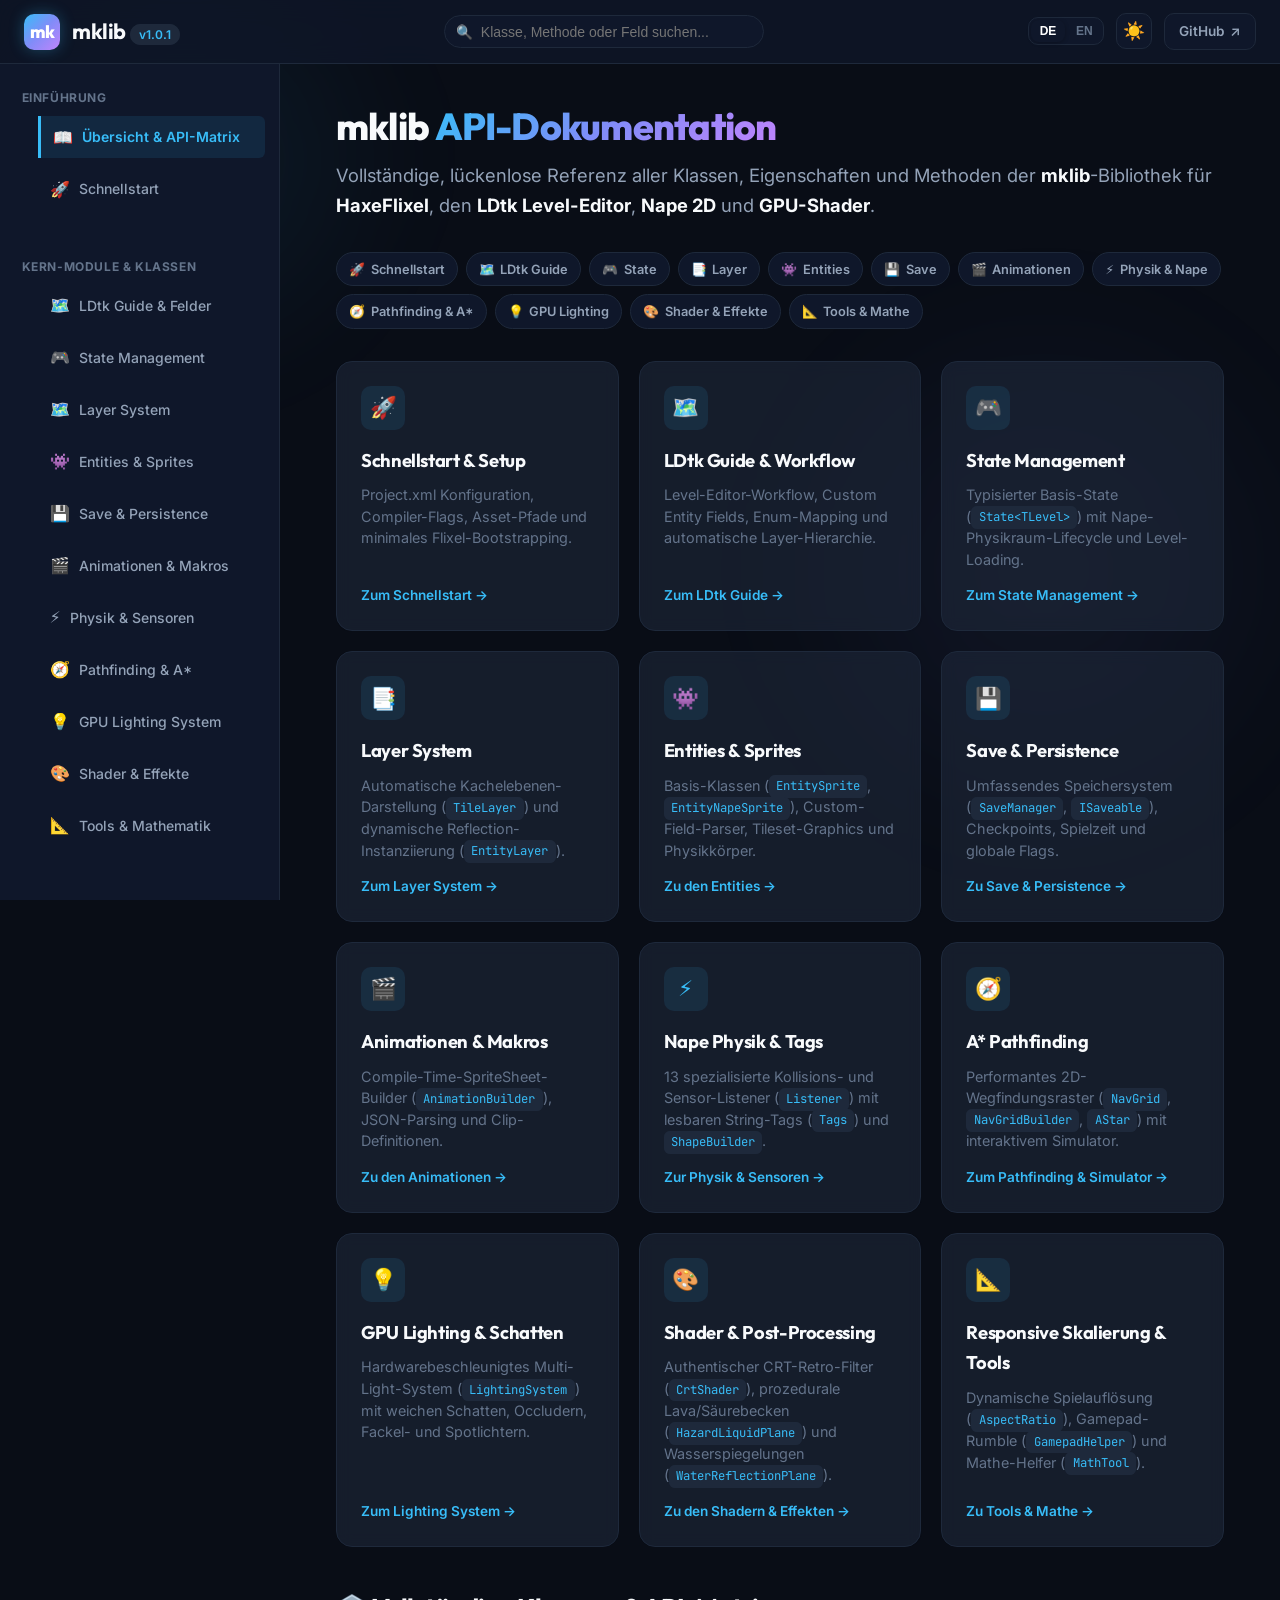
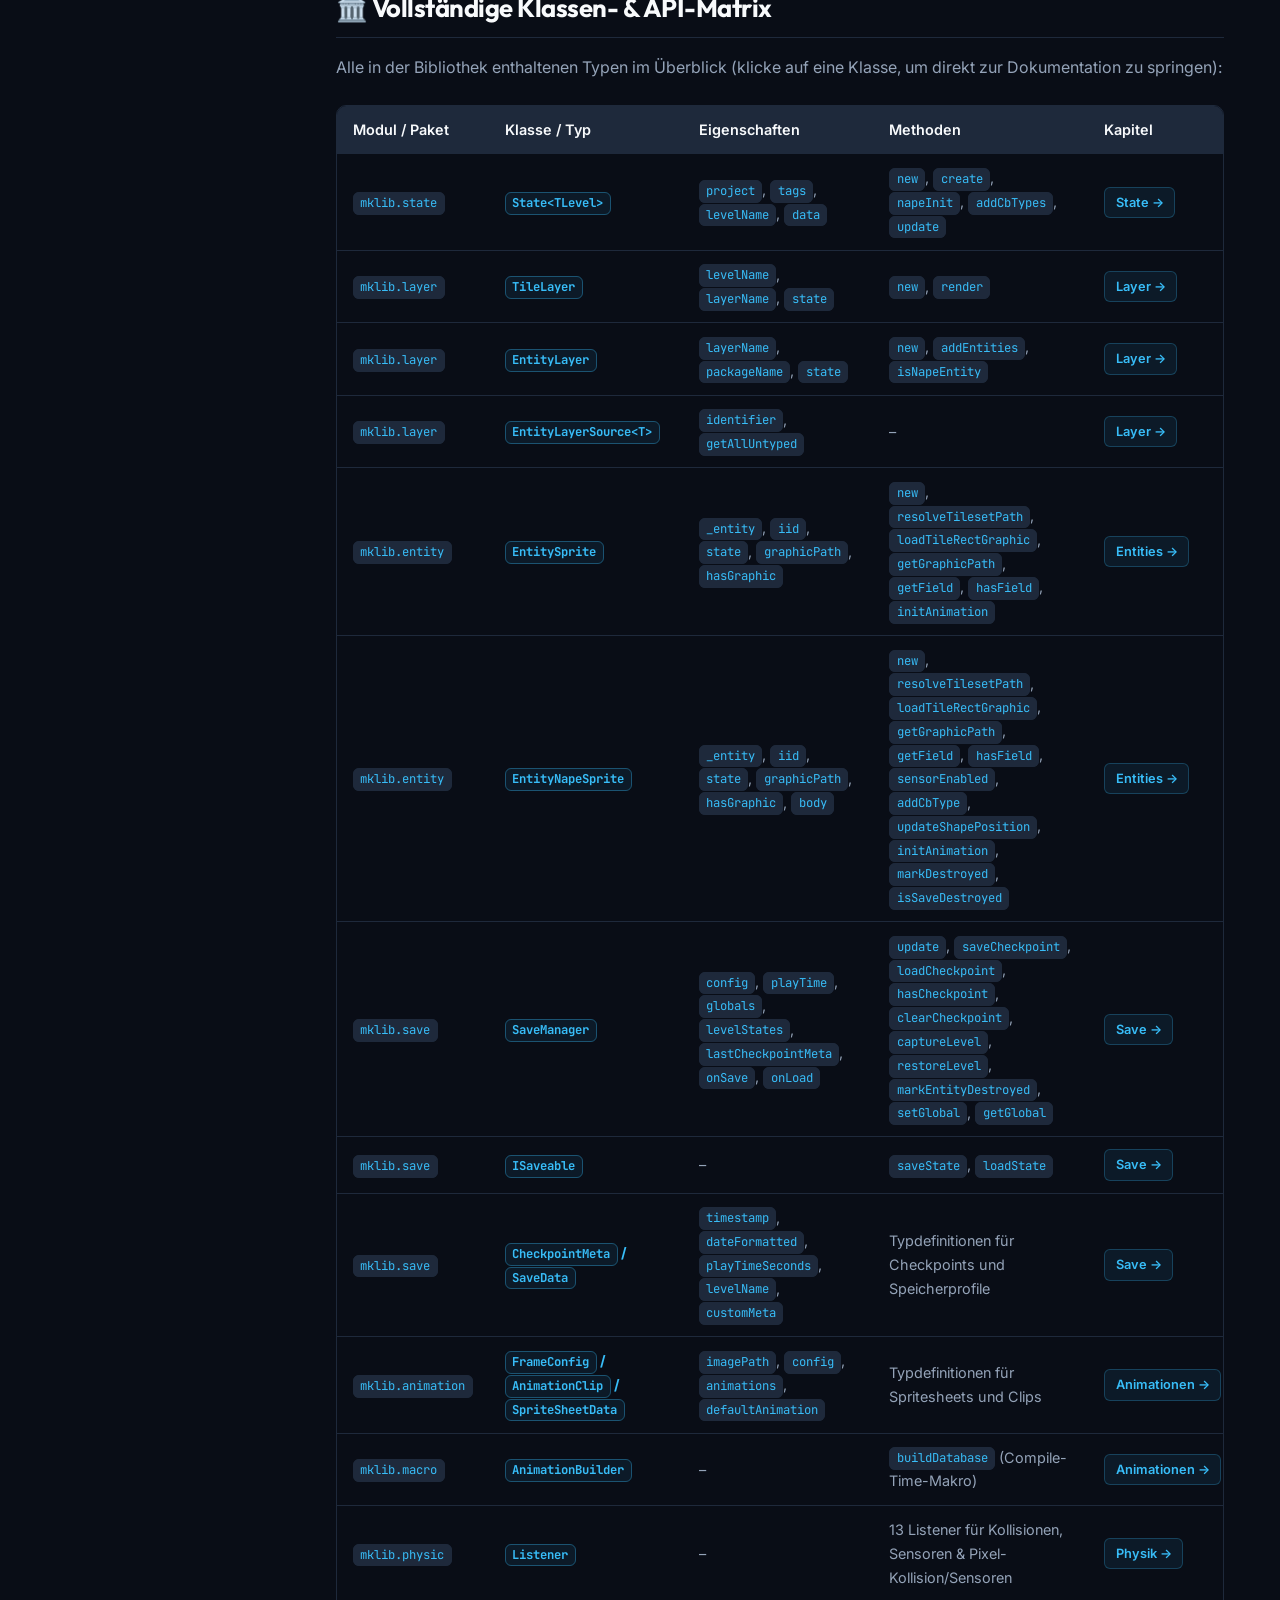
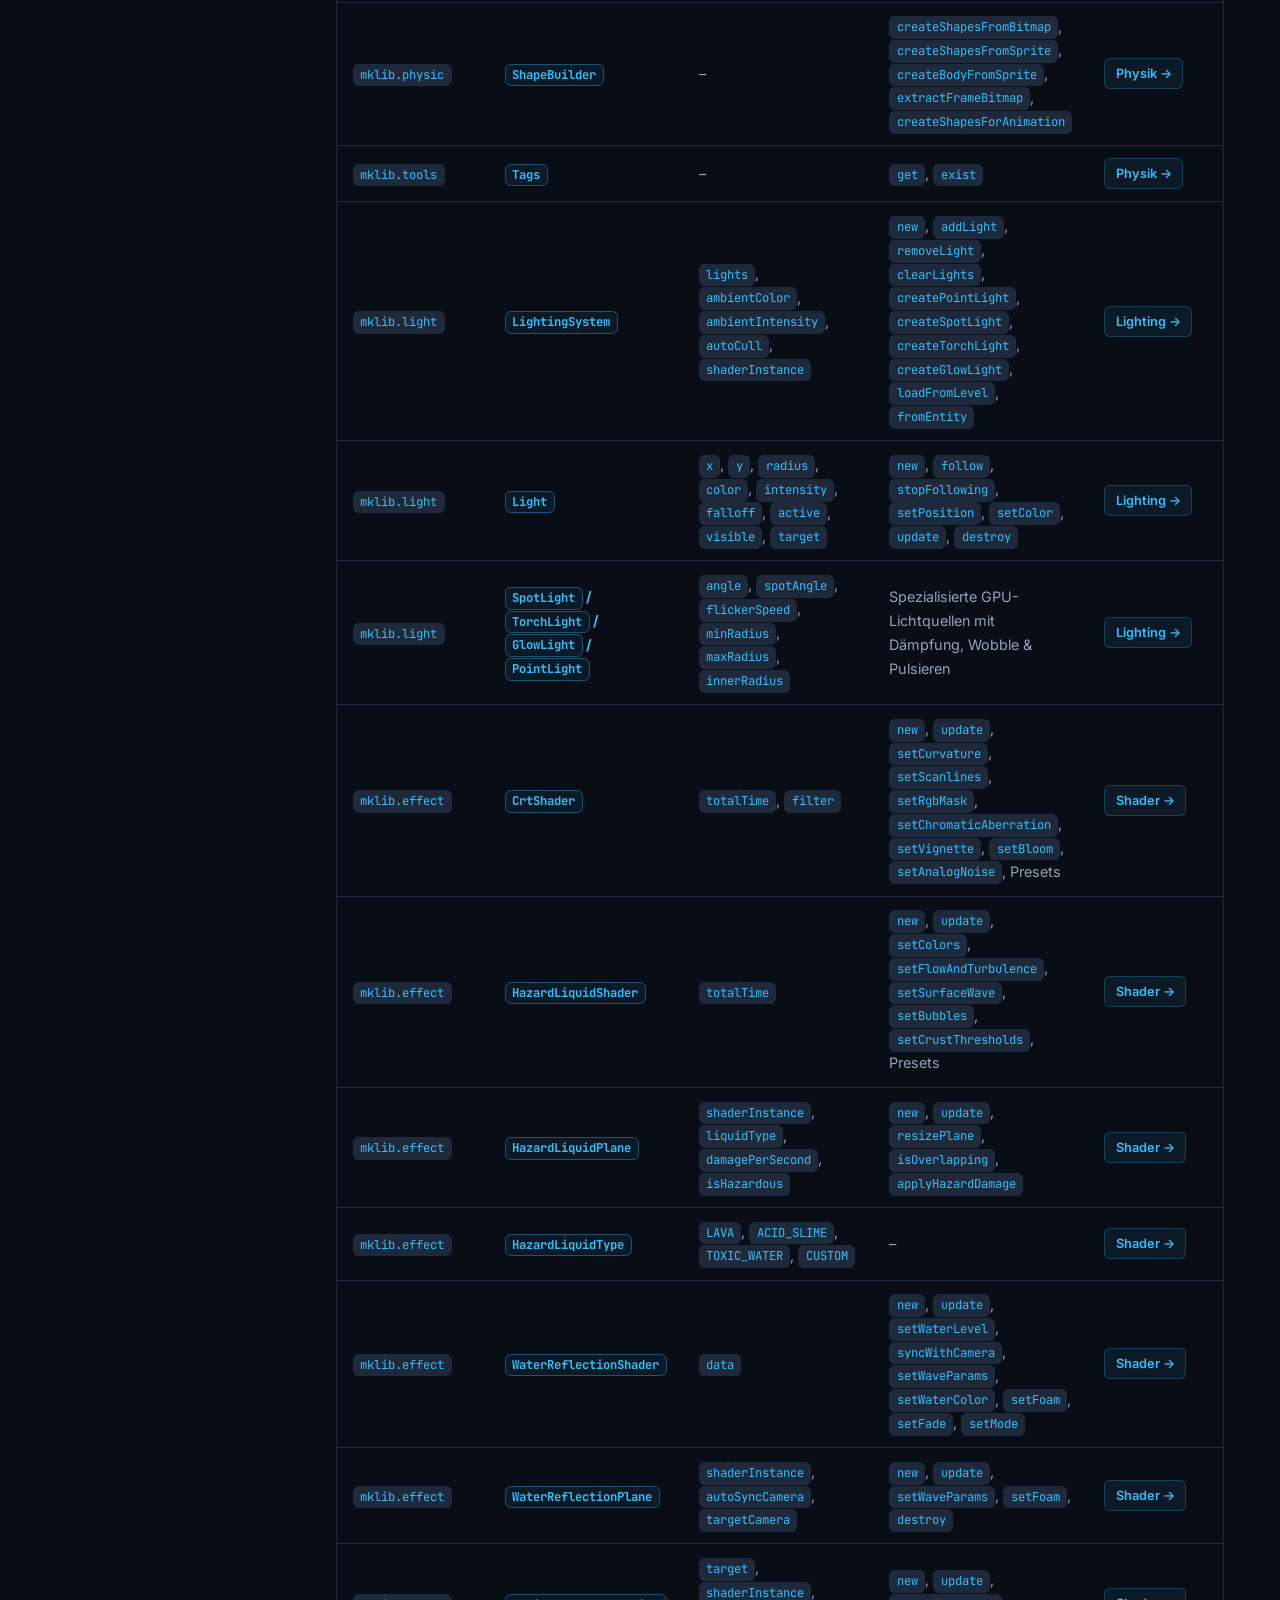
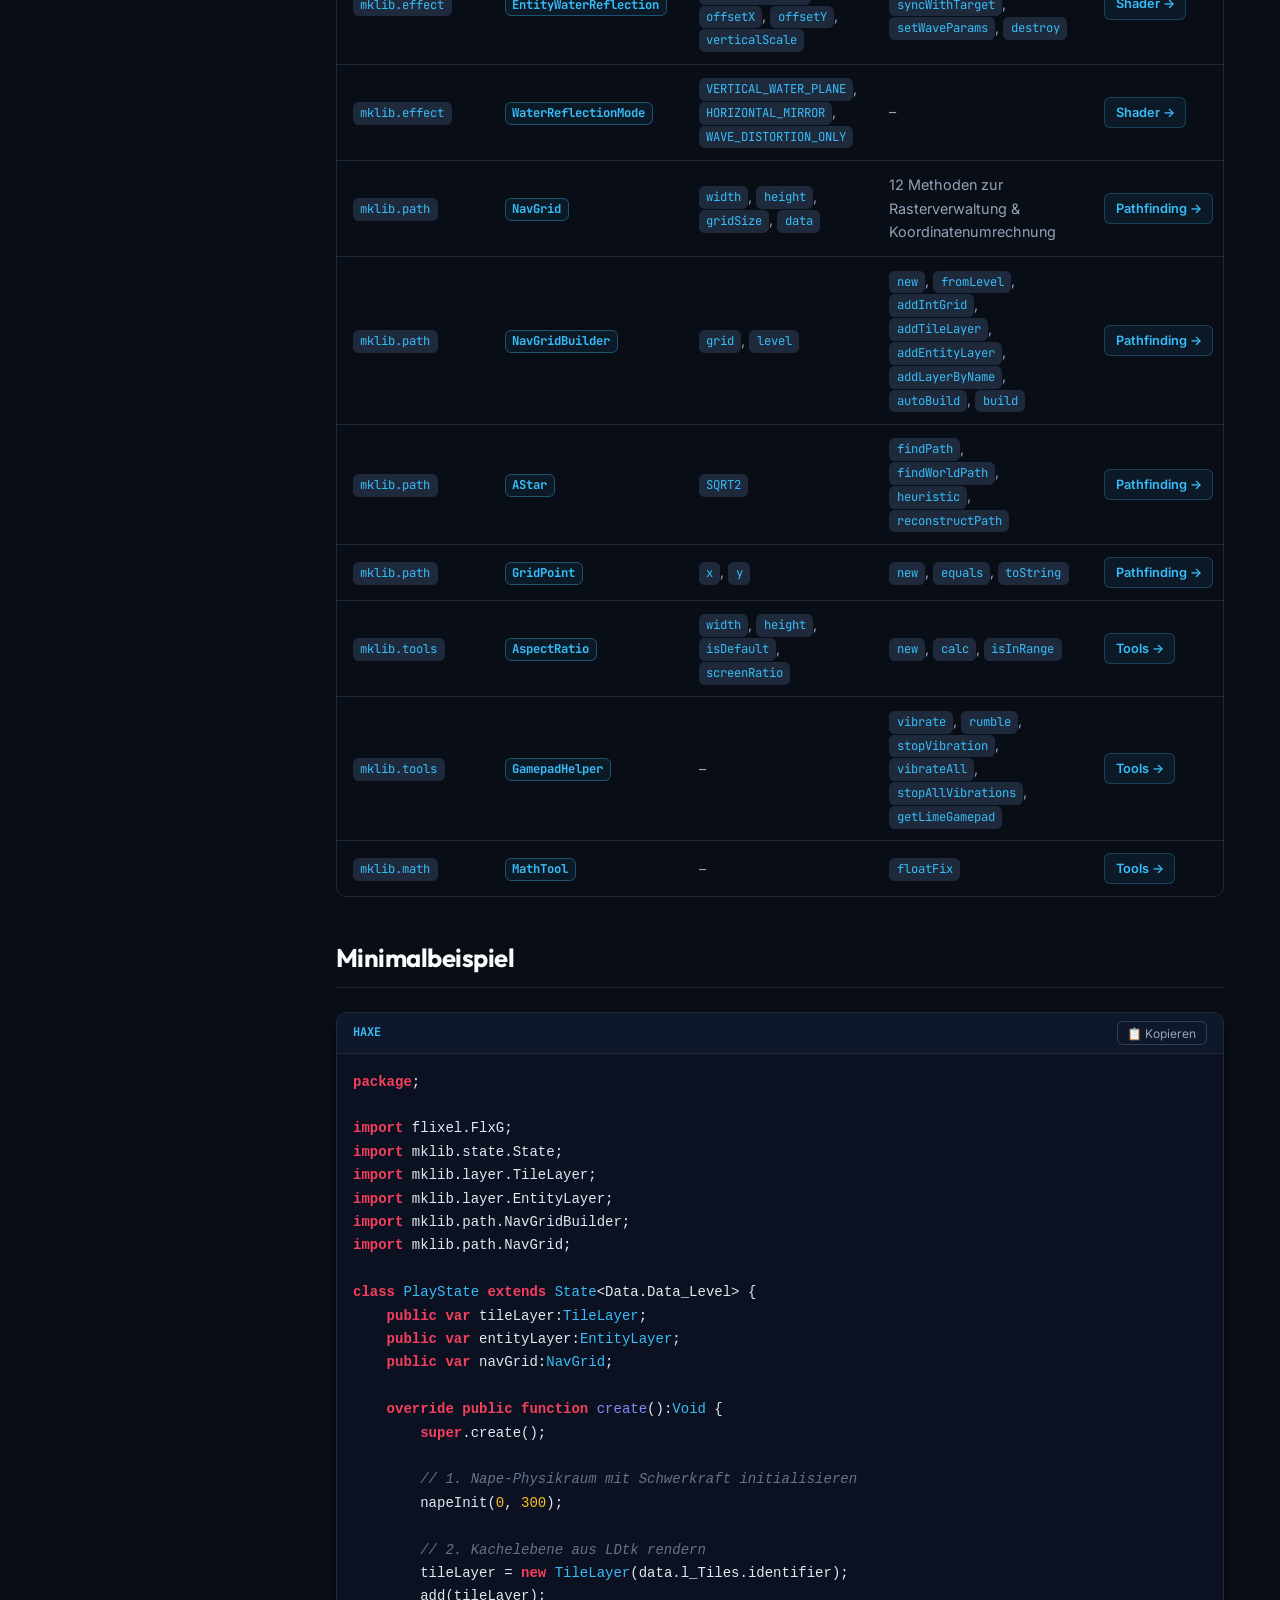
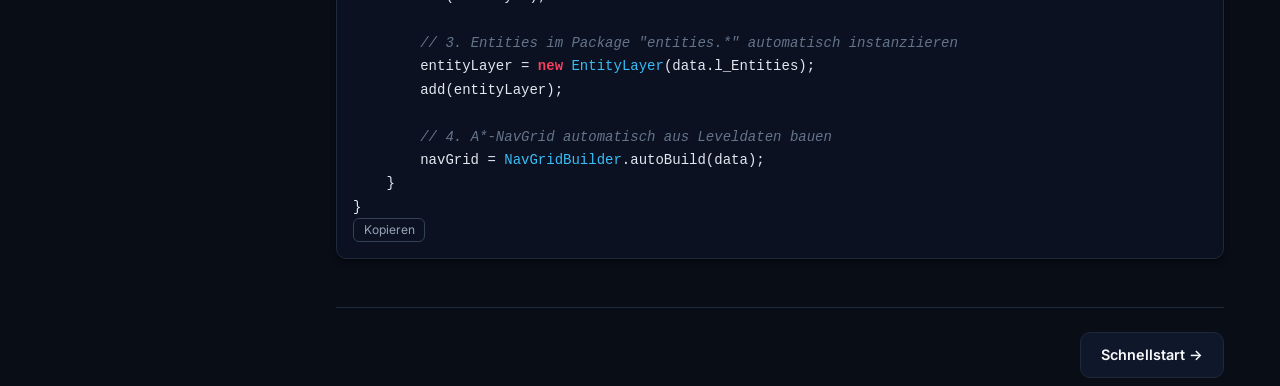
<file: docs/index.html>
<!DOCTYPE html>
<html lang="de">
<head>
  <meta charset="UTF-8">
  <meta name="viewport" content="width=device-width, initial-scale=1.0">
  <meta http-equiv="refresh" content="0; url=html/index.html">
  <title>mklib — Dokumentation & API-Referenz</title>
  <script>
    window.location.replace("html/index.html");
  </script>
  <style>
    body {
      margin: 0;
      padding: 0;
      min-height: 100vh;
      display: flex;
      flex-direction: column;
      align-items: center;
      justify-content: center;
      background-color: #090d16;
      color: #f8fafc;
      font-family: -apple-system, BlinkMacSystemFont, 'Segoe UI', Roboto, sans-serif;
      text-align: center;
    }
    .card {
      background: #0f172a;
      border: 1px solid #1e293b;
      padding: 2.5rem 3rem;
      border-radius: 16px;
      box-shadow: 0 10px 25px rgba(0, 0, 0, 0.5);
    }
    .logo-badge {
      display: inline-flex;
      align-items: center;
      justify-content: center;
      width: 48px;
      height: 48px;
      background: linear-gradient(135deg, #38bdf8 0%, #818cf8 100%);
      color: #fff;
      font-weight: 800;
      border-radius: 12px;
      font-size: 1.4rem;
      margin-bottom: 1rem;
    }
    h1 {
      margin: 0 0 0.5rem 0;
      font-size: 1.6rem;
      font-weight: 700;
    }
    p {
      color: #94a3b8;
      margin: 0 0 1.5rem 0;
    }
    a {
      display: inline-flex;
      align-items: center;
      gap: 0.5rem;
      background: #38bdf8;
      color: #090d16;
      text-decoration: none;
      font-weight: 700;
      padding: 0.65rem 1.5rem;
      border-radius: 9999px;
      transition: transform 0.2s, filter 0.2s;
    }
    a:hover {
      transform: translateY(-2px);
      filter: brightness(1.1);
    }
  </style>
</head>
<body>
  <div class="card">
    <div class="logo-badge">mk</div>
    <h1>mklib Dokumentation</h1>
    <p>Leite zur interaktiven HTML-Dokumentation weiter...</p>
    <a href="html/index.html">Zur Dokumentation &rarr;</a>
  </div>
</body>
</html>
</file>
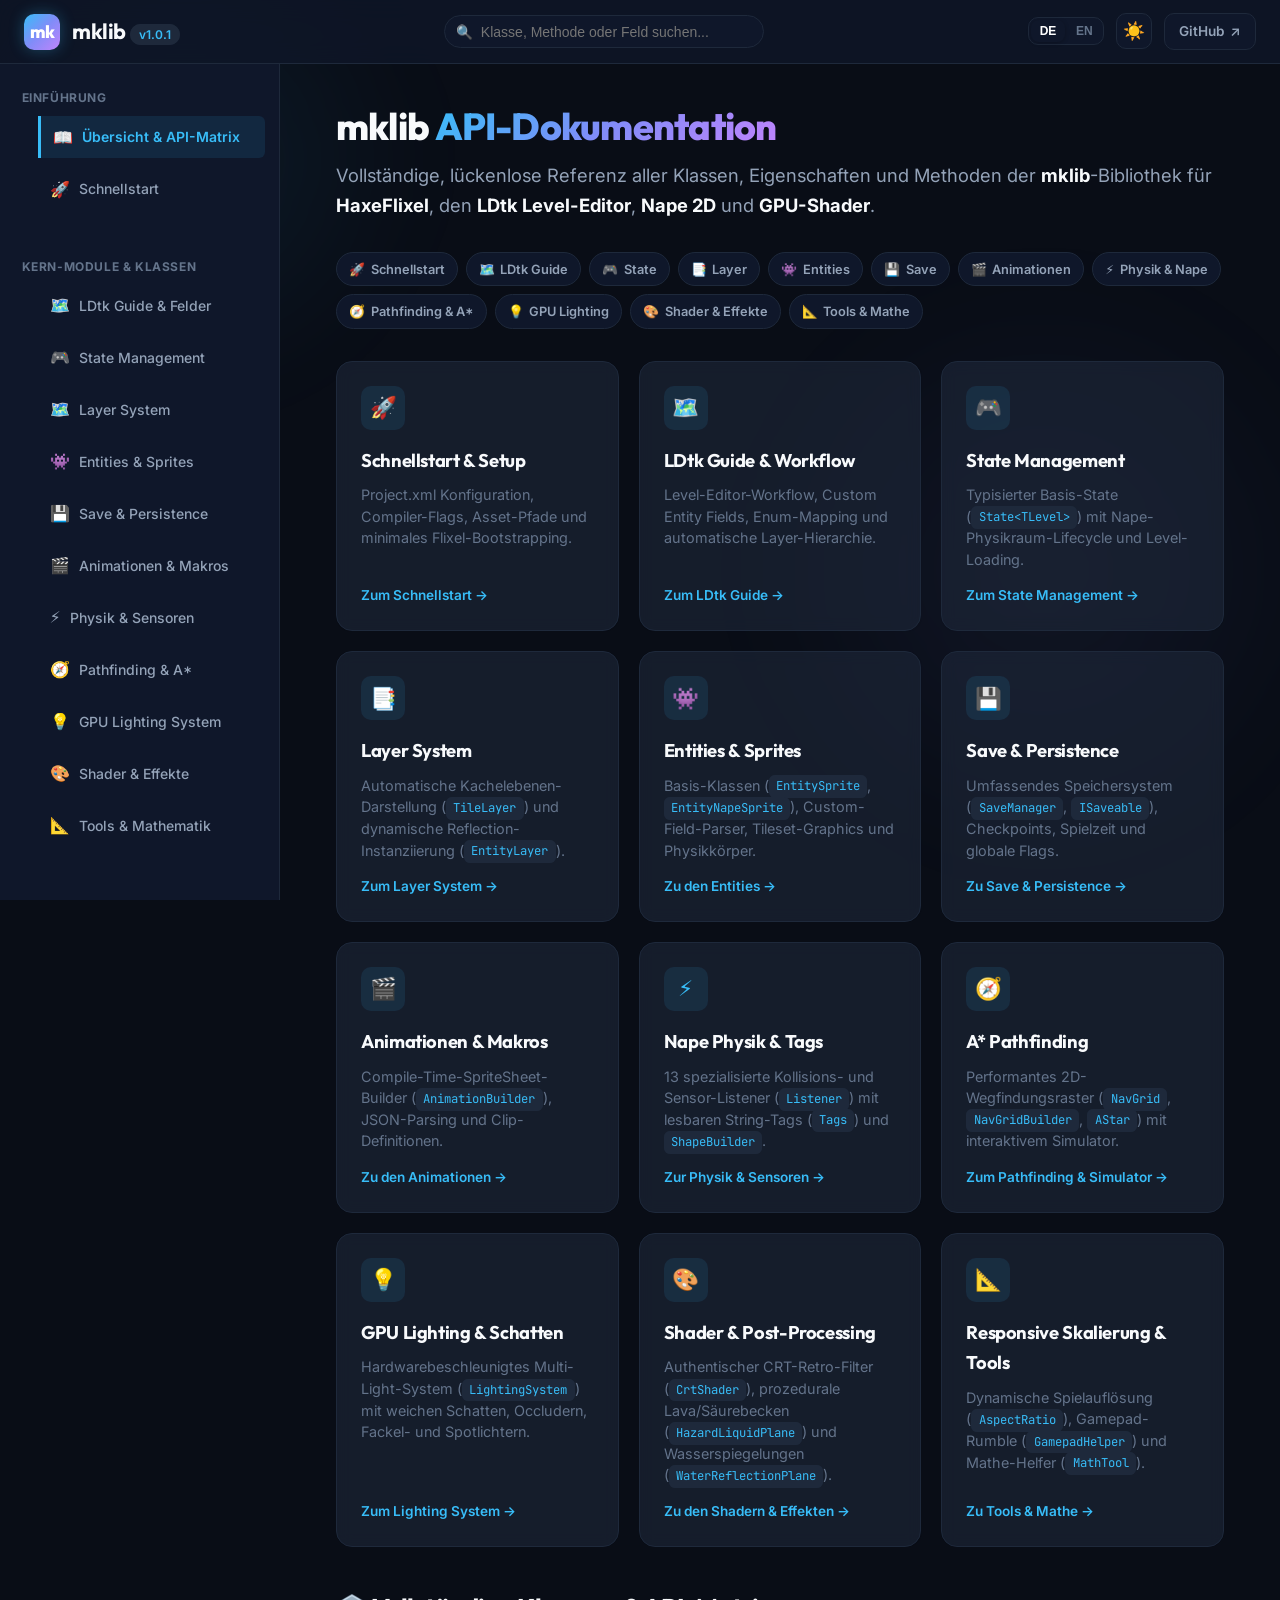
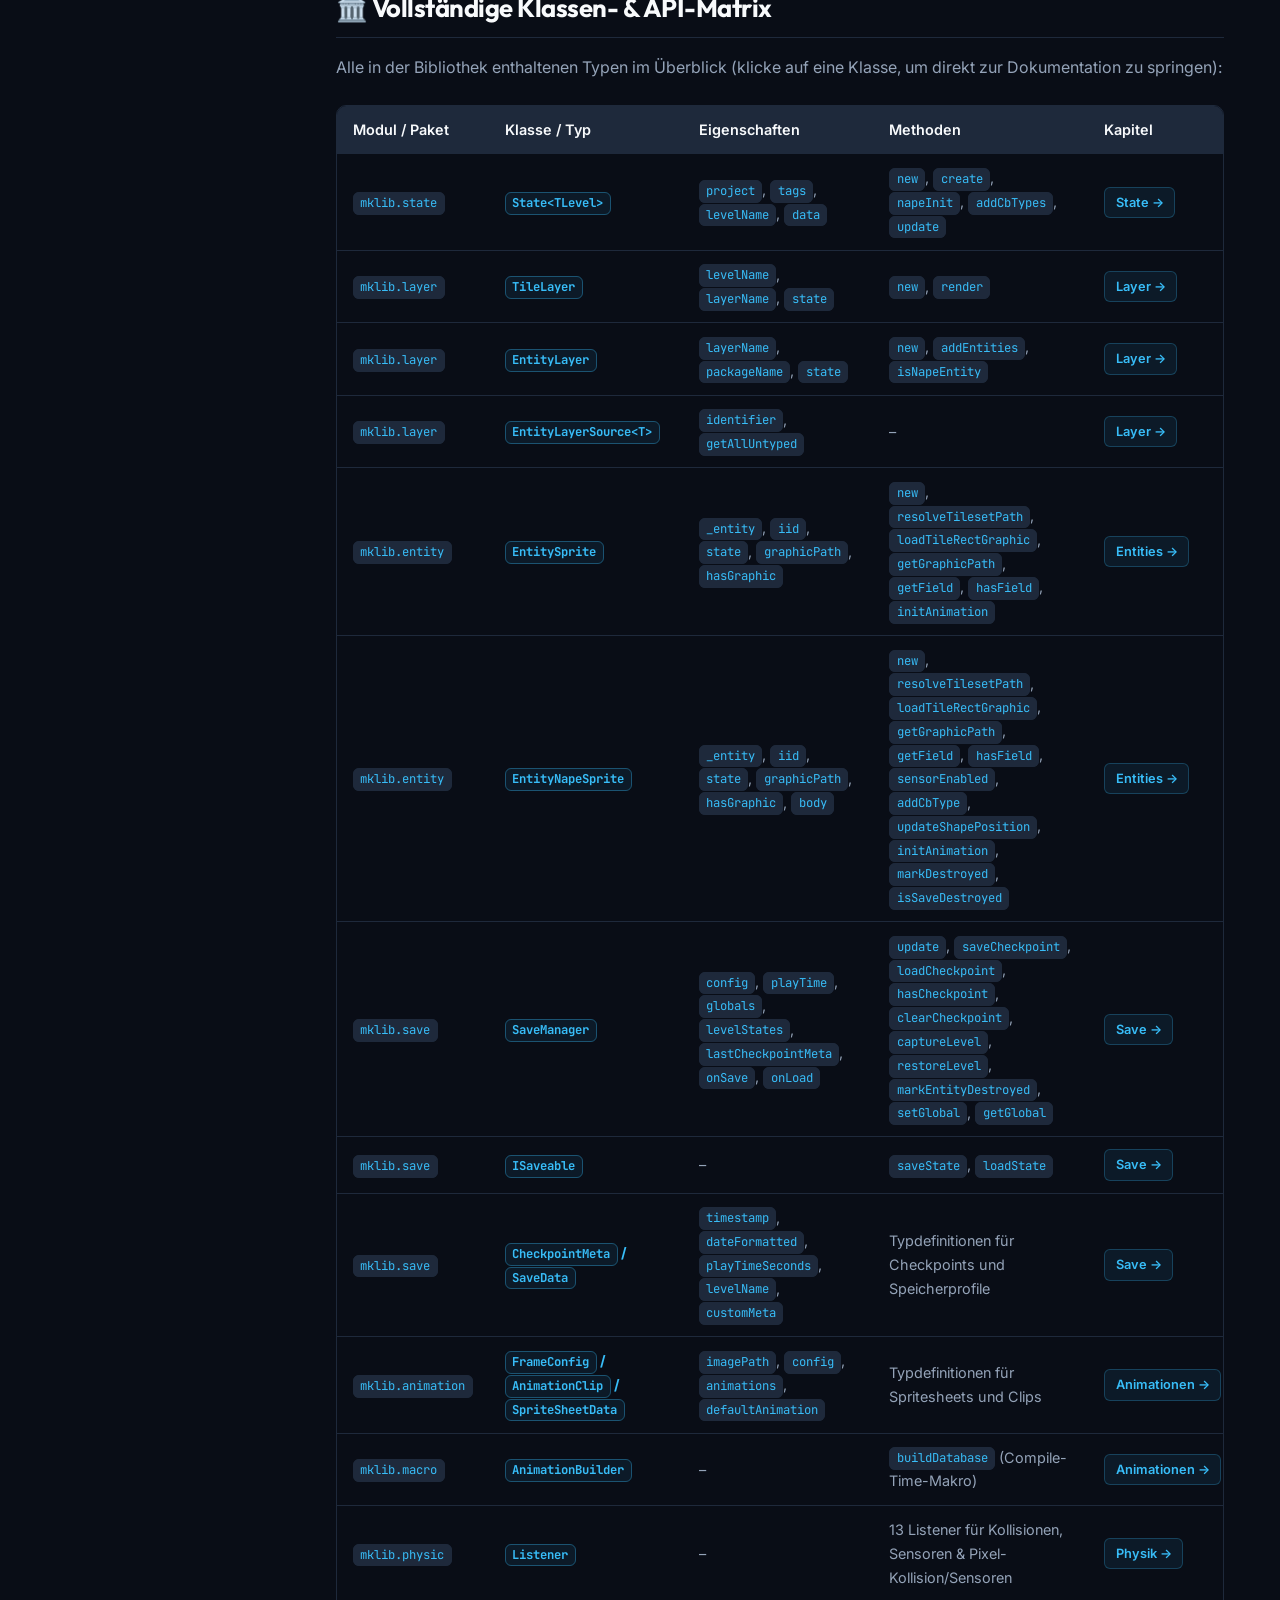
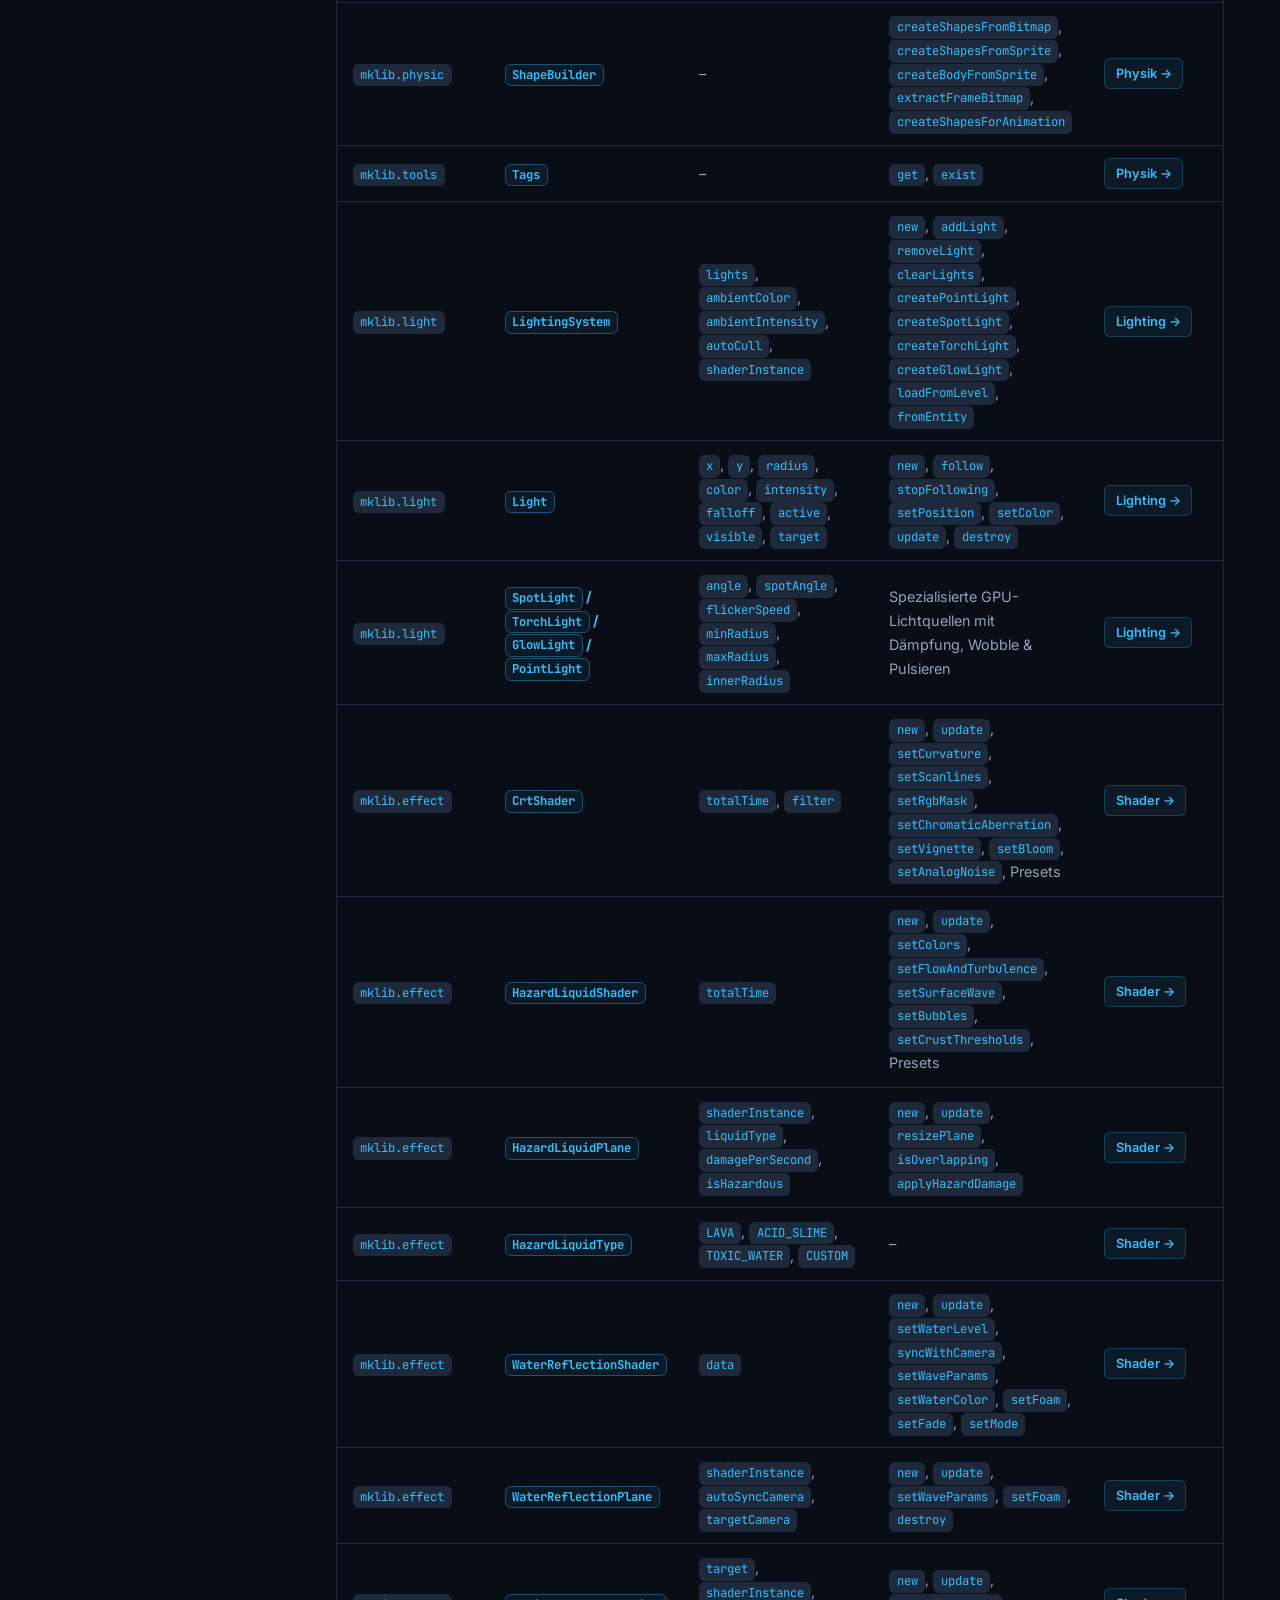
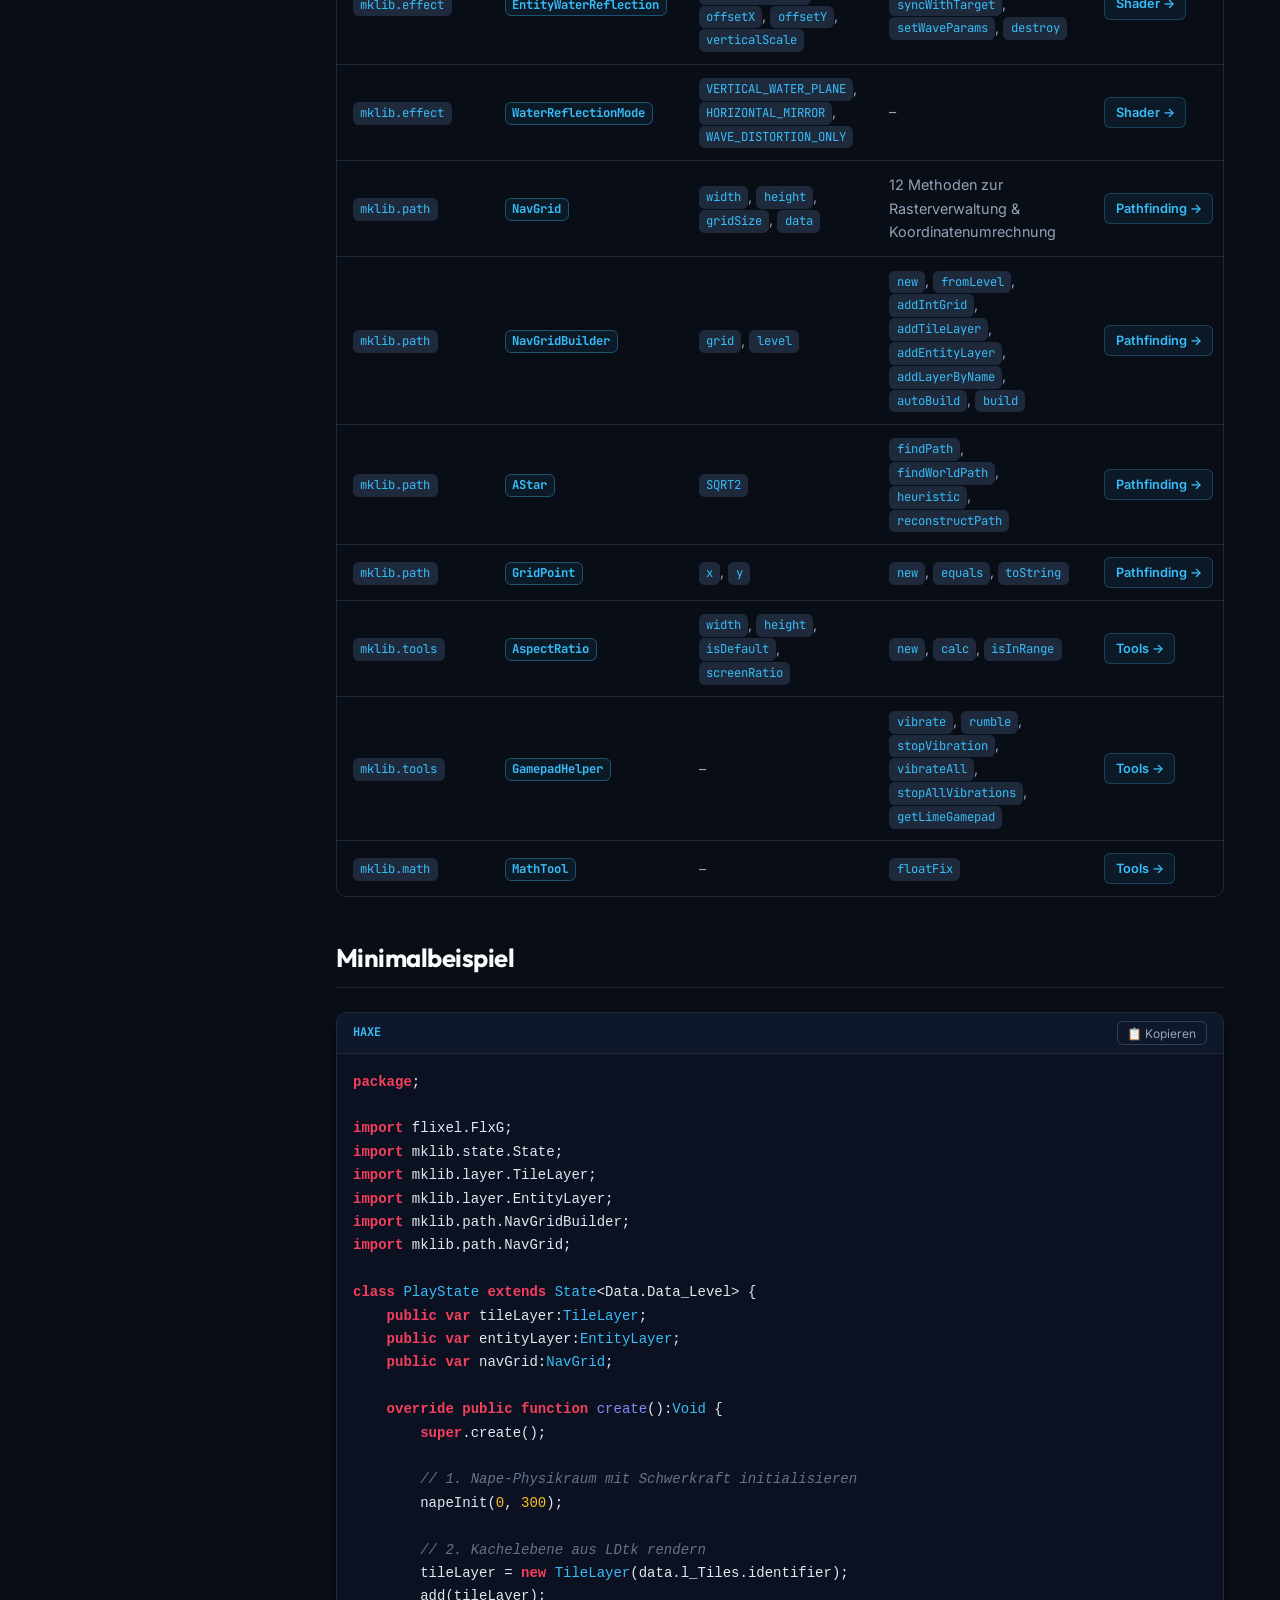
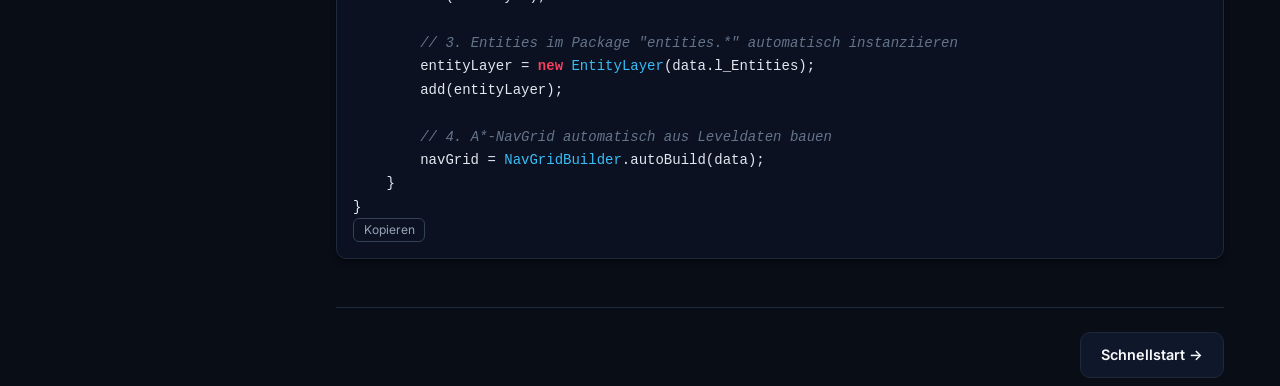
<file: docs/html/index.html>
<!DOCTYPE html>
<html lang="de" data-theme="dark">
<head>
  <meta charset="UTF-8">
  <meta name="viewport" content="width=device-width, initial-scale=1.0">
  <title>mklib — Vollständige Dokumentation & API-Referenz</title>
  <meta name="description" content="Lückenlose Dokumentation und API-Referenz für mklib — Jede Klasse, Methode und Eigenschaft für HaxeFlixel, LDtk und Nape 2D.">
  <link rel="preconnect" href="https://fonts.googleapis.com">
  <link rel="preconnect" href="https://fonts.gstatic.com" crossorigin>
  <link href="https://fonts.googleapis.com/css2?family=Inter:wght@400;500;600;700;800&family=JetBrains+Mono:wght@400;500;600;700&family=Outfit:wght@600;700;800&display=swap" rel="stylesheet">
  <link rel="stylesheet" href="styles.css">
</head>
<body>
  <!-- Ambient Glow Backgrounds -->
  <div class="bg-decorations">
    <div class="blob-1"></div>
    <div class="blob-2"></div>
  </div>

  <!-- Top Navigation Header -->
  <header class="top-header">
    <div style="display: flex; align-items: center; gap: 1rem;">
      <button class="icon-btn mobile-menu-btn" aria-label="Menü öffnen">☰</button>
      <a href="index.html" class="logo-group">
        <div class="logo-badge">mk</div>
        <div>
          <span class="logo-title">mklib</span>
          <span class="logo-version">v1.0.1</span>
        </div>
      </a>
    </div>

    <!-- Search Input -->
    <div class="header-search">
      <span class="search-icon">🔍</span>
      <input type="text" id="docs-search" class="search-input" placeholder="Klasse, Methode oder Feld suchen..." data-de="Klasse, Methode oder Feld suchen..." data-en="Search class, method, or field..." autocomplete="off">
    </div>

    <!-- Header Actions (Language Switcher & Theme Toggle & GitHub) -->
    <div class="header-actions">
      <!-- Language Switcher -->
      <div class="lang-switch-group">
        <button class="lang-btn active" data-set-lang="de" title="Deutsch">DE</button>
        <button class="lang-btn" data-set-lang="en" title="English">EN</button>
      </div>

      <button id="theme-toggle" class="icon-btn" title="Thema wechseln">☀️</button>
      <a href="https://github.com/markuskahl/mklib" target="_blank" rel="noopener noreferrer" class="github-link">
        <span>GitHub</span>
        <span>↗</span>
      </a>
    </div>
  </header>

  <!-- App Layout Container -->
  <div class="app-container">
    <!-- Sidebar Navigation -->
    <aside class="sidebar">
      <nav class="sidebar-nav">
        <div>
          <div class="nav-section-title" data-de="Einführung" data-en="Introduction">Einführung</div>
          <ul class="nav-list">
            <li class="nav-item active"><a href="index.html"><span class="nav-icon">📖</span> <span data-de="Übersicht & API-Matrix" data-en="Overview & API Matrix">Übersicht & API-Matrix</span></a></li>
            <li class="nav-item"><a href="getting-started.html"><span class="nav-icon">🚀</span> <span data-de="Schnellstart" data-en="Quick Start">Schnellstart</span></a></li>
          </ul>
        </div>

        <div>
          <div class="nav-section-title" data-de="Kern-Module & Klassen" data-en="Core Modules & Classes">Kern-Module & Klassen</div>
          <ul class="nav-list">
            <li class="nav-item"><a href="ldtk-guide.html"><span class="nav-icon">🗺️</span> <span data-de="LDtk Guide & Felder" data-en="LDtk Guide & Fields">LDtk Guide & Felder</span></a></li>
            <li class="nav-item"><a href="state.html"><span class="nav-icon">🎮</span> <span data-de="State Management" data-en="State Management">State Management</span></a></li>
            <li class="nav-item"><a href="layers.html"><span class="nav-icon">🗺️</span> <span data-de="Layer System" data-en="Layer System">Layer System</span></a></li>
            <li class="nav-item"><a href="entities.html"><span class="nav-icon">👾</span> <span data-de="Entities & Sprites" data-en="Entities & Sprites">Entities & Sprites</span></a></li>
            <li class="nav-item"><a href="save.html"><span class="nav-icon">💾</span> <span data-de="Save & Persistence" data-en="Save & Persistence">Save & Persistence</span></a></li>
            <li class="nav-item"><a href="animation.html"><span class="nav-icon">🎬</span> <span data-de="Animationen & Makros" data-en="Animations & Macros">Animationen & Makros</span></a></li>
            <li class="nav-item"><a href="physics.html"><span class="nav-icon">⚡</span> <span data-de="Physik & Sensoren" data-en="Physics & Sensors">Physik & Sensoren</span></a></li>
            <li class="nav-item"><a href="pathfinding.html"><span class="nav-icon">🧭</span> <span data-de="Pathfinding & A*" data-en="Pathfinding & A*">Pathfinding & A*</span></a></li>
            <li class="nav-item"><a href="lighting.html"><span class="nav-icon">💡</span> <span data-de="GPU Lighting System" data-en="GPU Lighting System">GPU Lighting System</span></a></li>
            <li class="nav-item"><a href="effects.html"><span class="nav-icon">🎨</span> <span data-de="Shader & Effekte" data-en="Shaders & Effects">Shader & Effekte</span></a></li>
            <li class="nav-item"><a href="tools-math.html"><span class="nav-icon">📐</span> <span data-de="Tools & Mathematik" data-en="Tools & Mathematics">Tools & Mathematik</span></a></li>
          </ul>
        </div>
      </nav>
    </aside>

    <!-- Main Content Area -->
    <main class="main-content">
      <!-- Section: overview -->
<section id="overview" class="doc-section active">
        <div data-lang="de">
          <h1>mklib <span class="hero-gradient-text">API-Dokumentation</span></h1>
          <p class="section-desc">
            Vollständige, lückenlose Referenz aller Klassen, Eigenschaften und Methoden der <strong>mklib</strong>-Bibliothek für <strong>HaxeFlixel</strong>, den <strong>LDtk Level-Editor</strong>, <strong>Nape 2D</strong> und <strong>GPU-Shader</strong>.
          </p>

          <div class="quick-nav-pills">
            <a href="getting-started.html" class="pill-link"><span>🚀</span> Schnellstart</a>
            <a href="ldtk-guide.html" class="pill-link"><span>🗺️</span> LDtk Guide</a>
            <a href="state.html" class="pill-link"><span>🎮</span> State</a>
            <a href="layers.html" class="pill-link"><span>📑</span> Layer</a>
            <a href="entities.html" class="pill-link"><span>👾</span> Entities</a>
            <a href="save.html" class="pill-link"><span>💾</span> Save</a>
            <a href="animation.html" class="pill-link"><span>🎬</span> Animationen</a>
            <a href="physics.html" class="pill-link"><span>⚡</span> Physik & Nape</a>
            <a href="pathfinding.html" class="pill-link"><span>🧭</span> Pathfinding & A*</a>
            <a href="lighting.html" class="pill-link"><span>💡</span> GPU Lighting</a>
            <a href="effects.html" class="pill-link"><span>🎨</span> Shader & Effekte</a>
            <a href="tools-math.html" class="pill-link"><span>📐</span> Tools & Mathe</a>
          </div>

          <div class="feature-grid">
            <a href="getting-started.html" class="feature-card">
              <div class="feature-icon">🚀</div>
              <h3>Schnellstart & Setup</h3>
              <p>Project.xml Konfiguration, Compiler-Flags, Asset-Pfade und minimales Flixel-Bootstrapping.</p>
              <div class="card-link-hint">Zum Schnellstart →</div>
            </a>
            <a href="ldtk-guide.html" class="feature-card">
              <div class="feature-icon">🗺️</div>
              <h3>LDtk Guide & Workflow</h3>
              <p>Level-Editor-Workflow, Custom Entity Fields, Enum-Mapping und automatische Layer-Hierarchie.</p>
              <div class="card-link-hint">Zum LDtk Guide →</div>
            </a>
            <a href="state.html" class="feature-card">
              <div class="feature-icon">🎮</div>
              <h3>State Management</h3>
              <p>Typisierter Basis-State (<code>State&lt;TLevel&gt;</code>) mit Nape-Physikraum-Lifecycle und Level-Loading.</p>
              <div class="card-link-hint">Zum State Management →</div>
            </a>
            <a href="layers.html" class="feature-card">
              <div class="feature-icon">📑</div>
              <h3>Layer System</h3>
              <p>Automatische Kachelebenen-Darstellung (<code>TileLayer</code>) und dynamische Reflection-Instanziierung (<code>EntityLayer</code>).</p>
              <div class="card-link-hint">Zum Layer System →</div>
            </a>
            <a href="entities.html" class="feature-card">
              <div class="feature-icon">👾</div>
              <h3>Entities & Sprites</h3>
              <p>Basis-Klassen (<code>EntitySprite</code>, <code>EntityNapeSprite</code>), Custom-Field-Parser, Tileset-Graphics und Physikkörper.</p>
              <div class="card-link-hint">Zu den Entities →</div>
            </a>
            <a href="save.html" class="feature-card">
              <div class="feature-icon">💾</div>
              <h3>Save & Persistence</h3>
              <p>Umfassendes Speichersystem (<code>SaveManager</code>, <code>ISaveable</code>), Checkpoints, Spielzeit und globale Flags.</p>
              <div class="card-link-hint">Zu Save & Persistence →</div>
            </a>
            <a href="animation.html" class="feature-card">
              <div class="feature-icon">🎬</div>
              <h3>Animationen & Makros</h3>
              <p>Compile-Time-SpriteSheet-Builder (<code>AnimationBuilder</code>), JSON-Parsing und Clip-Definitionen.</p>
              <div class="card-link-hint">Zu den Animationen →</div>
            </a>
            <a href="physics.html" class="feature-card">
              <div class="feature-icon">⚡</div>
              <h3>Nape Physik & Tags</h3>
              <p>13 spezialisierte Kollisions- und Sensor-Listener (<code>Listener</code>) mit lesbaren String-Tags (<code>Tags</code>) und <code>ShapeBuilder</code>.</p>
              <div class="card-link-hint">Zur Physik & Sensoren →</div>
            </a>
            <a href="pathfinding.html" class="feature-card">
              <div class="feature-icon">🧭</div>
              <h3>A* Pathfinding</h3>
              <p>Performantes 2D-Wegfindungsraster (<code>NavGrid</code>, <code>NavGridBuilder</code>, <code>AStar</code>) mit interaktivem Simulator.</p>
              <div class="card-link-hint">Zum Pathfinding & Simulator →</div>
            </a>
            <a href="lighting.html" class="feature-card">
              <div class="feature-icon">💡</div>
              <h3>GPU Lighting & Schatten</h3>
              <p>Hardwarebeschleunigtes Multi-Light-System (<code>LightingSystem</code>) mit weichen Schatten, Occludern, Fackel- und Spotlichtern.</p>
              <div class="card-link-hint">Zum Lighting System →</div>
            </a>
            <a href="effects.html" class="feature-card">
              <div class="feature-icon">🎨</div>
              <h3>Shader & Post-Processing</h3>
              <p>Authentischer CRT-Retro-Filter (<code>CrtShader</code>), prozedurale Lava/Säurebecken (<code>HazardLiquidPlane</code>) und Wasserspiegelungen (<code>WaterReflectionPlane</code>).</p>
              <div class="card-link-hint">Zu den Shadern & Effekten →</div>
            </a>
            <a href="tools-math.html" class="feature-card">
              <div class="feature-icon">📐</div>
              <h3>Responsive Skalierung & Tools</h3>
              <p>Dynamische Spielauflösung (<code>AspectRatio</code>), Gamepad-Rumble (<code>GamepadHelper</code>) und Mathe-Helfer (<code>MathTool</code>).</p>
              <div class="card-link-hint">Zu Tools & Mathe →</div>
            </a>
          </div>

          <h2>🏛️ Vollständige Klassen- & API-Matrix</h2>
          <p>Alle in der Bibliothek enthaltenen Typen im Überblick (klicke auf eine Klasse, um direkt zur Dokumentation zu springen):</p>

          <div class="api-table-wrapper">
            <table class="api-table">
              <thead>
                <tr>
                  <th>Modul / Paket</th>
                  <th>Klasse / Typ</th>
                  <th>Eigenschaften</th>
                  <th>Methoden</th>
                  <th>Kapitel</th>
                </tr>
              </thead>
              <tbody>
                <tr>
                  <td><a href="state.html" class="package-link"><code>mklib.state</code></a></td>
                  <td><a href="state.html" class="table-class-link"><strong><code>State&lt;TLevel&gt;</code></strong></a></td>
                  <td><code>project</code>, <code>tags</code>, <code>levelName</code>, <code>data</code></td>
                  <td><code>new</code>, <code>create</code>, <code>napeInit</code>, <code>addCbTypes</code>, <code>update</code></td>
                  <td><a href="state.html" class="api-matrix-btn">State →</a></td>
                </tr>
                <tr>
                  <td><a href="layers.html" class="package-link"><code>mklib.layer</code></a></td>
                  <td><a href="layers.html" class="table-class-link"><strong><code>TileLayer</code></strong></a></td>
                  <td><code>levelName</code>, <code>layerName</code>, <code>state</code></td>
                  <td><code>new</code>, <code>render</code></td>
                  <td><a href="layers.html" class="api-matrix-btn">Layer →</a></td>
                </tr>
                <tr>
                  <td><a href="layers.html" class="package-link"><code>mklib.layer</code></a></td>
                  <td><a href="layers.html" class="table-class-link"><strong><code>EntityLayer</code></strong></a></td>
                  <td><code>layerName</code>, <code>packageName</code>, <code>state</code></td>
                  <td><code>new</code>, <code>addEntities</code>, <code>isNapeEntity</code></td>
                  <td><a href="layers.html" class="api-matrix-btn">Layer →</a></td>
                </tr>
                <tr>
                  <td><a href="layers.html" class="package-link"><code>mklib.layer</code></a></td>
                  <td><a href="layers.html" class="table-class-link"><strong><code>EntityLayerSource&lt;T&gt;</code></strong></a></td>
                  <td><code>identifier</code>, <code>getAllUntyped</code></td>
                  <td>–</td>
                  <td><a href="layers.html" class="api-matrix-btn">Layer →</a></td>
                </tr>
                <tr>
                  <td><a href="entities.html" class="package-link"><code>mklib.entity</code></a></td>
                  <td><a href="entities.html" class="table-class-link"><strong><code>EntitySprite</code></strong></a></td>
                  <td><code>_entity</code>, <code>iid</code>, <code>state</code>, <code>graphicPath</code>, <code>hasGraphic</code></td>
                  <td><code>new</code>, <code>resolveTilesetPath</code>, <code>loadTileRectGraphic</code>, <code>getGraphicPath</code>, <code>getField</code>, <code>hasField</code>, <code>initAnimation</code></td>
                  <td><a href="entities.html" class="api-matrix-btn">Entities →</a></td>
                </tr>
                <tr>
                  <td><a href="entities.html" class="package-link"><code>mklib.entity</code></a></td>
                  <td><a href="entities.html" class="table-class-link"><strong><code>EntityNapeSprite</code></strong></a></td>
                  <td><code>_entity</code>, <code>iid</code>, <code>state</code>, <code>graphicPath</code>, <code>hasGraphic</code>, <code>body</code></td>
                  <td><code>new</code>, <code>resolveTilesetPath</code>, <code>loadTileRectGraphic</code>, <code>getGraphicPath</code>, <code>getField</code>, <code>hasField</code>, <code>sensorEnabled</code>, <code>addCbType</code>, <code>updateShapePosition</code>, <code>initAnimation</code>, <code>markDestroyed</code>, <code>isSaveDestroyed</code></td>
                  <td><a href="entities.html" class="api-matrix-btn">Entities →</a></td>
                </tr>
                <tr>
                  <td><a href="save.html" class="package-link"><code>mklib.save</code></a></td>
                  <td><a href="save.html" class="table-class-link"><strong><code>SaveManager</code></strong></a></td>
                  <td><code>config</code>, <code>playTime</code>, <code>globals</code>, <code>levelStates</code>, <code>lastCheckpointMeta</code>, <code>onSave</code>, <code>onLoad</code></td>
                  <td><code>update</code>, <code>saveCheckpoint</code>, <code>loadCheckpoint</code>, <code>hasCheckpoint</code>, <code>clearCheckpoint</code>, <code>captureLevel</code>, <code>restoreLevel</code>, <code>markEntityDestroyed</code>, <code>setGlobal</code>, <code>getGlobal</code></td>
                  <td><a href="save.html" class="api-matrix-btn">Save →</a></td>
                </tr>
                <tr>
                  <td><a href="save.html" class="package-link"><code>mklib.save</code></a></td>
                  <td><a href="save.html" class="table-class-link"><strong><code>ISaveable</code></strong></a></td>
                  <td>–</td>
                  <td><code>saveState</code>, <code>loadState</code></td>
                  <td><a href="save.html" class="api-matrix-btn">Save →</a></td>
                </tr>
                <tr>
                  <td><a href="save.html" class="package-link"><code>mklib.save</code></a></td>
                  <td><a href="save.html" class="table-class-link"><strong><code>CheckpointMeta</code> / <code>SaveData</code></strong></a></td>
                  <td><code>timestamp</code>, <code>dateFormatted</code>, <code>playTimeSeconds</code>, <code>levelName</code>, <code>customMeta</code></td>
                  <td>Typdefinitionen für Checkpoints und Speicherprofile</td>
                  <td><a href="save.html" class="api-matrix-btn">Save →</a></td>
                </tr>
                <tr>
                  <td><a href="animation.html" class="package-link"><code>mklib.animation</code></a></td>
                  <td><a href="animation.html" class="table-class-link"><strong><code>FrameConfig</code> / <code>AnimationClip</code> / <code>SpriteSheetData</code></strong></a></td>
                  <td><code>imagePath</code>, <code>config</code>, <code>animations</code>, <code>defaultAnimation</code></td>
                  <td>Typdefinitionen für Spritesheets und Clips</td>
                  <td><a href="animation.html" class="api-matrix-btn">Animationen →</a></td>
                </tr>
                <tr>
                  <td><a href="animation.html" class="package-link"><code>mklib.macro</code></a></td>
                  <td><a href="animation.html" class="table-class-link"><strong><code>AnimationBuilder</code></strong></a></td>
                  <td>–</td>
                  <td><code>buildDatabase</code> (Compile-Time-Makro)</td>
                  <td><a href="animation.html" class="api-matrix-btn">Animationen →</a></td>
                </tr>
                <tr>
                  <td><a href="physics.html" class="package-link"><code>mklib.physic</code></a></td>
                  <td><a href="physics.html" class="table-class-link"><strong><code>Listener</code></strong></a></td>
                  <td>–</td>
                  <td>13 Listener für Kollisionen, Sensoren & Pixel-Kollision/Sensoren</td>
                  <td><a href="physics.html" class="api-matrix-btn">Physik →</a></td>
                </tr>
                <tr>
                  <td><a href="physics.html" class="package-link"><code>mklib.physic</code></a></td>
                  <td><a href="physics.html" class="table-class-link"><strong><code>ShapeBuilder</code></strong></a></td>
                  <td>–</td>
                  <td><code>createShapesFromBitmap</code>, <code>createShapesFromSprite</code>, <code>createBodyFromSprite</code>, <code>extractFrameBitmap</code>, <code>createShapesForAnimation</code></td>
                  <td><a href="physics.html" class="api-matrix-btn">Physik →</a></td>
                </tr>
                <tr>
                  <td><a href="physics.html" class="package-link"><code>mklib.tools</code></a></td>
                  <td><a href="physics.html" class="table-class-link"><strong><code>Tags</code></strong></a></td>
                  <td>–</td>
                  <td><code>get</code>, <code>exist</code></td>
                  <td><a href="physics.html" class="api-matrix-btn">Physik →</a></td>
                </tr>
                <tr>
                  <td><a href="lighting.html" class="package-link"><code>mklib.light</code></a></td>
                  <td><a href="lighting.html" class="table-class-link"><strong><code>LightingSystem</code></strong></a></td>
                  <td><code>lights</code>, <code>ambientColor</code>, <code>ambientIntensity</code>, <code>autoCull</code>, <code>shaderInstance</code></td>
                  <td><code>new</code>, <code>addLight</code>, <code>removeLight</code>, <code>clearLights</code>, <code>createPointLight</code>, <code>createSpotLight</code>, <code>createTorchLight</code>, <code>createGlowLight</code>, <code>loadFromLevel</code>, <code>fromEntity</code></td>
                  <td><a href="lighting.html" class="api-matrix-btn">Lighting →</a></td>
                </tr>
                <tr>
                  <td><a href="lighting.html" class="package-link"><code>mklib.light</code></a></td>
                  <td><a href="lighting.html" class="table-class-link"><strong><code>Light</code></strong></a></td>
                  <td><code>x</code>, <code>y</code>, <code>radius</code>, <code>color</code>, <code>intensity</code>, <code>falloff</code>, <code>active</code>, <code>visible</code>, <code>target</code></td>
                  <td><code>new</code>, <code>follow</code>, <code>stopFollowing</code>, <code>setPosition</code>, <code>setColor</code>, <code>update</code>, <code>destroy</code></td>
                  <td><a href="lighting.html" class="api-matrix-btn">Lighting →</a></td>
                </tr>
                <tr>
                  <td><a href="lighting.html" class="package-link"><code>mklib.light</code></a></td>
                  <td><a href="lighting.html" class="table-class-link"><strong><code>SpotLight</code> / <code>TorchLight</code> / <code>GlowLight</code> / <code>PointLight</code></strong></a></td>
                  <td><code>angle</code>, <code>spotAngle</code>, <code>flickerSpeed</code>, <code>minRadius</code>, <code>maxRadius</code>, <code>innerRadius</code></td>
                  <td>Spezialisierte GPU-Lichtquellen mit Dämpfung, Wobble & Pulsieren</td>
                  <td><a href="lighting.html" class="api-matrix-btn">Lighting →</a></td>
                </tr>
                <tr>
                  <td><a href="effects.html" class="package-link"><code>mklib.effect</code></a></td>
                  <td><a href="effects.html" class="table-class-link"><strong><code>CrtShader</code></strong></a></td>
                  <td><code>totalTime</code>, <code>filter</code></td>
                  <td><code>new</code>, <code>update</code>, <code>setCurvature</code>, <code>setScanlines</code>, <code>setRgbMask</code>, <code>setChromaticAberration</code>, <code>setVignette</code>, <code>setBloom</code>, <code>setAnalogNoise</code>, Presets</td>
                  <td><a href="effects.html" class="api-matrix-btn">Shader →</a></td>
                </tr>
                <tr>
                  <td><a href="effects.html" class="package-link"><code>mklib.effect</code></a></td>
                  <td><a href="effects.html" class="table-class-link"><strong><code>HazardLiquidShader</code></strong></a></td>
                  <td><code>totalTime</code></td>
                  <td><code>new</code>, <code>update</code>, <code>setColors</code>, <code>setFlowAndTurbulence</code>, <code>setSurfaceWave</code>, <code>setBubbles</code>, <code>setCrustThresholds</code>, Presets</td>
                  <td><a href="effects.html" class="api-matrix-btn">Shader →</a></td>
                </tr>
                <tr>
                  <td><a href="effects.html" class="package-link"><code>mklib.effect</code></a></td>
                  <td><a href="effects.html" class="table-class-link"><strong><code>HazardLiquidPlane</code></strong></a></td>
                  <td><code>shaderInstance</code>, <code>liquidType</code>, <code>damagePerSecond</code>, <code>isHazardous</code></td>
                  <td><code>new</code>, <code>update</code>, <code>resizePlane</code>, <code>isOverlapping</code>, <code>applyHazardDamage</code></td>
                  <td><a href="effects.html" class="api-matrix-btn">Shader →</a></td>
                </tr>
                <tr>
                  <td><a href="effects.html" class="package-link"><code>mklib.effect</code></a></td>
                  <td><a href="effects.html" class="table-class-link"><strong><code>HazardLiquidType</code></strong></a></td>
                  <td><code>LAVA</code>, <code>ACID_SLIME</code>, <code>TOXIC_WATER</code>, <code>CUSTOM</code></td>
                  <td>–</td>
                  <td><a href="effects.html" class="api-matrix-btn">Shader →</a></td>
                </tr>
                <tr>
                  <td><a href="effects.html" class="package-link"><code>mklib.effect</code></a></td>
                  <td><a href="effects.html" class="table-class-link"><strong><code>WaterReflectionShader</code></strong></a></td>
                  <td><code>data</code></td>
                  <td><code>new</code>, <code>update</code>, <code>setWaterLevel</code>, <code>syncWithCamera</code>, <code>setWaveParams</code>, <code>setWaterColor</code>, <code>setFoam</code>, <code>setFade</code>, <code>setMode</code></td>
                  <td><a href="effects.html" class="api-matrix-btn">Shader →</a></td>
                </tr>
                <tr>
                  <td><a href="effects.html" class="package-link"><code>mklib.effect</code></a></td>
                  <td><a href="effects.html" class="table-class-link"><strong><code>WaterReflectionPlane</code></strong></a></td>
                  <td><code>shaderInstance</code>, <code>autoSyncCamera</code>, <code>targetCamera</code></td>
                  <td><code>new</code>, <code>update</code>, <code>setWaveParams</code>, <code>setFoam</code>, <code>destroy</code></td>
                  <td><a href="effects.html" class="api-matrix-btn">Shader →</a></td>
                </tr>
                <tr>
                  <td><a href="effects.html" class="package-link"><code>mklib.effect</code></a></td>
                  <td><a href="effects.html" class="table-class-link"><strong><code>EntityWaterReflection</code></strong></a></td>
                  <td><code>target</code>, <code>shaderInstance</code>, <code>offsetX</code>, <code>offsetY</code>, <code>verticalScale</code></td>
                  <td><code>new</code>, <code>update</code>, <code>syncWithTarget</code>, <code>setWaveParams</code>, <code>destroy</code></td>
                  <td><a href="effects.html" class="api-matrix-btn">Shader →</a></td>
                </tr>
                <tr>
                  <td><a href="effects.html" class="package-link"><code>mklib.effect</code></a></td>
                  <td><a href="effects.html" class="table-class-link"><strong><code>WaterReflectionMode</code></strong></a></td>
                  <td><code>VERTICAL_WATER_PLANE</code>, <code>HORIZONTAL_MIRROR</code>, <code>WAVE_DISTORTION_ONLY</code></td>
                  <td>–</td>
                  <td><a href="effects.html" class="api-matrix-btn">Shader →</a></td>
                </tr>
                <tr>
                  <td><a href="pathfinding.html" class="package-link"><code>mklib.path</code></a></td>
                  <td><a href="pathfinding.html" class="table-class-link"><strong><code>NavGrid</code></strong></a></td>
                  <td><code>width</code>, <code>height</code>, <code>gridSize</code>, <code>data</code></td>
                  <td>12 Methoden zur Rasterverwaltung & Koordinatenumrechnung</td>
                  <td><a href="pathfinding.html" class="api-matrix-btn">Pathfinding →</a></td>
                </tr>
                <tr>
                  <td><a href="pathfinding.html" class="package-link"><code>mklib.path</code></a></td>
                  <td><a href="pathfinding.html" class="table-class-link"><strong><code>NavGridBuilder</code></strong></a></td>
                  <td><code>grid</code>, <code>level</code></td>
                  <td><code>new</code>, <code>fromLevel</code>, <code>addIntGrid</code>, <code>addTileLayer</code>, <code>addEntityLayer</code>, <code>addLayerByName</code>, <code>autoBuild</code>, <code>build</code></td>
                  <td><a href="pathfinding.html" class="api-matrix-btn">Pathfinding →</a></td>
                </tr>
                <tr>
                  <td><a href="pathfinding.html" class="package-link"><code>mklib.path</code></a></td>
                  <td><a href="pathfinding.html" class="table-class-link"><strong><code>AStar</code></strong></a></td>
                  <td><code>SQRT2</code></td>
                  <td><code>findPath</code>, <code>findWorldPath</code>, <code>heuristic</code>, <code>reconstructPath</code></td>
                  <td><a href="pathfinding.html" class="api-matrix-btn">Pathfinding →</a></td>
                </tr>
                <tr>
                  <td><a href="pathfinding.html" class="package-link"><code>mklib.path</code></a></td>
                  <td><a href="pathfinding.html" class="table-class-link"><strong><code>GridPoint</code></strong></a></td>
                  <td><code>x</code>, <code>y</code></td>
                  <td><code>new</code>, <code>equals</code>, <code>toString</code></td>
                  <td><a href="pathfinding.html" class="api-matrix-btn">Pathfinding →</a></td>
                </tr>
                <tr>
                  <td><a href="tools-math.html" class="package-link"><code>mklib.tools</code></a></td>
                  <td><a href="tools-math.html" class="table-class-link"><strong><code>AspectRatio</code></strong></a></td>
                  <td><code>width</code>, <code>height</code>, <code>isDefault</code>, <code>screenRatio</code></td>
                  <td><code>new</code>, <code>calc</code>, <code>isInRange</code></td>
                  <td><a href="tools-math.html" class="api-matrix-btn">Tools →</a></td>
                </tr>
                <tr>
                  <td><a href="tools-math.html" class="package-link"><code>mklib.tools</code></a></td>
                  <td><a href="tools-math.html" class="table-class-link"><strong><code>GamepadHelper</code></strong></a></td>
                  <td>–</td>
                  <td><code>vibrate</code>, <code>rumble</code>, <code>stopVibration</code>, <code>vibrateAll</code>, <code>stopAllVibrations</code>, <code>getLimeGamepad</code></td>
                  <td><a href="tools-math.html" class="api-matrix-btn">Tools →</a></td>
                </tr>
                <tr>
                  <td><a href="tools-math.html" class="package-link"><code>mklib.math</code></a></td>
                  <td><a href="tools-math.html" class="table-class-link"><strong><code>MathTool</code></strong></a></td>
                  <td>–</td>
                  <td><code>floatFix</code></td>
                  <td><a href="tools-math.html" class="api-matrix-btn">Tools →</a></td>
                </tr>
              </tbody>
            </table>
          </div>

          <h2>Minimalbeispiel</h2>
          <div class="code-box">
            <div class="code-header">
              <span class="code-lang-badge">Haxe</span>
              <button class="copy-btn">📋 Kopieren</button>
            </div>
            <pre><code><span class="hl-keyword">package</span>;

<span class="hl-keyword">import</span> flixel.FlxG;
<span class="hl-keyword">import</span> mklib.state.State;
<span class="hl-keyword">import</span> mklib.layer.TileLayer;
<span class="hl-keyword">import</span> mklib.layer.EntityLayer;
<span class="hl-keyword">import</span> mklib.path.NavGridBuilder;
<span class="hl-keyword">import</span> mklib.path.NavGrid;

<span class="hl-keyword">class</span> <span class="hl-type">PlayState</span> <span class="hl-keyword">extends</span> <span class="hl-type">State</span>&lt;Data.Data_Level&gt; {
    <span class="hl-keyword">public</span> <span class="hl-keyword">var</span> tileLayer:<span class="hl-type">TileLayer</span>;
    <span class="hl-keyword">public</span> <span class="hl-keyword">var</span> entityLayer:<span class="hl-type">EntityLayer</span>;
    <span class="hl-keyword">public</span> <span class="hl-keyword">var</span> navGrid:<span class="hl-type">NavGrid</span>;

    <span class="hl-keyword">override</span> <span class="hl-keyword">public</span> <span class="hl-keyword">function</span> <span class="hl-func">create</span>():<span class="hl-type">Void</span> {
        <span class="hl-keyword">super</span>.create();

        <span class="hl-comment">// 1. Nape-Physikraum mit Schwerkraft initialisieren</span>
        napeInit(<span class="hl-num">0</span>, <span class="hl-num">300</span>);

        <span class="hl-comment">// 2. Kachelebene aus LDtk rendern</span>
        tileLayer = <span class="hl-keyword">new</span> <span class="hl-type">TileLayer</span>(data.l_Tiles.identifier);
        add(tileLayer);

        <span class="hl-comment">// 3. Entities im Package "entities.*" automatisch instanziieren</span>
        entityLayer = <span class="hl-keyword">new</span> <span class="hl-type">EntityLayer</span>(data.l_Entities);
        add(entityLayer);

        <span class="hl-comment">// 4. A*-NavGrid automatisch aus Leveldaten bauen</span>
        navGrid = <span class="hl-type">NavGridBuilder</span>.autoBuild(data);
    }
}</code></pre>
          </div>

          <div class="section-nav-footer">
            <span></span>
            <a href="getting-started.html" class="nav-page-btn">Schnellstart →</a>
          </div>
        </div>
        <div data-lang="en">
          <h1>mklib <span class="hero-gradient-text">API Documentation</span></h1>
          <p class="section-desc">
            Complete, comprehensive reference of all classes, properties, and methods in the <strong>mklib</strong> library for <strong>HaxeFlixel</strong>, the <strong>LDtk Level Editor</strong>, <strong>Nape 2D</strong>, and <strong>GPU Shaders</strong>.
          </p>

          <div class="quick-nav-pills">
            <a href="getting-started.html" class="pill-link"><span>🚀</span> Quick Start</a>
            <a href="ldtk-guide.html" class="pill-link"><span>🗺️</span> LDtk Guide</a>
            <a href="state.html" class="pill-link"><span>🎮</span> State</a>
            <a href="layers.html" class="pill-link"><span>📑</span> Layer</a>
            <a href="entities.html" class="pill-link"><span>👾</span> Entities</a>
            <a href="save.html" class="pill-link"><span>💾</span> Save</a>
            <a href="animation.html" class="pill-link"><span>🎬</span> Animations</a>
            <a href="physics.html" class="pill-link"><span>⚡</span> Physics & Nape</a>
            <a href="pathfinding.html" class="pill-link"><span>🧭</span> Pathfinding & A*</a>
            <a href="lighting.html" class="pill-link"><span>💡</span> GPU Lighting</a>
            <a href="effects.html" class="pill-link"><span>🎨</span> Shaders & Effects</a>
            <a href="tools-math.html" class="pill-link"><span>📐</span> Tools & Math</a>
          </div>

          <div class="feature-grid">
            <a href="getting-started.html" class="feature-card">
              <div class="feature-icon">🚀</div>
              <h3>Quick Start & Setup</h3>
              <p>Project.xml configuration, compiler flags, asset directory mapping, and minimal Flixel bootstrapping.</p>
              <div class="card-link-hint">To Quick Start →</div>
            </a>
            <a href="ldtk-guide.html" class="feature-card">
              <div class="feature-icon">🗺️</div>
              <h3>LDtk Guide & Workflow</h3>
              <p>Level editor workflow, custom entity fields, enum mapping, and automatic layer hierarchies.</p>
              <div class="card-link-hint">To LDtk Guide →</div>
            </a>
            <a href="state.html" class="feature-card">
              <div class="feature-icon">🎮</div>
              <h3>State Management</h3>
              <p>Typed base state (<code>State&lt;TLevel&gt;</code>) with automated Nape physics space lifecycle and level loading.</p>
              <div class="card-link-hint">To State Management →</div>
            </a>
            <a href="layers.html" class="feature-card">
              <div class="feature-icon">📑</div>
              <h3>Layer System</h3>
              <p>Automated tile layer rendering (<code>TileLayer</code>) and dynamic reflection-based entity instantiation (<code>EntityLayer</code>).</p>
              <div class="card-link-hint">To Layer System →</div>
            </a>
            <a href="entities.html" class="feature-card">
              <div class="feature-icon">👾</div>
              <h3>Entities & Sprites</h3>
              <p>Base classes (<code>EntitySprite</code>, <code>EntityNapeSprite</code>), custom field parsing, tileset graphics, and physics bodies.</p>
              <div class="card-link-hint">To Entities →</div>
            </a>
            <a href="save.html" class="feature-card">
              <div class="feature-icon">💾</div>
              <h3>Save & Persistence</h3>
              <p>Comprehensive persistence framework (<code>SaveManager</code>, <code>ISaveable</code>), checkpoints, playtime, and global flags.</p>
              <div class="card-link-hint">To Save & Persistence →</div>
            </a>
            <a href="animation.html" class="feature-card">
              <div class="feature-icon">🎬</div>
              <h3>Animations & Macros</h3>
              <p>Compile-time spritesheet generator (<code>AnimationBuilder</code>), JSON parsing, and clip metadata.</p>
              <div class="card-link-hint">To Animations →</div>
            </a>
            <a href="physics.html" class="feature-card">
              <div class="feature-icon">⚡</div>
              <h3>Nape Physics & Tags</h3>
              <p>13 specialized collision and sensor listeners (<code>Listener</code>) with human-readable string tags (<code>Tags</code>) and <code>ShapeBuilder</code>.</p>
              <div class="card-link-hint">To Physics & Sensors →</div>
            </a>
            <a href="pathfinding.html" class="feature-card">
              <div class="feature-icon">🧭</div>
              <h3>A* Pathfinding</h3>
              <p>High-performance 2D pathfinding grid (<code>NavGrid</code>, <code>NavGridBuilder</code>, <code>AStar</code>) with interactive visual simulator.</p>
              <div class="card-link-hint">To Pathfinding & Simulator →</div>
            </a>
            <a href="lighting.html" class="feature-card">
              <div class="feature-icon">💡</div>
              <h3>GPU Lighting & Shadows</h3>
              <p>Hardware-accelerated 2D multi-light system (<code>LightingSystem</code>) with raymarched soft shadows, occluders, and spotlights.</p>
              <div class="card-link-hint">To Lighting System →</div>
            </a>
            <a href="effects.html" class="feature-card">
              <div class="feature-icon">🎨</div>
              <h3>Shaders & Post-Processing</h3>
              <p>Authentic CRT retro screen filter (<code>CrtShader</code>), procedural lava/acid fluid pools (<code>HazardLiquidPlane</code>), and real-time water reflections (<code>WaterReflectionPlane</code>).</p>
              <div class="card-link-hint">To Shaders & Effects →</div>
            </a>
            <a href="tools-math.html" class="feature-card">
              <div class="feature-icon">📐</div>
              <h3>Responsive Scaling & Tools</h3>
              <p>Dynamic game resolution (<code>AspectRatio</code>), gamepad rumble support (<code>GamepadHelper</code>), and math utilities (<code>MathTool</code>).</p>
              <div class="card-link-hint">To Tools & Math →</div>
            </a>
          </div>

          <h2>🏛️ Complete Class & API Matrix</h2>
          <p>Overview of all types provided by the library (click any class name to jump directly to its documentation):</p>

          <div class="api-table-wrapper">
            <table class="api-table">
              <thead>
                <tr>
                  <th>Modul / Paket</th>
                  <th>Class / Type</th>
                  <th>Properties</th>
                  <th>Methods</th>
                  <th>Kapitel</th>
                </tr>
              </thead>
              <tbody>
                <tr>
                  <td><a href="state.html" class="package-link"><code>mklib.state</code></a></td>
                  <td><a href="state.html" class="table-class-link"><strong><code>State&lt;TLevel&gt;</code></strong></a></td>
                  <td><code>project</code>, <code>tags</code>, <code>levelName</code>, <code>data</code></td>
                  <td><code>new</code>, <code>create</code>, <code>napeInit</code>, <code>addCbTypes</code>, <code>update</code></td>
                  <td><a href="state.html" class="api-matrix-btn">State →</a></td>
                </tr>
                <tr>
                  <td><a href="layers.html" class="package-link"><code>mklib.layer</code></a></td>
                  <td><a href="layers.html" class="table-class-link"><strong><code>TileLayer</code></strong></a></td>
                  <td><code>levelName</code>, <code>layerName</code>, <code>state</code></td>
                  <td><code>new</code>, <code>render</code></td>
                  <td><a href="layers.html" class="api-matrix-btn">Layer →</a></td>
                </tr>
                <tr>
                  <td><a href="layers.html" class="package-link"><code>mklib.layer</code></a></td>
                  <td><a href="layers.html" class="table-class-link"><strong><code>EntityLayer</code></strong></a></td>
                  <td><code>layerName</code>, <code>packageName</code>, <code>state</code></td>
                  <td><code>new</code>, <code>addEntities</code>, <code>isNapeEntity</code></td>
                  <td><a href="layers.html" class="api-matrix-btn">Layer →</a></td>
                </tr>
                <tr>
                  <td><a href="layers.html" class="package-link"><code>mklib.layer</code></a></td>
                  <td><a href="layers.html" class="table-class-link"><strong><code>EntityLayerSource&lt;T&gt;</code></strong></a></td>
                  <td><code>identifier</code>, <code>getAllUntyped</code></td>
                  <td>–</td>
                  <td><a href="layers.html" class="api-matrix-btn">Layer →</a></td>
                </tr>
                <tr>
                  <td><a href="entities.html" class="package-link"><code>mklib.entity</code></a></td>
                  <td><a href="entities.html" class="table-class-link"><strong><code>EntitySprite</code></strong></a></td>
                  <td><code>_entity</code>, <code>iid</code>, <code>state</code>, <code>graphicPath</code>, <code>hasGraphic</code></td>
                  <td><code>new</code>, <code>resolveTilesetPath</code>, <code>loadTileRectGraphic</code>, <code>getGraphicPath</code>, <code>getField</code>, <code>hasField</code>, <code>initAnimation</code></td>
                  <td><a href="entities.html" class="api-matrix-btn">Entities →</a></td>
                </tr>
                <tr>
                  <td><a href="entities.html" class="package-link"><code>mklib.entity</code></a></td>
                  <td><a href="entities.html" class="table-class-link"><strong><code>EntityNapeSprite</code></strong></a></td>
                  <td><code>_entity</code>, <code>iid</code>, <code>state</code>, <code>graphicPath</code>, <code>hasGraphic</code>, <code>body</code></td>
                  <td><code>new</code>, <code>resolveTilesetPath</code>, <code>loadTileRectGraphic</code>, <code>getGraphicPath</code>, <code>getField</code>, <code>hasField</code>, <code>sensorEnabled</code>, <code>addCbType</code>, <code>updateShapePosition</code>, <code>initAnimation</code>, <code>markDestroyed</code>, <code>isSaveDestroyed</code></td>
                  <td><a href="entities.html" class="api-matrix-btn">Entities →</a></td>
                </tr>
                <tr>
                  <td><a href="save.html" class="package-link"><code>mklib.save</code></a></td>
                  <td><a href="save.html" class="table-class-link"><strong><code>SaveManager</code></strong></a></td>
                  <td><code>config</code>, <code>playTime</code>, <code>globals</code>, <code>levelStates</code>, <code>lastCheckpointMeta</code>, <code>onSave</code>, <code>onLoad</code></td>
                  <td><code>update</code>, <code>saveCheckpoint</code>, <code>loadCheckpoint</code>, <code>hasCheckpoint</code>, <code>clearCheckpoint</code>, <code>captureLevel</code>, <code>restoreLevel</code>, <code>markEntityDestroyed</code>, <code>setGlobal</code>, <code>getGlobal</code></td>
                  <td><a href="save.html" class="api-matrix-btn">Save →</a></td>
                </tr>
                <tr>
                  <td><a href="save.html" class="package-link"><code>mklib.save</code></a></td>
                  <td><a href="save.html" class="table-class-link"><strong><code>ISaveable</code></strong></a></td>
                  <td>–</td>
                  <td><code>saveState</code>, <code>loadState</code></td>
                  <td><a href="save.html" class="api-matrix-btn">Save →</a></td>
                </tr>
                <tr>
                  <td><a href="save.html" class="package-link"><code>mklib.save</code></a></td>
                  <td><a href="save.html" class="table-class-link"><strong><code>CheckpointMeta</code> / <code>SaveData</code></strong></a></td>
                  <td><code>timestamp</code>, <code>dateFormatted</code>, <code>playTimeSeconds</code>, <code>levelName</code>, <code>customMeta</code></td>
                  <td>Typdefinitionen für Checkpoints und Speicherprofile</td>
                  <td><a href="save.html" class="api-matrix-btn">Save →</a></td>
                </tr>
                <tr>
                  <td><a href="animation.html" class="package-link"><code>mklib.animation</code></a></td>
                  <td><a href="animation.html" class="table-class-link"><strong><code>FrameConfig</code> / <code>AnimationClip</code> / <code>SpriteSheetData</code></strong></a></td>
                  <td><code>imagePath</code>, <code>config</code>, <code>animations</code>, <code>defaultAnimation</code></td>
                  <td>Typdefinitionen für Spritesheets und Clips</td>
                  <td><a href="animation.html" class="api-matrix-btn">Animationen →</a></td>
                </tr>
                <tr>
                  <td><a href="animation.html" class="package-link"><code>mklib.macro</code></a></td>
                  <td><a href="animation.html" class="table-class-link"><strong><code>AnimationBuilder</code></strong></a></td>
                  <td>–</td>
                  <td><code>buildDatabase</code> (Compile-Time-Makro)</td>
                  <td><a href="animation.html" class="api-matrix-btn">Animationen →</a></td>
                </tr>
                <tr>
                  <td><a href="physics.html" class="package-link"><code>mklib.physic</code></a></td>
                  <td><a href="physics.html" class="table-class-link"><strong><code>Listener</code></strong></a></td>
                  <td>–</td>
                  <td>13 listeners for collisions, sensors & pixel-perfect collisions/sensors</td>
                  <td><a href="physics.html" class="api-matrix-btn">Physik →</a></td>
                </tr>
                <tr>
                  <td><a href="physics.html" class="package-link"><code>mklib.physic</code></a></td>
                  <td><a href="physics.html" class="table-class-link"><strong><code>ShapeBuilder</code></strong></a></td>
                  <td>–</td>
                  <td><code>createShapesFromBitmap</code>, <code>createShapesFromSprite</code>, <code>createBodyFromSprite</code>, <code>extractFrameBitmap</code>, <code>createShapesForAnimation</code></td>
                  <td><a href="physics.html" class="api-matrix-btn">Physik →</a></td>
                </tr>
                <tr>
                  <td><a href="physics.html" class="package-link"><code>mklib.tools</code></a></td>
                  <td><a href="physics.html" class="table-class-link"><strong><code>Tags</code></strong></a></td>
                  <td>–</td>
                  <td><code>get</code>, <code>exist</code></td>
                  <td><a href="physics.html" class="api-matrix-btn">Physik →</a></td>
                </tr>
                <tr>
                  <td><a href="lighting.html" class="package-link"><code>mklib.light</code></a></td>
                  <td><a href="lighting.html" class="table-class-link"><strong><code>LightingSystem</code></strong></a></td>
                  <td><code>lights</code>, <code>ambientColor</code>, <code>ambientIntensity</code>, <code>autoCull</code>, <code>shaderInstance</code></td>
                  <td><code>new</code>, <code>addLight</code>, <code>removeLight</code>, <code>clearLights</code>, <code>createPointLight</code>, <code>createSpotLight</code>, <code>createTorchLight</code>, <code>createGlowLight</code>, <code>loadFromLevel</code>, <code>fromEntity</code></td>
                  <td><a href="lighting.html" class="api-matrix-btn">Lighting →</a></td>
                </tr>
                <tr>
                  <td><a href="lighting.html" class="package-link"><code>mklib.light</code></a></td>
                  <td><a href="lighting.html" class="table-class-link"><strong><code>Light</code></strong></a></td>
                  <td><code>x</code>, <code>y</code>, <code>radius</code>, <code>color</code>, <code>intensity</code>, <code>falloff</code>, <code>active</code>, <code>visible</code>, <code>target</code></td>
                  <td><code>new</code>, <code>follow</code>, <code>stopFollowing</code>, <code>setPosition</code>, <code>setColor</code>, <code>update</code>, <code>destroy</code></td>
                  <td><a href="lighting.html" class="api-matrix-btn">Lighting →</a></td>
                </tr>
                <tr>
                  <td><a href="lighting.html" class="package-link"><code>mklib.light</code></a></td>
                  <td><a href="lighting.html" class="table-class-link"><strong><code>SpotLight</code> / <code>TorchLight</code> / <code>GlowLight</code> / <code>PointLight</code></strong></a></td>
                  <td><code>angle</code>, <code>spotAngle</code>, <code>flickerSpeed</code>, <code>minRadius</code>, <code>maxRadius</code>, <code>innerRadius</code></td>
                  <td>Spezialisierte GPU-Lichtquellen mit Dämpfung, Wobble & Pulsieren</td>
                  <td><a href="lighting.html" class="api-matrix-btn">Lighting →</a></td>
                </tr>
                <tr>
                  <td><a href="effects.html" class="package-link"><code>mklib.effect</code></a></td>
                  <td><a href="effects.html" class="table-class-link"><strong><code>CrtShader</code></strong></a></td>
                  <td><code>totalTime</code>, <code>filter</code></td>
                  <td><code>new</code>, <code>update</code>, <code>setCurvature</code>, <code>setScanlines</code>, <code>setRgbMask</code>, <code>setChromaticAberration</code>, <code>setVignette</code>, <code>setBloom</code>, <code>setAnalogNoise</code>, Presets</td>
                  <td><a href="effects.html" class="api-matrix-btn">Shader →</a></td>
                </tr>
                <tr>
                  <td><a href="effects.html" class="package-link"><code>mklib.effect</code></a></td>
                  <td><a href="effects.html" class="table-class-link"><strong><code>HazardLiquidShader</code></strong></a></td>
                  <td><code>totalTime</code></td>
                  <td><code>new</code>, <code>update</code>, <code>setColors</code>, <code>setFlowAndTurbulence</code>, <code>setSurfaceWave</code>, <code>setBubbles</code>, <code>setCrustThresholds</code>, Presets</td>
                  <td><a href="effects.html" class="api-matrix-btn">Shader →</a></td>
                </tr>
                <tr>
                  <td><a href="effects.html" class="package-link"><code>mklib.effect</code></a></td>
                  <td><a href="effects.html" class="table-class-link"><strong><code>HazardLiquidPlane</code></strong></a></td>
                  <td><code>shaderInstance</code>, <code>liquidType</code>, <code>damagePerSecond</code>, <code>isHazardous</code></td>
                  <td><code>new</code>, <code>update</code>, <code>resizePlane</code>, <code>isOverlapping</code>, <code>applyHazardDamage</code></td>
                  <td><a href="effects.html" class="api-matrix-btn">Shader →</a></td>
                </tr>
                <tr>
                  <td><a href="effects.html" class="package-link"><code>mklib.effect</code></a></td>
                  <td><a href="effects.html" class="table-class-link"><strong><code>HazardLiquidType</code></strong></a></td>
                  <td><code>LAVA</code>, <code>ACID_SLIME</code>, <code>TOXIC_WATER</code>, <code>CUSTOM</code></td>
                  <td>–</td>
                  <td><a href="effects.html" class="api-matrix-btn">Shader →</a></td>
                </tr>
                <tr>
                  <td><a href="effects.html" class="package-link"><code>mklib.effect</code></a></td>
                  <td><a href="effects.html" class="table-class-link"><strong><code>WaterReflectionShader</code></strong></a></td>
                  <td><code>data</code></td>
                  <td><code>new</code>, <code>update</code>, <code>setWaterLevel</code>, <code>syncWithCamera</code>, <code>setWaveParams</code>, <code>setWaterColor</code>, <code>setFoam</code>, <code>setFade</code>, <code>setMode</code></td>
                  <td><a href="effects.html" class="api-matrix-btn">Shader →</a></td>
                </tr>
                <tr>
                  <td><a href="effects.html" class="package-link"><code>mklib.effect</code></a></td>
                  <td><a href="effects.html" class="table-class-link"><strong><code>WaterReflectionPlane</code></strong></a></td>
                  <td><code>shaderInstance</code>, <code>autoSyncCamera</code>, <code>targetCamera</code></td>
                  <td><code>new</code>, <code>update</code>, <code>setWaveParams</code>, <code>setFoam</code>, <code>destroy</code></td>
                  <td><a href="effects.html" class="api-matrix-btn">Shader →</a></td>
                </tr>
                <tr>
                  <td><a href="effects.html" class="package-link"><code>mklib.effect</code></a></td>
                  <td><a href="effects.html" class="table-class-link"><strong><code>EntityWaterReflection</code></strong></a></td>
                  <td><code>target</code>, <code>shaderInstance</code>, <code>offsetX</code>, <code>offsetY</code>, <code>verticalScale</code></td>
                  <td><code>new</code>, <code>update</code>, <code>syncWithTarget</code>, <code>setWaveParams</code>, <code>destroy</code></td>
                  <td><a href="effects.html" class="api-matrix-btn">Shader →</a></td>
                </tr>
                <tr>
                  <td><a href="effects.html" class="package-link"><code>mklib.effect</code></a></td>
                  <td><a href="effects.html" class="table-class-link"><strong><code>WaterReflectionMode</code></strong></a></td>
                  <td><code>VERTICAL_WATER_PLANE</code>, <code>HORIZONTAL_MIRROR</code>, <code>WAVE_DISTORTION_ONLY</code></td>
                  <td>–</td>
                  <td><a href="effects.html" class="api-matrix-btn">Shader →</a></td>
                </tr>
                <tr>
                  <td><a href="pathfinding.html" class="package-link"><code>mklib.path</code></a></td>
                  <td><a href="pathfinding.html" class="table-class-link"><strong><code>NavGrid</code></strong></a></td>
                  <td><code>width</code>, <code>height</code>, <code>gridSize</code>, <code>data</code></td>
                  <td>12 Methoden zur Rasterverwaltung & Koordinatenumrechnung</td>
                  <td><a href="pathfinding.html" class="api-matrix-btn">Pathfinding →</a></td>
                </tr>
                <tr>
                  <td><a href="pathfinding.html" class="package-link"><code>mklib.path</code></a></td>
                  <td><a href="pathfinding.html" class="table-class-link"><strong><code>NavGridBuilder</code></strong></a></td>
                  <td><code>grid</code>, <code>level</code></td>
                  <td><code>new</code>, <code>fromLevel</code>, <code>addIntGrid</code>, <code>addTileLayer</code>, <code>addEntityLayer</code>, <code>addLayerByName</code>, <code>autoBuild</code>, <code>build</code></td>
                  <td><a href="pathfinding.html" class="api-matrix-btn">Pathfinding →</a></td>
                </tr>
                <tr>
                  <td><a href="pathfinding.html" class="package-link"><code>mklib.path</code></a></td>
                  <td><a href="pathfinding.html" class="table-class-link"><strong><code>AStar</code></strong></a></td>
                  <td><code>SQRT2</code></td>
                  <td><code>findPath</code>, <code>findWorldPath</code>, <code>heuristic</code>, <code>reconstructPath</code></td>
                  <td><a href="pathfinding.html" class="api-matrix-btn">Pathfinding →</a></td>
                </tr>
                <tr>
                  <td><a href="pathfinding.html" class="package-link"><code>mklib.path</code></a></td>
                  <td><a href="pathfinding.html" class="table-class-link"><strong><code>GridPoint</code></strong></a></td>
                  <td><code>x</code>, <code>y</code></td>
                  <td><code>new</code>, <code>equals</code>, <code>toString</code></td>
                  <td><a href="pathfinding.html" class="api-matrix-btn">Pathfinding →</a></td>
                </tr>
                <tr>
                  <td><a href="tools-math.html" class="package-link"><code>mklib.tools</code></a></td>
                  <td><a href="tools-math.html" class="table-class-link"><strong><code>AspectRatio</code></strong></a></td>
                  <td><code>width</code>, <code>height</code>, <code>isDefault</code>, <code>screenRatio</code></td>
                  <td><code>new</code>, <code>calc</code>, <code>isInRange</code></td>
                  <td><a href="tools-math.html" class="api-matrix-btn">Tools →</a></td>
                </tr>
                <tr>
                  <td><a href="tools-math.html" class="package-link"><code>mklib.tools</code></a></td>
                  <td><a href="tools-math.html" class="table-class-link"><strong><code>GamepadHelper</code></strong></a></td>
                  <td>–</td>
                  <td><code>vibrate</code>, <code>rumble</code>, <code>stopVibration</code>, <code>vibrateAll</code>, <code>stopAllVibrations</code>, <code>getLimeGamepad</code></td>
                  <td><a href="tools-math.html" class="api-matrix-btn">Tools →</a></td>
                </tr>
                <tr>
                  <td><a href="tools-math.html" class="package-link"><code>mklib.math</code></a></td>
                  <td><a href="tools-math.html" class="table-class-link"><strong><code>MathTool</code></strong></a></td>
                  <td>–</td>
                  <td><code>floatFix</code></td>
                  <td><a href="tools-math.html" class="api-matrix-btn">Tools →</a></td>
                </tr>
              </tbody>
            </table>
          </div>

          <h2>Minimalbeispiel</h2>
          <div class="code-box">
            <div class="code-header">
              <span class="code-lang-badge">Haxe</span>
              <button class="copy-btn">📋 Copy</button>
            </div>
            <pre><code><span class="hl-keyword">package</span>;

<span class="hl-keyword">import</span> flixel.FlxG;
<span class="hl-keyword">import</span> mklib.state.State;
<span class="hl-keyword">import</span> mklib.layer.TileLayer;
<span class="hl-keyword">import</span> mklib.layer.EntityLayer;
<span class="hl-keyword">import</span> mklib.path.NavGridBuilder;
<span class="hl-keyword">import</span> mklib.path.NavGrid;

<span class="hl-keyword">class</span> <span class="hl-type">PlayState</span> <span class="hl-keyword">extends</span> <span class="hl-type">State</span>&lt;Data.Data_Level&gt; {
    <span class="hl-keyword">public</span> <span class="hl-keyword">var</span> tileLayer:<span class="hl-type">TileLayer</span>;
    <span class="hl-keyword">public</span> <span class="hl-keyword">var</span> entityLayer:<span class="hl-type">EntityLayer</span>;
    <span class="hl-keyword">public</span> <span class="hl-keyword">var</span> navGrid:<span class="hl-type">NavGrid</span>;

    <span class="hl-keyword">override</span> <span class="hl-keyword">public</span> <span class="hl-keyword">function</span> <span class="hl-func">create</span>():<span class="hl-type">Void</span> {
        <span class="hl-keyword">super</span>.create();

        <span class="hl-comment">// 1. Nape-Physikraum mit Schwerkraft initialisieren</span>
        napeInit(<span class="hl-num">0</span>, <span class="hl-num">300</span>);

        <span class="hl-comment">// 2. Kachelebene aus LDtk rendern</span>
        tileLayer = <span class="hl-keyword">new</span> <span class="hl-type">TileLayer</span>(data.l_Tiles.identifier);
        add(tileLayer);

        <span class="hl-comment">// 3. Entities im Package "entities.*" automatisch instanziieren</span>
        entityLayer = <span class="hl-keyword">new</span> <span class="hl-type">EntityLayer</span>(data.l_Entities);
        add(entityLayer);

        <span class="hl-comment">// 4. A*-NavGrid automatisch aus Leveldaten bauen</span>
        navGrid = <span class="hl-type">NavGridBuilder</span>.autoBuild(data);
    }
}</code></pre>
          </div>

          <div class="section-nav-footer">
            <span></span>
            <a href="getting-started.html" class="nav-page-btn">Schnellstart →</a>
          </div>
        </div>
      </section>
    </main>
  </div>

  <script src="app.js"></script>
</body>
</html>
</file>
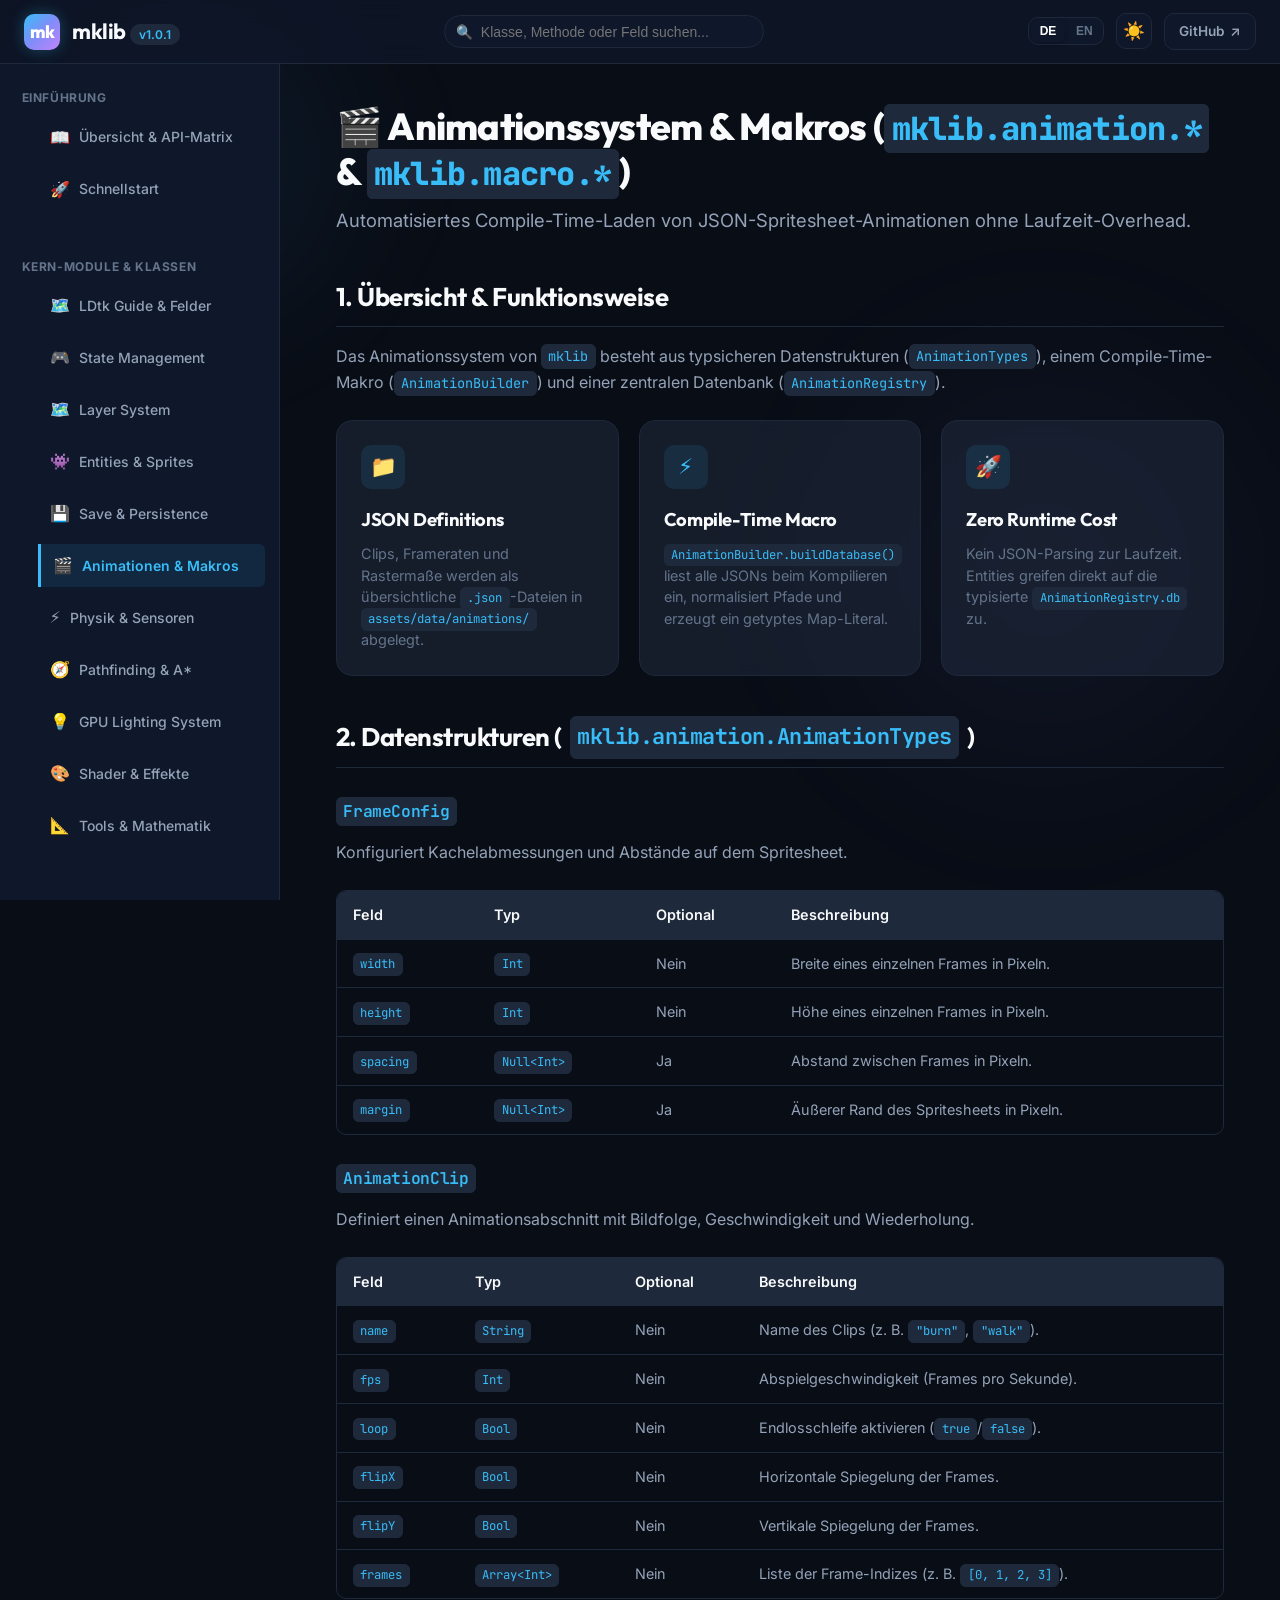
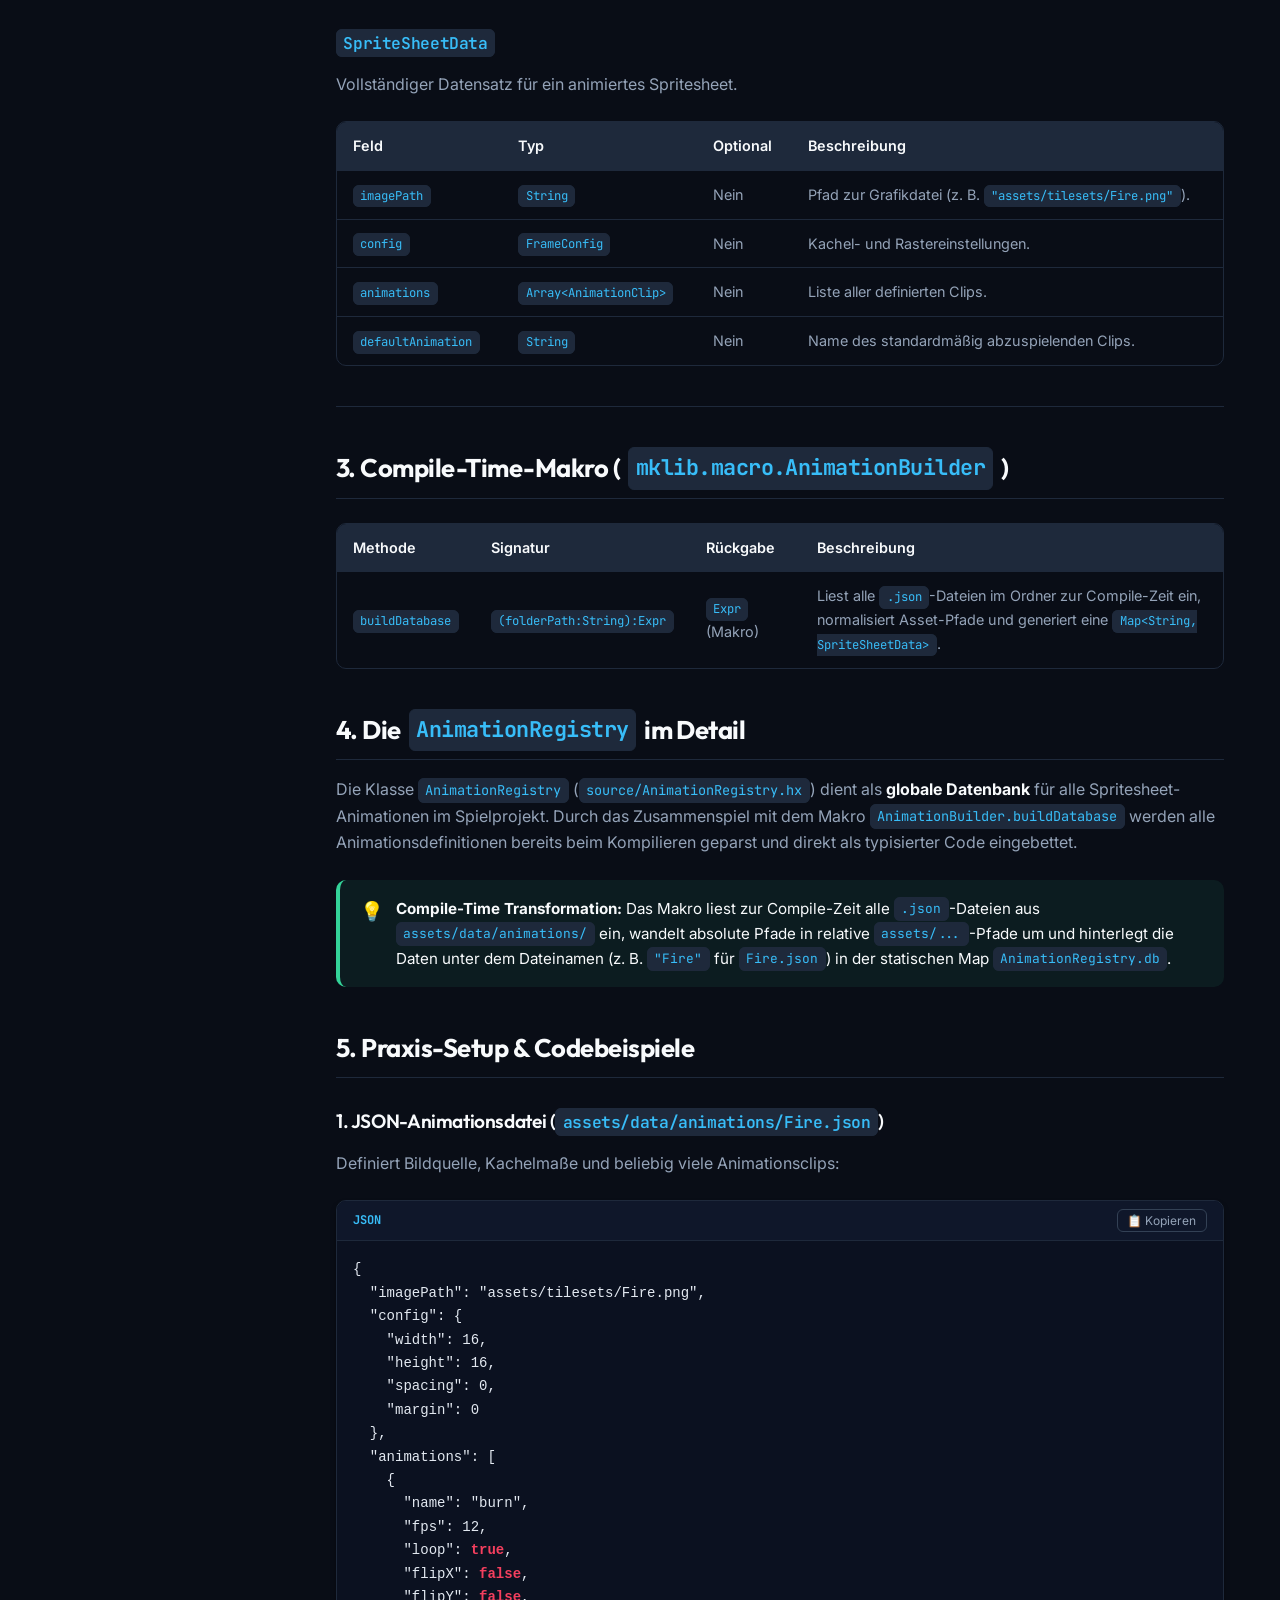
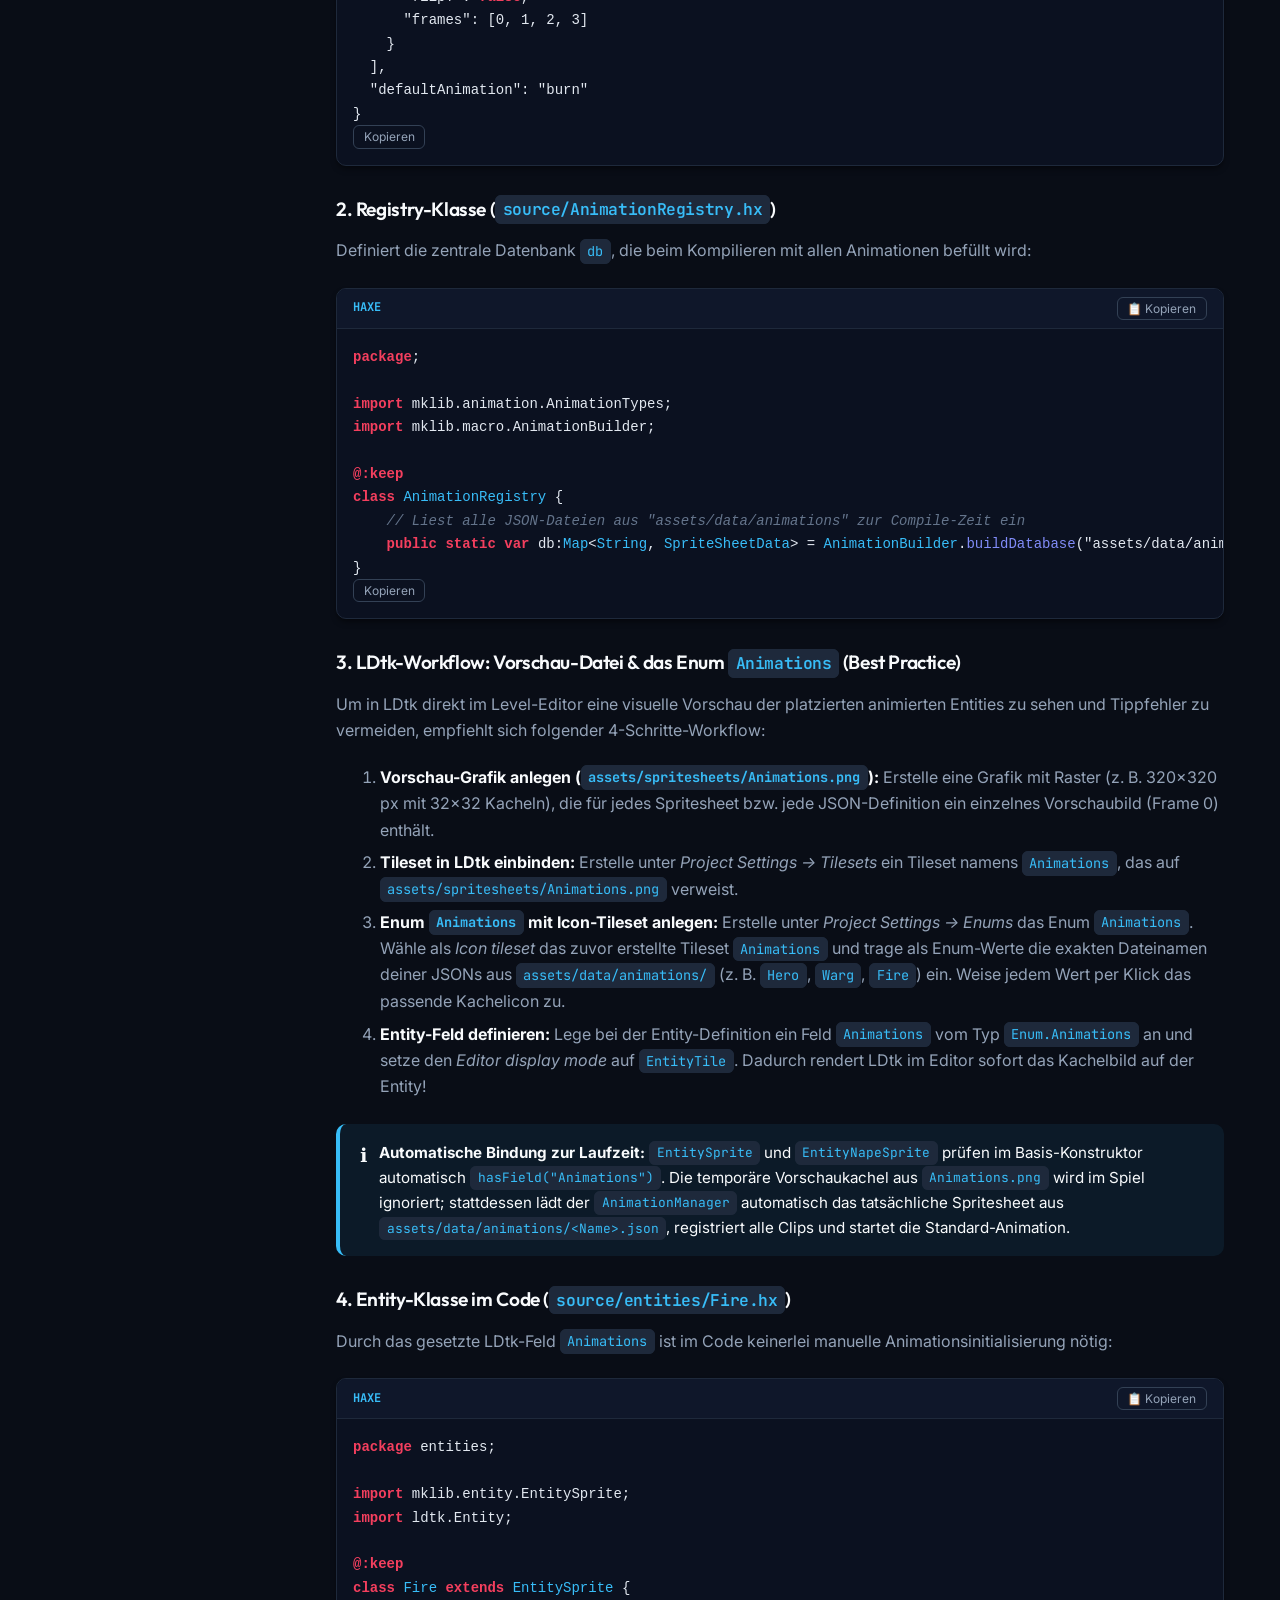
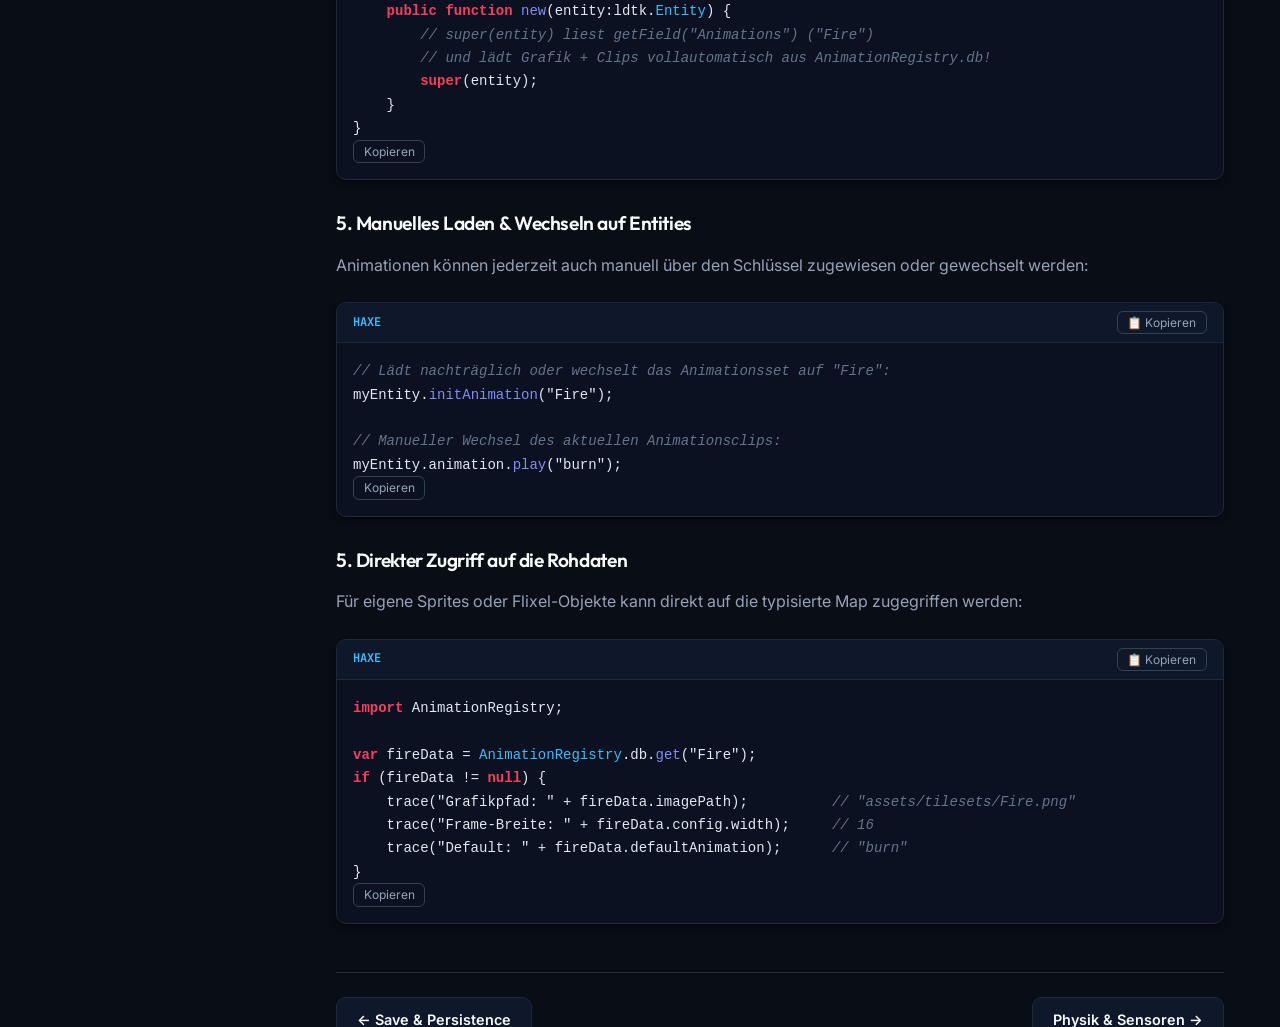
<file: docs/html/animation.html>
<!DOCTYPE html>
<html lang="de" data-theme="dark">
<head>
  <meta charset="UTF-8">
  <meta name="viewport" content="width=device-width, initial-scale=1.0">
  <title>Animationen & Makros — mklib Dokumentation</title>
  <meta name="description" content="Lückenlose Dokumentation und API-Referenz für mklib — Jede Klasse, Methode und Eigenschaft für HaxeFlixel, LDtk und Nape 2D.">
  <link rel="preconnect" href="https://fonts.googleapis.com">
  <link rel="preconnect" href="https://fonts.gstatic.com" crossorigin>
  <link href="https://fonts.googleapis.com/css2?family=Inter:wght@400;500;600;700;800&family=JetBrains+Mono:wght@400;500;600;700&family=Outfit:wght@600;700;800&display=swap" rel="stylesheet">
  <link rel="stylesheet" href="styles.css">
</head>
<body>
  <!-- Ambient Glow Backgrounds -->
  <div class="bg-decorations">
    <div class="blob-1"></div>
    <div class="blob-2"></div>
  </div>

  <!-- Top Navigation Header -->
  <header class="top-header">
    <div style="display: flex; align-items: center; gap: 1rem;">
      <button class="icon-btn mobile-menu-btn" aria-label="Menü öffnen">☰</button>
      <a href="index.html" class="logo-group">
        <div class="logo-badge">mk</div>
        <div>
          <span class="logo-title">mklib</span>
          <span class="logo-version">v1.0.1</span>
        </div>
      </a>
    </div>

    <!-- Search Input -->
    <div class="header-search">
      <span class="search-icon">🔍</span>
      <input type="text" id="docs-search" class="search-input" placeholder="Klasse, Methode oder Feld suchen..." data-de="Klasse, Methode oder Feld suchen..." data-en="Search class, method, or field..." autocomplete="off">
    </div>

    <!-- Header Actions (Language Switcher & Theme Toggle & GitHub) -->
    <div class="header-actions">
      <!-- Language Switcher -->
      <div class="lang-switch-group">
        <button class="lang-btn active" data-set-lang="de" title="Deutsch">DE</button>
        <button class="lang-btn" data-set-lang="en" title="English">EN</button>
      </div>

      <button id="theme-toggle" class="icon-btn" title="Thema wechseln">☀️</button>
      <a href="https://github.com/markuskahl/mklib" target="_blank" rel="noopener noreferrer" class="github-link">
        <span>GitHub</span>
        <span>↗</span>
      </a>
    </div>
  </header>

  <!-- App Layout Container -->
  <div class="app-container">
    <!-- Sidebar Navigation -->
    <aside class="sidebar">
      <nav class="sidebar-nav">
        <div>
          <div class="nav-section-title" data-de="Einführung" data-en="Introduction">Einführung</div>
          <ul class="nav-list">
            <li class="nav-item"><a href="index.html"><span class="nav-icon">📖</span> <span data-de="Übersicht & API-Matrix" data-en="Overview & API Matrix">Übersicht & API-Matrix</span></a></li>
            <li class="nav-item"><a href="getting-started.html"><span class="nav-icon">🚀</span> <span data-de="Schnellstart" data-en="Quick Start">Schnellstart</span></a></li>
          </ul>
        </div>

        <div>
          <div class="nav-section-title" data-de="Kern-Module & Klassen" data-en="Core Modules & Classes">Kern-Module & Klassen</div>
          <ul class="nav-list">
            <li class="nav-item"><a href="ldtk-guide.html"><span class="nav-icon">🗺️</span> <span data-de="LDtk Guide & Felder" data-en="LDtk Guide & Fields">LDtk Guide & Felder</span></a></li>
            <li class="nav-item"><a href="state.html"><span class="nav-icon">🎮</span> <span data-de="State Management" data-en="State Management">State Management</span></a></li>
            <li class="nav-item"><a href="layers.html"><span class="nav-icon">🗺️</span> <span data-de="Layer System" data-en="Layer System">Layer System</span></a></li>
            <li class="nav-item"><a href="entities.html"><span class="nav-icon">👾</span> <span data-de="Entities & Sprites" data-en="Entities & Sprites">Entities & Sprites</span></a></li>
            <li class="nav-item"><a href="save.html"><span class="nav-icon">💾</span> <span data-de="Save & Persistence" data-en="Save & Persistence">Save & Persistence</span></a></li>
            <li class="nav-item active"><a href="animation.html"><span class="nav-icon">🎬</span> <span data-de="Animationen & Makros" data-en="Animations & Macros">Animationen & Makros</span></a></li>
            <li class="nav-item"><a href="physics.html"><span class="nav-icon">⚡</span> <span data-de="Physik & Sensoren" data-en="Physics & Sensors">Physik & Sensoren</span></a></li>
            <li class="nav-item"><a href="pathfinding.html"><span class="nav-icon">🧭</span> <span data-de="Pathfinding & A*" data-en="Pathfinding & A*">Pathfinding & A*</span></a></li>
            <li class="nav-item"><a href="lighting.html"><span class="nav-icon">💡</span> <span data-de="GPU Lighting System" data-en="GPU Lighting System">GPU Lighting System</span></a></li>
            <li class="nav-item"><a href="effects.html"><span class="nav-icon">🎨</span> <span data-de="Shader & Effekte" data-en="Shaders & Effects">Shader & Effekte</span></a></li>
            <li class="nav-item"><a href="tools-math.html"><span class="nav-icon">📐</span> <span data-de="Tools & Mathematik" data-en="Tools & Mathematics">Tools & Mathematik</span></a></li>
          </ul>
        </div>
      </nav>
    </aside>

    <!-- Main Content Area -->
    <main class="main-content">
      <!-- Section: animation -->
<section id="animation" class="doc-section active">
        <div data-lang="de">
<h1>🎬 Animationssystem & Makros (<code>mklib.animation.*</code> & <code>mklib.macro.*</code>)</h1>
          <p class="section-desc">Automatisiertes Compile-Time-Laden von JSON-Spritesheet-Animationen ohne Laufzeit-Overhead.</p>

          <h2>1. Übersicht & Funktionsweise</h2>
          <p>
            Das Animationssystem von <code>mklib</code> besteht aus typsicheren Datenstrukturen (<code>AnimationTypes</code>), einem Compile-Time-Makro (<code>AnimationBuilder</code>) und einer zentralen Datenbank (<code>AnimationRegistry</code>).
          </p>
          <div class="feature-grid" style="margin: 1.5rem 0;">
            <div class="feature-card">
              <div class="feature-icon">📁</div>
              <h3>JSON Definitions</h3>
              <p>Clips, Frameraten und Rastermaße werden als übersichtliche <code>.json</code>-Dateien in <code>assets/data/animations/</code> abgelegt.</p>
            </div>
            <div class="feature-card">
              <div class="feature-icon">⚡</div>
              <h3>Compile-Time Macro</h3>
              <p><code>AnimationBuilder.buildDatabase()</code> liest alle JSONs beim Kompilieren ein, normalisiert Pfade und erzeugt ein getyptes Map-Literal.</p>
            </div>
            <div class="feature-card">
              <div class="feature-icon">🚀</div>
              <h3>Zero Runtime Cost</h3>
              <p>Kein JSON-Parsing zur Laufzeit. Entities greifen direkt auf die typisierte <code>AnimationRegistry.db</code> zu.</p>
            </div>
          </div>

          <h2>2. Datenstrukturen (<code>mklib.animation.AnimationTypes</code>)</h2>
          
          <h3><code>FrameConfig</code></h3>
          <p>Konfiguriert Kachelabmessungen und Abstände auf dem Spritesheet.</p>
          <div class="api-table-wrapper">
            <table class="api-table">
              <thead>
                <tr>
                  <th>Feld</th>
                  <th>Typ</th>
                  <th>Optional</th>
                  <th>Beschreibung</th>
                </tr>
              </thead>
              <tbody>
                <tr>
                  <td><code>width</code></td>
                  <td><code>Int</code></td>
                  <td>Nein</td>
                  <td>Breite eines einzelnen Frames in Pixeln.</td>
                </tr>
                <tr>
                  <td><code>height</code></td>
                  <td><code>Int</code></td>
                  <td>Nein</td>
                  <td>Höhe eines einzelnen Frames in Pixeln.</td>
                </tr>
                <tr>
                  <td><code>spacing</code></td>
                  <td><code>Null&lt;Int&gt;</code></td>
                  <td>Ja</td>
                  <td>Abstand zwischen Frames in Pixeln.</td>
                </tr>
                <tr>
                  <td><code>margin</code></td>
                  <td><code>Null&lt;Int&gt;</code></td>
                  <td>Ja</td>
                  <td>Äußerer Rand des Spritesheets in Pixeln.</td>
                </tr>
              </tbody>
            </table>
          </div>

          <h3><code>AnimationClip</code></h3>
          <p>Definiert einen Animationsabschnitt mit Bildfolge, Geschwindigkeit und Wiederholung.</p>
          <div class="api-table-wrapper">
            <table class="api-table">
              <thead>
                <tr>
                  <th>Feld</th>
                  <th>Typ</th>
                  <th>Optional</th>
                  <th>Beschreibung</th>
                </tr>
              </thead>
              <tbody>
                <tr>
                  <td><code>name</code></td>
                  <td><code>String</code></td>
                  <td>Nein</td>
                  <td>Name des Clips (z. B. <code>"burn"</code>, <code>"walk"</code>).</td>
                </tr>
                <tr>
                  <td><code>fps</code></td>
                  <td><code>Int</code></td>
                  <td>Nein</td>
                  <td>Abspielgeschwindigkeit (Frames pro Sekunde).</td>
                </tr>
                <tr>
                  <td><code>loop</code></td>
                  <td><code>Bool</code></td>
                  <td>Nein</td>
                  <td>Endlosschleife aktivieren (<code>true</code>/<code>false</code>).</td>
                </tr>
                <tr>
                  <td><code>flipX</code></td>
                  <td><code>Bool</code></td>
                  <td>Nein</td>
                  <td>Horizontale Spiegelung der Frames.</td>
                </tr>
                <tr>
                  <td><code>flipY</code></td>
                  <td><code>Bool</code></td>
                  <td>Nein</td>
                  <td>Vertikale Spiegelung der Frames.</td>
                </tr>
                <tr>
                  <td><code>frames</code></td>
                  <td><code>Array&lt;Int&gt;</code></td>
                  <td>Nein</td>
                  <td>Liste der Frame-Indizes (z. B. <code>[0, 1, 2, 3]</code>).</td>
                </tr>
              </tbody>
            </table>
          </div>

          <h3><code>SpriteSheetData</code></h3>
          <p>Vollständiger Datensatz für ein animiertes Spritesheet.</p>
          <div class="api-table-wrapper">
            <table class="api-table">
              <thead>
                <tr>
                  <th>Feld</th>
                  <th>Typ</th>
                  <th>Optional</th>
                  <th>Beschreibung</th>
                </tr>
              </thead>
              <tbody>
                <tr>
                  <td><code>imagePath</code></td>
                  <td><code>String</code></td>
                  <td>Nein</td>
                  <td>Pfad zur Grafikdatei (z. B. <code>"assets/tilesets/Fire.png"</code>).</td>
                </tr>
                <tr>
                  <td><code>config</code></td>
                  <td><code>FrameConfig</code></td>
                  <td>Nein</td>
                  <td>Kachel- und Rastereinstellungen.</td>
                </tr>
                <tr>
                  <td><code>animations</code></td>
                  <td><code>Array&lt;AnimationClip&gt;</code></td>
                  <td>Nein</td>
                  <td>Liste aller definierten Clips.</td>
                </tr>
                <tr>
                  <td><code>defaultAnimation</code></td>
                  <td><code>String</code></td>
                  <td>Nein</td>
                  <td>Name des standardmäßig abzuspielenden Clips.</td>
                </tr>
              </tbody>
            </table>
          </div>

          <hr style="margin: 2.5rem 0; border: none; border-top: 1px solid var(--border-color);">

          <h2>3. Compile-Time-Makro (<code>mklib.macro.AnimationBuilder</code>)</h2>
          <div class="api-table-wrapper">
            <table class="api-table">
              <thead>
                <tr>
                  <th>Methode</th>
                  <th>Signatur</th>
                  <th>Rückgabe</th>
                  <th>Beschreibung</th>
                </tr>
              </thead>
              <tbody>
                <tr>
                  <td><code>buildDatabase</code></td>
                  <td><code>(folderPath:String):Expr</code></td>
                  <td><code>Expr</code> (Makro)</td>
                  <td>Liest alle <code>.json</code>-Dateien im Ordner zur Compile-Zeit ein, normalisiert Asset-Pfade und generiert eine <code>Map&lt;String, SpriteSheetData&gt;</code>.</td>
                </tr>
              </tbody>
            </table>
          </div>

          <h2>4. Die <code>AnimationRegistry</code> im Detail</h2>
          <p>
            Die Klasse <code>AnimationRegistry</code> (<code>source/AnimationRegistry.hx</code>) dient als <strong>globale Datenbank</strong> für alle Spritesheet-Animationen im Spielprojekt. Durch das Zusammenspiel mit dem Makro <code>AnimationBuilder.buildDatabase</code> werden alle Animationsdefinitionen bereits beim Kompilieren geparst und direkt als typisierter Code eingebettet.
          </p>

          <div class="callout callout-tip">
            <span class="callout-icon">💡</span>
            <div>
              <strong>Compile-Time Transformation:</strong>
              Das Makro liest zur Compile-Zeit alle <code>.json</code>-Dateien aus <code>assets/data/animations/</code> ein, wandelt absolute Pfade in relative <code>assets/...</code>-Pfade um und hinterlegt die Daten unter dem Dateinamen (z.&nbsp;B. <code>"Fire"</code> für <code>Fire.json</code>) in der statischen Map <code>AnimationRegistry.db</code>.
            </div>
          </div>

          <h2>5. Praxis-Setup & Codebeispiele</h2>

          <h3>1. JSON-Animationsdatei (<code>assets/data/animations/Fire.json</code>)</h3>
          <p>Definiert Bildquelle, Kachelmaße und beliebig viele Animationsclips:</p>
          <div class="code-box">
            <div class="code-header">
              <span class="code-lang-badge">JSON</span>
              <button class="copy-btn">📋 Kopieren</button>
            </div>
            <pre><code>{
  <span class="hl-str">"imagePath"</span>: <span class="hl-str">"assets/tilesets/Fire.png"</span>,
  <span class="hl-str">"config"</span>: {
    <span class="hl-str">"width"</span>: 16,
    <span class="hl-str">"height"</span>: 16,
    <span class="hl-str">"spacing"</span>: 0,
    <span class="hl-str">"margin"</span>: 0
  },
  <span class="hl-str">"animations"</span>: [
    {
      <span class="hl-str">"name"</span>: <span class="hl-str">"burn"</span>,
      <span class="hl-str">"fps"</span>: 12,
      <span class="hl-str">"loop"</span>: <span class="hl-keyword">true</span>,
      <span class="hl-str">"flipX"</span>: <span class="hl-keyword">false</span>,
      <span class="hl-str">"flipY"</span>: <span class="hl-keyword">false</span>,
      <span class="hl-str">"frames"</span>: [0, 1, 2, 3]
    }
  ],
  <span class="hl-str">"defaultAnimation"</span>: <span class="hl-str">"burn"</span>
}</code></pre>
          </div>

          <h3>2. Registry-Klasse (<code>source/AnimationRegistry.hx</code>)</h3>
          <p>Definiert die zentrale Datenbank <code>db</code>, die beim Kompilieren mit allen Animationen befüllt wird:</p>
          <div class="code-box">
            <div class="code-header">
              <span class="code-lang-badge">Haxe</span>
              <button class="copy-btn">📋 Kopieren</button>
            </div>
            <pre><code><span class="hl-keyword">package</span>;

<span class="hl-keyword">import</span> mklib.animation.AnimationTypes;
<span class="hl-keyword">import</span> mklib.macro.AnimationBuilder;

<span class="hl-keyword">@:keep</span>
<span class="hl-keyword">class</span> <span class="hl-type">AnimationRegistry</span> {
    <span class="hl-comment">// Liest alle JSON-Dateien aus "assets/data/animations" zur Compile-Zeit ein</span>
    <span class="hl-keyword">public</span> <span class="hl-keyword">static</span> <span class="hl-keyword">var</span> db:<span class="hl-type">Map</span>&lt;<span class="hl-type">String</span>, <span class="hl-type">SpriteSheetData</span>&gt; = <span class="hl-type">AnimationBuilder</span>.<span class="hl-func">buildDatabase</span>(<span class="hl-str">"assets/data/animations"</span>);
}</code></pre>
          </div>

          <h3>3. LDtk-Workflow: Vorschau-Datei &amp; das Enum <code>Animations</code> (Best Practice)</h3>
          <p>
            Um in LDtk direkt im Level-Editor eine visuelle Vorschau der platzierten animierten Entities zu sehen und Tippfehler zu vermeiden, empfiehlt sich folgender 4-Schritte-Workflow:
          </p>
          <ol style="margin-left: 1.25rem; margin-bottom: 1.25rem;">
            <li><strong>Vorschau-Grafik anlegen (<code>assets/spritesheets/Animations.png</code>):</strong> Erstelle eine Grafik mit Raster (z.&nbsp;B. 320&times;320 px mit 32&times;32 Kacheln), die für jedes Spritesheet bzw. jede JSON-Definition ein einzelnes Vorschaubild (Frame 0) enthält.</li>
            <li><strong>Tileset in LDtk einbinden:</strong> Erstelle unter <em>Project Settings &rarr; Tilesets</em> ein Tileset namens <code>Animations</code>, das auf <code>assets/spritesheets/Animations.png</code> verweist.</li>
            <li><strong>Enum <code>Animations</code> mit Icon-Tileset anlegen:</strong> Erstelle unter <em>Project Settings &rarr; Enums</em> das Enum <code>Animations</code>. Wähle als <em>Icon tileset</em> das zuvor erstellte Tileset <code>Animations</code> und trage als Enum-Werte die exakten Dateinamen deiner JSONs aus <code>assets/data/animations/</code> (z.&nbsp;B. <code>Hero</code>, <code>Warg</code>, <code>Fire</code>) ein. Weise jedem Wert per Klick das passende Kachelicon zu.</li>
            <li><strong>Entity-Feld definieren:</strong> Lege bei der Entity-Definition ein Feld <code>Animations</code> vom Typ <code>Enum.Animations</code> an und setze den <em>Editor display mode</em> auf <code>EntityTile</code>. Dadurch rendert LDtk im Editor sofort das Kachelbild auf der Entity!</li>
          </ol>

          <div class="callout callout-info">
            <span class="callout-icon">ℹ️</span>
            <div>
              <strong>Automatische Bindung zur Laufzeit:</strong> <code>EntitySprite</code> und <code>EntityNapeSprite</code> prüfen im Basis-Konstruktor automatisch <code>hasField("Animations")</code>. Die temporäre Vorschaukachel aus <code>Animations.png</code> wird im Spiel ignoriert; stattdessen lädt der <code>AnimationManager</code> automatisch das tatsächliche Spritesheet aus <code>assets/data/animations/&lt;Name&gt;.json</code>, registriert alle Clips und startet die Standard-Animation.
            </div>
          </div>

          <h3>4. Entity-Klasse im Code (<code>source/entities/Fire.hx</code>)</h3>
          <p>
            Durch das gesetzte LDtk-Feld <code>Animations</code> ist im Code keinerlei manuelle Animationsinitialisierung nötig:
          </p>
          <div class="code-box">
            <div class="code-header">
              <span class="code-lang-badge">Haxe</span>
              <button class="copy-btn">📋 Kopieren</button>
            </div>
            <pre><code><span class="hl-keyword">package</span> entities;
 
<span class="hl-keyword">import</span> mklib.entity.EntitySprite;
<span class="hl-keyword">import</span> ldtk.Entity;
 
<span class="hl-keyword">@:keep</span>
<span class="hl-keyword">class</span> <span class="hl-type">Fire</span> <span class="hl-keyword">extends</span> <span class="hl-type">EntitySprite</span> {
    <span class="hl-keyword">public</span> <span class="hl-keyword">function</span> <span class="hl-func">new</span>(entity:ldtk.<span class="hl-type">Entity</span>) {
        <span class="hl-comment">// super(entity) liest getField("Animations") ("Fire") </span>
        <span class="hl-comment">// und lädt Grafik + Clips vollautomatisch aus AnimationRegistry.db!</span>
        <span class="hl-keyword">super</span>(entity);
    }
}</code></pre>
          </div>

          <h3>5. Manuelles Laden & Wechseln auf Entities</h3>
          <p>Animationen können jederzeit auch manuell über den Schlüssel zugewiesen oder gewechselt werden:</p>
          <div class="code-box">
            <div class="code-header">
              <span class="code-lang-badge">Haxe</span>
              <button class="copy-btn">📋 Kopieren</button>
            </div>
            <pre><code><span class="hl-comment">// Lädt nachträglich oder wechselt das Animationsset auf "Fire":</span>
myEntity.<span class="hl-func">initAnimation</span>(<span class="hl-str">"Fire"</span>);

<span class="hl-comment">// Manueller Wechsel des aktuellen Animationsclips:</span>
myEntity.animation.<span class="hl-func">play</span>(<span class="hl-str">"burn"</span>);</code></pre>
          </div>

          <h3>5. Direkter Zugriff auf die Rohdaten</h3>
          <p>Für eigene Sprites oder Flixel-Objekte kann direkt auf die typisierte Map zugegriffen werden:</p>
          <div class="code-box">
            <div class="code-header">
              <span class="code-lang-badge">Haxe</span>
              <button class="copy-btn">📋 Kopieren</button>
            </div>
            <pre><code><span class="hl-keyword">import</span> AnimationRegistry;

<span class="hl-keyword">var</span> fireData = <span class="hl-type">AnimationRegistry</span>.db.<span class="hl-func">get</span>(<span class="hl-str">"Fire"</span>);
<span class="hl-keyword">if</span> (fireData != <span class="hl-keyword">null</span>) {
    trace(<span class="hl-str">"Grafikpfad: "</span> + fireData.imagePath);          <span class="hl-comment">// "assets/tilesets/Fire.png"</span>
    trace(<span class="hl-str">"Frame-Breite: "</span> + fireData.config.width);     <span class="hl-comment">// 16</span>
    trace(<span class="hl-str">"Default: "</span> + fireData.defaultAnimation);      <span class="hl-comment">// "burn"</span>
}</code></pre>
          </div>

          <div class="section-nav-footer">
            <a href="save.html" class="nav-page-btn">← Save & Persistence</a>
            <a href="physics.html" class="nav-page-btn">Physik & Sensoren →</a>
          </div>
        </div>
        <div data-lang="en">
<h1>🎬 Animation System & Macros (<code>mklib.animation.*</code> & <code>mklib.macro.*</code>)</h1>
          <p class="section-desc">Automatisiertes Compile-Time-Laden von JSON-Spritesheet-Animationen ohne Laufzeit-Overhead.</p>

          <h2>1. Overview & Architecture</h2>
          <p>
            Das Animationssystem von <code>mklib</code> besteht aus typsicheren Datenstrukturen (<code>AnimationTypes</code>), einem Compile-Time-Makro (<code>AnimationBuilder</code>) und einer zentralen Datenbank (<code>AnimationRegistry</code>).
          </p>
          <div class="feature-grid" style="margin: 1.5rem 0;">
            <div class="feature-card">
              <div class="feature-icon">📁</div>
              <h3>JSON Definitions</h3>
              <p>Clips, Frameraten und Rastermaße werden als übersichtliche <code>.json</code>-Dateien in <code>assets/data/animations/</code> abgelegt.</p>
            </div>
            <div class="feature-card">
              <div class="feature-icon">⚡</div>
              <h3>Compile-Time Macro</h3>
              <p><code>AnimationBuilder.buildDatabase()</code> liest alle JSONs beim Kompilieren ein, normalisiert Pfade und erzeugt ein getyptes Map-Literal.</p>
            </div>
            <div class="feature-card">
              <div class="feature-icon">🚀</div>
              <h3>Zero Runtime Cost</h3>
              <p>Kein JSON-Parsing zur Laufzeit. Entities greifen direkt auf die typisierte <code>AnimationRegistry.db</code> zu.</p>
            </div>
          </div>

          <h2>2. Data Structures (<code>mklib.animation.AnimationTypes</code>)</h2>
          
          <h3><code>FrameConfig</code></h3>
          <p>Konfiguriert Kachelabmessungen und Abstände auf dem Spritesheet.</p>
          <div class="api-table-wrapper">
            <table class="api-table">
              <thead>
                <tr>
                  <th>Field</th>
                  <th>Type</th>
                  <th>Optional</th>
                  <th>Description</th>
                </tr>
              </thead>
              <tbody>
                <tr>
                  <td><code>width</code></td>
                  <td><code>Int</code></td>
                  <td>Nein</td>
                  <td>Width of a single frame in pixels.</td>
                </tr>
                <tr>
                  <td><code>height</code></td>
                  <td><code>Int</code></td>
                  <td>Nein</td>
                  <td>Height of a single frame in pixels.</td>
                </tr>
                <tr>
                  <td><code>spacing</code></td>
                  <td><code>Null&lt;Int&gt;</code></td>
                  <td>Ja</td>
                  <td>Abstand zwischen Frames in Pixeln.</td>
                </tr>
                <tr>
                  <td><code>margin</code></td>
                  <td><code>Null&lt;Int&gt;</code></td>
                  <td>Ja</td>
                  <td>Äußerer Rand des Spritesheets in Pixeln.</td>
                </tr>
              </tbody>
            </table>
          </div>

          <h3><code>AnimationClip</code></h3>
          <p>Definiert einen Animationsabschnitt mit Bildfolge, Geschwindigkeit und Wiederholung.</p>
          <div class="api-table-wrapper">
            <table class="api-table">
              <thead>
                <tr>
                  <th>Field</th>
                  <th>Type</th>
                  <th>Optional</th>
                  <th>Description</th>
                </tr>
              </thead>
              <tbody>
                <tr>
                  <td><code>name</code></td>
                  <td><code>String</code></td>
                  <td>Nein</td>
                  <td>Name des Clips (z. B. <code>"burn"</code>, <code>"walk"</code>).</td>
                </tr>
                <tr>
                  <td><code>fps</code></td>
                  <td><code>Int</code></td>
                  <td>Nein</td>
                  <td>Abspielgeschwindigkeit (Frames pro Sekunde).</td>
                </tr>
                <tr>
                  <td><code>loop</code></td>
                  <td><code>Bool</code></td>
                  <td>Nein</td>
                  <td>Endlosschleife aktivieren (<code>true</code>/<code>false</code>).</td>
                </tr>
                <tr>
                  <td><code>flipX</code></td>
                  <td><code>Bool</code></td>
                  <td>Nein</td>
                  <td>Horizontale Spiegelung der Frames.</td>
                </tr>
                <tr>
                  <td><code>flipY</code></td>
                  <td><code>Bool</code></td>
                  <td>Nein</td>
                  <td>Vertikale Spiegelung der Frames.</td>
                </tr>
                <tr>
                  <td><code>frames</code></td>
                  <td><code>Array&lt;Int&gt;</code></td>
                  <td>Nein</td>
                  <td>Liste der Frame-Indizes (z. B. <code>[0, 1, 2, 3]</code>).</td>
                </tr>
              </tbody>
            </table>
          </div>

          <h3><code>SpriteSheetData</code></h3>
          <p>Vollständiger Datensatz für ein animiertes Spritesheet.</p>
          <div class="api-table-wrapper">
            <table class="api-table">
              <thead>
                <tr>
                  <th>Field</th>
                  <th>Type</th>
                  <th>Optional</th>
                  <th>Description</th>
                </tr>
              </thead>
              <tbody>
                <tr>
                  <td><code>imagePath</code></td>
                  <td><code>String</code></td>
                  <td>Nein</td>
                  <td>Pfad zur Grafikdatei (z. B. <code>"assets/tilesets/Fire.png"</code>).</td>
                </tr>
                <tr>
                  <td><code>config</code></td>
                  <td><code>FrameConfig</code></td>
                  <td>Nein</td>
                  <td>Kachel- und Rastereinstellungen.</td>
                </tr>
                <tr>
                  <td><code>animations</code></td>
                  <td><code>Array&lt;AnimationClip&gt;</code></td>
                  <td>Nein</td>
                  <td>Liste aller definierten Clips.</td>
                </tr>
                <tr>
                  <td><code>defaultAnimation</code></td>
                  <td><code>String</code></td>
                  <td>Nein</td>
                  <td>Name des standardmäßig abzuspielenden Clips.</td>
                </tr>
              </tbody>
            </table>
          </div>

          <hr style="margin: 2.5rem 0; border: none; border-top: 1px solid var(--border-color);">

          <h2>3. Compile-Time Macro (<code>mklib.macro.AnimationBuilder</code>)</h2>
          <div class="api-table-wrapper">
            <table class="api-table">
              <thead>
                <tr>
                  <th>Methode</th>
                  <th>Signatur</th>
                  <th>Rückgabe</th>
                  <th>Description</th>
                </tr>
              </thead>
              <tbody>
                <tr>
                  <td><code>buildDatabase</code></td>
                  <td><code>(folderPath:String):Expr</code></td>
                  <td><code>Expr</code> (Makro)</td>
                  <td>Liest alle <code>.json</code>-Dateien im Ordner zur Compile-Zeit ein, normalisiert Asset-Pfade und generiert eine <code>Map&lt;String, SpriteSheetData&gt;</code>.</td>
                </tr>
              </tbody>
            </table>
          </div>

          <h2>4. The <code>AnimationRegistry</code> in Detail</h2>
          <p>
            Die Klasse <code>AnimationRegistry</code> (<code>source/AnimationRegistry.hx</code>) dient als <strong>globale Datenbank</strong> für alle Spritesheet-Animationen im Spielprojekt. Durch das Zusammenspiel mit dem Makro <code>AnimationBuilder.buildDatabase</code> werden alle Animationsdefinitionen bereits beim Kompilieren geparst und direkt als typisierter Code eingebettet.
          </p>

          <div class="callout callout-tip">
            <span class="callout-icon">💡</span>
            <div>
              <strong>Compile-Time Transformation:</strong>
              Das Makro liest zur Compile-Zeit alle <code>.json</code>-Dateien aus <code>assets/data/animations/</code> ein, wandelt absolute Pfade in relative <code>assets/...</code>-Pfade um und hinterlegt die Daten unter dem Dateinamen (z.&nbsp;B. <code>"Fire"</code> für <code>Fire.json</code>) in der statischen Map <code>AnimationRegistry.db</code>.
            </div>
          </div>

          <h2>5. Real-World Setup & Code Examples</h2>

          <h3>1. JSON Animation File (<code>assets/data/animations/Fire.json</code>)</h3>
          <p>Definiert Bildquelle, Kachelmaße und beliebig viele Animationsclips:</p>
          <div class="code-box">
            <div class="code-header">
              <span class="code-lang-badge">JSON</span>
              <button class="copy-btn">📋 Copy</button>
            </div>
            <pre><code>{
  <span class="hl-str">"imagePath"</span>: <span class="hl-str">"assets/tilesets/Fire.png"</span>,
  <span class="hl-str">"config"</span>: {
    <span class="hl-str">"width"</span>: 16,
    <span class="hl-str">"height"</span>: 16,
    <span class="hl-str">"spacing"</span>: 0,
    <span class="hl-str">"margin"</span>: 0
  },
  <span class="hl-str">"animations"</span>: [
    {
      <span class="hl-str">"name"</span>: <span class="hl-str">"burn"</span>,
      <span class="hl-str">"fps"</span>: 12,
      <span class="hl-str">"loop"</span>: <span class="hl-keyword">true</span>,
      <span class="hl-str">"flipX"</span>: <span class="hl-keyword">false</span>,
      <span class="hl-str">"flipY"</span>: <span class="hl-keyword">false</span>,
      <span class="hl-str">"frames"</span>: [0, 1, 2, 3]
    }
  ],
  <span class="hl-str">"defaultAnimation"</span>: <span class="hl-str">"burn"</span>
}</code></pre>
          </div>

          <h3>2. Registry Class (<code>source/AnimationRegistry.hx</code>)</h3>
          <p>Definiert die zentrale Datenbank <code>db</code>, die beim Kompilieren mit allen Animationen befüllt wird:</p>
          <div class="code-box">
            <div class="code-header">
              <span class="code-lang-badge">Haxe</span>
              <button class="copy-btn">📋 Copy</button>
            </div>
            <pre><code><span class="hl-keyword">package</span>;

<span class="hl-keyword">import</span> mklib.animation.AnimationTypes;
<span class="hl-keyword">import</span> mklib.macro.AnimationBuilder;

<span class="hl-keyword">@:keep</span>
<span class="hl-keyword">class</span> <span class="hl-type">AnimationRegistry</span> {
    <span class="hl-comment">// Liest alle JSON-Dateien aus "assets/data/animations" zur Compile-Zeit ein</span>
    <span class="hl-keyword">public</span> <span class="hl-keyword">static</span> <span class="hl-keyword">var</span> db:<span class="hl-type">Map</span>&lt;<span class="hl-type">String</span>, <span class="hl-type">SpriteSheetData</span>&gt; = <span class="hl-type">AnimationBuilder</span>.<span class="hl-func">buildDatabase</span>(<span class="hl-str">"assets/data/animations"</span>);
}</code></pre>
          </div>

          <h3>3. LDtk Workflow: Preview Atlas &amp; the <code>Animations</code> Enum (Best Practice)</h3>
          <p>
            To enjoy a live visual preview of animated entities directly inside the LDtk level editor while avoiding typos, use this 4-step workflow:
          </p>
          <ol style="margin-left: 1.25rem; margin-bottom: 1.25rem;">
            <li><strong>Create Preview Atlas (<code>assets/spritesheets/Animations.png</code>):</strong> Create a tiled image (e.g. 320&times;320 px with a 32&times;32 tile grid) containing a single preview frame (frame 0) for each spritesheet / animation definition.</li>
            <li><strong>Add Tileset in LDtk:</strong> In LDtk under <em>Project Settings &rarr; Tilesets</em>, add a new tileset named <code>Animations</code> pointing to <code>assets/spritesheets/Animations.png</code>.</li>
            <li><strong>Configure Enum <code>Animations</code> with Icon Tileset:</strong> Under <em>Project Settings &rarr; Enums</em>, create an enum named <code>Animations</code>. Set <em>Icon tileset</em> to <code>Animations</code>, enter the exact JSON filenames from <code>assets/data/animations/</code> (e.g. <code>Hero</code>, <code>Warg</code>, <code>Fire</code>), and click to assign each value its preview tile icon.</li>
            <li><strong>Define Entity Field:</strong> In your entity definition, add a custom field <code>Animations</code> of type <code>Enum.Animations</code> and set its <em>Editor display mode</em> to <code>EntityTile</code>. LDtk will immediately display the preview icon on the entity in the level editor!</li>
          </ol>

          <div class="callout callout-info">
            <span class="callout-icon">ℹ️</span>
            <div>
              <strong>Automatic Runtime Binding:</strong> <code>EntitySprite</code> and <code>EntityNapeSprite</code> check <code>hasField("Animations")</code> in their base constructor. The temporary editor preview tile from <code>Animations.png</code> is ignored in-game; instead, <code>AnimationManager</code> automatically loads the actual spritesheet from <code>assets/data/animations/&lt;Name&gt;.json</code>, registers all clips, and starts the default animation.
            </div>
          </div>

          <h3>4. Entity Class in Code (<code>source/entities/Fire.hx</code>)</h3>
          <p>
            Durch das gesetzte LDtk-Feld <code>Animations</code> ist im Code keinerlei manuelle Animationsinitialisierung nötig:
          </p>
          <div class="code-box">
            <div class="code-header">
              <span class="code-lang-badge">Haxe</span>
              <button class="copy-btn">📋 Copy</button>
            </div>
            <pre><code><span class="hl-keyword">package</span> entities;
 
<span class="hl-keyword">import</span> mklib.entity.EntitySprite;
<span class="hl-keyword">import</span> ldtk.Entity;
 
<span class="hl-keyword">@:keep</span>
<span class="hl-keyword">class</span> <span class="hl-type">Fire</span> <span class="hl-keyword">extends</span> <span class="hl-type">EntitySprite</span> {
    <span class="hl-keyword">public</span> <span class="hl-keyword">function</span> <span class="hl-func">new</span>(entity:ldtk.<span class="hl-type">Entity</span>) {
        <span class="hl-comment">// super(entity) liest getField("Animations") ("Fire") </span>
        <span class="hl-comment">// und lädt Grafik + Clips vollautomatisch aus AnimationRegistry.db!</span>
        <span class="hl-keyword">super</span>(entity);
    }
}</code></pre>
          </div>

          <h3>5. Manual Loading & Switching on Entities</h3>
          <p>Animationen können jederzeit auch manuell über den Schlüssel zugewiesen oder gewechselt werden:</p>
          <div class="code-box">
            <div class="code-header">
              <span class="code-lang-badge">Haxe</span>
              <button class="copy-btn">📋 Copy</button>
            </div>
            <pre><code><span class="hl-comment">// Lädt nachträglich oder wechselt das Animationsset auf "Fire":</span>
myEntity.<span class="hl-func">initAnimation</span>(<span class="hl-str">"Fire"</span>);

<span class="hl-comment">// Manueller Wechsel des aktuellen Animationsclips:</span>
myEntity.animation.<span class="hl-func">play</span>(<span class="hl-str">"burn"</span>);</code></pre>
          </div>

          <h3>6. Direct Access to Raw Animation Data</h3>
          <p>Für eigene Sprites oder Flixel-Objekte kann direkt auf die typisierte Map zugegriffen werden:</p>
          <div class="code-box">
            <div class="code-header">
              <span class="code-lang-badge">Haxe</span>
              <button class="copy-btn">📋 Copy</button>
            </div>
            <pre><code><span class="hl-keyword">import</span> AnimationRegistry;

<span class="hl-keyword">var</span> fireData = <span class="hl-type">AnimationRegistry</span>.db.<span class="hl-func">get</span>(<span class="hl-str">"Fire"</span>);
<span class="hl-keyword">if</span> (fireData != <span class="hl-keyword">null</span>) {
    trace(<span class="hl-str">"Grafikpfad: "</span> + fireData.imagePath);          <span class="hl-comment">// "assets/tilesets/Fire.png"</span>
    trace(<span class="hl-str">"Frame-Breite: "</span> + fireData.config.width);     <span class="hl-comment">// 16</span>
    trace(<span class="hl-str">"Default: "</span> + fireData.defaultAnimation);      <span class="hl-comment">// "burn"</span>
}</code></pre>
          </div>

          <div class="section-nav-footer">
            <a href="save.html" class="nav-page-btn">← Save & Persistence</a>
            <a href="physics.html" class="nav-page-btn">Physik & Sensoren →</a>
          </div>
        </div>
      </section>
    </main>
  </div>

  <script src="app.js"></script>
</body>
</html>
</file>
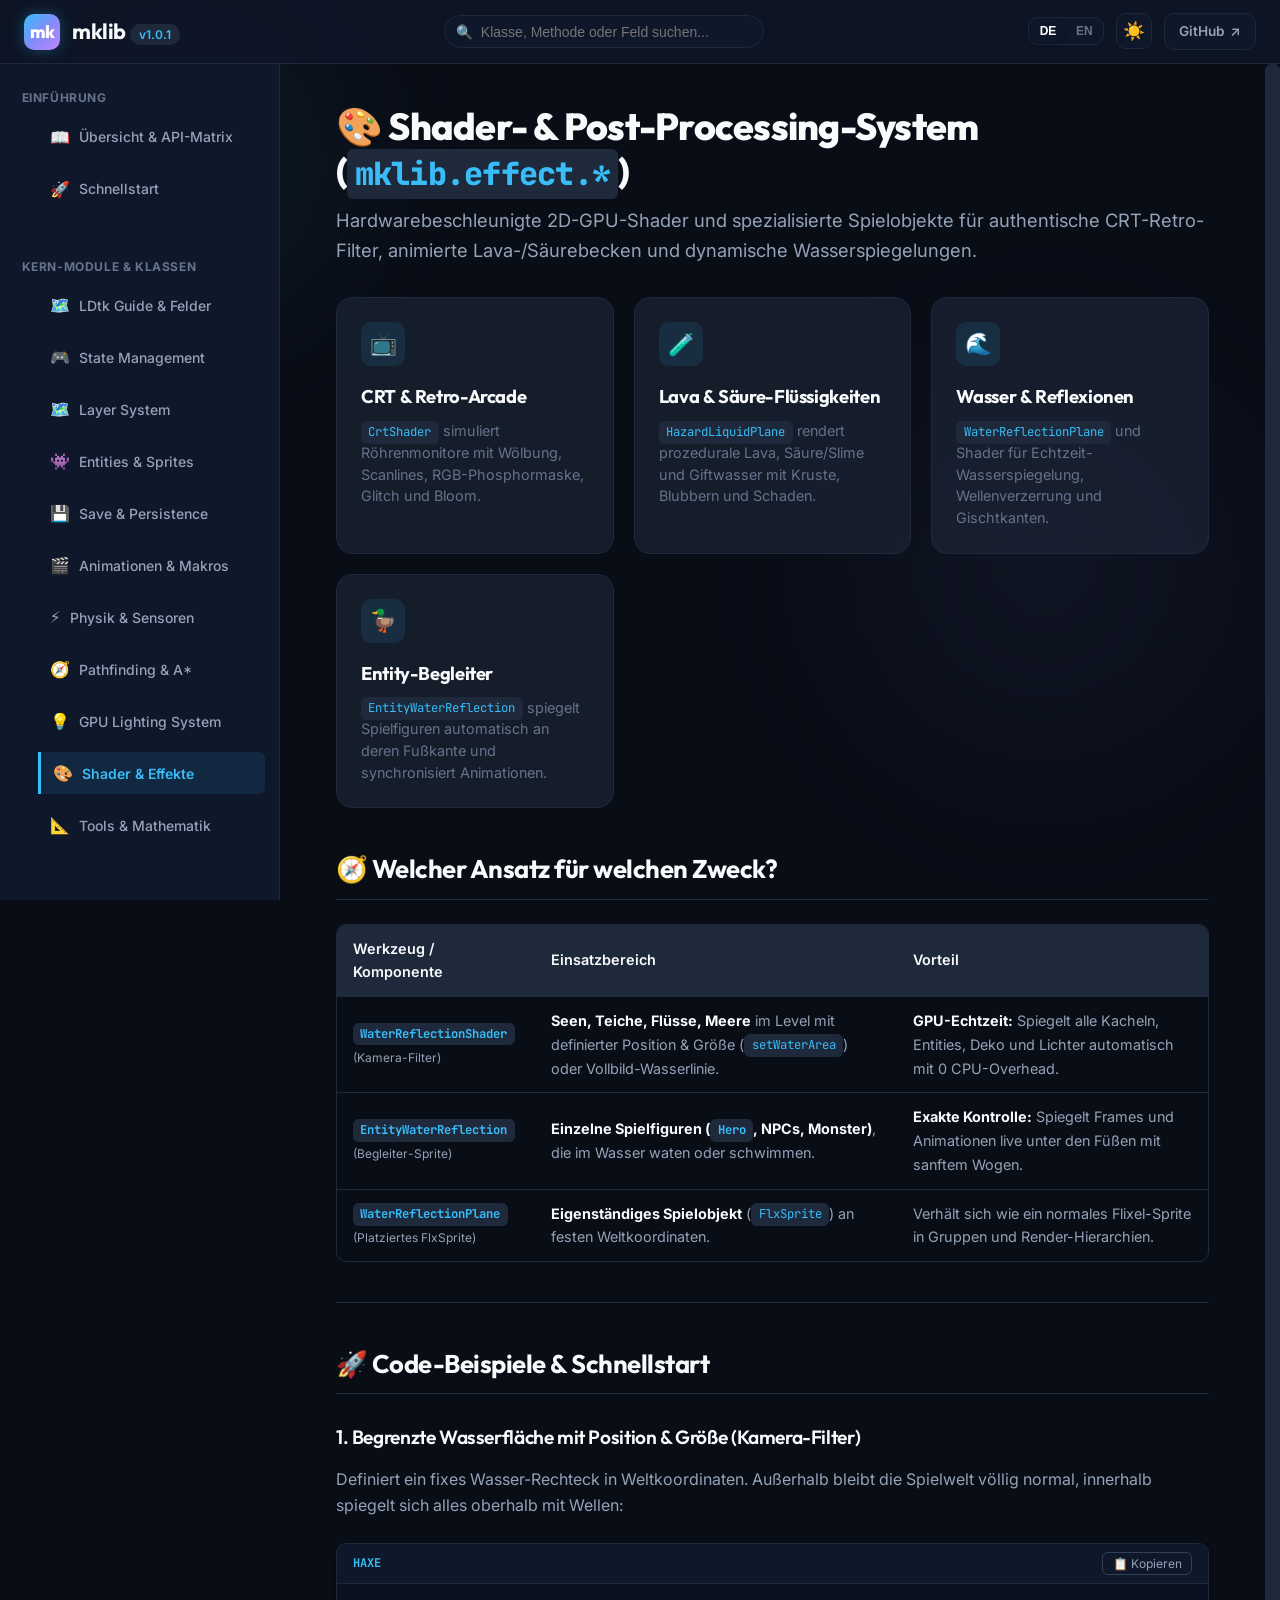
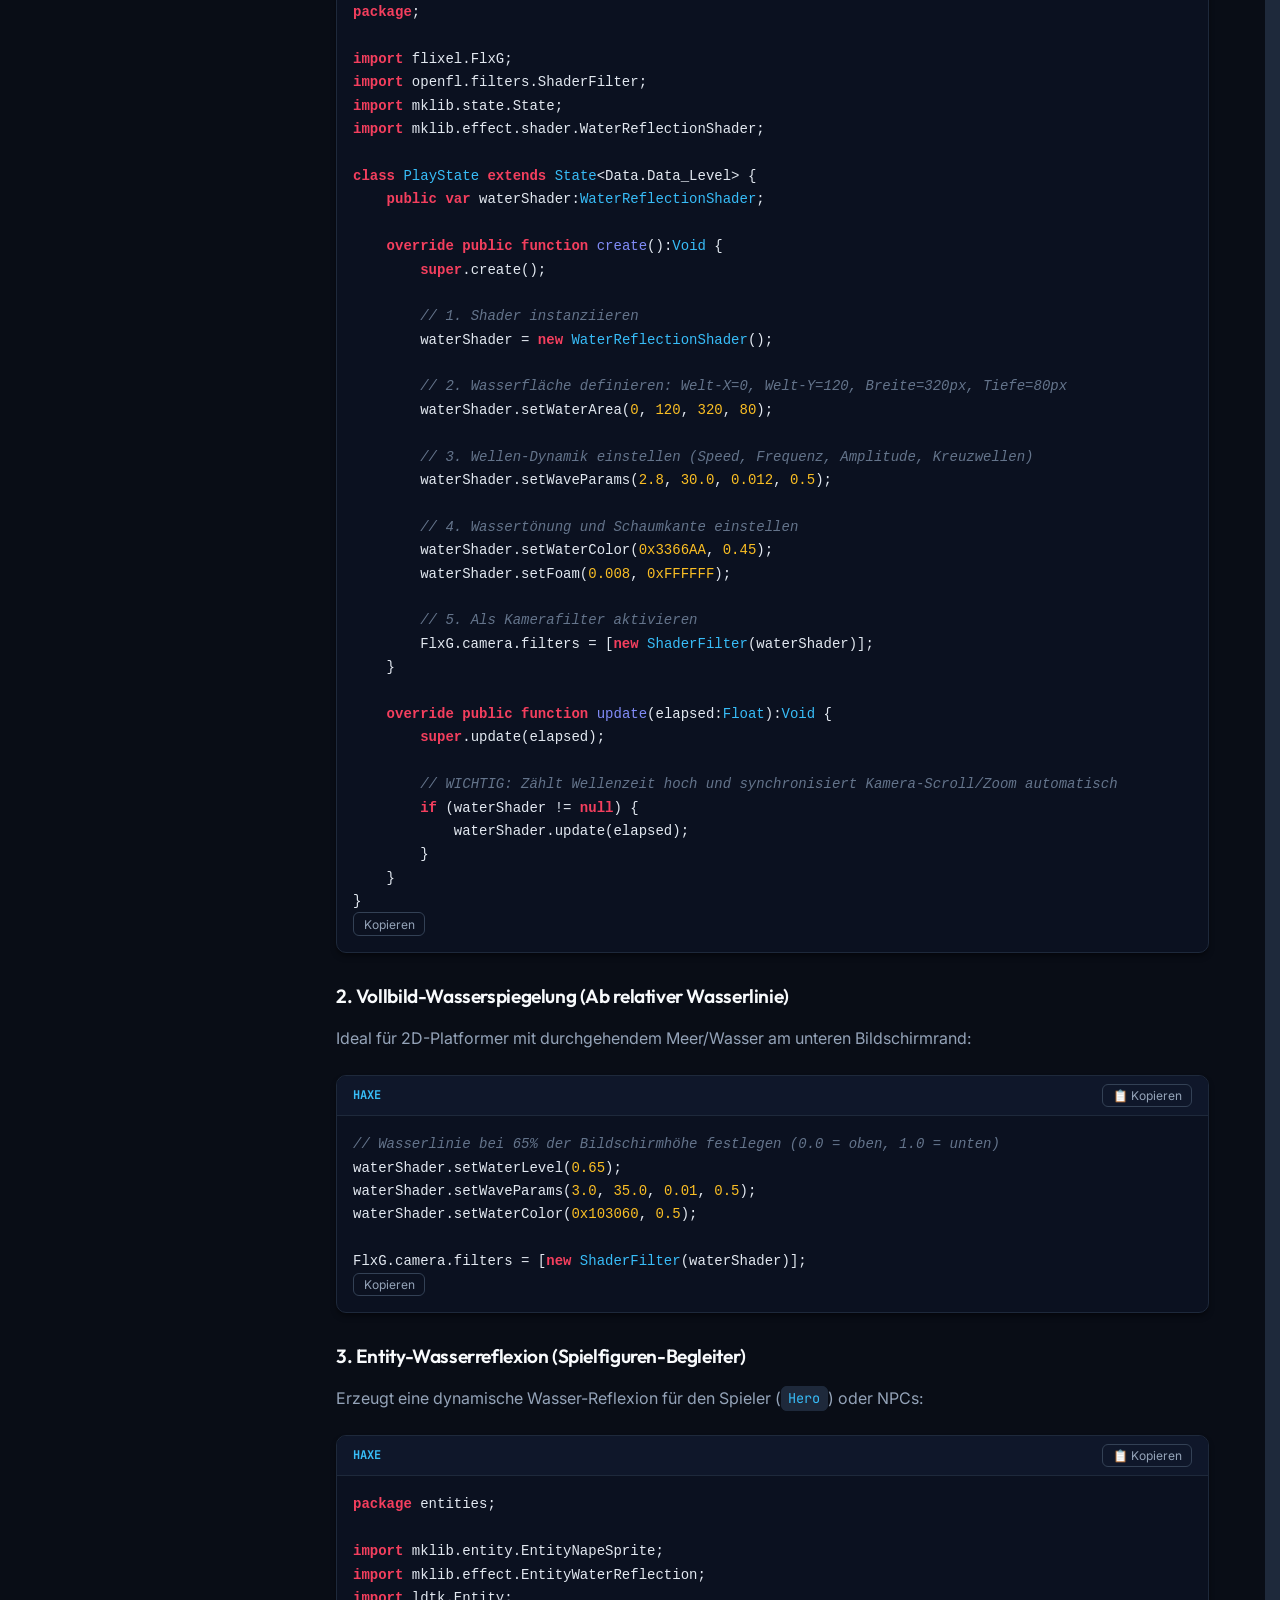
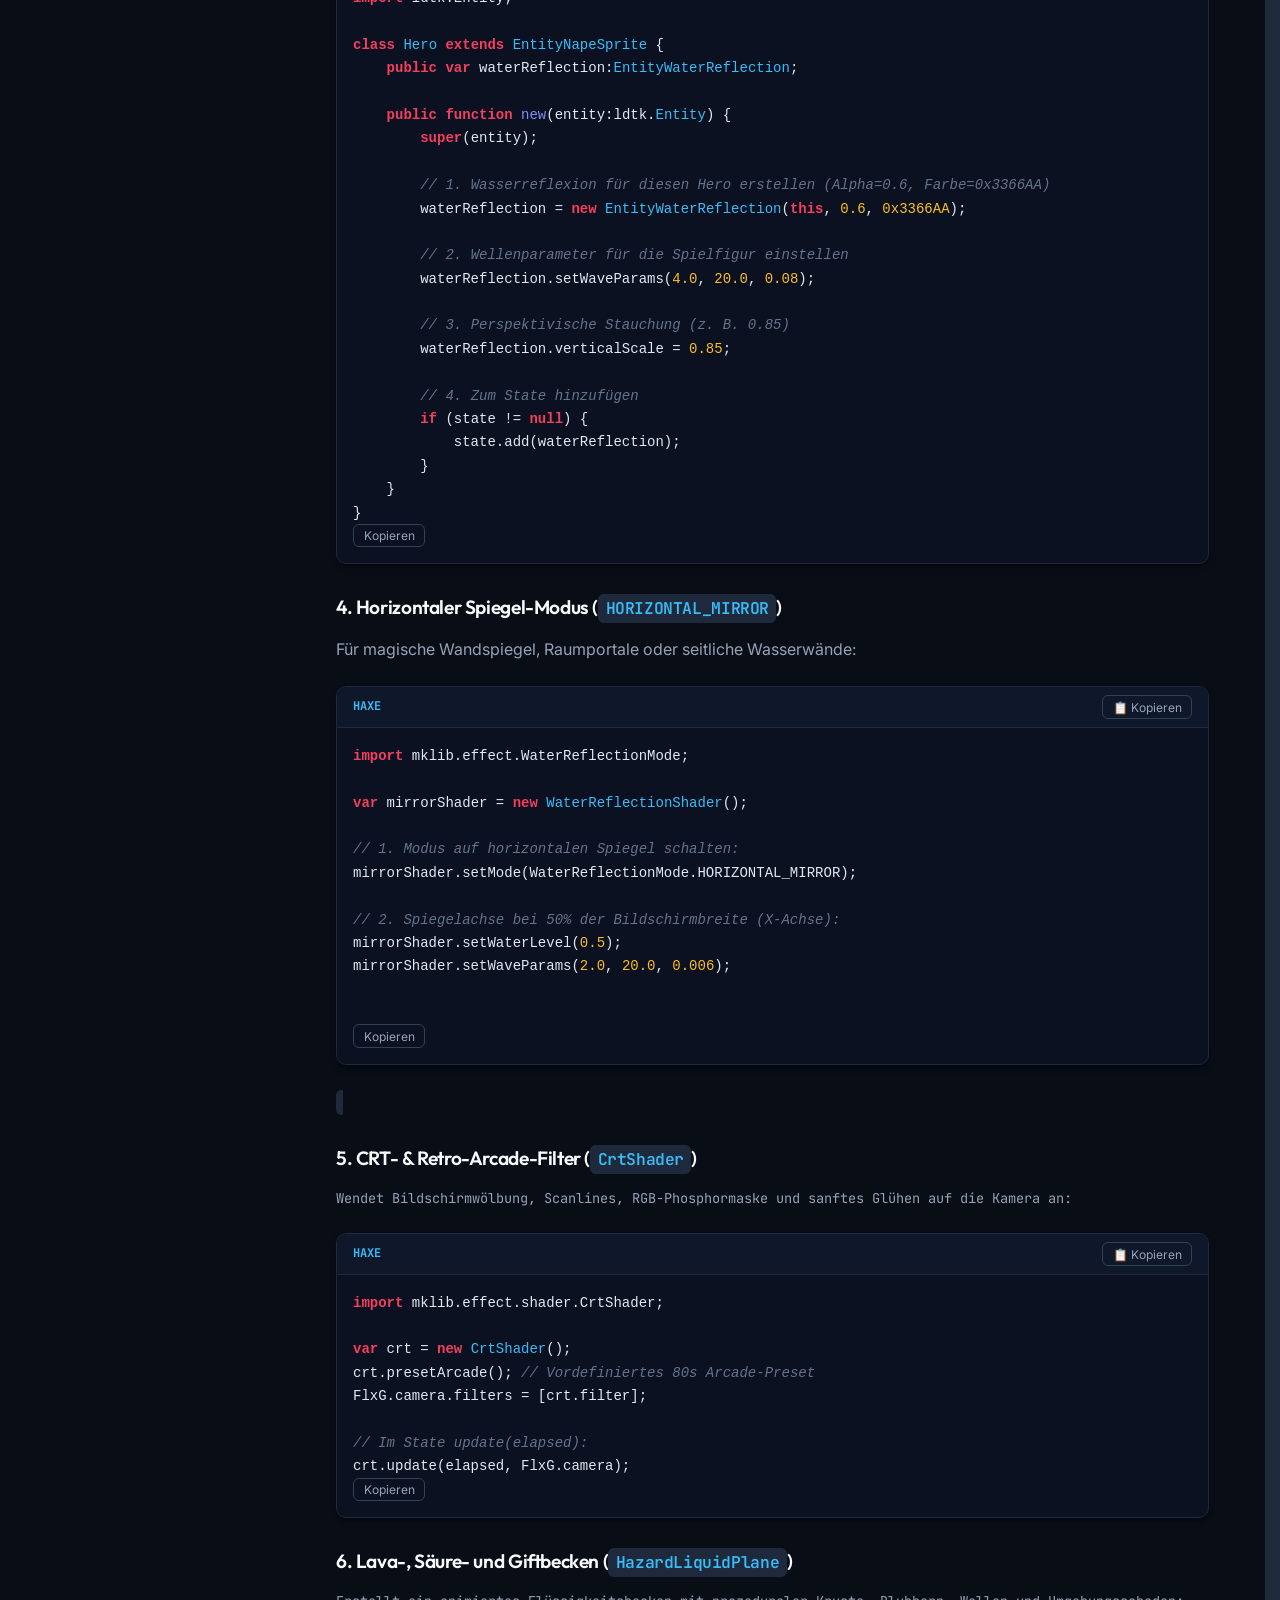
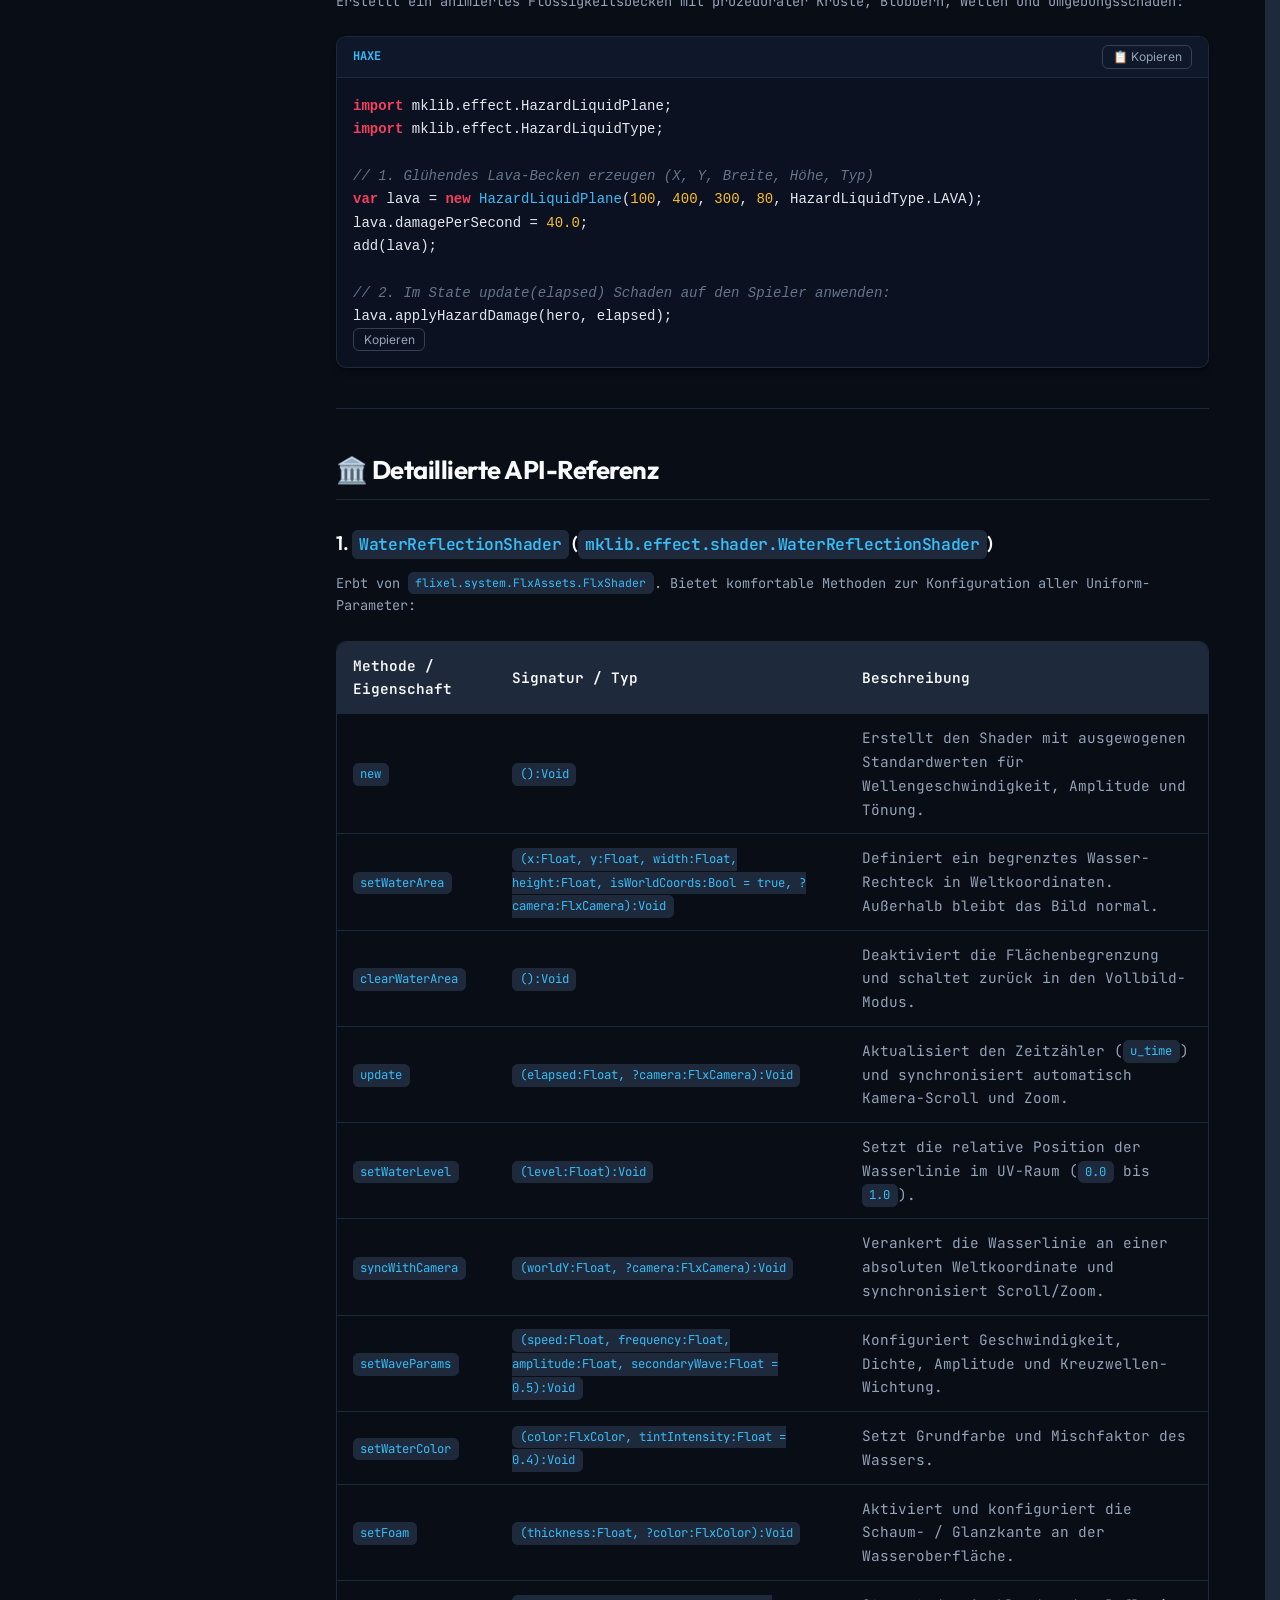
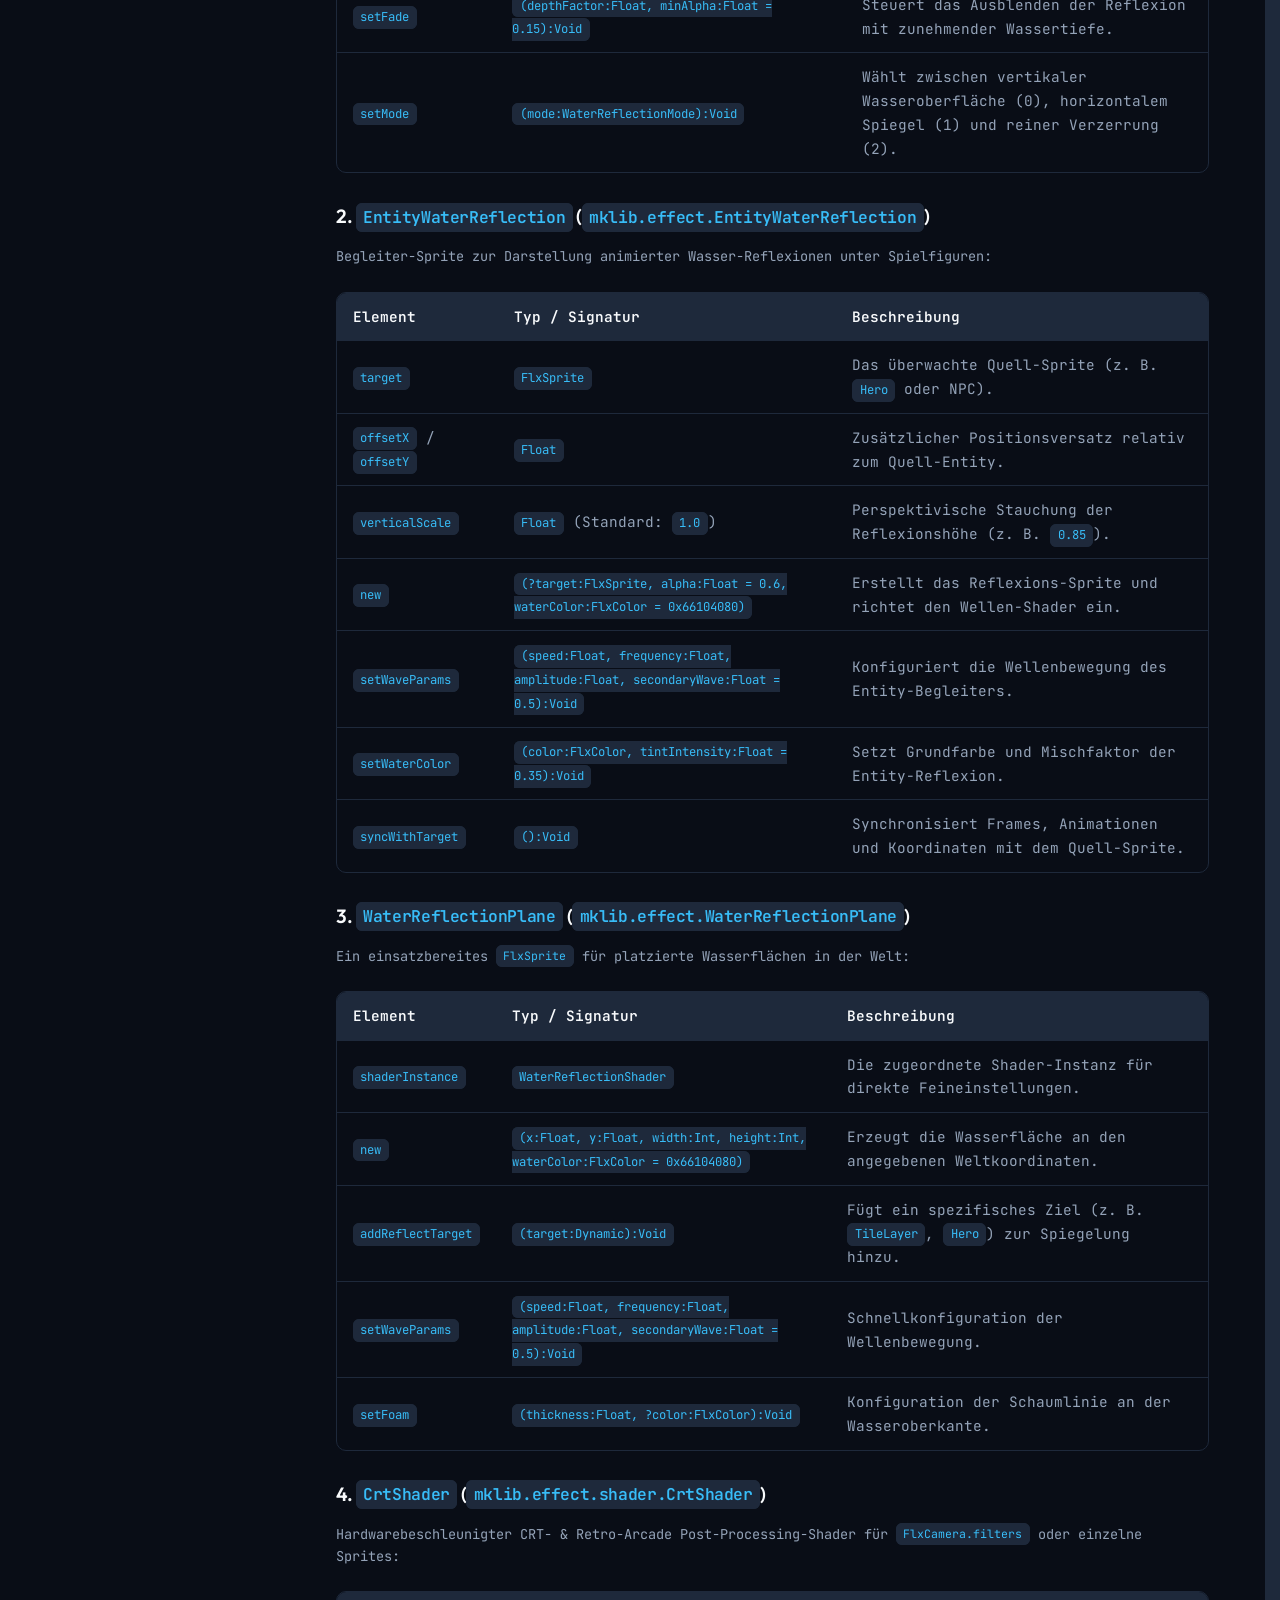
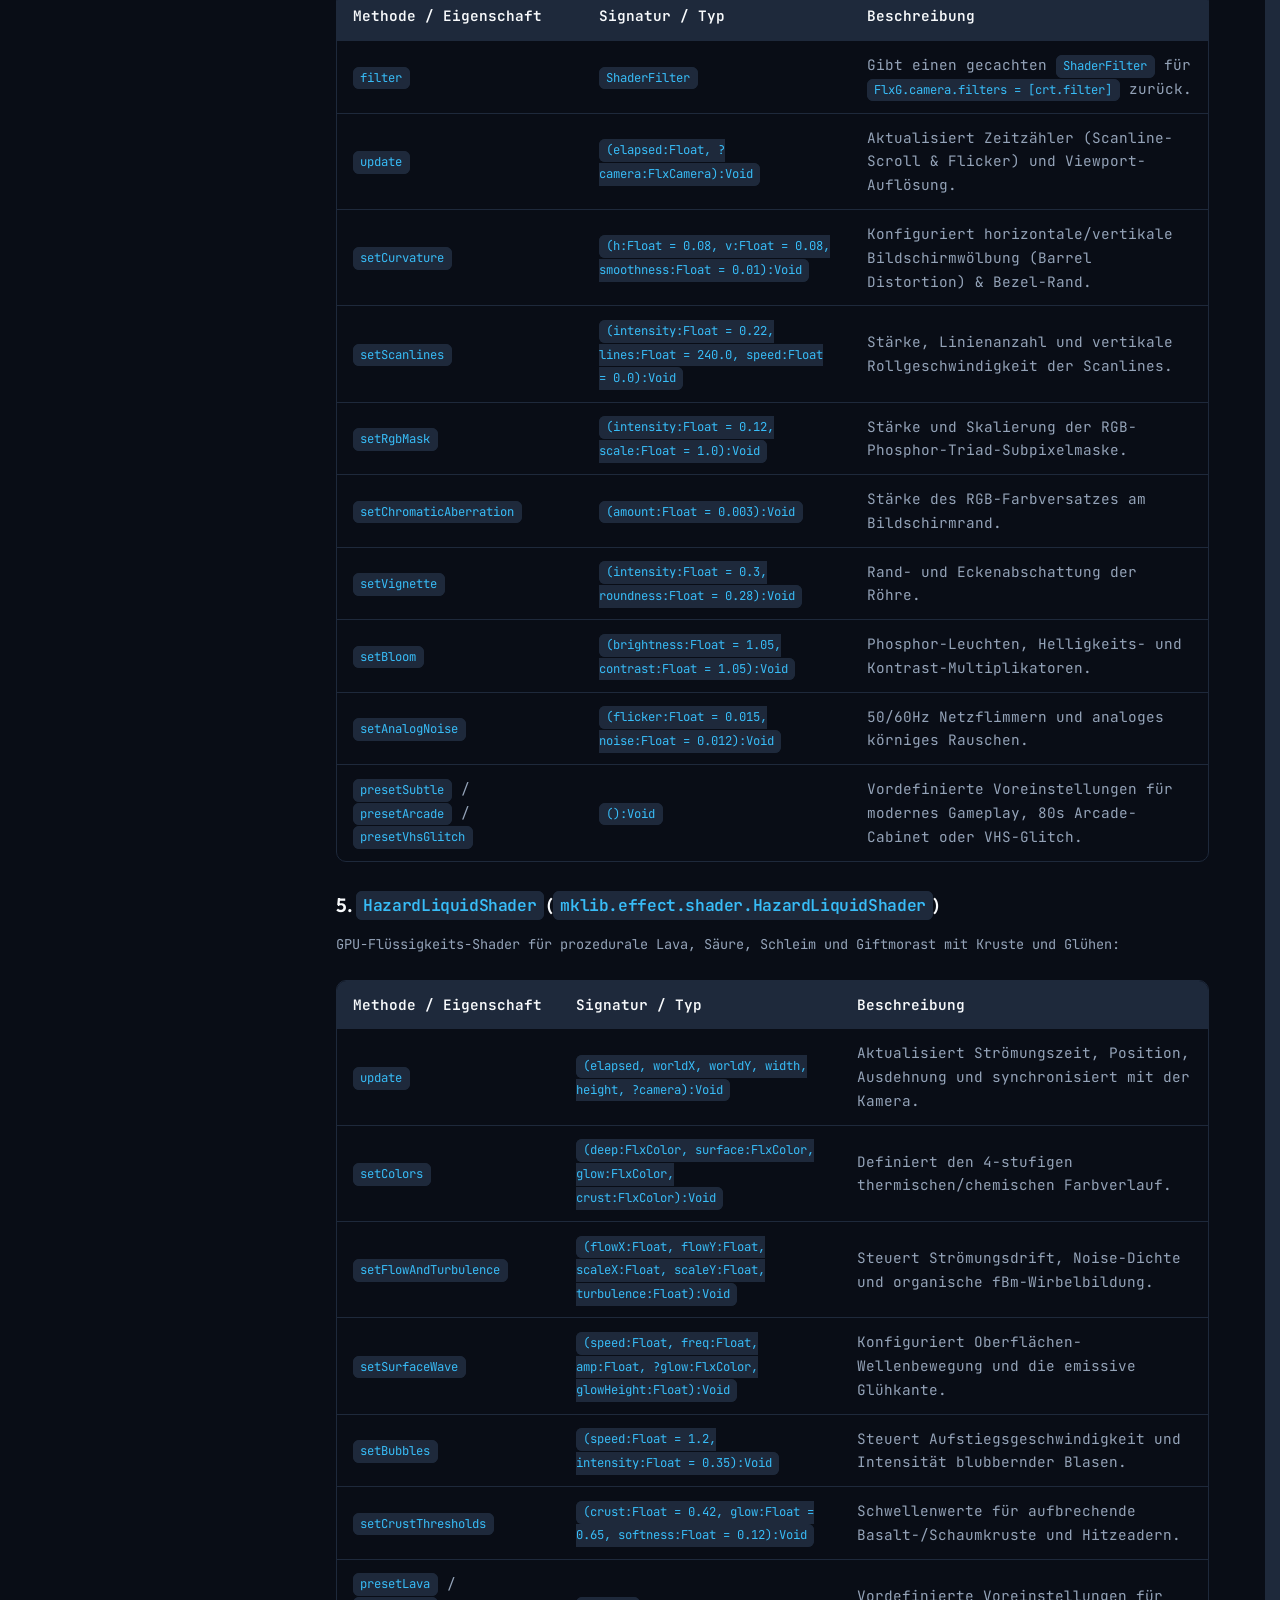
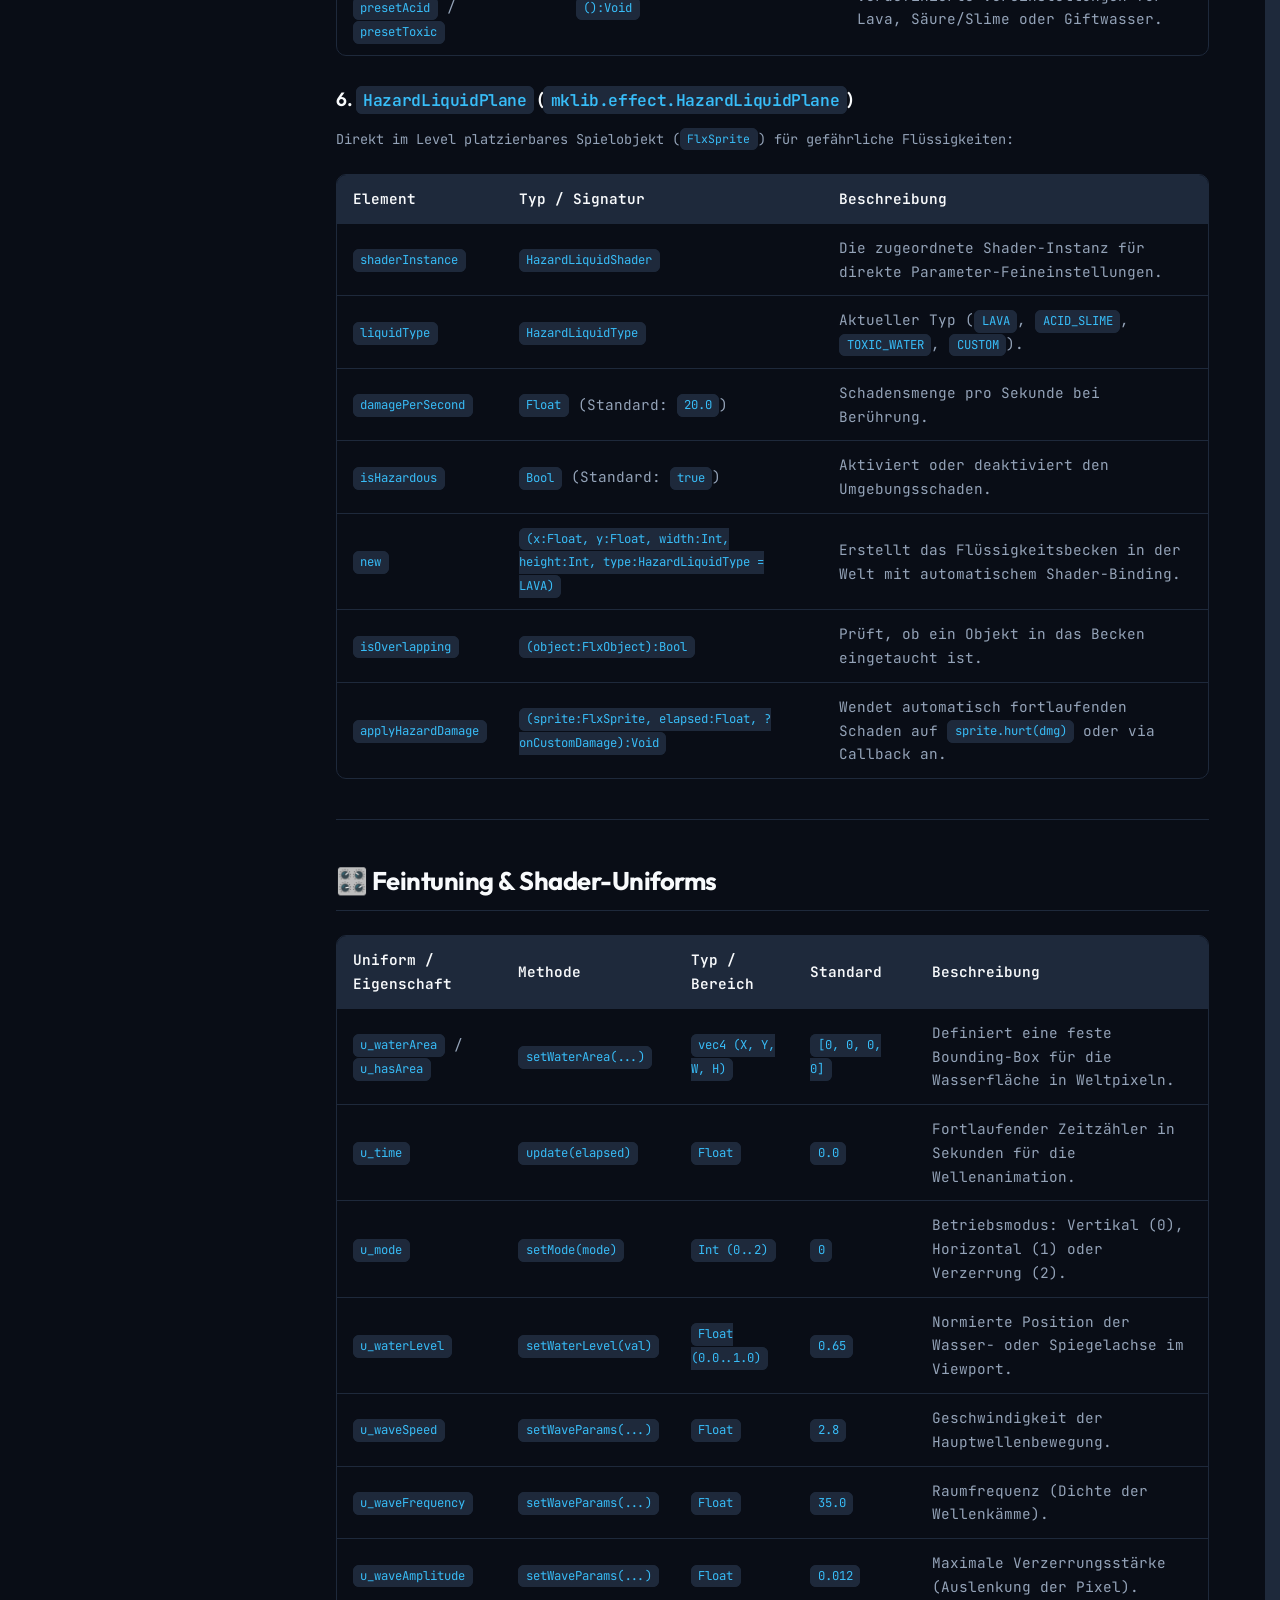
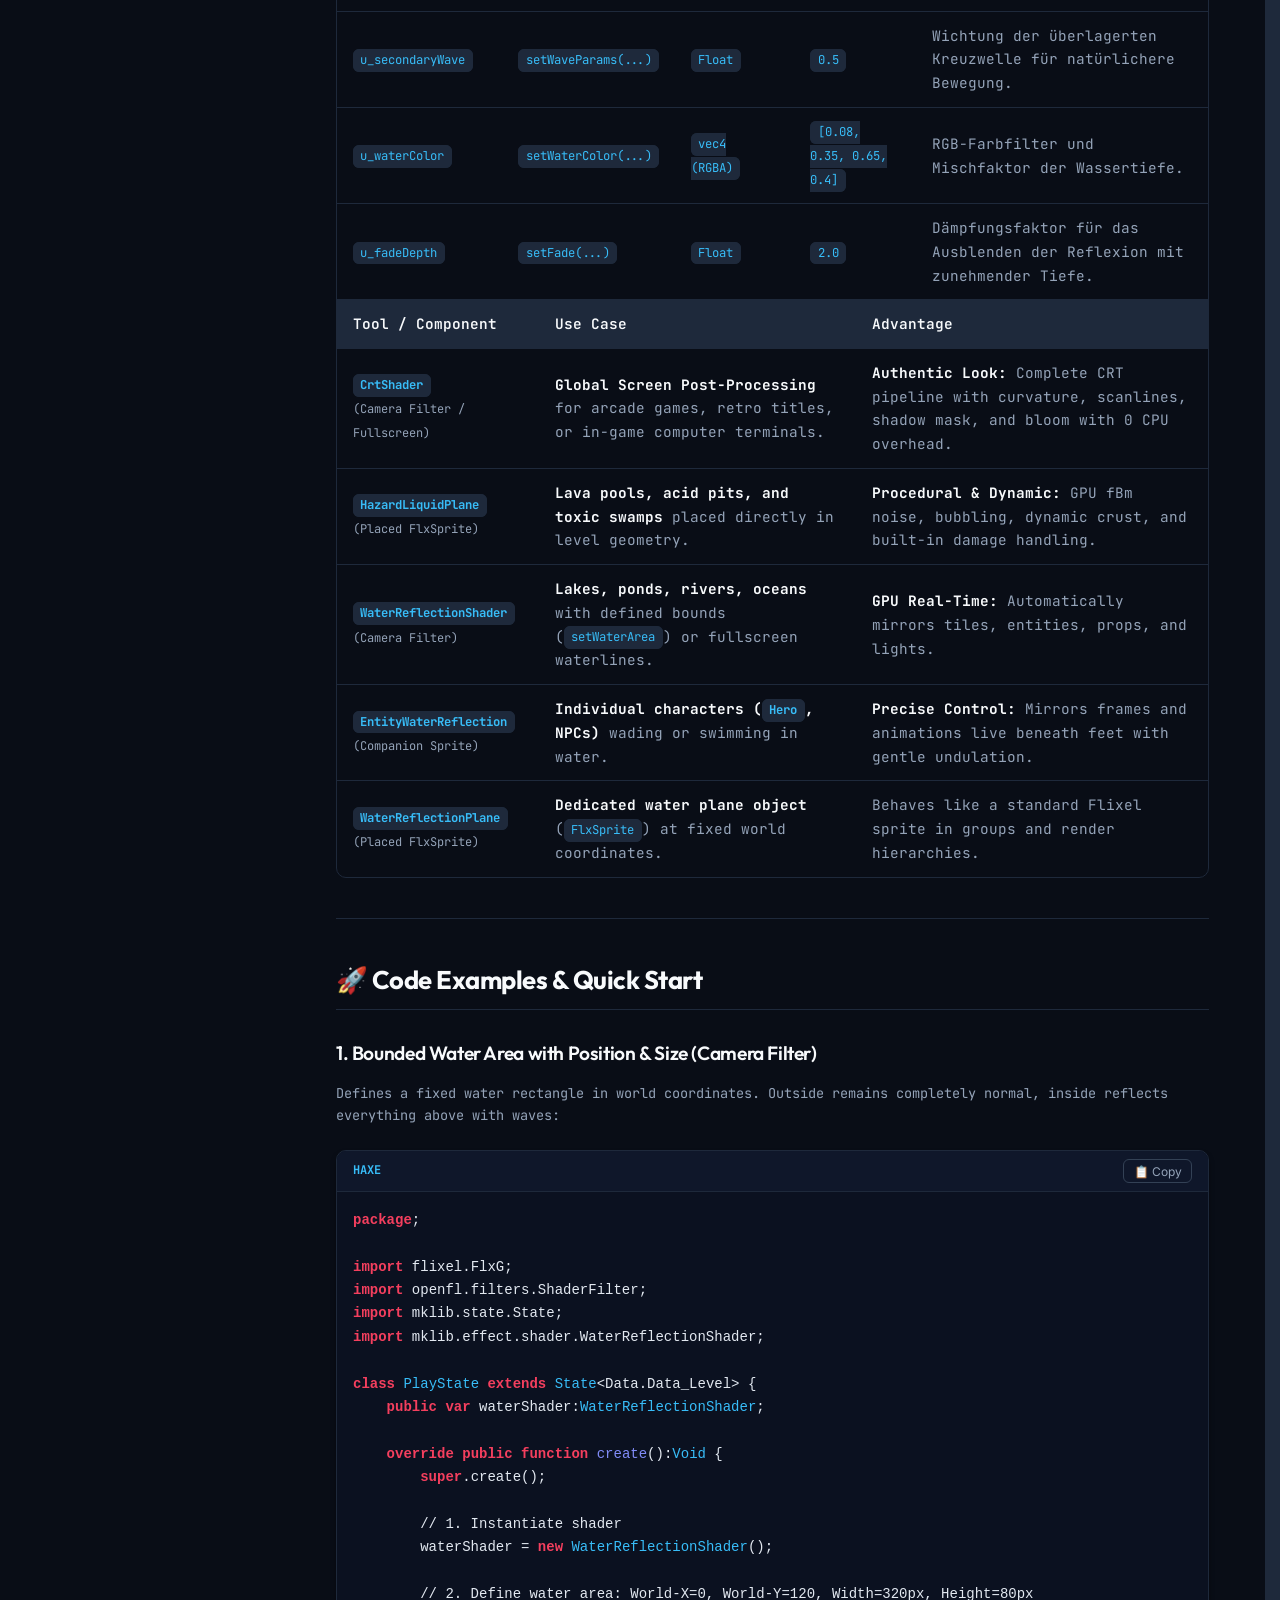
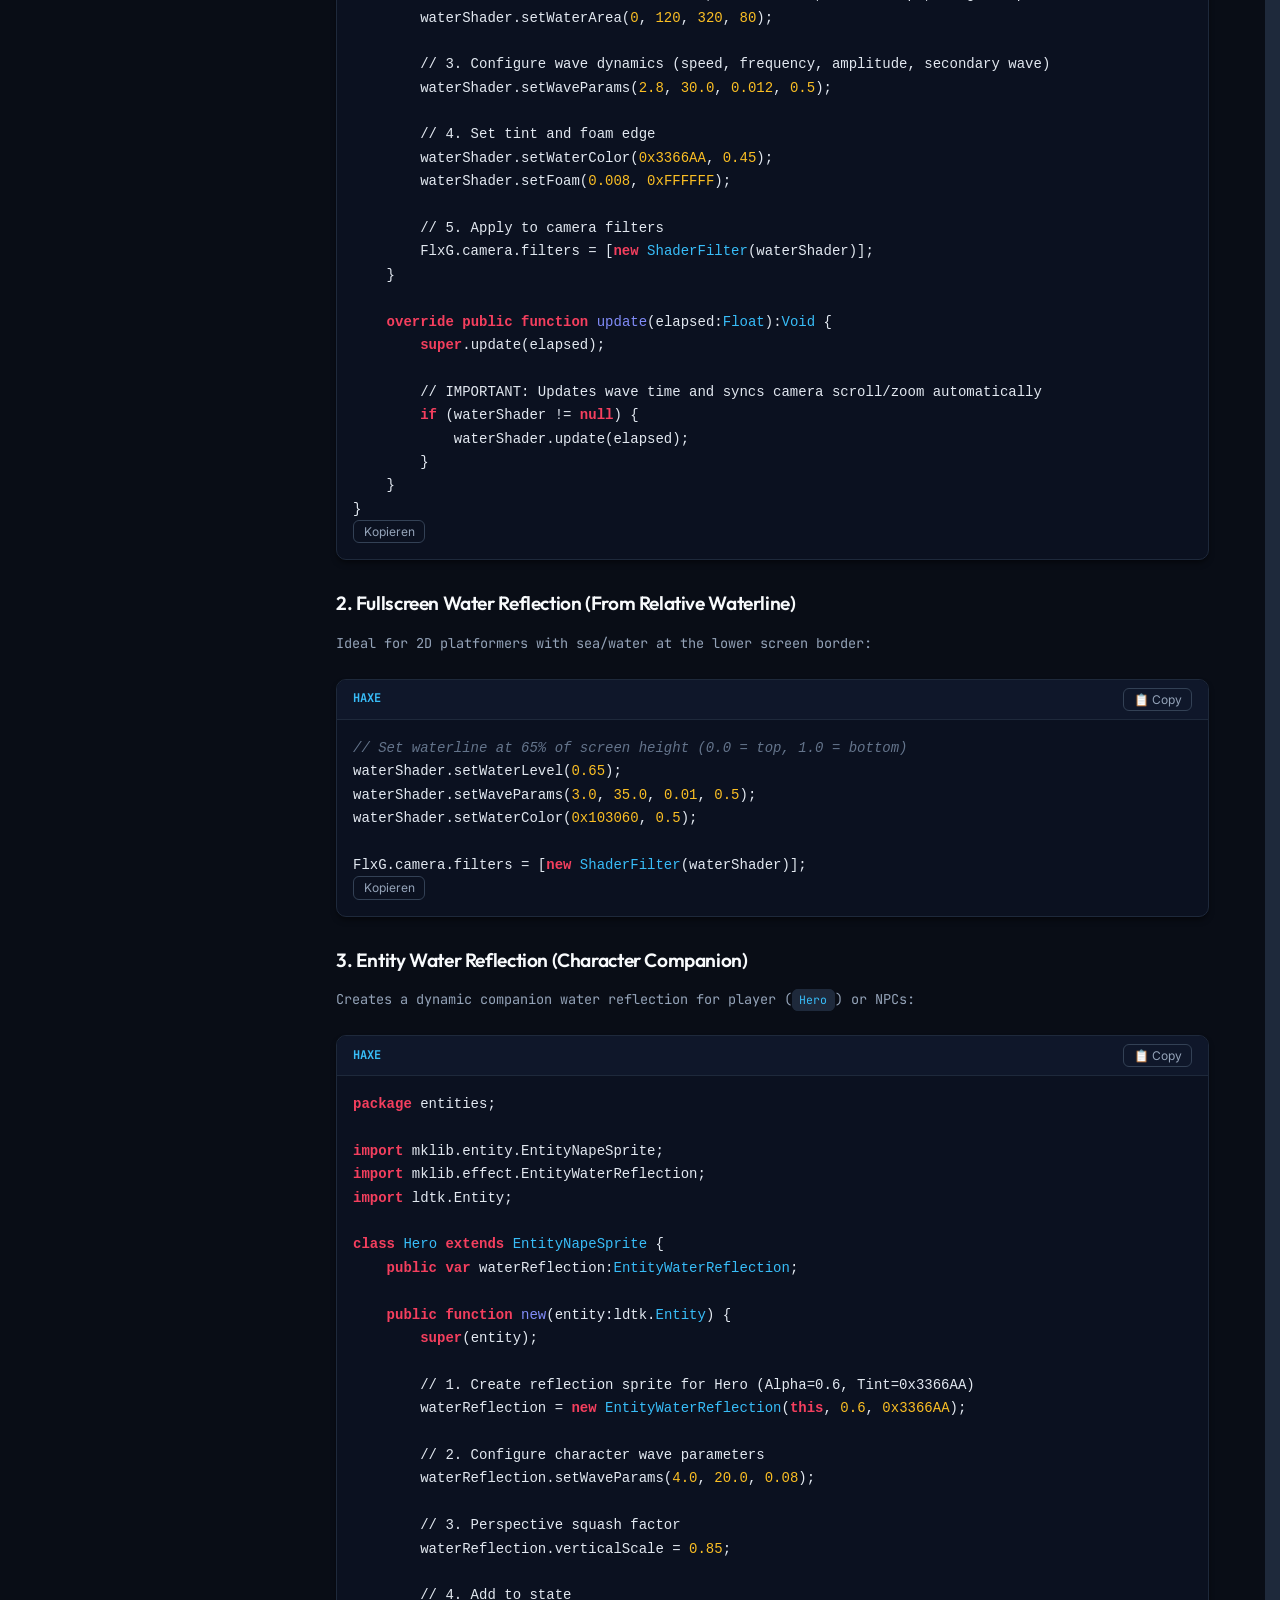
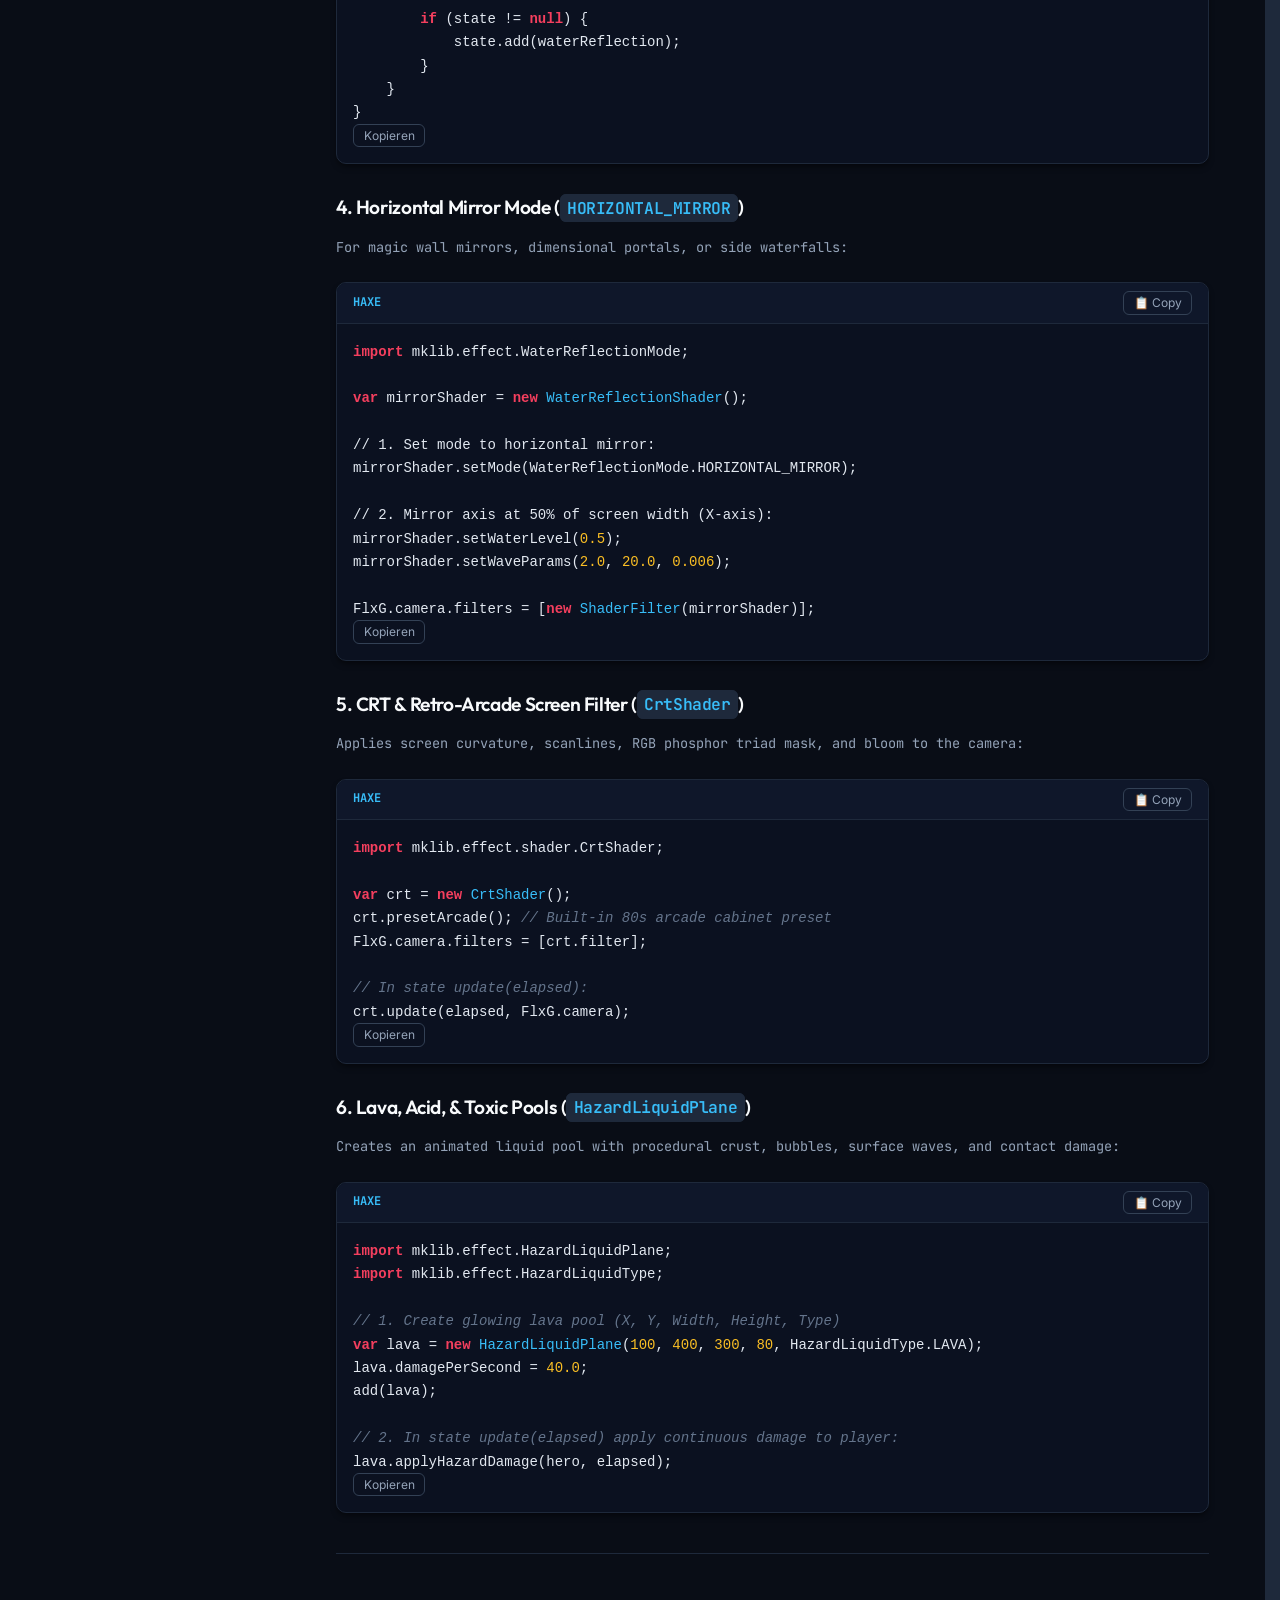
<file: docs/html/effects.html>
<!DOCTYPE html>
<html lang="de" data-theme="dark">
<head>
  <meta charset="UTF-8">
  <meta name="viewport" content="width=device-width, initial-scale=1.0">
  <title>Shader & Effekte — mklib Dokumentation</title>
  <meta name="description" content="Lückenlose Dokumentation und API-Referenz für mklib — Jede Klasse, Methode und Eigenschaft für HaxeFlixel, LDtk und Nape 2D.">
  <link rel="preconnect" href="https://fonts.googleapis.com">
  <link rel="preconnect" href="https://fonts.gstatic.com" crossorigin>
  <link href="https://fonts.googleapis.com/css2?family=Inter:wght@400;500;600;700;800&family=JetBrains+Mono:wght@400;500;600;700&family=Outfit:wght@600;700;800&display=swap" rel="stylesheet">
  <link rel="stylesheet" href="styles.css">
</head>
<body>
  <!-- Ambient Glow Backgrounds -->
  <div class="bg-decorations">
    <div class="blob-1"></div>
    <div class="blob-2"></div>
  </div>

  <!-- Top Navigation Header -->
  <header class="top-header">
    <div style="display: flex; align-items: center; gap: 1rem;">
      <button class="icon-btn mobile-menu-btn" aria-label="Menü öffnen">☰</button>
      <a href="index.html" class="logo-group">
        <div class="logo-badge">mk</div>
        <div>
          <span class="logo-title">mklib</span>
          <span class="logo-version">v1.0.1</span>
        </div>
      </a>
    </div>

    <!-- Search Input -->
    <div class="header-search">
      <span class="search-icon">🔍</span>
      <input type="text" id="docs-search" class="search-input" placeholder="Klasse, Methode oder Feld suchen..." data-de="Klasse, Methode oder Feld suchen..." data-en="Search class, method, or field..." autocomplete="off">
    </div>

    <!-- Header Actions (Language Switcher & Theme Toggle & GitHub) -->
    <div class="header-actions">
      <!-- Language Switcher -->
      <div class="lang-switch-group">
        <button class="lang-btn active" data-set-lang="de" title="Deutsch">DE</button>
        <button class="lang-btn" data-set-lang="en" title="English">EN</button>
      </div>

      <button id="theme-toggle" class="icon-btn" title="Thema wechseln">☀️</button>
      <a href="https://github.com/markuskahl/mklib" target="_blank" rel="noopener noreferrer" class="github-link">
        <span>GitHub</span>
        <span>↗</span>
      </a>
    </div>
  </header>

  <!-- App Layout Container -->
  <div class="app-container">
    <!-- Sidebar Navigation -->
    <aside class="sidebar">
      <nav class="sidebar-nav">
        <div>
          <div class="nav-section-title" data-de="Einführung" data-en="Introduction">Einführung</div>
          <ul class="nav-list">
            <li class="nav-item"><a href="index.html"><span class="nav-icon">📖</span> <span data-de="Übersicht & API-Matrix" data-en="Overview & API Matrix">Übersicht & API-Matrix</span></a></li>
            <li class="nav-item"><a href="getting-started.html"><span class="nav-icon">🚀</span> <span data-de="Schnellstart" data-en="Quick Start">Schnellstart</span></a></li>
          </ul>
        </div>

        <div>
          <div class="nav-section-title" data-de="Kern-Module & Klassen" data-en="Core Modules & Classes">Kern-Module & Klassen</div>
          <ul class="nav-list">
            <li class="nav-item"><a href="ldtk-guide.html"><span class="nav-icon">🗺️</span> <span data-de="LDtk Guide & Felder" data-en="LDtk Guide & Fields">LDtk Guide & Felder</span></a></li>
            <li class="nav-item"><a href="state.html"><span class="nav-icon">🎮</span> <span data-de="State Management" data-en="State Management">State Management</span></a></li>
            <li class="nav-item"><a href="layers.html"><span class="nav-icon">🗺️</span> <span data-de="Layer System" data-en="Layer System">Layer System</span></a></li>
            <li class="nav-item"><a href="entities.html"><span class="nav-icon">👾</span> <span data-de="Entities & Sprites" data-en="Entities & Sprites">Entities & Sprites</span></a></li>
            <li class="nav-item"><a href="save.html"><span class="nav-icon">💾</span> <span data-de="Save & Persistence" data-en="Save & Persistence">Save & Persistence</span></a></li>
            <li class="nav-item"><a href="animation.html"><span class="nav-icon">🎬</span> <span data-de="Animationen & Makros" data-en="Animations & Macros">Animationen & Makros</span></a></li>
            <li class="nav-item"><a href="physics.html"><span class="nav-icon">⚡</span> <span data-de="Physik & Sensoren" data-en="Physics & Sensors">Physik & Sensoren</span></a></li>
            <li class="nav-item"><a href="pathfinding.html"><span class="nav-icon">🧭</span> <span data-de="Pathfinding & A*" data-en="Pathfinding & A*">Pathfinding & A*</span></a></li>
            <li class="nav-item"><a href="lighting.html"><span class="nav-icon">💡</span> <span data-de="GPU Lighting System" data-en="GPU Lighting System">GPU Lighting System</span></a></li>
            <li class="nav-item active"><a href="effects.html"><span class="nav-icon">🎨</span> <span data-de="Shader & Effekte" data-en="Shaders & Effects">Shader & Effekte</span></a></li>
            <li class="nav-item"><a href="tools-math.html"><span class="nav-icon">📐</span> <span data-de="Tools & Mathematik" data-en="Tools & Mathematics">Tools & Mathematik</span></a></li>
          </ul>
        </div>
      </nav>
    </aside>

    <!-- Main Content Area -->
    <main class="main-content">
      <!-- Section: effects -->
<section id="effects" class="doc-section active">
        <div data-lang="de">
          <h1>🎨 Shader- & Post-Processing-System (<code>mklib.effect.*</code>)</h1>
          <p class="section-desc">Hardwarebeschleunigte 2D-GPU-Shader und spezialisierte Spielobjekte für authentische CRT-Retro-Filter, animierte Lava-/Säurebecken und dynamische Wasserspiegelungen.</p>

          <div class="feature-grid">
            <div class="feature-card">
              <div class="feature-icon">📺</div>
              <h3>CRT & Retro-Arcade</h3>
              <p><code>CrtShader</code> simuliert Röhrenmonitore mit Wölbung, Scanlines, RGB-Phosphormaske, Glitch und Bloom.</p>
            </div>
            <div class="feature-card">
              <div class="feature-icon">🧪</div>
              <h3>Lava & Säure-Flüssigkeiten</h3>
              <p><code>HazardLiquidPlane</code> rendert prozedurale Lava, Säure/Slime und Giftwasser mit Kruste, Blubbern und Schaden.</p>
            </div>
            <div class="feature-card">
              <div class="feature-icon">🌊</div>
              <h3>Wasser & Reflexionen</h3>
              <p><code>WaterReflectionPlane</code> und Shader für Echtzeit-Wasserspiegelung, Wellenverzerrung und Gischtkanten.</p>
            </div>
            <div class="feature-card">
              <div class="feature-icon">🦆</div>
              <h3>Entity-Begleiter</h3>
              <p><code>EntityWaterReflection</code> spiegelt Spielfiguren automatisch an deren Fußkante und synchronisiert Animationen.</p>
            </div>
          </div>

          <h2>🧭 Welcher Ansatz für welchen Zweck?</h2>
          <div class="api-table-wrapper">
            <table class="api-table">
              <thead>
                <tr>
                  <th>Werkzeug / Komponente</th>
                  <th>Einsatzbereich</th>
                  <th>Vorteil</th>
                </tr>
              </thead>
              <tbody>
                <tr>
                  <td><strong><code>WaterReflectionShader</code></strong><br><small>(Kamera-Filter)</small></td>
                  <td><strong>Seen, Teiche, Flüsse, Meere</strong> im Level mit definierter Position & Größe (<code>setWaterArea</code>) oder Vollbild-Wasserlinie.</td>
                  <td><strong>GPU-Echtzeit:</strong> Spiegelt alle Kacheln, Entities, Deko und Lichter automatisch mit 0 CPU-Overhead.</td>
                </tr>
                <tr>
                  <td><strong><code>EntityWaterReflection</code></strong><br><small>(Begleiter-Sprite)</small></td>
                  <td><strong>Einzelne Spielfiguren (<code>Hero</code>, NPCs, Monster)</strong>, die im Wasser waten oder schwimmen.</td>
                  <td><strong>Exakte Kontrolle:</strong> Spiegelt Frames und Animationen live unter den Füßen mit sanftem Wogen.</td>
                </tr>
                <tr>
                  <td><strong><code>WaterReflectionPlane</code></strong><br><small>(Platziertes FlxSprite)</small></td>
                  <td><strong>Eigenständiges Spielobjekt</strong> (<code>FlxSprite</code>) an festen Weltkoordinaten.</td>
                  <td>Verhält sich wie ein normales Flixel-Sprite in Gruppen und Render-Hierarchien.</td>
                </tr>
              </tbody>
            </table>
          </div>

          <hr style="margin: 2.5rem 0; border: none; border-top: 1px solid var(--border-color);">

          <h2>🚀 Code-Beispiele & Schnellstart</h2>

          <h3>1. Begrenzte Wasserfläche mit Position & Größe (Kamera-Filter)</h3>
          <p>Definiert ein fixes Wasser-Rechteck in Weltkoordinaten. Außerhalb bleibt die Spielwelt völlig normal, innerhalb spiegelt sich alles oberhalb mit Wellen:</p>
          <div class="code-box">
            <div class="code-header">
              <span class="code-lang-badge">Haxe</span>
              <button class="copy-btn">📋 Kopieren</button>
            </div>
            <pre><code><span class="hl-keyword">package</span>;

<span class="hl-keyword">import</span> flixel.FlxG;
<span class="hl-keyword">import</span> openfl.filters.ShaderFilter;
<span class="hl-keyword">import</span> mklib.state.State;
<span class="hl-keyword">import</span> mklib.effect.shader.WaterReflectionShader;

<span class="hl-keyword">class</span> <span class="hl-type">PlayState</span> <span class="hl-keyword">extends</span> <span class="hl-type">State</span>&lt;Data.Data_Level&gt; {
    <span class="hl-keyword">public</span> <span class="hl-keyword">var</span> waterShader:<span class="hl-type">WaterReflectionShader</span>;

    <span class="hl-keyword">override</span> <span class="hl-keyword">public</span> <span class="hl-keyword">function</span> <span class="hl-func">create</span>():<span class="hl-type">Void</span> {
        <span class="hl-keyword">super</span>.create();

        <span class="hl-comment">// 1. Shader instanziieren</span>
        waterShader = <span class="hl-keyword">new</span> <span class="hl-type">WaterReflectionShader</span>();

        <span class="hl-comment">// 2. Wasserfläche definieren: Welt-X=0, Welt-Y=120, Breite=320px, Tiefe=80px</span>
        waterShader.setWaterArea(<span class="hl-num">0</span>, <span class="hl-num">120</span>, <span class="hl-num">320</span>, <span class="hl-num">80</span>);

        <span class="hl-comment">// 3. Wellen-Dynamik einstellen (Speed, Frequenz, Amplitude, Kreuzwellen)</span>
        waterShader.setWaveParams(<span class="hl-num">2.8</span>, <span class="hl-num">30.0</span>, <span class="hl-num">0.012</span>, <span class="hl-num">0.5</span>);

        <span class="hl-comment">// 4. Wassertönung und Schaumkante einstellen</span>
        waterShader.setWaterColor(<span class="hl-num">0x3366AA</span>, <span class="hl-num">0.45</span>);
        waterShader.setFoam(<span class="hl-num">0.008</span>, <span class="hl-num">0xFFFFFF</span>);

        <span class="hl-comment">// 5. Als Kamerafilter aktivieren</span>
        FlxG.camera.filters = [<span class="hl-keyword">new</span> <span class="hl-type">ShaderFilter</span>(waterShader)];
    }

    <span class="hl-keyword">override</span> <span class="hl-keyword">public</span> <span class="hl-keyword">function</span> <span class="hl-func">update</span>(elapsed:<span class="hl-type">Float</span>):<span class="hl-type">Void</span> {
        <span class="hl-keyword">super</span>.update(elapsed);

        <span class="hl-comment">// WICHTIG: Zählt Wellenzeit hoch und synchronisiert Kamera-Scroll/Zoom automatisch</span>
        <span class="hl-keyword">if</span> (waterShader != <span class="hl-keyword">null</span>) {
            waterShader.update(elapsed);
        }
    }
}</code></pre>
          </div>

          <h3>2. Vollbild-Wasserspiegelung (Ab relativer Wasserlinie)</h3>
          <p>Ideal für 2D-Platformer mit durchgehendem Meer/Wasser am unteren Bildschirmrand:</p>
          <div class="code-box">
            <div class="code-header">
              <span class="code-lang-badge">Haxe</span>
              <button class="copy-btn">📋 Kopieren</button>
            </div>
            <pre><code><span class="hl-comment">// Wasserlinie bei 65% der Bildschirmhöhe festlegen (0.0 = oben, 1.0 = unten)</span>
waterShader.setWaterLevel(<span class="hl-num">0.65</span>);
waterShader.setWaveParams(<span class="hl-num">3.0</span>, <span class="hl-num">35.0</span>, <span class="hl-num">0.01</span>, <span class="hl-num">0.5</span>);
waterShader.setWaterColor(<span class="hl-num">0x103060</span>, <span class="hl-num">0.5</span>);

FlxG.camera.filters = [<span class="hl-keyword">new</span> <span class="hl-type">ShaderFilter</span>(waterShader)];</code></pre>
          </div>

          <h3>3. Entity-Wasserreflexion (Spielfiguren-Begleiter)</h3>
          <p>Erzeugt eine dynamische Wasser-Reflexion für den Spieler (<code>Hero</code>) oder NPCs:</p>
          <div class="code-box">
            <div class="code-header">
              <span class="code-lang-badge">Haxe</span>
              <button class="copy-btn">📋 Kopieren</button>
            </div>
            <pre><code><span class="hl-keyword">package</span> entities;

<span class="hl-keyword">import</span> mklib.entity.EntityNapeSprite;
<span class="hl-keyword">import</span> mklib.effect.EntityWaterReflection;
<span class="hl-keyword">import</span> ldtk.Entity;

<span class="hl-keyword">class</span> <span class="hl-type">Hero</span> <span class="hl-keyword">extends</span> <span class="hl-type">EntityNapeSprite</span> {
    <span class="hl-keyword">public</span> <span class="hl-keyword">var</span> waterReflection:<span class="hl-type">EntityWaterReflection</span>;

    <span class="hl-keyword">public</span> <span class="hl-keyword">function</span> <span class="hl-func">new</span>(entity:ldtk.<span class="hl-type">Entity</span>) {
        <span class="hl-keyword">super</span>(entity);

        <span class="hl-comment">// 1. Wasserreflexion für diesen Hero erstellen (Alpha=0.6, Farbe=0x3366AA)</span>
        waterReflection = <span class="hl-keyword">new</span> <span class="hl-type">EntityWaterReflection</span>(<span class="hl-keyword">this</span>, <span class="hl-num">0.6</span>, <span class="hl-num">0x3366AA</span>);

        <span class="hl-comment">// 2. Wellenparameter für die Spielfigur einstellen</span>
        waterReflection.setWaveParams(<span class="hl-num">4.0</span>, <span class="hl-num">20.0</span>, <span class="hl-num">0.08</span>);

        <span class="hl-comment">// 3. Perspektivische Stauchung (z. B. 0.85)</span>
        waterReflection.verticalScale = <span class="hl-num">0.85</span>;

        <span class="hl-comment">// 4. Zum State hinzufügen</span>
        <span class="hl-keyword">if</span> (state != <span class="hl-keyword">null</span>) {
            state.add(waterReflection);
        }
    }
}</code></pre>
          </div>

          <h3>4. Horizontaler Spiegel-Modus (<code>HORIZONTAL_MIRROR</code>)</h3>
          <p>Für magische Wandspiegel, Raumportale oder seitliche Wasserwände:</p>
          <div class="code-box">
            <div class="code-header">
              <span class="code-lang-badge">Haxe</span>
              <button class="copy-btn">📋 Kopieren</button>
            </div>
            <pre><code><span class="hl-keyword">import</span> mklib.effect.WaterReflectionMode;

<span class="hl-keyword">var</span> mirrorShader = <span class="hl-keyword">new</span> <span class="hl-type">WaterReflectionShader</span>();

<span class="hl-comment">// 1. Modus auf horizontalen Spiegel schalten:</span>
mirrorShader.setMode(WaterReflectionMode.HORIZONTAL_MIRROR);

<span class="hl-comment">// 2. Spiegelachse bei 50% der Bildschirmbreite (X-Achse):</span>
mirrorShader.setWaterLevel(<span class="hl-num">0.5</span>);
mirrorShader.setWaveParams(<span class="hl-num">2.0</span>, <span class="hl-num">20.0</span>, <span class="hl-num">0.006</span>);

          </div>

          <h3>5. CRT- & Retro-Arcade-Filter (<code>CrtShader</code>)</h3>
          <p>Wendet Bildschirmwölbung, Scanlines, RGB-Phosphormaske und sanftes Glühen auf die Kamera an:</p>
          <div class="code-box">
            <div class="code-header">
              <span class="code-lang-badge">Haxe</span>
              <button class="copy-btn">📋 Kopieren</button>
            </div>
            <pre><code><span class="hl-keyword">import</span> mklib.effect.shader.CrtShader;

<span class="hl-keyword">var</span> crt = <span class="hl-keyword">new</span> <span class="hl-type">CrtShader</span>();
crt.presetArcade(); <span class="hl-comment">// Vordefiniertes 80s Arcade-Preset</span>
FlxG.camera.filters = [crt.filter];

<span class="hl-comment">// Im State update(elapsed):</span>
crt.update(elapsed, FlxG.camera);</code></pre>
          </div>

          <h3>6. Lava-, Säure- und Giftbecken (<code>HazardLiquidPlane</code>)</h3>
          <p>Erstellt ein animiertes Flüssigkeitsbecken mit prozeduraler Kruste, Blubbern, Wellen und Umgebungsschaden:</p>
          <div class="code-box">
            <div class="code-header">
              <span class="code-lang-badge">Haxe</span>
              <button class="copy-btn">📋 Kopieren</button>
            </div>
            <pre><code><span class="hl-keyword">import</span> mklib.effect.HazardLiquidPlane;
<span class="hl-keyword">import</span> mklib.effect.HazardLiquidType;

<span class="hl-comment">// 1. Glühendes Lava-Becken erzeugen (X, Y, Breite, Höhe, Typ)</span>
<span class="hl-keyword">var</span> lava = <span class="hl-keyword">new</span> <span class="hl-type">HazardLiquidPlane</span>(<span class="hl-num">100</span>, <span class="hl-num">400</span>, <span class="hl-num">300</span>, <span class="hl-num">80</span>, HazardLiquidType.LAVA);
lava.damagePerSecond = <span class="hl-num">40.0</span>;
add(lava);

<span class="hl-comment">// 2. Im State update(elapsed) Schaden auf den Spieler anwenden:</span>
lava.applyHazardDamage(hero, elapsed);</code></pre>
          </div>

          <hr style="margin: 2.5rem 0; border: none; border-top: 1px solid var(--border-color);">

          <h2>🏛️ Detaillierte API-Referenz</h2>

          <h3>1. <code>WaterReflectionShader</code> (<code>mklib.effect.shader.WaterReflectionShader</code>)</h3>
          <p>Erbt von <code>flixel.system.FlxAssets.FlxShader</code>. Bietet komfortable Methoden zur Konfiguration aller Uniform-Parameter:</p>
          <div class="api-table-wrapper">
            <table class="api-table">
              <thead>
                <tr>
                  <th>Methode / Eigenschaft</th>
                  <th>Signatur / Typ</th>
                  <th>Beschreibung</th>
                </tr>
              </thead>
              <tbody>
                <tr>
                  <td><code>new</code></td>
                  <td><code>():Void</code></td>
                  <td>Erstellt den Shader mit ausgewogenen Standardwerten für Wellengeschwindigkeit, Amplitude und Tönung.</td>
                </tr>
                <tr>
                  <td><code>setWaterArea</code></td>
                  <td><code>(x:Float, y:Float, width:Float, height:Float, isWorldCoords:Bool = true, ?camera:FlxCamera):Void</code></td>
                  <td>Definiert ein begrenztes Wasser-Rechteck in Weltkoordinaten. Außerhalb bleibt das Bild normal.</td>
                </tr>
                <tr>
                  <td><code>clearWaterArea</code></td>
                  <td><code>():Void</code></td>
                  <td>Deaktiviert die Flächenbegrenzung und schaltet zurück in den Vollbild-Modus.</td>
                </tr>
                <tr>
                  <td><code>update</code></td>
                  <td><code>(elapsed:Float, ?camera:FlxCamera):Void</code></td>
                  <td>Aktualisiert den Zeitzähler (<code>u_time</code>) und synchronisiert automatisch Kamera-Scroll und Zoom.</td>
                </tr>
                <tr>
                  <td><code>setWaterLevel</code></td>
                  <td><code>(level:Float):Void</code></td>
                  <td>Setzt die relative Position der Wasserlinie im UV-Raum (<code>0.0</code> bis <code>1.0</code>).</td>
                </tr>
                <tr>
                  <td><code>syncWithCamera</code></td>
                  <td><code>(worldY:Float, ?camera:FlxCamera):Void</code></td>
                  <td>Verankert die Wasserlinie an einer absoluten Weltkoordinate und synchronisiert Scroll/Zoom.</td>
                </tr>
                <tr>
                  <td><code>setWaveParams</code></td>
                  <td><code>(speed:Float, frequency:Float, amplitude:Float, secondaryWave:Float = 0.5):Void</code></td>
                  <td>Konfiguriert Geschwindigkeit, Dichte, Amplitude und Kreuzwellen-Wichtung.</td>
                </tr>
                <tr>
                  <td><code>setWaterColor</code></td>
                  <td><code>(color:FlxColor, tintIntensity:Float = 0.4):Void</code></td>
                  <td>Setzt Grundfarbe und Mischfaktor des Wassers.</td>
                </tr>
                <tr>
                  <td><code>setFoam</code></td>
                  <td><code>(thickness:Float, ?color:FlxColor):Void</code></td>
                  <td>Aktiviert und konfiguriert die Schaum- / Glanzkante an der Wasseroberfläche.</td>
                </tr>
                <tr>
                  <td><code>setFade</code></td>
                  <td><code>(depthFactor:Float, minAlpha:Float = 0.15):Void</code></td>
                  <td>Steuert das Ausblenden der Reflexion mit zunehmender Wassertiefe.</td>
                </tr>
                <tr>
                  <td><code>setMode</code></td>
                  <td><code>(mode:WaterReflectionMode):Void</code></td>
                  <td>Wählt zwischen vertikaler Wasseroberfläche (0), horizontalem Spiegel (1) und reiner Verzerrung (2).</td>
                </tr>
              </tbody>
            </table>
          </div>

          <h3>2. <code>EntityWaterReflection</code> (<code>mklib.effect.EntityWaterReflection</code>)</h3>
          <p>Begleiter-Sprite zur Darstellung animierter Wasser-Reflexionen unter Spielfiguren:</p>
          <div class="api-table-wrapper">
            <table class="api-table">
              <thead>
                <tr>
                  <th>Element</th>
                  <th>Typ / Signatur</th>
                  <th>Beschreibung</th>
                </tr>
              </thead>
              <tbody>
                <tr>
                  <td><code>target</code></td>
                  <td><code>FlxSprite</code></td>
                  <td>Das überwachte Quell-Sprite (z. B. <code>Hero</code> oder NPC).</td>
                </tr>
                <tr>
                  <td><code>offsetX</code> / <code>offsetY</code></td>
                  <td><code>Float</code></td>
                  <td>Zusätzlicher Positionsversatz relativ zum Quell-Entity.</td>
                </tr>
                <tr>
                  <td><code>verticalScale</code></td>
                  <td><code>Float</code> (Standard: <code>1.0</code>)</td>
                  <td>Perspektivische Stauchung der Reflexionshöhe (z. B. <code>0.85</code>).</td>
                </tr>
                <tr>
                  <td><code>new</code></td>
                  <td><code>(?target:FlxSprite, alpha:Float = 0.6, waterColor:FlxColor = 0x66104080)</code></td>
                  <td>Erstellt das Reflexions-Sprite und richtet den Wellen-Shader ein.</td>
                </tr>
                <tr>
                  <td><code>setWaveParams</code></td>
                  <td><code>(speed:Float, frequency:Float, amplitude:Float, secondaryWave:Float = 0.5):Void</code></td>
                  <td>Konfiguriert die Wellenbewegung des Entity-Begleiters.</td>
                </tr>
                <tr>
                  <td><code>setWaterColor</code></td>
                  <td><code>(color:FlxColor, tintIntensity:Float = 0.35):Void</code></td>
                  <td>Setzt Grundfarbe und Mischfaktor der Entity-Reflexion.</td>
                </tr>
                <tr>
                  <td><code>syncWithTarget</code></td>
                  <td><code>():Void</code></td>
                  <td>Synchronisiert Frames, Animationen und Koordinaten mit dem Quell-Sprite.</td>
                </tr>
              </tbody>
            </table>
          </div>

          <h3>3. <code>WaterReflectionPlane</code> (<code>mklib.effect.WaterReflectionPlane</code>)</h3>
          <p>Ein einsatzbereites <code>FlxSprite</code> für platzierte Wasserflächen in der Welt:</p>
          <div class="api-table-wrapper">
            <table class="api-table">
              <thead>
                <tr>
                  <th>Element</th>
                  <th>Typ / Signatur</th>
                  <th>Beschreibung</th>
                </tr>
              </thead>
              <tbody>
                <tr>
                  <td><code>shaderInstance</code></td>
                  <td><code>WaterReflectionShader</code></td>
                  <td>Die zugeordnete Shader-Instanz für direkte Feineinstellungen.</td>
                </tr>
                <tr>
                  <td><code>new</code></td>
                  <td><code>(x:Float, y:Float, width:Int, height:Int, waterColor:FlxColor = 0x66104080)</code></td>
                  <td>Erzeugt die Wasserfläche an den angegebenen Weltkoordinaten.</td>
                </tr>
                <tr>
                  <td><code>addReflectTarget</code></td>
                  <td><code>(target:Dynamic):Void</code></td>
                  <td>Fügt ein spezifisches Ziel (z. B. <code>TileLayer</code>, <code>Hero</code>) zur Spiegelung hinzu.</td>
                </tr>
                <tr>
                  <td><code>setWaveParams</code></td>
                  <td><code>(speed:Float, frequency:Float, amplitude:Float, secondaryWave:Float = 0.5):Void</code></td>
                  <td>Schnellkonfiguration der Wellenbewegung.</td>
                </tr>
                <tr>
                  <td><code>setFoam</code></td>
                  <td><code>(thickness:Float, ?color:FlxColor):Void</code></td>
                  <td>Konfiguration der Schaumlinie an der Wasseroberkante.</td>
                </tr>
              </tbody>
            </table>
          </div>

          <h3>4. <code>CrtShader</code> (<code>mklib.effect.shader.CrtShader</code>)</h3>
          <p>Hardwarebeschleunigter CRT- & Retro-Arcade Post-Processing-Shader für <code>FlxCamera.filters</code> oder einzelne Sprites:</p>
          <div class="api-table-wrapper">
            <table class="api-table">
              <thead>
                <tr>
                  <th>Methode / Eigenschaft</th>
                  <th>Signatur / Typ</th>
                  <th>Beschreibung</th>
                </tr>
              </thead>
              <tbody>
                <tr>
                  <td><code>filter</code></td>
                  <td><code>ShaderFilter</code></td>
                  <td>Gibt einen gecachten <code>ShaderFilter</code> für <code>FlxG.camera.filters = [crt.filter]</code> zurück.</td>
                </tr>
                <tr>
                  <td><code>update</code></td>
                  <td><code>(elapsed:Float, ?camera:FlxCamera):Void</code></td>
                  <td>Aktualisiert Zeitzähler (Scanline-Scroll & Flicker) und Viewport-Auflösung.</td>
                </tr>
                <tr>
                  <td><code>setCurvature</code></td>
                  <td><code>(h:Float = 0.08, v:Float = 0.08, smoothness:Float = 0.01):Void</code></td>
                  <td>Konfiguriert horizontale/vertikale Bildschirmwölbung (Barrel Distortion) & Bezel-Rand.</td>
                </tr>
                <tr>
                  <td><code>setScanlines</code></td>
                  <td><code>(intensity:Float = 0.22, lines:Float = 240.0, speed:Float = 0.0):Void</code></td>
                  <td>Stärke, Linienanzahl und vertikale Rollgeschwindigkeit der Scanlines.</td>
                </tr>
                <tr>
                  <td><code>setRgbMask</code></td>
                  <td><code>(intensity:Float = 0.12, scale:Float = 1.0):Void</code></td>
                  <td>Stärke und Skalierung der RGB-Phosphor-Triad-Subpixelmaske.</td>
                </tr>
                <tr>
                  <td><code>setChromaticAberration</code></td>
                  <td><code>(amount:Float = 0.003):Void</code></td>
                  <td>Stärke des RGB-Farbversatzes am Bildschirmrand.</td>
                </tr>
                <tr>
                  <td><code>setVignette</code></td>
                  <td><code>(intensity:Float = 0.3, roundness:Float = 0.28):Void</code></td>
                  <td>Rand- und Eckenabschattung der Röhre.</td>
                </tr>
                <tr>
                  <td><code>setBloom</code></td>
                  <td><code>(brightness:Float = 1.05, contrast:Float = 1.05):Void</code></td>
                  <td>Phosphor-Leuchten, Helligkeits- und Kontrast-Multiplikatoren.</td>
                </tr>
                <tr>
                  <td><code>setAnalogNoise</code></td>
                  <td><code>(flicker:Float = 0.015, noise:Float = 0.012):Void</code></td>
                  <td>50/60Hz Netzflimmern und analoges körniges Rauschen.</td>
                </tr>
                <tr>
                  <td><code>presetSubtle</code> / <code>presetArcade</code> / <code>presetVhsGlitch</code></td>
                  <td><code>():Void</code></td>
                  <td>Vordefinierte Voreinstellungen für modernes Gameplay, 80s Arcade-Cabinet oder VHS-Glitch.</td>
                </tr>
              </tbody>
            </table>
          </div>

          <h3>5. <code>HazardLiquidShader</code> (<code>mklib.effect.shader.HazardLiquidShader</code>)</h3>
          <p>GPU-Flüssigkeits-Shader für prozedurale Lava, Säure, Schleim und Giftmorast mit Kruste und Glühen:</p>
          <div class="api-table-wrapper">
            <table class="api-table">
              <thead>
                <tr>
                  <th>Methode / Eigenschaft</th>
                  <th>Signatur / Typ</th>
                  <th>Beschreibung</th>
                </tr>
              </thead>
              <tbody>
                <tr>
                  <td><code>update</code></td>
                  <td><code>(elapsed, worldX, worldY, width, height, ?camera):Void</code></td>
                  <td>Aktualisiert Strömungszeit, Position, Ausdehnung und synchronisiert mit der Kamera.</td>
                </tr>
                <tr>
                  <td><code>setColors</code></td>
                  <td><code>(deep:FlxColor, surface:FlxColor, glow:FlxColor, crust:FlxColor):Void</code></td>
                  <td>Definiert den 4-stufigen thermischen/chemischen Farbverlauf.</td>
                </tr>
                <tr>
                  <td><code>setFlowAndTurbulence</code></td>
                  <td><code>(flowX:Float, flowY:Float, scaleX:Float, scaleY:Float, turbulence:Float):Void</code></td>
                  <td>Steuert Strömungsdrift, Noise-Dichte und organische fBm-Wirbelbildung.</td>
                </tr>
                <tr>
                  <td><code>setSurfaceWave</code></td>
                  <td><code>(speed:Float, freq:Float, amp:Float, ?glow:FlxColor, glowHeight:Float):Void</code></td>
                  <td>Konfiguriert Oberflächen-Wellenbewegung und die emissive Glühkante.</td>
                </tr>
                <tr>
                  <td><code>setBubbles</code></td>
                  <td><code>(speed:Float = 1.2, intensity:Float = 0.35):Void</code></td>
                  <td>Steuert Aufstiegsgeschwindigkeit und Intensität blubbernder Blasen.</td>
                </tr>
                <tr>
                  <td><code>setCrustThresholds</code></td>
                  <td><code>(crust:Float = 0.42, glow:Float = 0.65, softness:Float = 0.12):Void</code></td>
                  <td>Schwellenwerte für aufbrechende Basalt-/Schaumkruste und Hitzeadern.</td>
                </tr>
                <tr>
                  <td><code>presetLava</code> / <code>presetAcid</code> / <code>presetToxic</code></td>
                  <td><code>():Void</code></td>
                  <td>Vordefinierte Voreinstellungen für Lava, Säure/Slime oder Giftwasser.</td>
                </tr>
              </tbody>
            </table>
          </div>

          <h3>6. <code>HazardLiquidPlane</code> (<code>mklib.effect.HazardLiquidPlane</code>)</h3>
          <p>Direkt im Level platzierbares Spielobjekt (<code>FlxSprite</code>) für gefährliche Flüssigkeiten:</p>
          <div class="api-table-wrapper">
            <table class="api-table">
              <thead>
                <tr>
                  <th>Element</th>
                  <th>Typ / Signatur</th>
                  <th>Beschreibung</th>
                </tr>
              </thead>
              <tbody>
                <tr>
                  <td><code>shaderInstance</code></td>
                  <td><code>HazardLiquidShader</code></td>
                  <td>Die zugeordnete Shader-Instanz für direkte Parameter-Feineinstellungen.</td>
                </tr>
                <tr>
                  <td><code>liquidType</code></td>
                  <td><code>HazardLiquidType</code></td>
                  <td>Aktueller Typ (<code>LAVA</code>, <code>ACID_SLIME</code>, <code>TOXIC_WATER</code>, <code>CUSTOM</code>).</td>
                </tr>
                <tr>
                  <td><code>damagePerSecond</code></td>
                  <td><code>Float</code> (Standard: <code>20.0</code>)</td>
                  <td>Schadensmenge pro Sekunde bei Berührung.</td>
                </tr>
                <tr>
                  <td><code>isHazardous</code></td>
                  <td><code>Bool</code> (Standard: <code>true</code>)</td>
                  <td>Aktiviert oder deaktiviert den Umgebungsschaden.</td>
                </tr>
                <tr>
                  <td><code>new</code></td>
                  <td><code>(x:Float, y:Float, width:Int, height:Int, type:HazardLiquidType = LAVA)</code></td>
                  <td>Erstellt das Flüssigkeitsbecken in der Welt mit automatischem Shader-Binding.</td>
                </tr>
                <tr>
                  <td><code>isOverlapping</code></td>
                  <td><code>(object:FlxObject):Bool</code></td>
                  <td>Prüft, ob ein Objekt in das Becken eingetaucht ist.</td>
                </tr>
                <tr>
                  <td><code>applyHazardDamage</code></td>
                  <td><code>(sprite:FlxSprite, elapsed:Float, ?onCustomDamage):Void</code></td>
                  <td>Wendet automatisch fortlaufenden Schaden auf <code>sprite.hurt(dmg)</code> oder via Callback an.</td>
                </tr>
              </tbody>
            </table>
          </div>

          <hr style="margin: 2.5rem 0; border: none; border-top: 1px solid var(--border-color);">

          <h2>🎛️ Feintuning & Shader-Uniforms</h2>
          <div class="api-table-wrapper">
            <table class="api-table">
              <thead>
                <tr>
                  <th>Uniform / Eigenschaft</th>
                  <th>Methode</th>
                  <th>Typ / Bereich</th>
                  <th>Standard</th>
                  <th>Beschreibung</th>
                </tr>
              </thead>
              <tbody>
                <tr>
                  <td><code>u_waterArea</code> / <code>u_hasArea</code></td>
                  <td><code>setWaterArea(...)</code></td>
                  <td><code>vec4 (X, Y, W, H)</code></td>
                  <td><code>[0, 0, 0, 0]</code></td>
                  <td>Definiert eine feste Bounding-Box für die Wasserfläche in Weltpixeln.</td>
                </tr>
                <tr>
                  <td><code>u_time</code></td>
                  <td><code>update(elapsed)</code></td>
                  <td><code>Float</code></td>
                  <td><code>0.0</code></td>
                  <td>Fortlaufender Zeitzähler in Sekunden für die Wellenanimation.</td>
                </tr>
                <tr>
                  <td><code>u_mode</code></td>
                  <td><code>setMode(mode)</code></td>
                  <td><code>Int (0..2)</code></td>
                  <td><code>0</code></td>
                  <td>Betriebsmodus: Vertikal (0), Horizontal (1) oder Verzerrung (2).</td>
                </tr>
                <tr>
                  <td><code>u_waterLevel</code></td>
                  <td><code>setWaterLevel(val)</code></td>
                  <td><code>Float (0.0..1.0)</code></td>
                  <td><code>0.65</code></td>
                  <td>Normierte Position der Wasser- oder Spiegelachse im Viewport.</td>
                </tr>
                <tr>
                  <td><code>u_waveSpeed</code></td>
                  <td><code>setWaveParams(...)</code></td>
                  <td><code>Float</code></td>
                  <td><code>2.8</code></td>
                  <td>Geschwindigkeit der Hauptwellenbewegung.</td>
                </tr>
                <tr>
                  <td><code>u_waveFrequency</code></td>
                  <td><code>setWaveParams(...)</code></td>
                  <td><code>Float</code></td>
                  <td><code>35.0</code></td>
                  <td>Raumfrequenz (Dichte der Wellenkämme).</td>
                </tr>
                <tr>
                  <td><code>u_waveAmplitude</code></td>
                  <td><code>setWaveParams(...)</code></td>
                  <td><code>Float</code></td>
                  <td><code>0.012</code></td>
                  <td>Maximale Verzerrungsstärke (Auslenkung der Pixel).</td>
                </tr>
                <tr>
                  <td><code>u_secondaryWave</code></td>
                  <td><code>setWaveParams(...)</code></td>
                  <td><code>Float</code></td>
                  <td><code>0.5</code></td>
                  <td>Wichtung der überlagerten Kreuzwelle für natürlichere Bewegung.</td>
                </tr>
                <tr>
                  <td><code>u_waterColor</code></td>
                  <td><code>setWaterColor(...)</code></td>
                  <td><code>vec4 (RGBA)</code></td>
                  <td><code>[0.08, 0.35, 0.65, 0.4]</code></td>
                  <td>RGB-Farbfilter und Mischfaktor der Wassertiefe.</td>
                </tr>
                <tr>
                  <td><code>u_fadeDepth</code></td>
                  <td><code>setFade(...)</code></td>
                  <td><code>Float</code></td>
                  <td><code>2.0</code></td>
                  <td>Dämpfungsfaktor für das Ausblenden der Reflexion mit zunehmender Tiefe.</td>
                </tr>
                <tr>
                   <div data-lang="en">
          <h1>🎨 Shader & Post-Processing System (<code>mklib.effect.*</code>)</h1>
          <p class="section-desc">Hardware-accelerated 2D GPU shaders and specialized game objects for authentic CRT retro filters, animated lava/acid pools, and dynamic water reflections.</p>

          <div class="feature-grid">
            <div class="feature-card">
              <div class="feature-icon">📺</div>
              <h3>CRT & Retro-Arcade</h3>
              <p><code>CrtShader</code> simulates cathode-ray tube monitors with curvature, scanlines, RGB phosphor mask, glitch, and bloom.</p>
            </div>
            <div class="feature-card">
              <div class="feature-icon">🧪</div>
              <h3>Lava & Acid Liquids</h3>
              <p><code>HazardLiquidPlane</code> renders procedural lava, acid/slime, and toxic sludge with crust, bubbling, and contact damage.</p>
            </div>
            <div class="feature-card">
              <div class="feature-icon">🌊</div>
              <h3>Water & Reflections</h3>
              <p><code>WaterReflectionPlane</code> and shader for real-time water reflections, wave distortion, and foam edges.</p>
            </div>
            <div class="feature-card">
              <div class="feature-icon">🦆</div>
              <h3>Entity Companion</h3>
              <p><code>EntityWaterReflection</code> automatically mirrors characters at their feet and synchronizes animations.</p>
            </div>
          </div>

          <h2>🧭 Which Approach for Which Purpose?</h2>
          <div class="api-table-wrapper">
            <table class="api-table">
              <thead>
                <tr>
                  <th>Tool / Component</th>
                  <th>Use Case</th>
                  <th>Advantage</th>
                </tr>
              </thead>
              <tbody>
                <tr>
                  <td><strong><code>CrtShader</code></strong><br><small>(Camera Filter / Fullscreen)</small></td>
                  <td><strong>Global Screen Post-Processing</strong> for arcade games, retro titles, or in-game computer terminals.</td>
                  <td><strong>Authentic Look:</strong> Complete CRT pipeline with curvature, scanlines, shadow mask, and bloom with 0 CPU overhead.</td>
                </tr>
                <tr>
                  <td><strong><code>HazardLiquidPlane</code></strong><br><small>(Placed FlxSprite)</small></td>
                  <td><strong>Lava pools, acid pits, and toxic swamps</strong> placed directly in level geometry.</td>
                  <td><strong>Procedural & Dynamic:</strong> GPU fBm noise, bubbling, dynamic crust, and built-in damage handling.</td>
                </tr>
                <tr>
                  <td><strong><code>WaterReflectionShader</code></strong><br><small>(Camera Filter)</small></td>
                  <td><strong>Lakes, ponds, rivers, oceans</strong> with defined bounds (<code>setWaterArea</code>) or fullscreen waterlines.</td>
                  <td><strong>GPU Real-Time:</strong> Automatically mirrors tiles, entities, props, and lights.</td>
                </tr>
                <tr>
                  <td><strong><code>EntityWaterReflection</code></strong><br><small>(Companion Sprite)</small></td>
                  <td><strong>Individual characters (<code>Hero</code>, NPCs)</strong> wading or swimming in water.</td>
                  <td><strong>Precise Control:</strong> Mirrors frames and animations live beneath feet with gentle undulation.</td>
                </tr>
                <tr>
                  <td><strong><code>WaterReflectionPlane</code></strong><br><small>(Placed FlxSprite)</small></td>
                  <td><strong>Dedicated water plane object</strong> (<code>FlxSprite</code>) at fixed world coordinates.</td>
                  <td>Behaves like a standard Flixel sprite in groups and render hierarchies.</td>
                </tr>
              </tbody>
            </table>
          </div>

          <hr style="margin: 2.5rem 0; border: none; border-top: 1px solid var(--border-color);">

          <h2>🚀 Code Examples & Quick Start</h2>

          <h3>1. Bounded Water Area with Position & Size (Camera Filter)</h3>
          <p>Defines a fixed water rectangle in world coordinates. Outside remains completely normal, inside reflects everything above with waves:</p>
          <div class="code-box">
            <div class="code-header">
              <span class="code-lang-badge">Haxe</span>
              <button class="copy-btn">📋 Copy</button>
            </div>
            <pre><code><span class="hl-keyword">package</span>;

<span class="hl-keyword">import</span> flixel.FlxG;
<span class="hl-keyword">import</span> openfl.filters.ShaderFilter;
<span class="hl-keyword">import</span> mklib.state.State;
<span class="hl-keyword">import</span> mklib.effect.shader.WaterReflectionShader;

<span class="hl-keyword">class</span> <span class="hl-type">PlayState</span> <span class="hl-keyword">extends</span> <span class="hl-type">State</span>&lt;Data.Data_Level&gt; {
    <span class="hl-keyword">public</span> <span class="hl-keyword">var</span> waterShader:<span class="hl-type">WaterReflectionShader</span>;

    <span class="hl-keyword">override</span> <span class="hl-keyword">public</span> <span class="hl-keyword">function</span> <span class="hl-func">create</span>():<span class="hl-type">Void</span> {
        <span class="hl-keyword">super</span>.create();

        // 1. Instantiate shader
        waterShader = <span class="hl-keyword">new</span> <span class="hl-type">WaterReflectionShader</span>();

        // 2. Define water area: World-X=0, World-Y=120, Width=320px, Height=80px
        waterShader.setWaterArea(<span class="hl-num">0</span>, <span class="hl-num">120</span>, <span class="hl-num">320</span>, <span class="hl-num">80</span>);

        // 3. Configure wave dynamics (speed, frequency, amplitude, secondary wave)
        waterShader.setWaveParams(<span class="hl-num">2.8</span>, <span class="hl-num">30.0</span>, <span class="hl-num">0.012</span>, <span class="hl-num">0.5</span>);

        // 4. Set tint and foam edge
        waterShader.setWaterColor(<span class="hl-num">0x3366AA</span>, <span class="hl-num">0.45</span>);
        waterShader.setFoam(<span class="hl-num">0.008</span>, <span class="hl-num">0xFFFFFF</span>);

        // 5. Apply to camera filters
        FlxG.camera.filters = [<span class="hl-keyword">new</span> <span class="hl-type">ShaderFilter</span>(waterShader)];
    }

    <span class="hl-keyword">override</span> <span class="hl-keyword">public</span> <span class="hl-keyword">function</span> <span class="hl-func">update</span>(elapsed:<span class="hl-type">Float</span>):<span class="hl-type">Void</span> {
        <span class="hl-keyword">super</span>.update(elapsed);

        // IMPORTANT: Updates wave time and syncs camera scroll/zoom automatically
        <span class="hl-keyword">if</span> (waterShader != <span class="hl-keyword">null</span>) {
            waterShader.update(elapsed);
        }
    }
}</code></pre>
          </div>

          <h3>2. Fullscreen Water Reflection (From Relative Waterline)</h3>
          <p>Ideal for 2D platformers with sea/water at the lower screen border:</p>
          <div class="code-box">
            <div class="code-header">
              <span class="code-lang-badge">Haxe</span>
              <button class="copy-btn">📋 Copy</button>
            </div>
            <pre><code><span class="hl-comment">// Set waterline at 65% of screen height (0.0 = top, 1.0 = bottom)</span>
waterShader.setWaterLevel(<span class="hl-num">0.65</span>);
waterShader.setWaveParams(<span class="hl-num">3.0</span>, <span class="hl-num">35.0</span>, <span class="hl-num">0.01</span>, <span class="hl-num">0.5</span>);
waterShader.setWaterColor(<span class="hl-num">0x103060</span>, <span class="hl-num">0.5</span>);

FlxG.camera.filters = [<span class="hl-keyword">new</span> <span class="hl-type">ShaderFilter</span>(waterShader)];</code></pre>
          </div>

          <h3>3. Entity Water Reflection (Character Companion)</h3>
          <p>Creates a dynamic companion water reflection for player (<code>Hero</code>) or NPCs:</p>
          <div class="code-box">
            <div class="code-header">
              <span class="code-lang-badge">Haxe</span>
              <button class="copy-btn">📋 Copy</button>
            </div>
            <pre><code><span class="hl-keyword">package</span> entities;

<span class="hl-keyword">import</span> mklib.entity.EntityNapeSprite;
<span class="hl-keyword">import</span> mklib.effect.EntityWaterReflection;
<span class="hl-keyword">import</span> ldtk.Entity;

<span class="hl-keyword">class</span> <span class="hl-type">Hero</span> <span class="hl-keyword">extends</span> <span class="hl-type">EntityNapeSprite</span> {
    <span class="hl-keyword">public</span> <span class="hl-keyword">var</span> waterReflection:<span class="hl-type">EntityWaterReflection</span>;

    <span class="hl-keyword">public</span> <span class="hl-keyword">function</span> <span class="hl-func">new</span>(entity:ldtk.<span class="hl-type">Entity</span>) {
        <span class="hl-keyword">super</span>(entity);

        // 1. Create reflection sprite for Hero (Alpha=0.6, Tint=0x3366AA)
        waterReflection = <span class="hl-keyword">new</span> <span class="hl-type">EntityWaterReflection</span>(<span class="hl-keyword">this</span>, <span class="hl-num">0.6</span>, <span class="hl-num">0x3366AA</span>);

        // 2. Configure character wave parameters
        waterReflection.setWaveParams(<span class="hl-num">4.0</span>, <span class="hl-num">20.0</span>, <span class="hl-num">0.08</span>);

        // 3. Perspective squash factor
        waterReflection.verticalScale = <span class="hl-num">0.85</span>;

        // 4. Add to state
        <span class="hl-keyword">if</span> (state != <span class="hl-keyword">null</span>) {
            state.add(waterReflection);
        }
    }
}</code></pre>
          </div>

          <h3>4. Horizontal Mirror Mode (<code>HORIZONTAL_MIRROR</code>)</h3>
          <p>For magic wall mirrors, dimensional portals, or side waterfalls:</p>
          <div class="code-box">
            <div class="code-header">
              <span class="code-lang-badge">Haxe</span>
              <button class="copy-btn">📋 Copy</button>
            </div>
            <pre><code><span class="hl-keyword">import</span> mklib.effect.WaterReflectionMode;

<span class="hl-keyword">var</span> mirrorShader = <span class="hl-keyword">new</span> <span class="hl-type">WaterReflectionShader</span>();

// 1. Set mode to horizontal mirror:
mirrorShader.setMode(WaterReflectionMode.HORIZONTAL_MIRROR);

// 2. Mirror axis at 50% of screen width (X-axis):
mirrorShader.setWaterLevel(<span class="hl-num">0.5</span>);
mirrorShader.setWaveParams(<span class="hl-num">2.0</span>, <span class="hl-num">20.0</span>, <span class="hl-num">0.006</span>);

FlxG.camera.filters = [<span class="hl-keyword">new</span> <span class="hl-type">ShaderFilter</span>(mirrorShader)];</code></pre>
          </div>

          <h3>5. CRT & Retro-Arcade Screen Filter (<code>CrtShader</code>)</h3>
          <p>Applies screen curvature, scanlines, RGB phosphor triad mask, and bloom to the camera:</p>
          <div class="code-box">
            <div class="code-header">
              <span class="code-lang-badge">Haxe</span>
              <button class="copy-btn">📋 Copy</button>
            </div>
            <pre><code><span class="hl-keyword">import</span> mklib.effect.shader.CrtShader;

<span class="hl-keyword">var</span> crt = <span class="hl-keyword">new</span> <span class="hl-type">CrtShader</span>();
crt.presetArcade(); <span class="hl-comment">// Built-in 80s arcade cabinet preset</span>
FlxG.camera.filters = [crt.filter];

<span class="hl-comment">// In state update(elapsed):</span>
crt.update(elapsed, FlxG.camera);</code></pre>
          </div>

          <h3>6. Lava, Acid, & Toxic Pools (<code>HazardLiquidPlane</code>)</h3>
          <p>Creates an animated liquid pool with procedural crust, bubbles, surface waves, and contact damage:</p>
          <div class="code-box">
            <div class="code-header">
              <span class="code-lang-badge">Haxe</span>
              <button class="copy-btn">📋 Copy</button>
            </div>
            <pre><code><span class="hl-keyword">import</span> mklib.effect.HazardLiquidPlane;
<span class="hl-keyword">import</span> mklib.effect.HazardLiquidType;

<span class="hl-comment">// 1. Create glowing lava pool (X, Y, Width, Height, Type)</span>
<span class="hl-keyword">var</span> lava = <span class="hl-keyword">new</span> <span class="hl-type">HazardLiquidPlane</span>(<span class="hl-num">100</span>, <span class="hl-num">400</span>, <span class="hl-num">300</span>, <span class="hl-num">80</span>, HazardLiquidType.LAVA);
lava.damagePerSecond = <span class="hl-num">40.0</span>;
add(lava);

<span class="hl-comment">// 2. In state update(elapsed) apply continuous damage to player:</span>
lava.applyHazardDamage(hero, elapsed);</code></pre>
          </div>

          <hr style="margin: 2.5rem 0; border: none; border-top: 1px solid var(--border-color);">

          <h2>🏛️ Detailed API Reference</h2>

          <h3>1. <code>WaterReflectionShader</code> (<code>mklib.effect.shader.WaterReflectionShader</code>)</h3>
          <p>Inherits from <code>flixel.system.FlxAssets.FlxShader</code>. Provides comprehensive methods for configuring uniforms:</p>
          <div class="api-table-wrapper">
            <table class="api-table">
              <thead>
                <tr>
                  <th>Method / Property</th>
                  <th>Signature / Type</th>
                  <th>Description</th>
                </tr>
              </thead>
              <tbody>
                <tr>
                  <td><code>new</code></td>
                  <td><code>():Void</code></td>
                  <td>Instantiates shader with balanced defaults for speed, amplitude, and tint.</td>
                </tr>
                <tr>
                  <td><code>setWaterArea</code></td>
                  <td><code>(x:Float, y:Float, width:Float, height:Float, isWorldCoords:Bool = true, ?camera:FlxCamera):Void</code></td>
                  <td>Defines a bounded water rectangle in world coordinates. Outside remains normal.</td>
                </tr>
                <tr>
                  <td><code>clearWaterArea</code></td>
                  <td><code>():Void</code></td>
                  <td>Clears bounds and reverts to fullscreen axis mode.</td>
                </tr>
                <tr>
                  <td><code>update</code></td>
                  <td><code>(elapsed:Float, ?camera:FlxCamera):Void</code></td>
                  <td>Updates accumulated time (<code>u_time</code>) and synchronizes camera scroll/zoom.</td>
                </tr>
                <tr>
                  <td><code>setWaterLevel</code></td>
                  <td><code>(level:Float):Void</code></td>
                  <td>Sets the relative waterline position in UV space (<code>0.0</code> to <code>1.0</code>).</td>
                </tr>
                <tr>
                  <td><code>syncWithCamera</code></td>
                  <td><code>(worldY:Float, ?camera:FlxCamera):Void</code></td>
                  <td>Anchors waterline to absolute world coordinate and synchronizes scroll/zoom.</td>
                </tr>
                <tr>
                  <td><code>setWaveParams</code></td>
                  <td><code>(speed:Float, frequency:Float, amplitude:Float, secondaryWave:Float = 0.5):Void</code></td>
                  <td>Configures wave propagation speed, density, amplitude, and cross-wave weight.</td>
                </tr>
                <tr>
                  <td><code>setWaterColor</code></td>
                  <td><code>(color:FlxColor, tintIntensity:Float = 0.4):Void</code></td>
                  <td>Sets base color tint and blending intensity.</td>
                </tr>
                <tr>
                  <td><code>setFoam</code></td>
                  <td><code>(thickness:Float, ?color:FlxColor):Void</code></td>
                  <td>Enables and configures the surface foam edge line.</td>
                </tr>
                <tr>
                  <td><code>setFade</code></td>
                  <td><code>(depthFactor:Float, minAlpha:Float = 0.15):Void</code></td>
                  <td>Controls reflection transparency falloff with depth.</td>
                </tr>
                <tr>
                  <td><code>setMode</code></td>
                  <td><code>(mode:WaterReflectionMode):Void</code></td>
                  <td>Selects vertical surface (0), horizontal mirror (1), or wave distortion only (2).</td>
                </tr>
              </tbody>
            </table>
          </div>

          <h3>2. <code>EntityWaterReflection</code> (<code>mklib.effect.EntityWaterReflection</code>)</h3>
          <p>Companion sprite for rendering animated reflections under characters:</p>
          <div class="api-table-wrapper">
            <table class="api-table">
              <thead>
                <tr>
                  <th>Element</th>
                  <th>Type / Signature</th>
                  <th>Description</th>
                </tr>
              </thead>
              <tbody>
                <tr>
                  <td><code>target</code></td>
                  <td><code>FlxSprite</code></td>
                  <td>Monitored source sprite (e.g. <code>Hero</code> or NPC).</td>
                </tr>
                <tr>
                  <td><code>offsetX</code> / <code>offsetY</code></td>
                  <td><code>Float</code></td>
                  <td>Positional offset relative to source entity.</td>
                </tr>
                <tr>
                  <td><code>verticalScale</code></td>
                  <td><code>Float</code> (Default: <code>1.0</code>)</td>
                  <td>Perspective height compression factor (e.g. <code>0.85</code>).</td>
                </tr>
                <tr>
                  <td><code>new</code></td>
                  <td><code>(?target:FlxSprite, alpha:Float = 0.6, waterColor:FlxColor = 0x66104080)</code></td>
                  <td>Creates reflection sprite and sets up wave shader.</td>
                </tr>
                <tr>
                  <td><code>setWaveParams</code></td>
                  <td><code>(speed:Float, frequency:Float, amplitude:Float, secondaryWave:Float = 0.5):Void</code></td>
                  <td>Configures wave dynamics for character companion.</td>
                </tr>
                <tr>
                  <td><code>setWaterColor</code></td>
                  <td><code>(color:FlxColor, tintIntensity:Float = 0.35):Void</code></td>
                  <td>Sets tint color and blend factor.</td>
                </tr>
                <tr>
                  <td><code>syncWithTarget</code></td>
                  <td><code>():Void</code></td>
                  <td>Synchronizes frames, animation clips, and coordinates with target.</td>
                </tr>
              </tbody>
            </table>
          </div>

          <h3>3. <code>WaterReflectionPlane</code> (<code>mklib.effect.WaterReflectionPlane</code>)</h3>
          <p>Ready-to-use <code>FlxSprite</code> for placed water surfaces in the world:</p>
          <div class="api-table-wrapper">
            <table class="api-table">
              <thead>
                <tr>
                  <th>Element</th>
                  <th>Type / Signature</th>
                  <th>Description</th>
                </tr>
              </thead>
              <tbody>
                <tr>
                  <td><code>shaderInstance</code></td>
                  <td><code>WaterReflectionShader</code></td>
                  <td>Assigned shader instance for direct fine-tuning.</td>
                </tr>
                <tr>
                  <td><code>new</code></td>
                  <td><code>(x:Float, y:Float, width:Int, height:Int, waterColor:FlxColor = 0x66104080)</code></td>
                  <td>Creates water plane at specified world coordinates.</td>
                </tr>
                <tr>
                  <td><code>addReflectTarget</code></td>
                  <td><code>(target:Dynamic):Void</code></td>
                  <td>Adds specific reflection target (e.g. <code>TileLayer</code>, <code>Hero</code>).</td>
                </tr>
                <tr>
                  <td><code>setWaveParams</code></td>
                  <td><code>(speed:Float, frequency:Float, amplitude:Float, secondaryWave:Float = 0.5):Void</code></td>
                  <td>Quick configuration of wave motion.</td>
                </tr>
                <tr>
                  <td><code>setFoam</code></td>
                  <td><code>(thickness:Float, ?color:FlxColor):Void</code></td>
                  <td>Configures surface foam edge line.</td>
                </tr>
              </tbody>
            </table>
          </div>

          <h3>4. <code>CrtShader</code> (<code>mklib.effect.shader.CrtShader</code>)</h3>
          <p>Hardware-accelerated CRT & retro arcade post-processing shader for <code>FlxCamera.filters</code> or sprites:</p>
          <div class="api-table-wrapper">
            <table class="api-table">
              <thead>
                <tr>
                  <th>Method / Property</th>
                  <th>Signature / Type</th>
                  <th>Description</th>
                </tr>
              </thead>
              <tbody>
                <tr>
                  <td><code>filter</code></td>
                  <td><code>ShaderFilter</code></td>
                  <td>Returns a cached <code>ShaderFilter</code> for <code>FlxG.camera.filters = [crt.filter]</code>.</td>
                </tr>
                <tr>
                  <td><code>update</code></td>
                  <td><code>(elapsed:Float, ?camera:FlxCamera):Void</code></td>
                  <td>Updates time uniform (scanline scrolling & flicker) and viewport resolution.</td>
                </tr>
                <tr>
                  <td><code>setCurvature</code></td>
                  <td><code>(h:Float = 0.08, v:Float = 0.08, smoothness:Float = 0.01):Void</code></td>
                  <td>Configures horizontal/vertical barrel distortion & bezel border smoothness.</td>
                </tr>
                <tr>
                  <td><code>setScanlines</code></td>
                  <td><code>(intensity:Float = 0.22, lines:Float = 240.0, speed:Float = 0.0):Void</code></td>
                  <td>Scanline intensity, count, and vertical rolling speed.</td>
                </tr>
                <tr>
                  <td><code>setRgbMask</code></td>
                  <td><code>(intensity:Float = 0.12, scale:Float = 1.0):Void</code></td>
                  <td>RGB phosphor triad subpixel shadow mask strength and scaling.</td>
                </tr>
                <tr>
                  <td><code>setChromaticAberration</code></td>
                  <td><code>(amount:Float = 0.003):Void</code></td>
                  <td>Color channel separation (RGB-split) toward screen edges.</td>
                </tr>
                <tr>
                  <td><code>setVignette</code></td>
                  <td><code>(intensity:Float = 0.3, roundness:Float = 0.28):Void</code></td>
                  <td>Tube edge and corner darkening.</td>
                </tr>
                <tr>
                  <td><code>setBloom</code></td>
                  <td><code>(brightness:Float = 1.05, contrast:Float = 1.05):Void</code></td>
                  <td>Phosphor glow, brightness, and contrast multipliers.</td>
                </tr>
                <tr>
                  <td><code>setAnalogNoise</code></td>
                  <td><code>(flicker:Float = 0.015, noise:Float = 0.012):Void</code></td>
                  <td>50/60Hz AC flicker and analog grain noise.</td>
                </tr>
                <tr>
                  <td><code>presetSubtle</code> / <code>presetArcade</code> / <code>presetVhsGlitch</code></td>
                  <td><code>():Void</code></td>
                  <td>Built-in presets for modern gameplay, 80s arcade cabinet, or VHS glitch style.</td>
                </tr>
              </tbody>
            </table>
          </div>

          <h3>5. <code>HazardLiquidShader</code> (<code>mklib.effect.shader.HazardLiquidShader</code>)</h3>
          <p>Procedural GPU fluid shader for lava, acid/slime, and toxic sludge with dynamic crust and glow:</p>
          <div class="api-table-wrapper">
            <table class="api-table">
              <thead>
                <tr>
                  <th>Method / Property</th>
                  <th>Signature / Type</th>
                  <th>Description</th>
                </tr>
              </thead>
              <tbody>
                <tr>
                  <td><code>update</code></td>
                  <td><code>(elapsed, worldX, worldY, width, height, ?camera):Void</code></td>
                  <td>Updates flow time, position, size, and synchronizes with camera.</td>
                </tr>
                <tr>
                  <td><code>setColors</code></td>
                  <td><code>(deep:FlxColor, surface:FlxColor, glow:FlxColor, crust:FlxColor):Void</code></td>
                  <td>Defines 4-tiered thermal/chemical color gradient.</td>
                </tr>
                <tr>
                  <td><code>setFlowAndTurbulence</code></td>
                  <td><code>(flowX:Float, flowY:Float, scaleX:Float, scaleY:Float, turbulence:Float):Void</code></td>
                  <td>Controls drift velocity, noise scale, and organic fBm turbulence.</td>
                </tr>
                <tr>
                  <td><code>setSurfaceWave</code></td>
                  <td><code>(speed:Float, freq:Float, amp:Float, ?glow:FlxColor, glowHeight:Float):Void</code></td>
                  <td>Configures surface wave oscillation and emissive surface glow edge.</td>
                </tr>
                <tr>
                  <td><code>setBubbles</code></td>
                  <td><code>(speed:Float = 1.2, intensity:Float = 0.35):Void</code></td>
                  <td>Controls rising bubble speed and frequency.</td>
                </tr>
                <tr>
                  <td><code>setCrustThresholds</code></td>
                  <td><code>(crust:Float = 0.42, glow:Float = 0.65, softness:Float = 0.12):Void</code></td>
                  <td>Thresholds for floating basalt/scum crust and glowing heat veins.</td>
                </tr>
                <tr>
                  <td><code>presetLava</code> / <code>presetAcid</code> / <code>presetToxic</code></td>
                  <td><code>():Void</code></td>
                  <td>Built-in presets for lava, acid/slime, or toxic swamp.</td>
                </tr>
              </tbody>
            </table>
          </div>

          <h3>6. <code>HazardLiquidPlane</code> (<code>mklib.effect.HazardLiquidPlane</code>)</h3>
          <p>Placeable level game object (<code>FlxSprite</code>) for hazardous fluids with collision damage:</p>
          <div class="api-table-wrapper">
            <table class="api-table">
              <thead>
                <tr>
                  <th>Element</th>
                  <th>Type / Signature</th>
                  <th>Description</th>
                </tr>
              </thead>
              <tbody>
                <tr>
                  <td><code>shaderInstance</code></td>
                  <td><code>HazardLiquidShader</code></td>
                  <td>Assigned shader instance for direct parameter adjustments.</td>
                </tr>
                <tr>
                  <td><code>liquidType</code></td>
                  <td><code>HazardLiquidType</code></td>
                  <td>Current fluid type (<code>LAVA</code>, <code>ACID_SLIME</code>, <code>TOXIC_WATER</code>, <code>CUSTOM</code>).</td>
                </tr>
                <tr>
                  <td><code>damagePerSecond</code></td>
                  <td><code>Float</code> (Default: <code>20.0</code>)</td>
                  <td>Continuous damage dealt per second on contact.</td>
                </tr>
                <tr>
                  <td><code>isHazardous</code></td>
                  <td><code>Bool</code> (Default: <code>true</code>)</td>
                  <td>Enables or disables environmental contact damage.</td>
                </tr>
                <tr>
                  <td><code>new</code></td>
                  <td><code>(x:Float, y:Float, width:Int, height:Int, type:HazardLiquidType = LAVA)</code></td>
                  <td>Creates liquid pool in world space with automatic shader binding.</td>
                </tr>
                <tr>
                  <td><code>isOverlapping</code></td>
                  <td><code>(object:FlxObject):Bool</code></td>
                  <td>Checks if an object is submerged within the pool bounds.</td>
                </tr>
                <tr>
                  <td><code>applyHazardDamage</code></td>
                  <td><code>(sprite:FlxSprite, elapsed:Float, ?onCustomDamage):Void</code></td>
                  <td>Applies continuous damage to <code>sprite.hurt(dmg)</code> or via custom callback.</td>
                </tr>
              </tbody>
            </table>
          </div>

          <hr style="margin: 2.5rem 0; border: none; border-top: 1px solid var(--border-color);">

          <h2>🎛️ Fine-Tuning & Shader Uniforms</h2>
          <div class="api-table-wrapper">
            <table class="api-table">
              <thead>
                <tr>
                  <th>Uniform / Property</th>
                  <th>Method</th>
                  <th>Type / Range</th>
                  <th>Default</th>
                  <th>Description</th>
                </tr>
              </thead>
              <tbody>
                <tr>
                  <td><code>u_waterArea</code> / <code>u_hasArea</code></td>
                  <td><code>setWaterArea(...)</code></td>
                  <td><code>vec4 (X, Y, W, H)</code></td>
                  <td><code>[0, 0, 0, 0]</code></td>
                  <td>Defines a fixed bounding box for water plane in world pixels.</td>
                </tr>
                <tr>
                  <td><code>u_time</code></td>
                  <td><code>update(elapsed)</code></td>
                  <td><code>Float</code></td>
                  <td><code>0.0</code></td>
                  <td>Continuous time counter in seconds for wave and fluid motion.</td>
                </tr>
                <tr>
                  <td><code>u_mode</code></td>
                  <td><code>setMode(mode)</code></td>
                  <td><code>Int (0..2)</code></td>
                  <td><code>0</code></td>
                  <td>Operating mode: Vertical (0), Horizontal (1), or Distortion (2).</td>
                </tr>
                <tr>
                  <td><code>u_waterLevel</code></td>
                  <td><code>setWaterLevel(val)</code></td>
                  <td><code>Float (0.0..1.0)</code></td>
                  <td><code>0.65</code></td>
                  <td>Normalized waterline or mirror axis position in viewport.</td>
                </tr>
                <tr>
                  <td><code>u_waveSpeed</code></td>
                  <td><code>setWaveParams(...)</code></td>
                  <td><code>Float</code></td>
                  <td><code>2.8</code></td>
                  <td>Propagation speed of primary waves.</td>
                </tr>
                <tr>
                  <td><code>u_waveFrequency</code></td>
                  <td><code>setWaveParams(...)</code></td>
                  <td><code>Float</code></td>
                  <td><code>35.0</code></td>
                  <td>Spatial frequency (crest density) of waves.</td>
                </tr>
                <tr>
                  <td><code>u_waveAmplitude</code></td>
                  <td><code>setWaveParams(...)</code></td>
                  <td><code>Float</code></td>
                  <td><code>0.012</code></td>
                  <td>Maximum wave displacement amplitude.</td>
                </tr>
                <tr>
                  <td><code>u_secondaryWave</code></td>
                  <td><code>setWaveParams(...)</code></td>
                  <td><code>Float</code></td>
                  <td><code>0.5</code></td>
                  <td>Superimposed cross-wave factor for organic motion.</td>
                </tr>
                <tr>
                  <td><code>u_waterColor</code></td>
                  <td><code>setWaterColor(...)</code></td>
                  <td><code>vec4 (RGBA)</code></td>
                  <td><code>[0.08, 0.35, 0.65, 0.4]</code></td>
                  <td>RGB water tint and alpha blend intensity.</td>
                </tr>
                <tr>
                  <td><code>u_fadeDepth</code></td>
                  <td><code>setFade(...)</code></td>
                  <td><code>Float</code></td>
                  <td><code>2.0</code></td>
                  <td>Damping factor for reflection fading with depth.</td>
                </tr>
                <tr>
                  <td><code>u_minAlpha</code></td>
                  <td><code>setFade(...)</code></td>
                  <td><code>Float (0.0..1.0)</code></td>
                  <td><code>0.15</code></td>
                  <td>Minimum remaining alpha transparency at bed bottom.</td>
                </tr>
                <tr>
                  <td><code>u_foamThickness</code></td>
                  <td><code>setFoam(...)</code></td>
                  <td><code>Float</code></td>
                  <td><code>0.006</code></td>
                  <td>Thickness of surface foam edge line (<code>0.0</code> = off).</td>
                </tr>
                <tr>
                  <td><code>u_foamColor</code></td>
                  <td><code>setFoam(...)</code></td>
                  <td><code>vec4 (RGBA)</code></td>
                  <td><code>[0.95, 0.98, 1.0, 0.75]</code></td>
                  <td>Color and opacity of foam line.</td>
                </tr>
              </tbody>
            </table>
          </div>

          <div class="section-nav-footer">
            <a href="lighting.html" class="nav-page-btn">← GPU Lighting System</a>
            <a href="tools-math.html" class="nav-page-btn">Tools & Mathe →</a>
          </div>
        </div>
      </section>
    </main>
  </div>

  <script src="app.js"></script>
</body>
</html>
</file>
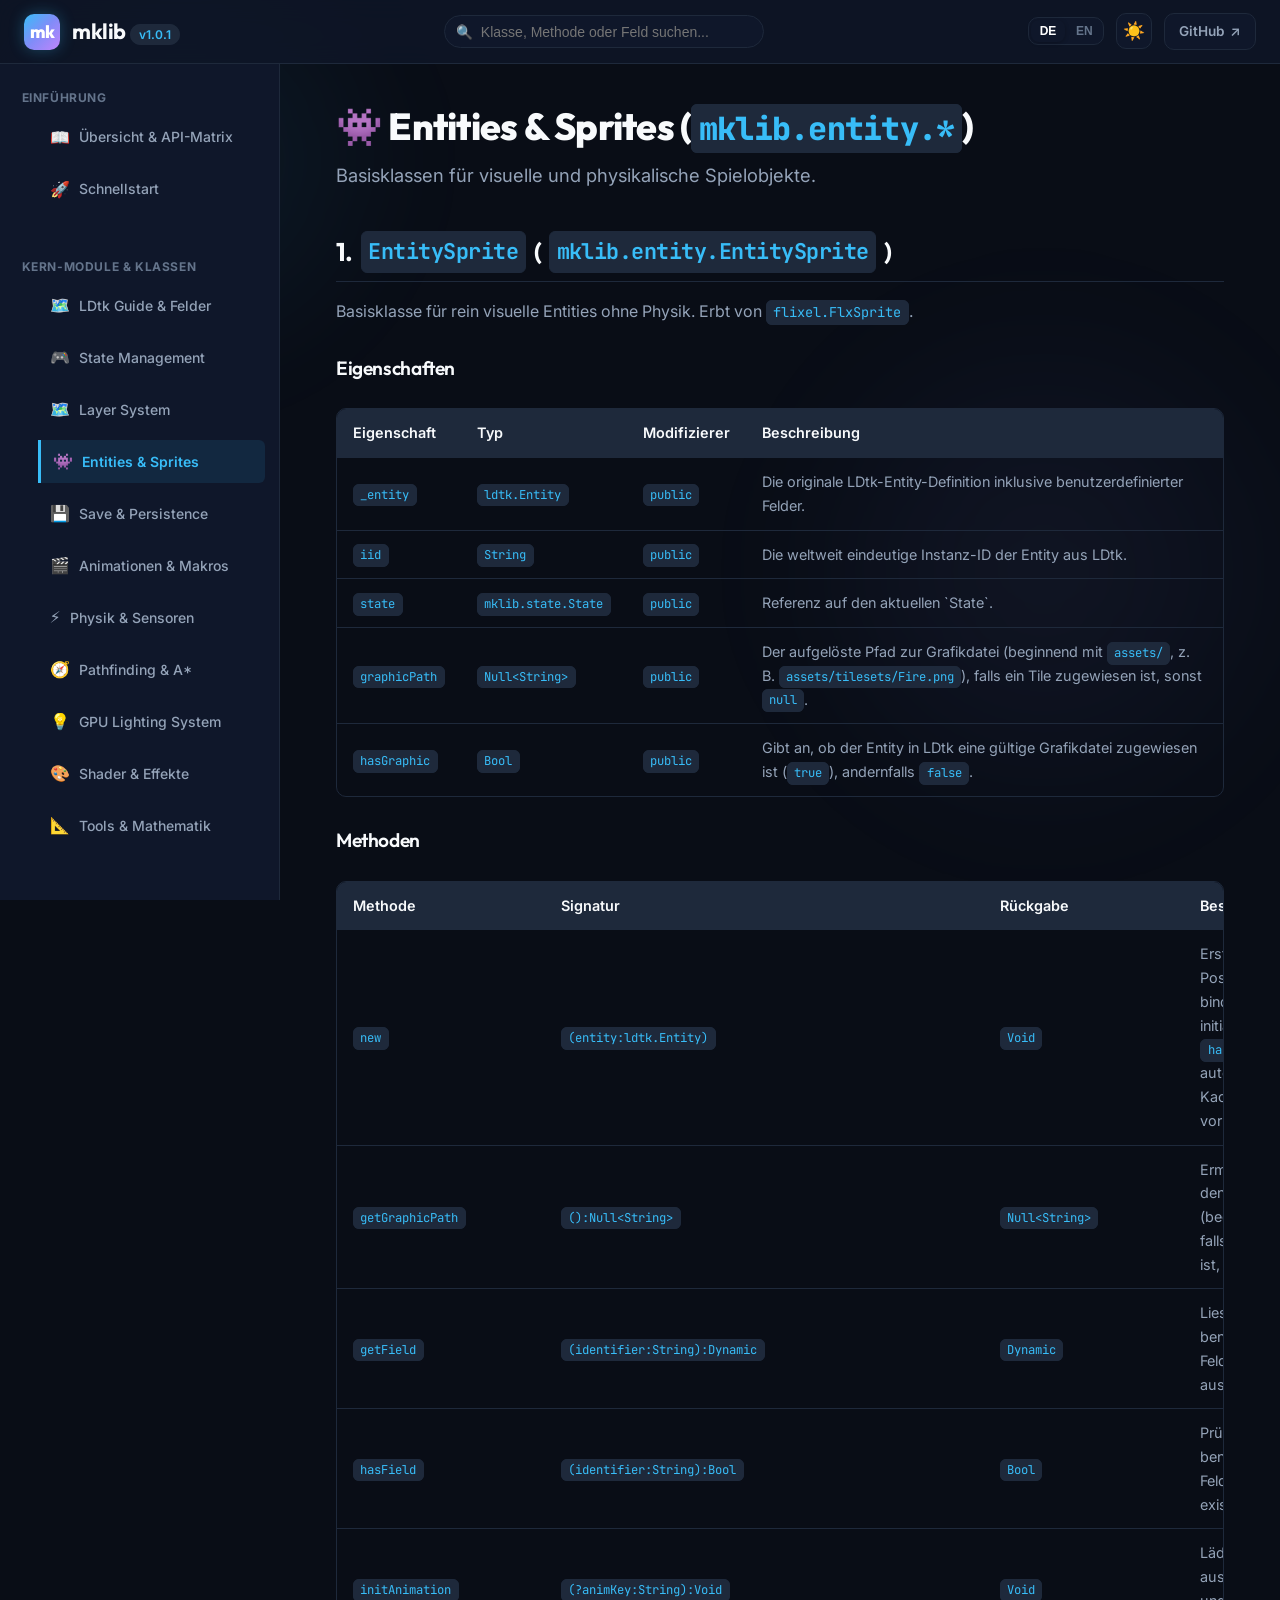
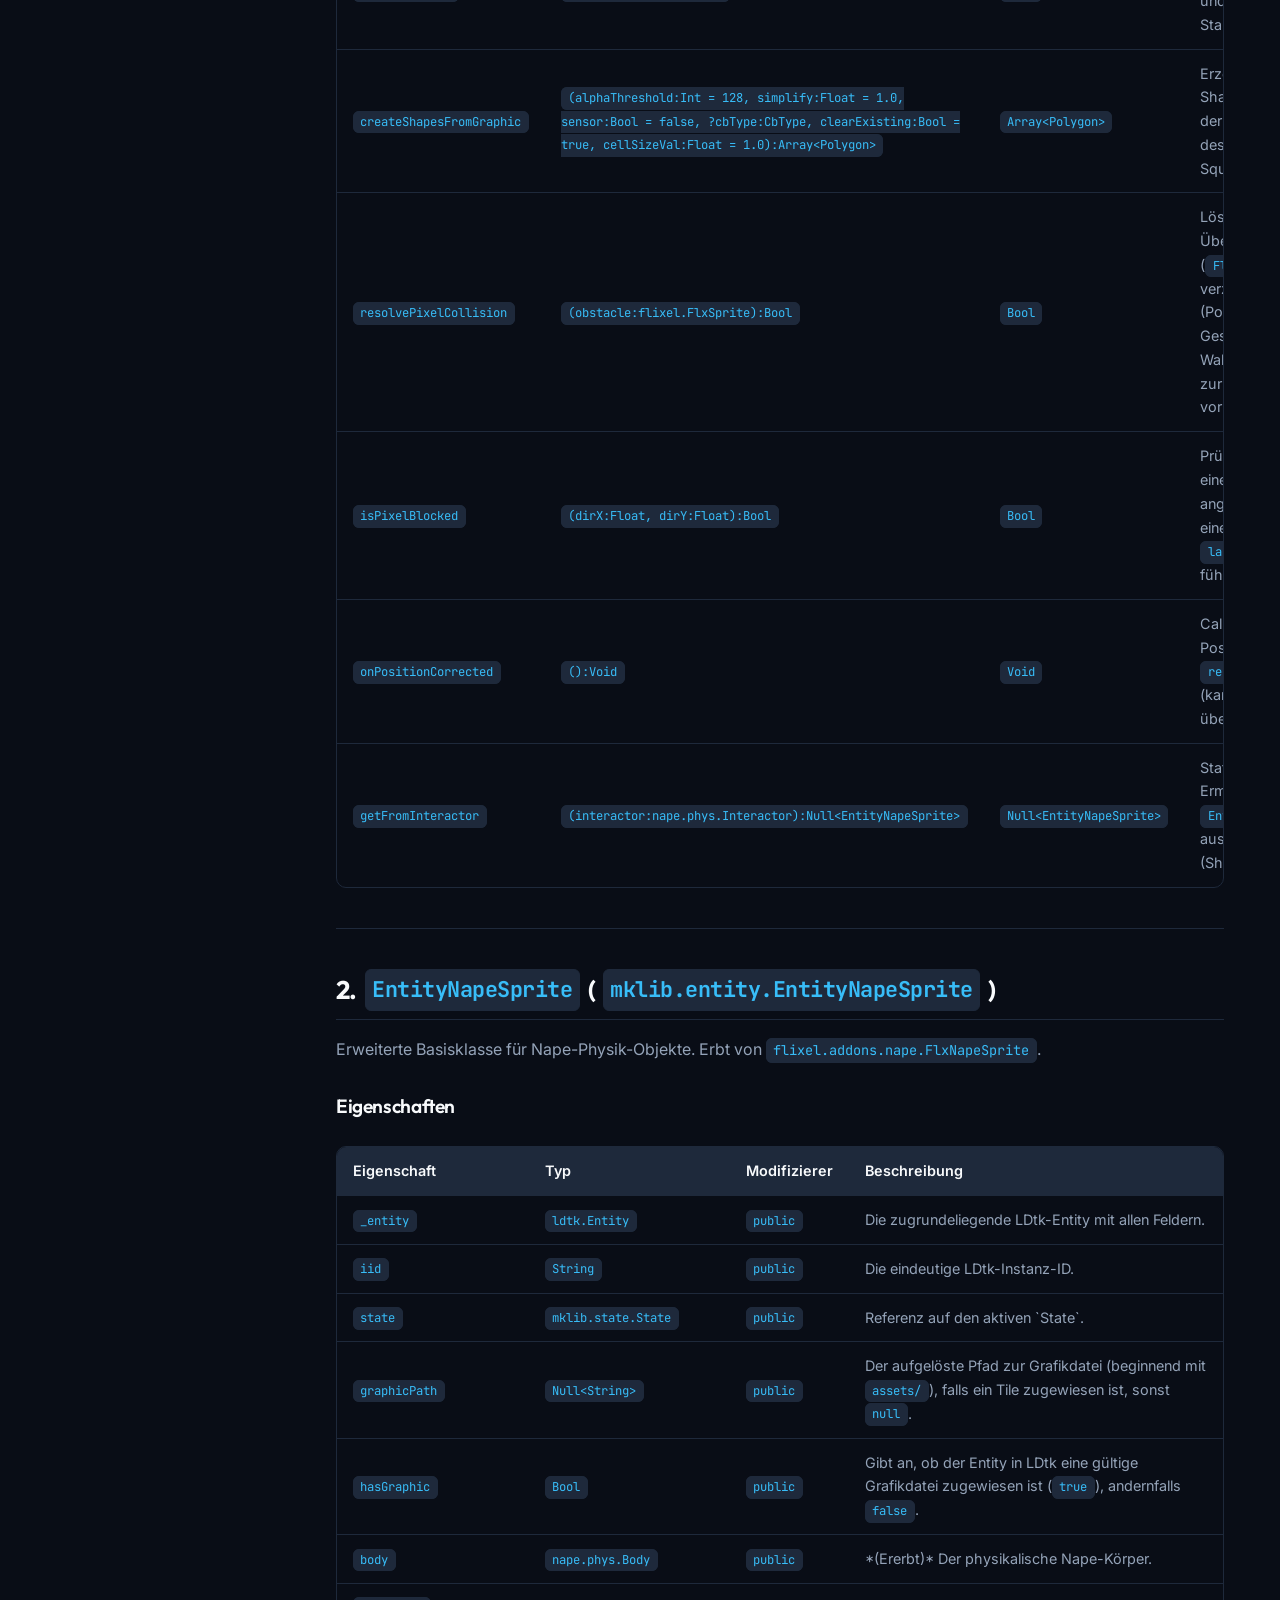
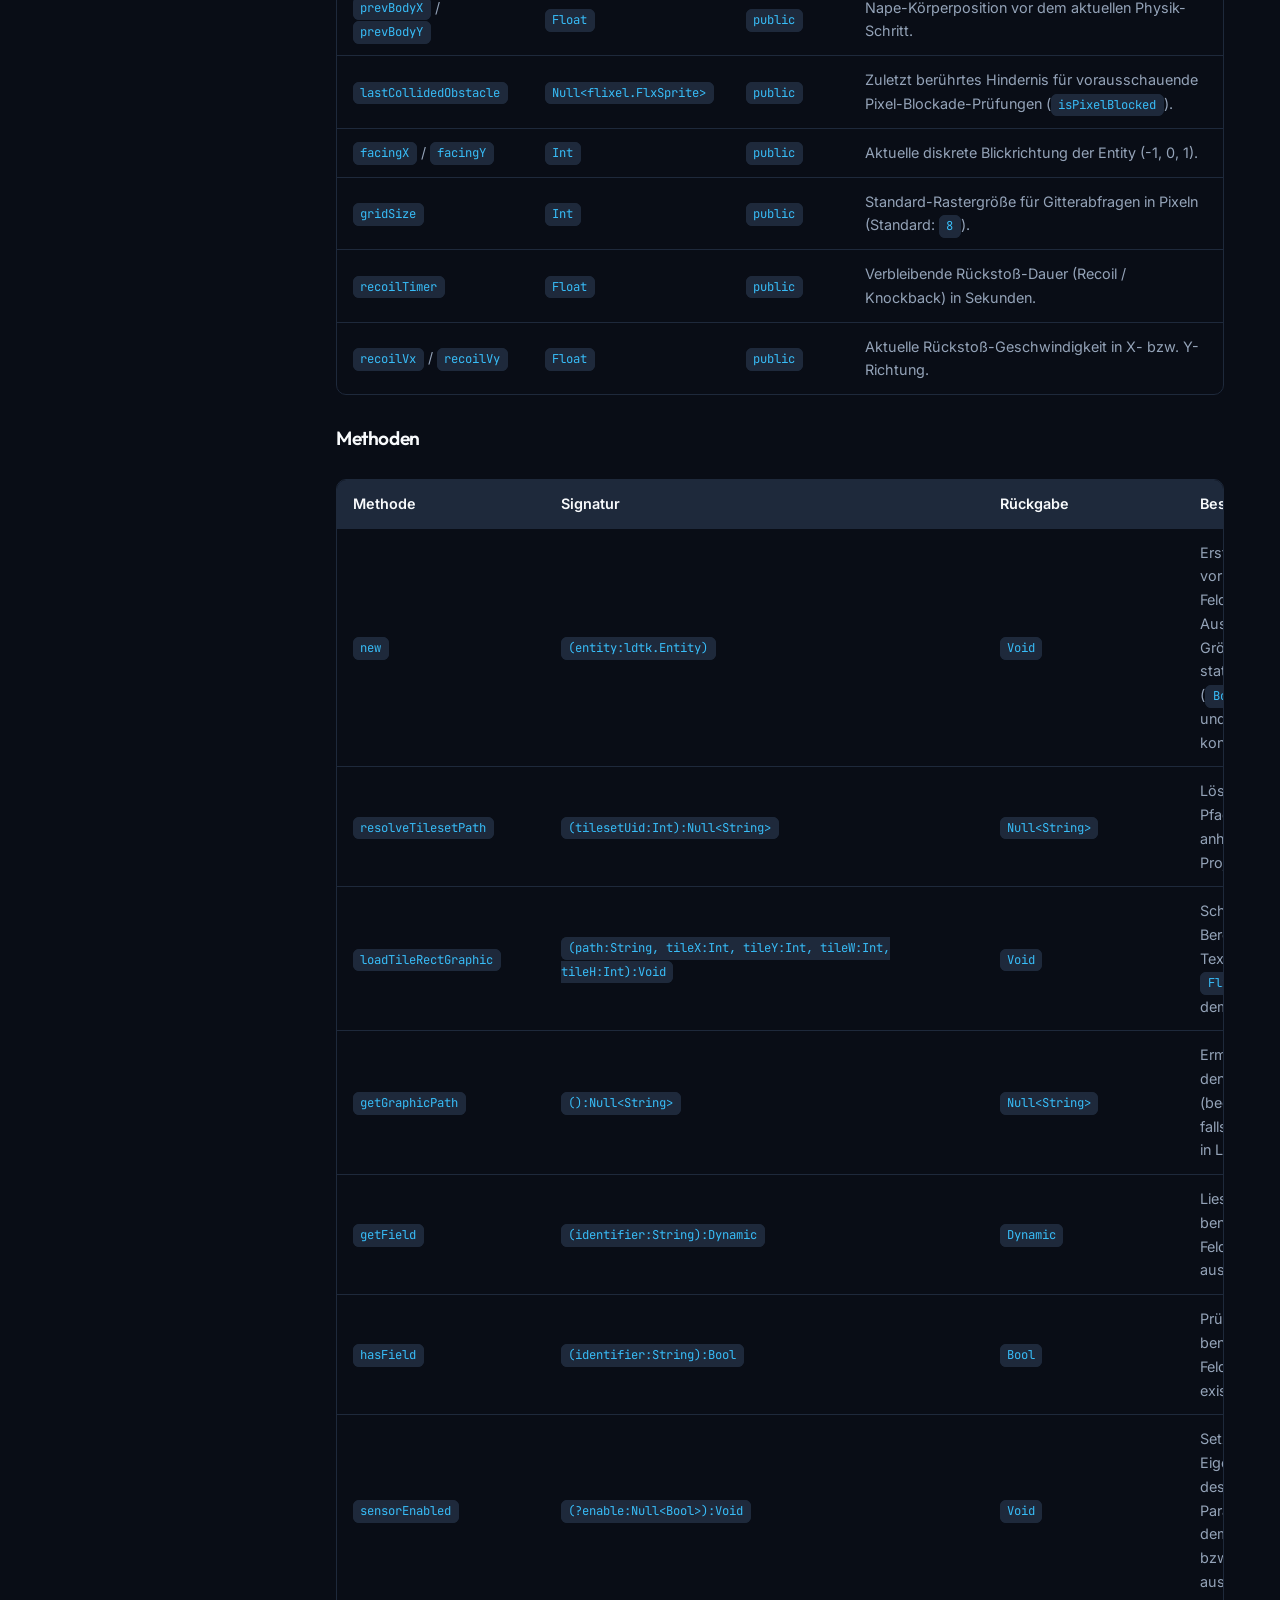
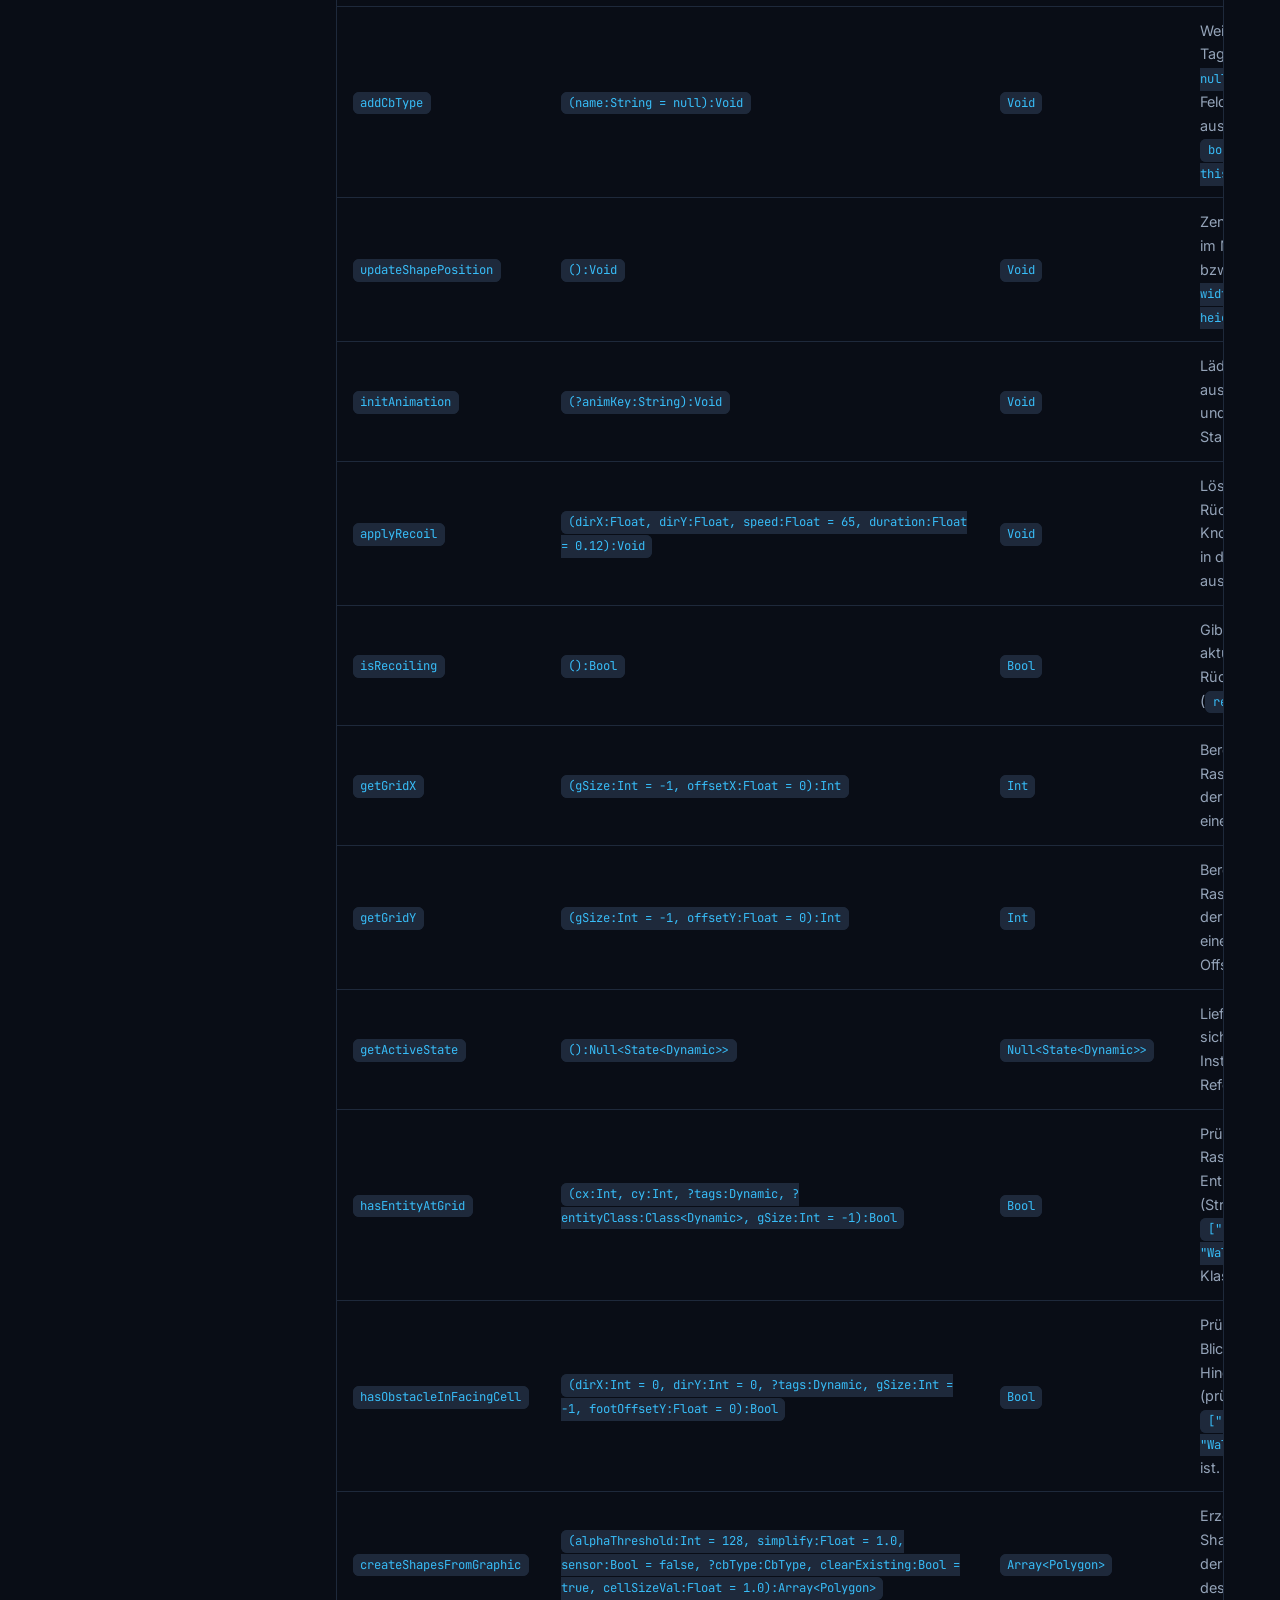
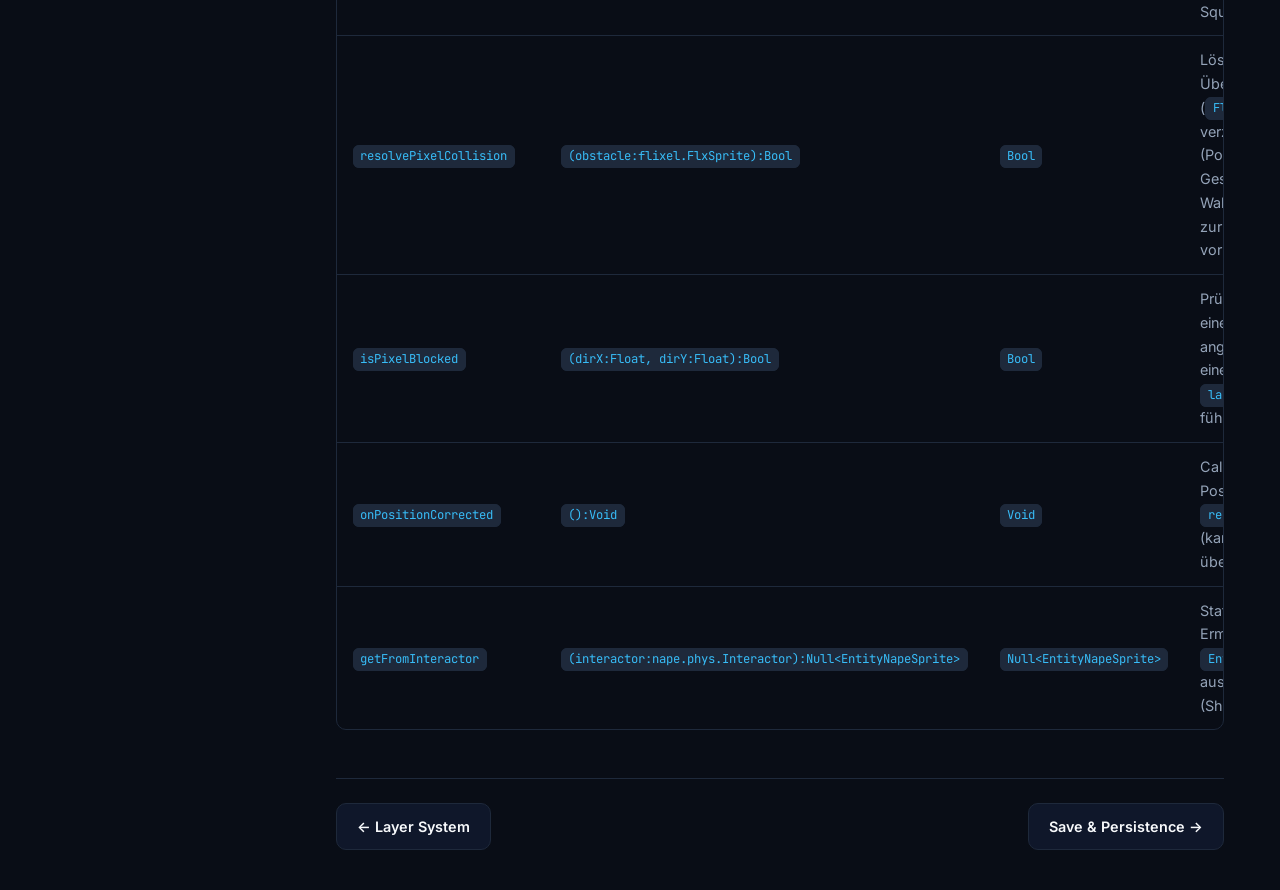
<file: docs/html/entities.html>
<!DOCTYPE html>
<html lang="de" data-theme="dark">
<head>
  <meta charset="UTF-8">
  <meta name="viewport" content="width=device-width, initial-scale=1.0">
  <title>Entities & Sprites — mklib Dokumentation</title>
  <meta name="description" content="Lückenlose Dokumentation und API-Referenz für mklib — Jede Klasse, Methode und Eigenschaft für HaxeFlixel, LDtk und Nape 2D.">
  <link rel="preconnect" href="https://fonts.googleapis.com">
  <link rel="preconnect" href="https://fonts.gstatic.com" crossorigin>
  <link href="https://fonts.googleapis.com/css2?family=Inter:wght@400;500;600;700;800&family=JetBrains+Mono:wght@400;500;600;700&family=Outfit:wght@600;700;800&display=swap" rel="stylesheet">
  <link rel="stylesheet" href="styles.css">
</head>
<body>
  <!-- Ambient Glow Backgrounds -->
  <div class="bg-decorations">
    <div class="blob-1"></div>
    <div class="blob-2"></div>
  </div>

  <!-- Top Navigation Header -->
  <header class="top-header">
    <div style="display: flex; align-items: center; gap: 1rem;">
      <button class="icon-btn mobile-menu-btn" aria-label="Menü öffnen">☰</button>
      <a href="index.html" class="logo-group">
        <div class="logo-badge">mk</div>
        <div>
          <span class="logo-title">mklib</span>
          <span class="logo-version">v1.0.1</span>
        </div>
      </a>
    </div>

    <!-- Search Input -->
    <div class="header-search">
      <span class="search-icon">🔍</span>
      <input type="text" id="docs-search" class="search-input" placeholder="Klasse, Methode oder Feld suchen..." data-de="Klasse, Methode oder Feld suchen..." data-en="Search class, method, or field..." autocomplete="off">
    </div>

    <!-- Header Actions (Language Switcher & Theme Toggle & GitHub) -->
    <div class="header-actions">
      <!-- Language Switcher -->
      <div class="lang-switch-group">
        <button class="lang-btn active" data-set-lang="de" title="Deutsch">DE</button>
        <button class="lang-btn" data-set-lang="en" title="English">EN</button>
      </div>

      <button id="theme-toggle" class="icon-btn" title="Thema wechseln">☀️</button>
      <a href="https://github.com/markuskahl/mklib" target="_blank" rel="noopener noreferrer" class="github-link">
        <span>GitHub</span>
        <span>↗</span>
      </a>
    </div>
  </header>

  <!-- App Layout Container -->
  <div class="app-container">
    <!-- Sidebar Navigation -->
    <aside class="sidebar">
      <nav class="sidebar-nav">
        <div>
          <div class="nav-section-title" data-de="Einführung" data-en="Introduction">Einführung</div>
          <ul class="nav-list">
            <li class="nav-item"><a href="index.html"><span class="nav-icon">📖</span> <span data-de="Übersicht & API-Matrix" data-en="Overview & API Matrix">Übersicht & API-Matrix</span></a></li>
            <li class="nav-item"><a href="getting-started.html"><span class="nav-icon">🚀</span> <span data-de="Schnellstart" data-en="Quick Start">Schnellstart</span></a></li>
          </ul>
        </div>

        <div>
          <div class="nav-section-title" data-de="Kern-Module & Klassen" data-en="Core Modules & Classes">Kern-Module & Klassen</div>
          <ul class="nav-list">
            <li class="nav-item"><a href="ldtk-guide.html"><span class="nav-icon">🗺️</span> <span data-de="LDtk Guide & Felder" data-en="LDtk Guide & Fields">LDtk Guide & Felder</span></a></li>
            <li class="nav-item"><a href="state.html"><span class="nav-icon">🎮</span> <span data-de="State Management" data-en="State Management">State Management</span></a></li>
            <li class="nav-item"><a href="layers.html"><span class="nav-icon">🗺️</span> <span data-de="Layer System" data-en="Layer System">Layer System</span></a></li>
            <li class="nav-item active"><a href="entities.html"><span class="nav-icon">👾</span> <span data-de="Entities & Sprites" data-en="Entities & Sprites">Entities & Sprites</span></a></li>
            <li class="nav-item"><a href="save.html"><span class="nav-icon">💾</span> <span data-de="Save & Persistence" data-en="Save & Persistence">Save & Persistence</span></a></li>
            <li class="nav-item"><a href="animation.html"><span class="nav-icon">🎬</span> <span data-de="Animationen & Makros" data-en="Animations & Macros">Animationen & Makros</span></a></li>
            <li class="nav-item"><a href="physics.html"><span class="nav-icon">⚡</span> <span data-de="Physik & Sensoren" data-en="Physics & Sensors">Physik & Sensoren</span></a></li>
            <li class="nav-item"><a href="pathfinding.html"><span class="nav-icon">🧭</span> <span data-de="Pathfinding & A*" data-en="Pathfinding & A*">Pathfinding & A*</span></a></li>
            <li class="nav-item"><a href="lighting.html"><span class="nav-icon">💡</span> <span data-de="GPU Lighting System" data-en="GPU Lighting System">GPU Lighting System</span></a></li>
            <li class="nav-item"><a href="effects.html"><span class="nav-icon">🎨</span> <span data-de="Shader & Effekte" data-en="Shaders & Effects">Shader & Effekte</span></a></li>
            <li class="nav-item"><a href="tools-math.html"><span class="nav-icon">📐</span> <span data-de="Tools & Mathematik" data-en="Tools & Mathematics">Tools & Mathematik</span></a></li>
          </ul>
        </div>
      </nav>
    </aside>

    <!-- Main Content Area -->
    <main class="main-content">
      <!-- Section: entities -->
<section id="entities" class="doc-section active">
        <div data-lang="de">
<h1>👾 Entities & Sprites (<code>mklib.entity.*</code>)</h1>
          <p class="section-desc">Basisklassen für visuelle und physikalische Spielobjekte.</p>

          <h2>1. <code>EntitySprite</code> (<code>mklib.entity.EntitySprite</code>)</h2>
          <p>Basisklasse für rein visuelle Entities ohne Physik. Erbt von <code>flixel.FlxSprite</code>.</p>

          <h3>Eigenschaften</h3>
          <div class="api-table-wrapper">
            <table class="api-table">
              <thead>
                <tr>
                  <th>Eigenschaft</th>
                  <th>Typ</th>
                  <th>Modifizierer</th>
                  <th>Beschreibung</th>
                </tr>
              </thead>
              <tbody>
                <tr>
                  <td><code>_entity</code></td>
                  <td><code>ldtk.Entity</code></td>
                  <td><code>public</code></td>
                  <td>Die originale LDtk-Entity-Definition inklusive benutzerdefinierter Felder.</td>
                </tr>
                <tr>
                  <td><code>iid</code></td>
                  <td><code>String</code></td>
                  <td><code>public</code></td>
                  <td>Die weltweit eindeutige Instanz-ID der Entity aus LDtk.</td>
                </tr>
                <tr>
                  <td><code>state</code></td>
                  <td><code>mklib.state.State</code></td>
                  <td><code>public</code></td>
                  <td>Referenz auf den aktuellen `State`.</td>
                </tr>
                <tr>
                  <td><code>graphicPath</code></td>
                  <td><code>Null&lt;String&gt;</code></td>
                  <td><code>public</code></td>
                  <td>Der aufgelöste Pfad zur Grafikdatei (beginnend mit <code>assets/</code>, z. B. <code>assets/tilesets/Fire.png</code>), falls ein Tile zugewiesen ist, sonst <code>null</code>.</td>
                </tr>
                <tr>
                  <td><code>hasGraphic</code></td>
                  <td><code>Bool</code></td>
                  <td><code>public</code></td>
                  <td>Gibt an, ob der Entity in LDtk eine gültige Grafikdatei zugewiesen ist (<code>true</code>), andernfalls <code>false</code>.</td>
                </tr>
              </tbody>
            </table>
          </div>

          <h3>Methoden</h3>
          <div class="api-table-wrapper">
            <table class="api-table">
              <thead>
                <tr>
                  <th>Methode</th>
                  <th>Signatur</th>
                  <th>Rückgabe</th>
                  <th>Beschreibung</th>
                </tr>
              </thead>
              <tbody>
                <tr>
                  <td><code>new</code></td>
                  <td><code>(entity:ldtk.Entity)</code></td>
                  <td><code>Void</code></td>
                  <td>Erstellt das Sprite, setzt Position, Abmessungen, bindet den <code>State</code>, initialisiert <code>graphicPath</code> / <code>hasGraphic</code> und lädt automatisch die Kachelgrafik, falls vorhanden.</td>
                </tr>
                <tr>
                  <td><code>getGraphicPath</code></td>
                  <td><code>():Null&lt;String&gt;</code></td>
                  <td><code>Null&lt;String&gt;</code></td>
                  <td>Ermittelt und normalisiert den Pfad zur Grafikdatei (beginnend mit <code>assets/</code>), falls ein Tile in LDtk definiert ist, und setzt <code>hasGraphic</code>.</td>
                </tr>
                <tr>
                  <td><code>getField</code></td>
                  <td><code>(identifier:String):Dynamic</code></td>
                  <td><code>Dynamic</code></td>
                  <td>Liest den Wert eines benutzerdefinierten LDtk-Feldes (<code>fieldInstances</code>) aus oder <code>null</code>.</td>
                </tr>
                <tr>
                  <td><code>hasField</code></td>
                  <td><code>(identifier:String):Bool</code></td>
                  <td><code>Bool</code></td>
                  <td>Prüft, ob ein benutzerdefiniertes LDtk-Feld für diese Entity existiert.</td>
                </tr>
                <tr>
                  <td><code>initAnimation</code></td>
                  <td><code>(?animKey:String):Void</code></td>
                  <td><code>Void</code></td>
                  <td>Lädt alle Animationsclips aus <code>AnimationRegistry.db</code> und startet die Standardanimation.</td>
                </tr>
                <tr>
                  <td><code>createShapesFromGraphic</code></td>
                  <td><code>(alphaThreshold:Int = 128, simplify:Float = 1.0, sensor:Bool = false, ?cbType:CbType, clearExisting:Bool = true, cellSizeVal:Float = 1.0):Array&lt;Polygon&gt;</code></td>
                  <td><code>Array&lt;Polygon&gt;</code></td>
                  <td>Erzeugt Nape-Polygon-Shapes vollautomatisch aus der sichtbaren Pixelgrafik des Sprites via Marching Squares.</td>
                </tr>
                <tr>
                  <td><code>resolvePixelCollision</code></td>
                  <td><code>(obstacle:flixel.FlxSprite):Bool</code></td>
                  <td><code>Bool</code></td>
                  <td>Löst eine pixelgenaue Überlappung (<code>FlxG.pixelPerfectOverlap</code>) verzögerungsfrei auf (Positionskorrektur, Geschwindigkeitsstopp, Wall-Sliding). Gibt <code>true</code> zurück, wenn eine Kollision vorlag.</td>
                </tr>
                <tr>
                  <td><code>isPixelBlocked</code></td>
                  <td><code>(dirX:Float, dirY:Float):Bool</code></td>
                  <td><code>Bool</code></td>
                  <td>Prüft vorausschauend, ob eine Bewegung in die angegebene Richtung zu einer Pixel-Überlappung mit <code>lastCollidedObstacle</code> führen würde.</td>
                </tr>
                <tr>
                  <td><code>onPositionCorrected</code></td>
                  <td><code>():Void</code></td>
                  <td><code>Void</code></td>
                  <td>Callback-Hook nach einer Positionskorrektur durch <code>resolvePixelCollision</code> (kann in Unterklassen überschrieben werden).</td>
                </tr>
                <tr>
                  <td><code>getFromInteractor</code></td>
                  <td><code>(interactor:nape.phys.Interactor):Null&lt;EntityNapeSprite&gt;</code></td>
                  <td><code>Null&lt;EntityNapeSprite&gt;</code></td>
                  <td>Statische Hilfsmethode: Ermittelt die <code>EntityNapeSprite</code>-Instanz aus einem Nape-Interactor (Shape oder Body).</td>
                </tr>
              </tbody>
            </table>
          </div>

          <hr style="margin: 2.5rem 0; border: none; border-top: 1px solid var(--border-color);">

          <h2>2. <code>EntityNapeSprite</code> (<code>mklib.entity.EntityNapeSprite</code>)</h2>
          <p>Erweiterte Basisklasse für Nape-Physik-Objekte. Erbt von <code>flixel.addons.nape.FlxNapeSprite</code>.</p>

          <h3>Eigenschaften</h3>
          <div class="api-table-wrapper">
            <table class="api-table">
              <thead>
                <tr>
                  <th>Eigenschaft</th>
                  <th>Typ</th>
                  <th>Modifizierer</th>
                  <th>Beschreibung</th>
                </tr>
              </thead>
              <tbody>
                <tr>
                  <td><code>_entity</code></td>
                  <td><code>ldtk.Entity</code></td>
                  <td><code>public</code></td>
                  <td>Die zugrundeliegende LDtk-Entity mit allen Feldern.</td>
                </tr>
                <tr>
                  <td><code>iid</code></td>
                  <td><code>String</code></td>
                  <td><code>public</code></td>
                  <td>Die eindeutige LDtk-Instanz-ID.</td>
                </tr>
                <tr>
                  <td><code>state</code></td>
                  <td><code>mklib.state.State</code></td>
                  <td><code>public</code></td>
                  <td>Referenz auf den aktiven `State`.</td>
                </tr>
                <tr>
                  <td><code>graphicPath</code></td>
                  <td><code>Null&lt;String&gt;</code></td>
                  <td><code>public</code></td>
                  <td>Der aufgelöste Pfad zur Grafikdatei (beginnend mit <code>assets/</code>), falls ein Tile zugewiesen ist, sonst <code>null</code>.</td>
                </tr>
                <tr>
                  <td><code>hasGraphic</code></td>
                  <td><code>Bool</code></td>
                  <td><code>public</code></td>
                  <td>Gibt an, ob der Entity in LDtk eine gültige Grafikdatei zugewiesen ist (<code>true</code>), andernfalls <code>false</code>.</td>
                </tr>
                <tr>
                  <td><code>body</code></td>
                  <td><code>nape.phys.Body</code></td>
                  <td><code>public</code></td>
                  <td>*(Ererbt)* Der physikalische Nape-Körper.</td>
                </tr>
                <tr>
                  <td><code>prevBodyX</code> / <code>prevBodyY</code></td>
                  <td><code>Float</code></td>
                  <td><code>public</code></td>
                  <td>Nape-Körperposition vor dem aktuellen Physik-Schritt.</td>
                </tr>
                <tr>
                  <td><code>lastCollidedObstacle</code></td>
                  <td><code>Null&lt;flixel.FlxSprite&gt;</code></td>
                  <td><code>public</code></td>
                  <td>Zuletzt berührtes Hindernis für vorausschauende Pixel-Blockade-Prüfungen (<code>isPixelBlocked</code>).</td>
                </tr>
                <tr>
                  <td><code>facingX</code> / <code>facingY</code></td>
                  <td><code>Int</code></td>
                  <td><code>public</code></td>
                  <td>Aktuelle diskrete Blickrichtung der Entity (-1, 0, 1).</td>
                </tr>
                <tr>
                  <td><code>gridSize</code></td>
                  <td><code>Int</code></td>
                  <td><code>public</code></td>
                  <td>Standard-Rastergröße für Gitterabfragen in Pixeln (Standard: <code>8</code>).</td>
                </tr>
                <tr>
                  <td><code>recoilTimer</code></td>
                  <td><code>Float</code></td>
                  <td><code>public</code></td>
                  <td>Verbleibende Rückstoß-Dauer (Recoil / Knockback) in Sekunden.</td>
                </tr>
                <tr>
                  <td><code>recoilVx</code> / <code>recoilVy</code></td>
                  <td><code>Float</code></td>
                  <td><code>public</code></td>
                  <td>Aktuelle Rückstoß-Geschwindigkeit in X- bzw. Y-Richtung.</td>
                </tr>
              </tbody>
            </table>
          </div>

          <h3>Methoden</h3>
          <div class="api-table-wrapper">
            <table class="api-table">
              <thead>
                <tr>
                  <th>Methode</th>
                  <th>Signatur</th>
                  <th>Rückgabe</th>
                  <th>Beschreibung</th>
                </tr>
              </thead>
              <tbody>
                <tr>
                  <td><code>new</code></td>
                  <td><code>(entity:ldtk.Entity)</code></td>
                  <td><code>Void</code></td>
                  <td>Erstellt das Nape-Sprite. Bei vorhandenem <code>TileRect</code>-Feld wird der Tileset-Ausschnitt geladen, die Größe angepasst, ein statischer Nape-Körper (<code>BodyType.STATIC</code>) erzeugt und optional als Sensor konfiguriert.</td>
                </tr>
                <tr>
                  <td><code>resolveTilesetPath</code></td>
                  <td><code>(tilesetUid:Int):Null&lt;String&gt;</code></td>
                  <td><code>Null&lt;String&gt;</code></td>
                  <td>Löst den relativen Asset-Pfad einer Tileset-Grafik anhand ihrer UID im LDtk-Projekt auf.</td>
                </tr>
                <tr>
                  <td><code>loadTileRectGraphic</code></td>
                  <td><code>(path:String, tileX:Int, tileY:Int, tileW:Int, tileH:Int):Void</code></td>
                  <td><code>Void</code></td>
                  <td>Schneidet den angegebenen Bereich aus der Tileset-Textur aus, cacht diesen in <code>FlxG.bitmap</code> und weist ihn dem Sprite zu.</td>
                </tr>
                <tr>
                  <td><code>getGraphicPath</code></td>
                  <td><code>():Null&lt;String&gt;</code></td>
                  <td><code>Null&lt;String&gt;</code></td>
                  <td>Ermittelt und normalisiert den Pfad zur Grafikdatei (beginnend mit <code>assets/</code>), falls ein Tile oder <code>TileRect</code> in LDtk definiert ist.</td>
                </tr>
                <tr>
                  <td><code>getField</code></td>
                  <td><code>(identifier:String):Dynamic</code></td>
                  <td><code>Dynamic</code></td>
                  <td>Liest den Wert eines benutzerdefinierten LDtk-Feldes (<code>fieldInstances</code>) aus oder <code>null</code>.</td>
                </tr>
                <tr>
                  <td><code>hasField</code></td>
                  <td><code>(identifier:String):Bool</code></td>
                  <td><code>Bool</code></td>
                  <td>Prüft, ob ein benutzerdefiniertes LDtk-Feld für diese Entity existiert.</td>
                </tr>
                <tr>
                  <td><code>sensorEnabled</code></td>
                  <td><code>(?enable:Null&lt;Bool&gt;):Void</code></td>
                  <td><code>Void</code></td>
                  <td>Setzt die <code>sensorEnabled</code>-Eigenschaft für alle Shapes des Körpers. Ohne Parameter wird der Wert aus dem LDtk-Feld <code>"sensor"</code> bzw. <code>"sensorEnabled"</code> ausgelesen.</td>
                </tr>
                <tr>
                  <td><code>addCbType</code></td>
                  <td><code>(name:String = null):Void</code></td>
                  <td><code>Void</code></td>
                  <td>Weist dem Nape-Körper Tags zu. Liest bei <code>name == null</code> automatisch die LDtk-Felder <code>"Tag"</code> oder <code>"Tags"</code> aus. Setzt <code>body.userData.instance = this</code>.</td>
                </tr>
                <tr>
                  <td><code>updateShapePosition</code></td>
                  <td><code>():Void</code></td>
                  <td><code>Void</code></td>
                  <td>Zentriert den Nape-Körper im Mittelpunkt der Entity- bzw. Sprite-Maße (<code>pixelX + width/2, pixelY + height/2</code>).</td>
                </tr>
                <tr>
                  <td><code>initAnimation</code></td>
                  <td><code>(?animKey:String):Void</code></td>
                  <td><code>Void</code></td>
                  <td>Lädt alle Animationsclips aus <code>AnimationRegistry.db</code> und startet die Standardanimation.</td>
                </tr>
                <tr>
                  <td><code>applyRecoil</code></td>
                  <td><code>(dirX:Float, dirY:Float, speed:Float = 65, duration:Float = 0.12):Void</code></td>
                  <td><code>Void</code></td>
                  <td>Löst einen physikalischen Rückstoß-Impuls (Recoil / Knockback / Zelda-Bounce) in die angegebene Richtung aus.</td>
                </tr>
                <tr>
                  <td><code>isRecoiling</code></td>
                  <td><code>():Bool</code></td>
                  <td><code>Bool</code></td>
                  <td>Gibt an, ob sich die Entity aktuell in einer aktiven Rückstoß-Phase befindet (<code>recoilTimer &gt; 0</code>).</td>
                </tr>
                <tr>
                  <td><code>getGridX</code></td>
                  <td><code>(gSize:Int = -1, offsetX:Float = 0):Int</code></td>
                  <td><code>Int</code></td>
                  <td>Berechnet die diskrete Raster-Spalte (X) auf Basis der Körperposition und eines optionalen Offsets.</td>
                </tr>
                <tr>
                  <td><code>getGridY</code></td>
                  <td><code>(gSize:Int = -1, offsetY:Float = 0):Int</code></td>
                  <td><code>Int</code></td>
                  <td>Berechnet die diskrete Raster-Zeile (Y) auf Basis der Körperposition und eines optionalen Fußpunkt-Offsets.</td>
                </tr>
                <tr>
                  <td><code>getActiveState</code></td>
                  <td><code>():Null&lt;State&lt;Dynamic&gt;&gt;</code></td>
                  <td><code>Null&lt;State&lt;Dynamic&gt;&gt;</code></td>
                  <td>Liefert dynamisch und sicher die aktive <code>State</code>-Instanz aus der Instanz-Referenz oder <code>FlxG.state</code>.</td>
                </tr>
                <tr>
                  <td><code>hasEntityAtGrid</code></td>
                  <td><code>(cx:Int, cy:Int, ?tags:Dynamic, ?entityClass:Class&lt;Dynamic&gt;, gSize:Int = -1):Bool</code></td>
                  <td><code>Bool</code></td>
                  <td>Prüft, ob sich in der Rasterzelle <code>(cx, cy)</code> eine Entity mit bestimmtem Tag (String oder Array, z. B. <code>["Obstacle", "Platform", "Wall", "Solid"]</code>) oder Klassentyp befindet.</td>
                </tr>
                <tr>
                  <td><code>hasObstacleInFacingCell</code></td>
                  <td><code>(dirX:Int = 0, dirY:Int = 0, ?tags:Dynamic, gSize:Int = -1, footOffsetY:Float = 0):Bool</code></td>
                  <td><code>Bool</code></td>
                  <td>Prüft, ob die Nachbarzelle in Blickrichtung durch ein Hindernis oder eine Wand (prüft standardmäßig <code>["Obstacle", "Platform", "Wall", "Solid"]</code>) belegt ist.</td>
                </tr>
                <tr>
                  <td><code>createShapesFromGraphic</code></td>
                  <td><code>(alphaThreshold:Int = 128, simplify:Float = 1.0, sensor:Bool = false, ?cbType:CbType, clearExisting:Bool = true, cellSizeVal:Float = 1.0):Array&lt;Polygon&gt;</code></td>
                  <td><code>Array&lt;Polygon&gt;</code></td>
                  <td>Erzeugt Nape-Polygon-Shapes vollautomatisch aus der sichtbaren Pixelgrafik des Sprites via Marching Squares.</td>
                </tr>
                <tr>
                  <td><code>resolvePixelCollision</code></td>
                  <td><code>(obstacle:flixel.FlxSprite):Bool</code></td>
                  <td><code>Bool</code></td>
                  <td>Löst eine pixelgenaue Überlappung (<code>FlxG.pixelPerfectOverlap</code>) verzögerungsfrei auf (Positionskorrektur, Geschwindigkeitsstopp, Wall-Sliding). Gibt <code>true</code> zurück, wenn eine Kollision vorlag.</td>
                </tr>
                <tr>
                  <td><code>isPixelBlocked</code></td>
                  <td><code>(dirX:Float, dirY:Float):Bool</code></td>
                  <td><code>Bool</code></td>
                  <td>Prüft vorausschauend, ob eine Bewegung in die angegebene Richtung zu einer Pixel-Überlappung mit <code>lastCollidedObstacle</code> führen würde.</td>
                </tr>
                <tr>
                  <td><code>onPositionCorrected</code></td>
                  <td><code>():Void</code></td>
                  <td><code>Void</code></td>
                  <td>Callback-Hook nach einer Positionskorrektur durch <code>resolvePixelCollision</code> (kann in Unterklassen überschrieben werden).</td>
                </tr>
                <tr>
                  <td><code>getFromInteractor</code></td>
                  <td><code>(interactor:nape.phys.Interactor):Null&lt;EntityNapeSprite&gt;</code></td>
                  <td><code>Null&lt;EntityNapeSprite&gt;</code></td>
                  <td>Statische Hilfsmethode: Ermittelt die <code>EntityNapeSprite</code>-Instanz aus einem Nape-Interactor (Shape oder Body).</td>
                </tr>
              </tbody>
            </table>
          </div>

          <div class="section-nav-footer">
            <a href="layers.html" class="nav-page-btn">← Layer System</a>
            <a href="save.html" class="nav-page-btn">Save & Persistence →</a>
          </div>
        </div>
        <div data-lang="en">
<h1>👾 Entities & Sprites (<code>mklib.entity.*</code>)</h1>
          <p class="section-desc">Basisklassen für visuelle und physikalische Spielobjekte.</p>

          <h2>1. <code>EntitySprite</code> (<code>mklib.entity.EntitySprite</code>)</h2>
          <p>Basisklasse für rein visuelle Entities ohne Physik. Erbt von <code>flixel.FlxSprite</code>.</p>

          <h3>Properties</h3>
          <div class="api-table-wrapper">
            <table class="api-table">
              <thead>
                <tr>
                  <th>Property</th>
                  <th>Type</th>
                  <th>Modifier</th>
                  <th>Description</th>
                </tr>
              </thead>
              <tbody>
                <tr>
                  <td><code>_entity</code></td>
                  <td><code>ldtk.Entity</code></td>
                  <td><code>public</code></td>
                  <td>Die originale LDtk-Entity-Definition inklusive benutzerdefinierter Felder.</td>
                </tr>
                <tr>
                  <td><code>iid</code></td>
                  <td><code>String</code></td>
                  <td><code>public</code></td>
                  <td>Die weltweit eindeutige Instanz-ID der Entity aus LDtk.</td>
                </tr>
                <tr>
                  <td><code>state</code></td>
                  <td><code>mklib.state.State</code></td>
                  <td><code>public</code></td>
                  <td>Referenz auf den aktuellen `State`.</td>
                </tr>
                <tr>
                  <td><code>graphicPath</code></td>
                  <td><code>Null&lt;String&gt;</code></td>
                  <td><code>public</code></td>
                  <td>Der aufgelöste Pfad zur Grafikdatei (beginnend mit <code>assets/</code>, z. B. <code>assets/tilesets/Fire.png</code>), falls ein Tile zugewiesen ist, sonst <code>null</code>.</td>
                </tr>
                <tr>
                  <td><code>hasGraphic</code></td>
                  <td><code>Bool</code></td>
                  <td><code>public</code></td>
                  <td>Gibt an, ob der Entity in LDtk eine gültige Grafikdatei zugewiesen ist (<code>true</code>), andernfalls <code>false</code>.</td>
                </tr>
              </tbody>
            </table>
          </div>

          <h3>Methods</h3>
          <div class="api-table-wrapper">
            <table class="api-table">
              <thead>
                <tr>
                  <th>Method</th>
                  <th>Signature</th>
                  <th>Rückgabe</th>
                  <th>Description</th>
                </tr>
              </thead>
              <tbody>
                <tr>
                  <td><code>new</code></td>
                  <td><code>(entity:ldtk.Entity)</code></td>
                  <td><code>Void</code></td>
                  <td>Erstellt das Sprite, setzt Position, Abmessungen, bindet den <code>State</code>, initialisiert <code>graphicPath</code> / <code>hasGraphic</code> und lädt automatisch die Kachelgrafik, falls vorhanden.</td>
                </tr>
                <tr>
                  <td><code>getGraphicPath</code></td>
                  <td><code>():Null&lt;String&gt;</code></td>
                  <td><code>Null&lt;String&gt;</code></td>
                  <td>Ermittelt und normalisiert den Pfad zur Grafikdatei (beginnend mit <code>assets/</code>), falls ein Tile in LDtk definiert ist, und setzt <code>hasGraphic</code>.</td>
                </tr>
                <tr>
                  <td><code>getField</code></td>
                  <td><code>(identifier:String):Dynamic</code></td>
                  <td><code>Dynamic</code></td>
                  <td>Liest den Wert eines benutzerdefinierten LDtk-Feldes (<code>fieldInstances</code>) aus oder <code>null</code>.</td>
                </tr>
                <tr>
                  <td><code>hasField</code></td>
                  <td><code>(identifier:String):Bool</code></td>
                  <td><code>Bool</code></td>
                  <td>Prüft, ob ein benutzerdefiniertes LDtk-Feld für diese Entity existiert.</td>
                </tr>
                <tr>
                  <td><code>initAnimation</code></td>
                  <td><code>(?animKey:String):Void</code></td>
                  <td><code>Void</code></td>
                  <td>Lädt alle Animationsclips aus <code>AnimationRegistry.db</code> und startet die Standardanimation.</td>
                </tr>
              </tbody>
            </table>
          </div>

          <hr style="margin: 2.5rem 0; border: none; border-top: 1px solid var(--border-color);">

          <h2>2. <code>EntityNapeSprite</code> (<code>mklib.entity.EntityNapeSprite</code>)</h2>
          <p>Erweiterte Basisklasse für Nape-Physik-Objekte. Erbt von <code>flixel.addons.nape.FlxNapeSprite</code>.</p>

          <h3>Properties</h3>
          <div class="api-table-wrapper">
            <table class="api-table">
              <thead>
                <tr>
                  <th>Property</th>
                  <th>Type</th>
                  <th>Modifier</th>
                  <th>Description</th>
                </tr>
              </thead>
              <tbody>
                <tr>
                  <td><code>_entity</code></td>
                  <td><code>ldtk.Entity</code></td>
                  <td><code>public</code></td>
                  <td>Die zugrundeliegende LDtk-Entity mit allen Feldern.</td>
                </tr>
                <tr>
                  <td><code>iid</code></td>
                  <td><code>String</code></td>
                  <td><code>public</code></td>
                  <td>Die eindeutige LDtk-Instanz-ID.</td>
                </tr>
                <tr>
                  <td><code>state</code></td>
                  <td><code>mklib.state.State</code></td>
                  <td><code>public</code></td>
                  <td>Referenz auf den aktiven `State`.</td>
                </tr>
                <tr>
                  <td><code>graphicPath</code></td>
                  <td><code>Null&lt;String&gt;</code></td>
                  <td><code>public</code></td>
                  <td>Der aufgelöste Pfad zur Grafikdatei (beginnend mit <code>assets/</code>), falls ein Tile zugewiesen ist, sonst <code>null</code>.</td>
                </tr>
                <tr>
                  <td><code>hasGraphic</code></td>
                  <td><code>Bool</code></td>
                  <td><code>public</code></td>
                  <td>Gibt an, ob der Entity in LDtk eine gültige Grafikdatei zugewiesen ist (<code>true</code>), andernfalls <code>false</code>.</td>
                </tr>
                <tr>
                  <td><code>body</code></td>
                  <td><code>nape.phys.Body</code></td>
                  <td><code>public</code></td>
                  <td>*(Inherited)* The physical Nape body.</td>
                </tr>
                <tr>
                  <td><code>prevBodyX</code> / <code>prevBodyY</code></td>
                  <td><code>Float</code></td>
                  <td><code>public</code></td>
                  <td>Nape body position before the current physics step.</td>
                </tr>
                <tr>
                  <td><code>lastCollidedObstacle</code></td>
                  <td><code>Null&lt;flixel.FlxSprite&gt;</code></td>
                  <td><code>public</code></td>
                  <td>Last collided obstacle for predictive pixel blockage checks (<code>isPixelBlocked</code>).</td>
                </tr>
                <tr>
                  <td><code>facingX</code> / <code>facingY</code></td>
                  <td><code>Int</code></td>
                  <td><code>public</code></td>
                  <td>Current discrete facing direction of the entity (-1, 0, 1).</td>
                </tr>
                <tr>
                  <td><code>gridSize</code></td>
                  <td><code>Int</code></td>
                  <td><code>public</code></td>
                  <td>Default raster grid size in pixels (default: <code>8</code>).</td>
                </tr>
                <tr>
                  <td><code>recoilTimer</code></td>
                  <td><code>Float</code></td>
                  <td><code>public</code></td>
                  <td>Remaining recoil / knockback duration in seconds.</td>
                </tr>
                <tr>
                  <td><code>recoilVx</code> / <code>recoilVy</code></td>
                  <td><code>Float</code></td>
                  <td><code>public</code></td>
                  <td>Current recoil velocity along X or Y axis.</td>
                </tr>
              </tbody>
            </table>
          </div>

          <h3>Methods</h3>
          <div class="api-table-wrapper">
            <table class="api-table">
              <thead>
                <tr>
                  <th>Method</th>
                  <th>Signature</th>
                  <th>Rückgabe</th>
                  <th>Description</th>
                </tr>
              </thead>
              <tbody>
                <tr>
                  <td><code>new</code></td>
                  <td><code>(entity:ldtk.Entity)</code></td>
                  <td><code>Void</code></td>
                  <td>Creates the Nape sprite. If a non-null <code>TileRect</code> field is present, loads the tileset crop, adjusts size, creates a static Nape body (<code>BodyType.STATIC</code>), and optionally configures it as a sensor.</td>
                </tr>
                <tr>
                  <td><code>resolveTilesetPath</code></td>
                  <td><code>(tilesetUid:Int):Null&lt;String&gt;</code></td>
                  <td><code>Null&lt;String&gt;</code></td>
                  <td>Resolves the relative asset path for a tileset graphic based on its UID in the LDtk project.</td>
                </tr>
                <tr>
                  <td><code>loadTileRectGraphic</code></td>
                  <td><code>(path:String, tileX:Int, tileY:Int, tileW:Int, tileH:Int):Void</code></td>
                  <td><code>Void</code></td>
                  <td>Crops the specified region from the tileset texture, caches it in <code>FlxG.bitmap</code>, and assigns it to the sprite.</td>
                </tr>
                <tr>
                  <td><code>getGraphicPath</code></td>
                  <td><code>():Null&lt;String&gt;</code></td>
                  <td><code>Null&lt;String&gt;</code></td>
                  <td>Resolves and normalizes the path to the graphic file (starting with <code>assets/</code>), if a tile or <code>TileRect</code> is defined in LDtk.</td>
                </tr>
                <tr>
                  <td><code>getField</code></td>
                  <td><code>(identifier:String):Dynamic</code></td>
                  <td><code>Dynamic</code></td>
                  <td>Reads the value of a custom LDtk field (<code>fieldInstances</code>) or <code>null</code>.</td>
                </tr>
                <tr>
                  <td><code>hasField</code></td>
                  <td><code>(identifier:String):Bool</code></td>
                  <td><code>Bool</code></td>
                  <td>Checks if a custom LDtk field exists for this entity.</td>
                </tr>
                <tr>
                  <td><code>sensorEnabled</code></td>
                  <td><code>(?enable:Null&lt;Bool&gt;):Void</code></td>
                  <td><code>Void</code></td>
                  <td>Sets the <code>sensorEnabled</code> property for all shapes of the body. Without parameters, reads the value from the LDtk field <code>"sensor"</code> or <code>"sensorEnabled"</code>.</td>
                </tr>
                <tr>
                  <td><code>addCbType</code></td>
                  <td><code>(name:String = null):Void</code></td>
                  <td><code>Void</code></td>
                  <td>Assigns tags to the Nape body. Automatically reads LDtk fields <code>"Tag"</code> or <code>"Tags"</code> if <code>name == null</code>. Sets <code>body.userData.instance = this</code>.</td>
                </tr>
                <tr>
                  <td><code>updateShapePosition</code></td>
                  <td><code>():Void</code></td>
                  <td><code>Void</code></td>
                  <td>Centers the Nape body on the entity / sprite center (<code>pixelX + width/2, pixelY + height/2</code>).</td>
                </tr>
                <tr>
                  <td><code>initAnimation</code></td>
                  <td><code>(?animKey:String):Void</code></td>
                  <td><code>Void</code></td>
                  <td>Loads all animation clips from <code>AnimationRegistry.db</code> and starts the default animation.</td>
                </tr>
                <tr>
                  <td><code>applyRecoil</code></td>
                  <td><code>(dirX:Float, dirY:Float, speed:Float = 65, duration:Float = 0.12):Void</code></td>
                  <td><code>Void</code></td>
                  <td>Triggers a physical recoil / knockback impulse in the specified direction.</td>
                </tr>
                <tr>
                  <td><code>isRecoiling</code></td>
                  <td><code>():Bool</code></td>
                  <td><code>Bool</code></td>
                  <td>Returns whether the entity is currently in an active recoil phase (<code>recoilTimer &gt; 0</code>).</td>
                </tr>
                <tr>
                  <td><code>getGridX</code></td>
                  <td><code>(gSize:Int = -1, offsetX:Float = 0):Int</code></td>
                  <td><code>Int</code></td>
                  <td>Calculates the discrete raster column (X) from the body position and optional offset.</td>
                </tr>
                <tr>
                  <td><code>getGridY</code></td>
                  <td><code>(gSize:Int = -1, offsetY:Float = 0):Int</code></td>
                  <td><code>Int</code></td>
                  <td>Calculates the discrete raster row (Y) from the body position and optional foot offset.</td>
                </tr>
                <tr>
                  <td><code>getActiveState</code></td>
                  <td><code>():Null&lt;State&lt;Dynamic&gt;&gt;</code></td>
                  <td><code>Null&lt;State&lt;Dynamic&gt;&gt;</code></td>
                  <td>Dynamically and safely resolves the active <code>State</code> instance from the reference or <code>FlxG.state</code>.</td>
                </tr>
                <tr>
                  <td><code>hasEntityAtGrid</code></td>
                  <td><code>(cx:Int, cy:Int, ?tags:Dynamic, ?entityClass:Class&lt;Dynamic&gt;, gSize:Int = -1):Bool</code></td>
                  <td><code>Bool</code></td>
                  <td>Checks if a specific entity tag (string or array, e.g. <code>["Obstacle", "Platform", "Wall", "Solid"]</code>) or class occupies the raster grid cell <code>(cx, cy)</code>.</td>
                </tr>
                <tr>
                  <td><code>hasObstacleInFacingCell</code></td>
                  <td><code>(dirX:Int = 0, dirY:Int = 0, ?tags:Dynamic, gSize:Int = -1, footOffsetY:Float = 0):Bool</code></td>
                  <td><code>Bool</code></td>
                  <td>Checks whether the neighbor cell in the facing direction contains an obstacle or wall (defaults to <code>["Obstacle", "Platform", "Wall", "Solid"]</code>).</td>
                </tr>
                <tr>
                  <td><code>createShapesFromGraphic</code></td>
                  <td><code>(alphaThreshold:Int = 128, simplify:Float = 1.0, sensor:Bool = false, ?cbType:CbType, clearExisting:Bool = true, cellSizeVal:Float = 1.0):Array&lt;Polygon&gt;</code></td>
                  <td><code>Array&lt;Polygon&gt;</code></td>
                  <td>Generates Nape polygon shapes automatically from visible graphic pixels via Marching Squares.</td>
                </tr>
                <tr>
                  <td><code>resolvePixelCollision</code></td>
                  <td><code>(obstacle:flixel.FlxSprite):Bool</code></td>
                  <td><code>Bool</code></td>
                  <td>Resolves pixel-perfect overlap (<code>FlxG.pixelPerfectOverlap</code>) with zero latency (position correction, velocity stop, wall-sliding). Returns <code>true</code> if collision occurred.</td>
                </tr>
                <tr>
                  <td><code>isPixelBlocked</code></td>
                  <td><code>(dirX:Float, dirY:Float):Bool</code></td>
                  <td><code>Bool</code></td>
                  <td>Checks predictively whether movement in the specified direction would cause pixel overlap with <code>lastCollidedObstacle</code>.</td>
                </tr>
                <tr>
                  <td><code>onPositionCorrected</code></td>
                  <td><code>():Void</code></td>
                  <td><code>Void</code></td>
                  <td>Callback hook invoked after position correction by <code>resolvePixelCollision</code> (can be overridden in subclasses).</td>
                </tr>
                <tr>
                  <td><code>getFromInteractor</code></td>
                  <td><code>(interactor:nape.phys.Interactor):Null&lt;EntityNapeSprite&gt;</code></td>
                  <td><code>Null&lt;EntityNapeSprite&gt;</code></td>
                  <td>Static helper: Retrieves the <code>EntityNapeSprite</code> instance from a Nape interactor (shape or body).</td>
                </tr>
              </tbody>
            </table>
          </div>

          <div class="section-nav-footer">
            <a href="layers.html" class="nav-page-btn">← Layer System</a>
            <a href="save.html" class="nav-page-btn">Save & Persistence →</a>
          </div>
        </div>
      </section>
    </main>
  </div>

  <script src="app.js"></script>
</body>
</html>
</file>
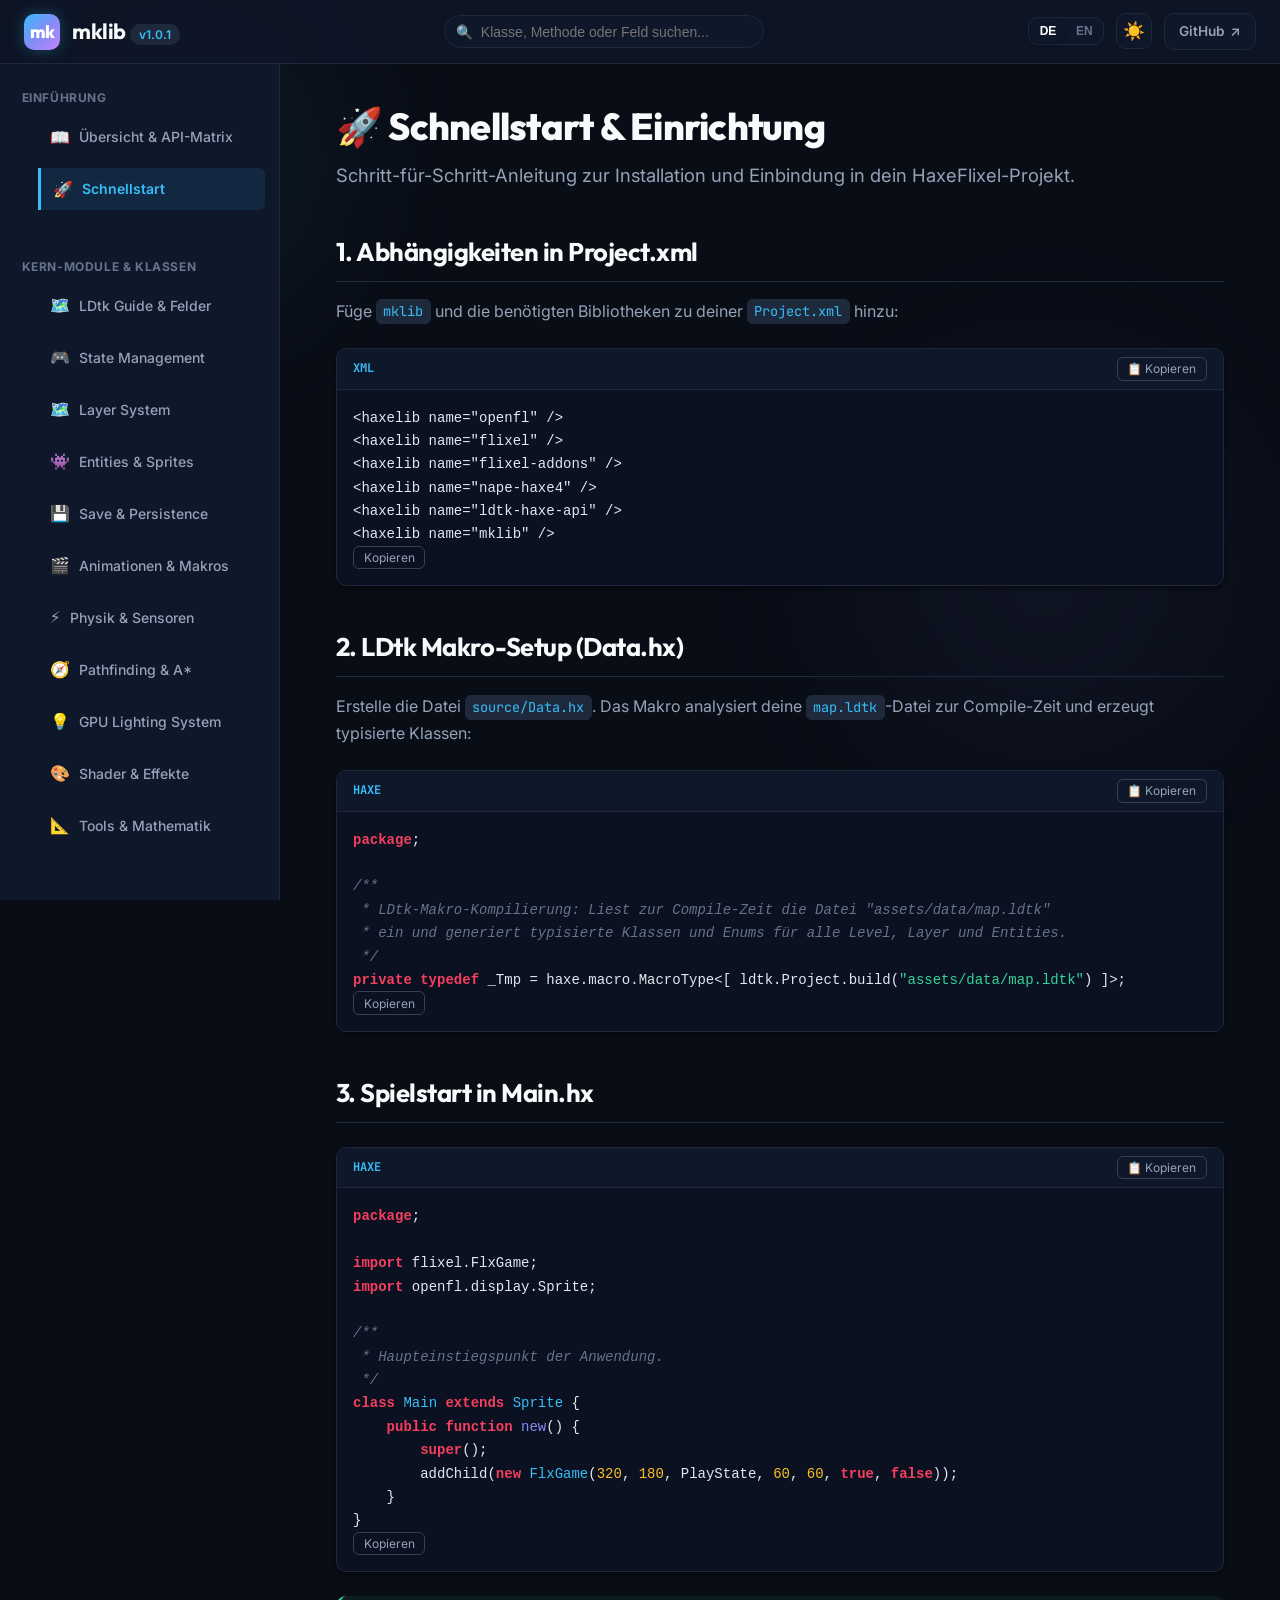
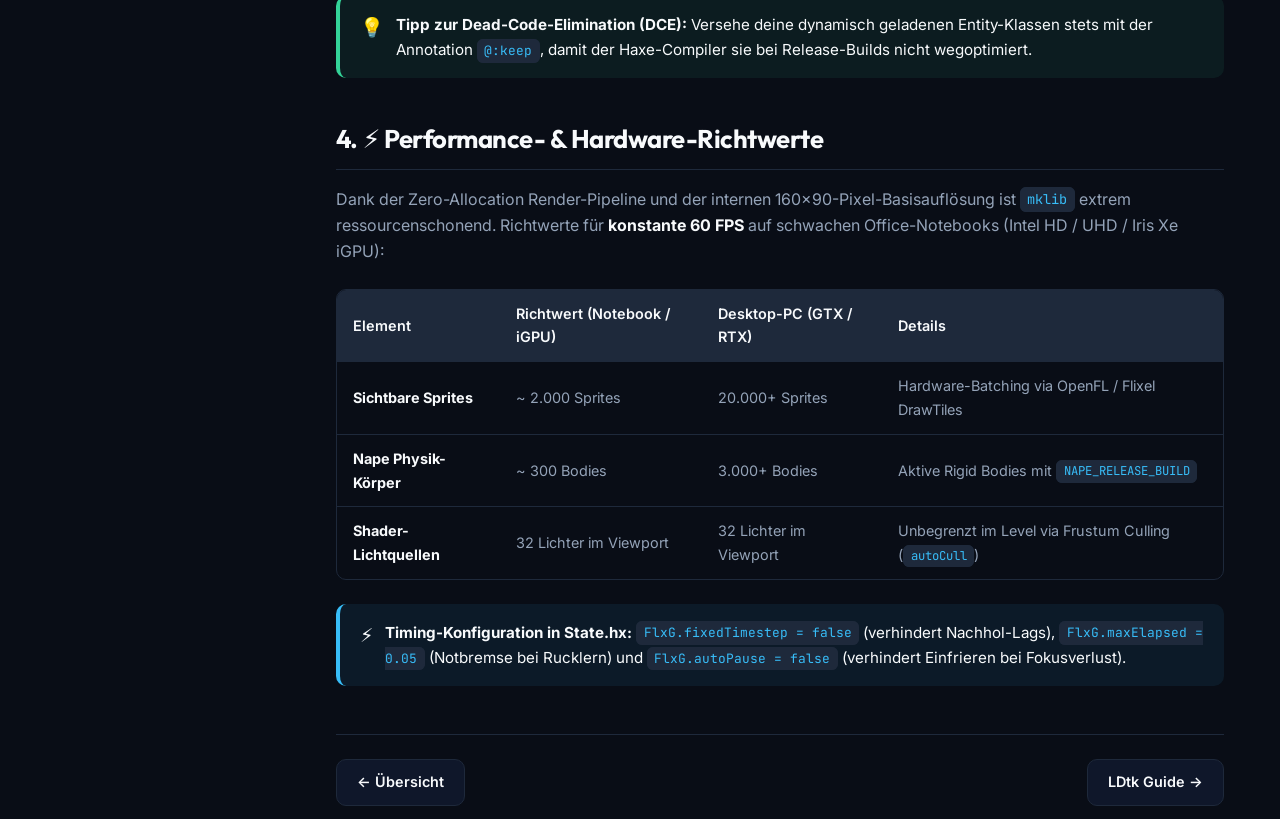
<file: docs/html/getting-started.html>
<!DOCTYPE html>
<html lang="de" data-theme="dark">
<head>
  <meta charset="UTF-8">
  <meta name="viewport" content="width=device-width, initial-scale=1.0">
  <title>Schnellstart & Setup — mklib Dokumentation</title>
  <meta name="description" content="Lückenlose Dokumentation und API-Referenz für mklib — Jede Klasse, Methode und Eigenschaft für HaxeFlixel, LDtk und Nape 2D.">
  <link rel="preconnect" href="https://fonts.googleapis.com">
  <link rel="preconnect" href="https://fonts.gstatic.com" crossorigin>
  <link href="https://fonts.googleapis.com/css2?family=Inter:wght@400;500;600;700;800&family=JetBrains+Mono:wght@400;500;600;700&family=Outfit:wght@600;700;800&display=swap" rel="stylesheet">
  <link rel="stylesheet" href="styles.css">
</head>
<body>
  <!-- Ambient Glow Backgrounds -->
  <div class="bg-decorations">
    <div class="blob-1"></div>
    <div class="blob-2"></div>
  </div>

  <!-- Top Navigation Header -->
  <header class="top-header">
    <div style="display: flex; align-items: center; gap: 1rem;">
      <button class="icon-btn mobile-menu-btn" aria-label="Menü öffnen">☰</button>
      <a href="index.html" class="logo-group">
        <div class="logo-badge">mk</div>
        <div>
          <span class="logo-title">mklib</span>
          <span class="logo-version">v1.0.1</span>
        </div>
      </a>
    </div>

    <!-- Search Input -->
    <div class="header-search">
      <span class="search-icon">🔍</span>
      <input type="text" id="docs-search" class="search-input" placeholder="Klasse, Methode oder Feld suchen..." data-de="Klasse, Methode oder Feld suchen..." data-en="Search class, method, or field..." autocomplete="off">
    </div>

    <!-- Header Actions (Language Switcher & Theme Toggle & GitHub) -->
    <div class="header-actions">
      <!-- Language Switcher -->
      <div class="lang-switch-group">
        <button class="lang-btn active" data-set-lang="de" title="Deutsch">DE</button>
        <button class="lang-btn" data-set-lang="en" title="English">EN</button>
      </div>

      <button id="theme-toggle" class="icon-btn" title="Thema wechseln">☀️</button>
      <a href="https://github.com/markuskahl/mklib" target="_blank" rel="noopener noreferrer" class="github-link">
        <span>GitHub</span>
        <span>↗</span>
      </a>
    </div>
  </header>

  <!-- App Layout Container -->
  <div class="app-container">
    <!-- Sidebar Navigation -->
    <aside class="sidebar">
      <nav class="sidebar-nav">
        <div>
          <div class="nav-section-title" data-de="Einführung" data-en="Introduction">Einführung</div>
          <ul class="nav-list">
            <li class="nav-item"><a href="index.html"><span class="nav-icon">📖</span> <span data-de="Übersicht & API-Matrix" data-en="Overview & API Matrix">Übersicht & API-Matrix</span></a></li>
            <li class="nav-item active"><a href="getting-started.html"><span class="nav-icon">🚀</span> <span data-de="Schnellstart" data-en="Quick Start">Schnellstart</span></a></li>
          </ul>
        </div>

        <div>
          <div class="nav-section-title" data-de="Kern-Module & Klassen" data-en="Core Modules & Classes">Kern-Module & Klassen</div>
          <ul class="nav-list">
            <li class="nav-item"><a href="ldtk-guide.html"><span class="nav-icon">🗺️</span> <span data-de="LDtk Guide & Felder" data-en="LDtk Guide & Fields">LDtk Guide & Felder</span></a></li>
            <li class="nav-item"><a href="state.html"><span class="nav-icon">🎮</span> <span data-de="State Management" data-en="State Management">State Management</span></a></li>
            <li class="nav-item"><a href="layers.html"><span class="nav-icon">🗺️</span> <span data-de="Layer System" data-en="Layer System">Layer System</span></a></li>
            <li class="nav-item"><a href="entities.html"><span class="nav-icon">👾</span> <span data-de="Entities & Sprites" data-en="Entities & Sprites">Entities & Sprites</span></a></li>
            <li class="nav-item"><a href="save.html"><span class="nav-icon">💾</span> <span data-de="Save & Persistence" data-en="Save & Persistence">Save & Persistence</span></a></li>
            <li class="nav-item"><a href="animation.html"><span class="nav-icon">🎬</span> <span data-de="Animationen & Makros" data-en="Animations & Macros">Animationen & Makros</span></a></li>
            <li class="nav-item"><a href="physics.html"><span class="nav-icon">⚡</span> <span data-de="Physik & Sensoren" data-en="Physics & Sensors">Physik & Sensoren</span></a></li>
            <li class="nav-item"><a href="pathfinding.html"><span class="nav-icon">🧭</span> <span data-de="Pathfinding & A*" data-en="Pathfinding & A*">Pathfinding & A*</span></a></li>
            <li class="nav-item"><a href="lighting.html"><span class="nav-icon">💡</span> <span data-de="GPU Lighting System" data-en="GPU Lighting System">GPU Lighting System</span></a></li>
            <li class="nav-item"><a href="effects.html"><span class="nav-icon">🎨</span> <span data-de="Shader & Effekte" data-en="Shaders & Effects">Shader & Effekte</span></a></li>
            <li class="nav-item"><a href="tools-math.html"><span class="nav-icon">📐</span> <span data-de="Tools & Mathematik" data-en="Tools & Mathematics">Tools & Mathematik</span></a></li>
          </ul>
        </div>
      </nav>
    </aside>

    <!-- Main Content Area -->
    <main class="main-content">
      <!-- Section: getting-started -->
<section id="getting-started" class="doc-section active">
        <div data-lang="de">
<h1>🚀 Schnellstart & Einrichtung</h1>
          <p class="section-desc">Schritt-für-Schritt-Anleitung zur Installation und Einbindung in dein HaxeFlixel-Projekt.</p>

          <h2>1. Abhängigkeiten in Project.xml</h2>
          <p>Füge <code>mklib</code> und die benötigten Bibliotheken zu deiner <code>Project.xml</code> hinzu:</p>

          <div class="code-box">
            <div class="code-header">
              <span class="code-lang-badge">XML</span>
              <button class="copy-btn">📋 Kopieren</button>
            </div>
            <pre><code>&lt;haxelib name="openfl" /&gt;
&lt;haxelib name="flixel" /&gt;
&lt;haxelib name="flixel-addons" /&gt;
&lt;haxelib name="nape-haxe4" /&gt;
&lt;haxelib name="ldtk-haxe-api" /&gt;
&lt;haxelib name="mklib" /&gt;</code></pre>
          </div>

          <h2>2. LDtk Makro-Setup (Data.hx)</h2>
          <p>Erstelle die Datei <code>source/Data.hx</code>. Das Makro analysiert deine <code>map.ldtk</code>-Datei zur Compile-Zeit und erzeugt typisierte Klassen:</p>

          <div class="code-box">
            <div class="code-header">
              <span class="code-lang-badge">Haxe</span>
              <button class="copy-btn">📋 Kopieren</button>
            </div>
            <pre><code><span class="hl-keyword">package</span>;

<span class="hl-comment">/**
 * LDtk-Makro-Kompilierung: Liest zur Compile-Zeit die Datei "assets/data/map.ldtk"
 * ein und generiert typisierte Klassen und Enums für alle Level, Layer und Entities.
 */</span>
<span class="hl-keyword">private</span> <span class="hl-keyword">typedef</span> _Tmp = haxe.macro.MacroType&lt;[ ldtk.Project.build(<span class="hl-string">"assets/data/map.ldtk"</span>) ]&gt;;</code></pre>
          </div>

          <h2>3. Spielstart in Main.hx</h2>
          <div class="code-box">
            <div class="code-header">
              <span class="code-lang-badge">Haxe</span>
              <button class="copy-btn">📋 Kopieren</button>
            </div>
            <pre><code><span class="hl-keyword">package</span>;

<span class="hl-keyword">import</span> flixel.FlxGame;
<span class="hl-keyword">import</span> openfl.display.Sprite;

<span class="hl-comment">/**
 * Haupteinstiegspunkt der Anwendung.
 */</span>
<span class="hl-keyword">class</span> <span class="hl-type">Main</span> <span class="hl-keyword">extends</span> <span class="hl-type">Sprite</span> {
    <span class="hl-keyword">public</span> <span class="hl-keyword">function</span> <span class="hl-func">new</span>() {
        <span class="hl-keyword">super</span>();
        addChild(<span class="hl-keyword">new</span> <span class="hl-type">FlxGame</span>(<span class="hl-num">320</span>, <span class="hl-num">180</span>, PlayState, <span class="hl-num">60</span>, <span class="hl-num">60</span>, <span class="hl-keyword">true</span>, <span class="hl-keyword">false</span>));
    }
}</code></pre>
          </div>

          <div class="callout callout-tip">
            <div class="callout-icon">💡</div>
            <div>
              <strong>Tipp zur Dead-Code-Elimination (DCE):</strong> Versehe deine dynamisch geladenen Entity-Klassen stets mit der Annotation <code>@:keep</code>, damit der Haxe-Compiler sie bei Release-Builds nicht wegoptimiert.
            </div>
          </div>

          <h2>4. ⚡ Performance- & Hardware-Richtwerte</h2>
          <p>Dank der Zero-Allocation Render-Pipeline und der internen 160×90-Pixel-Basisauflösung ist <code>mklib</code> extrem ressourcenschonend. Richtwerte für <strong>konstante 60 FPS</strong> auf schwachen Office-Notebooks (Intel HD / UHD / Iris Xe iGPU):</p>
          
          <div class="api-table-wrapper">
            <table class="api-table">
              <thead>
                <tr>
                  <th>Element</th>
                  <th>Richtwert (Notebook / iGPU)</th>
                  <th>Desktop-PC (GTX / RTX)</th>
                  <th>Details</th>
                </tr>
              </thead>
              <tbody>
                <tr>
                  <td><strong>Sichtbare Sprites</strong></td>
                  <td><span class="badge badge-success">~ 2.000 Sprites</span></td>
                  <td>20.000+ Sprites</td>
                  <td>Hardware-Batching via OpenFL / Flixel DrawTiles</td>
                </tr>
                <tr>
                  <td><strong>Nape Physik-Körper</strong></td>
                  <td><span class="badge badge-success">~ 300 Bodies</span></td>
                  <td>3.000+ Bodies</td>
                  <td>Aktive Rigid Bodies mit <code>NAPE_RELEASE_BUILD</code></td>
                </tr>
                <tr>
                  <td><strong>Shader-Lichtquellen</strong></td>
                  <td><span class="badge badge-success">32 Lichter im Viewport</span></td>
                  <td>32 Lichter im Viewport</td>
                  <td>Unbegrenzt im Level via Frustum Culling (<code>autoCull</code>)</td>
                </tr>
              </tbody>
            </table>
          </div>

          <div class="callout callout-info">
            <div class="callout-icon">⚡</div>
            <div>
              <strong>Timing-Konfiguration in State.hx:</strong> <code>FlxG.fixedTimestep = false</code> (verhindert Nachhol-Lags), <code>FlxG.maxElapsed = 0.05</code> (Notbremse bei Rucklern) und <code>FlxG.autoPause = false</code> (verhindert Einfrieren bei Fokusverlust).
            </div>
          </div>

          <div class="section-nav-footer">
            <a href="index.html" class="nav-page-btn">← Übersicht</a>
            <a href="ldtk-guide.html" class="nav-page-btn">LDtk Guide →</a>
          </div>
        </div>
        <div data-lang="en">
<h1>🚀 Quick Start & Setup</h1>
          <p class="section-desc">Step-by-step guide to installing and integrating mklib into your HaxeFlixel project.</p>

          <h2>1. Dependencies in Project.xml</h2>
          <p>Add <code>mklib</code> and the required libraries to your <code>Project.xml</code>:</p>

          <div class="code-box">
            <div class="code-header">
              <span class="code-lang-badge">XML</span>
              <button class="copy-btn">📋 Copy</button>
            </div>
            <pre><code>&lt;haxelib name="openfl" /&gt;
&lt;haxelib name="flixel" /&gt;
&lt;haxelib name="flixel-addons" /&gt;
&lt;haxelib name="nape-haxe4" /&gt;
&lt;haxelib name="ldtk-haxe-api" /&gt;
&lt;haxelib name="mklib" /&gt;</code></pre>
          </div>

          <h2>2. LDtk Macro Setup (Data.hx)</h2>
          <p>Create the file <code>source/Data.hx</code>. The macro analyzes your <code>map.ldtk</code> file at compile time and generates typed classes:</p>

          <div class="code-box">
            <div class="code-header">
              <span class="code-lang-badge">Haxe</span>
              <button class="copy-btn">📋 Copy</button>
            </div>
            <pre><code><span class="hl-keyword">package</span>;

<span class="hl-comment">/**
 * LDtk macro compilation: Reads "assets/data/map.ldtk" at compile time
 * and generates typed classes and enums for all levels, layers, and entities.
 */</span>
<span class="hl-keyword">private</span> <span class="hl-keyword">typedef</span> _Tmp = haxe.macro.MacroType&lt;[ ldtk.Project.build(<span class="hl-string">"assets/data/map.ldtk"</span>) ]&gt;;</code></pre>
          </div>

          <h2>3. Game Entry Point in Main.hx</h2>
          <div class="code-box">
            <div class="code-header">
              <span class="code-lang-badge">Haxe</span>
              <button class="copy-btn">📋 Copy</button>
            </div>
            <pre><code><span class="hl-keyword">package</span>;

<span class="hl-keyword">import</span> flixel.FlxGame;
<span class="hl-keyword">import</span> openfl.display.Sprite;

<span class="hl-comment">/**
 * Haupteinstiegspunkt der Anwendung.
 */</span>
<span class="hl-keyword">class</span> <span class="hl-type">Main</span> <span class="hl-keyword">extends</span> <span class="hl-type">Sprite</span> {
    <span class="hl-keyword">public</span> <span class="hl-keyword">function</span> <span class="hl-func">new</span>() {
        <span class="hl-keyword">super</span>();
        addChild(<span class="hl-keyword">new</span> <span class="hl-type">FlxGame</span>(<span class="hl-num">320</span>, <span class="hl-num">180</span>, PlayState, <span class="hl-num">60</span>, <span class="hl-num">60</span>, <span class="hl-keyword">true</span>, <span class="hl-keyword">false</span>));
    }
}</code></pre>
          </div>

          <div class="callout callout-tip">
            <div class="callout-icon">💡</div>
            <div>
              <strong>Tipp zur Dead-Code-Elimination (DCE):</strong> Versehe deine dynamisch geladenen Entity-Klassen stets mit der Annotation <code>@:keep</code>, damit der Haxe-Compiler sie bei Release-Builds nicht wegoptimiert.
            </div>
          </div>

          <h2>4. ⚡ Performance & Hardware Guidelines</h2>
          <p>Thanks to the zero-allocation rendering pipeline and 160×90 internal pixel base resolution, <code>mklib</code> is extremely lightweight. Target guidelines for <strong>rock-solid 60 FPS</strong> on low-end office laptops (Intel HD / UHD / Iris Xe iGPU):</p>
          
          <div class="api-table-wrapper">
            <table class="api-table">
              <thead>
                <tr>
                  <th>Element</th>
                  <th>Guideline (Laptop / iGPU)</th>
                  <th>Desktop PC (GTX / RTX)</th>
                  <th>Details</th>
                </tr>
              </thead>
              <tbody>
                <tr>
                  <td><strong>Visible Sprites</strong></td>
                  <td><span class="badge badge-success">~ 2,000 Sprites</span></td>
                  <td>20,000+ Sprites</td>
                  <td>Hardware batching via OpenFL / Flixel DrawTiles</td>
                </tr>
                <tr>
                  <td><strong>Nape Physics Bodies</strong></td>
                  <td><span class="badge badge-success">~ 300 Bodies</span></td>
                  <td>3,000+ Bodies</td>
                  <td>Active rigid bodies with <code>NAPE_RELEASE_BUILD</code></td>
                </tr>
                <tr>
                  <td><strong>Shader Lights</strong></td>
                  <td><span class="badge badge-success">32 lights in viewport</span></td>
                  <td>32 lights in viewport</td>
                  <td>Unlimited in level via frustum culling (<code>autoCull</code>)</td>
                </tr>
              </tbody>
            </table>
          </div>

          <div class="callout callout-info">
            <div class="callout-icon">⚡</div>
            <div>
              <strong>Timing configuration in State.hx:</strong> <code>FlxG.fixedTimestep = false</code> (prevents catch-up lags), <code>FlxG.maxElapsed = 0.05</code> (failsafe clamp during lag spikes), and <code>FlxG.autoPause = false</code> (prevents focus-loss freeze).
            </div>
          </div>

          <div class="section-nav-footer">
            <a href="index.html" class="nav-page-btn">← Übersicht</a>
            <a href="ldtk-guide.html" class="nav-page-btn">LDtk Guide →</a>
          </div>
        </div>
      </section>
    </main>
  </div>

  <script src="app.js"></script>
</body>
</html>
</file>
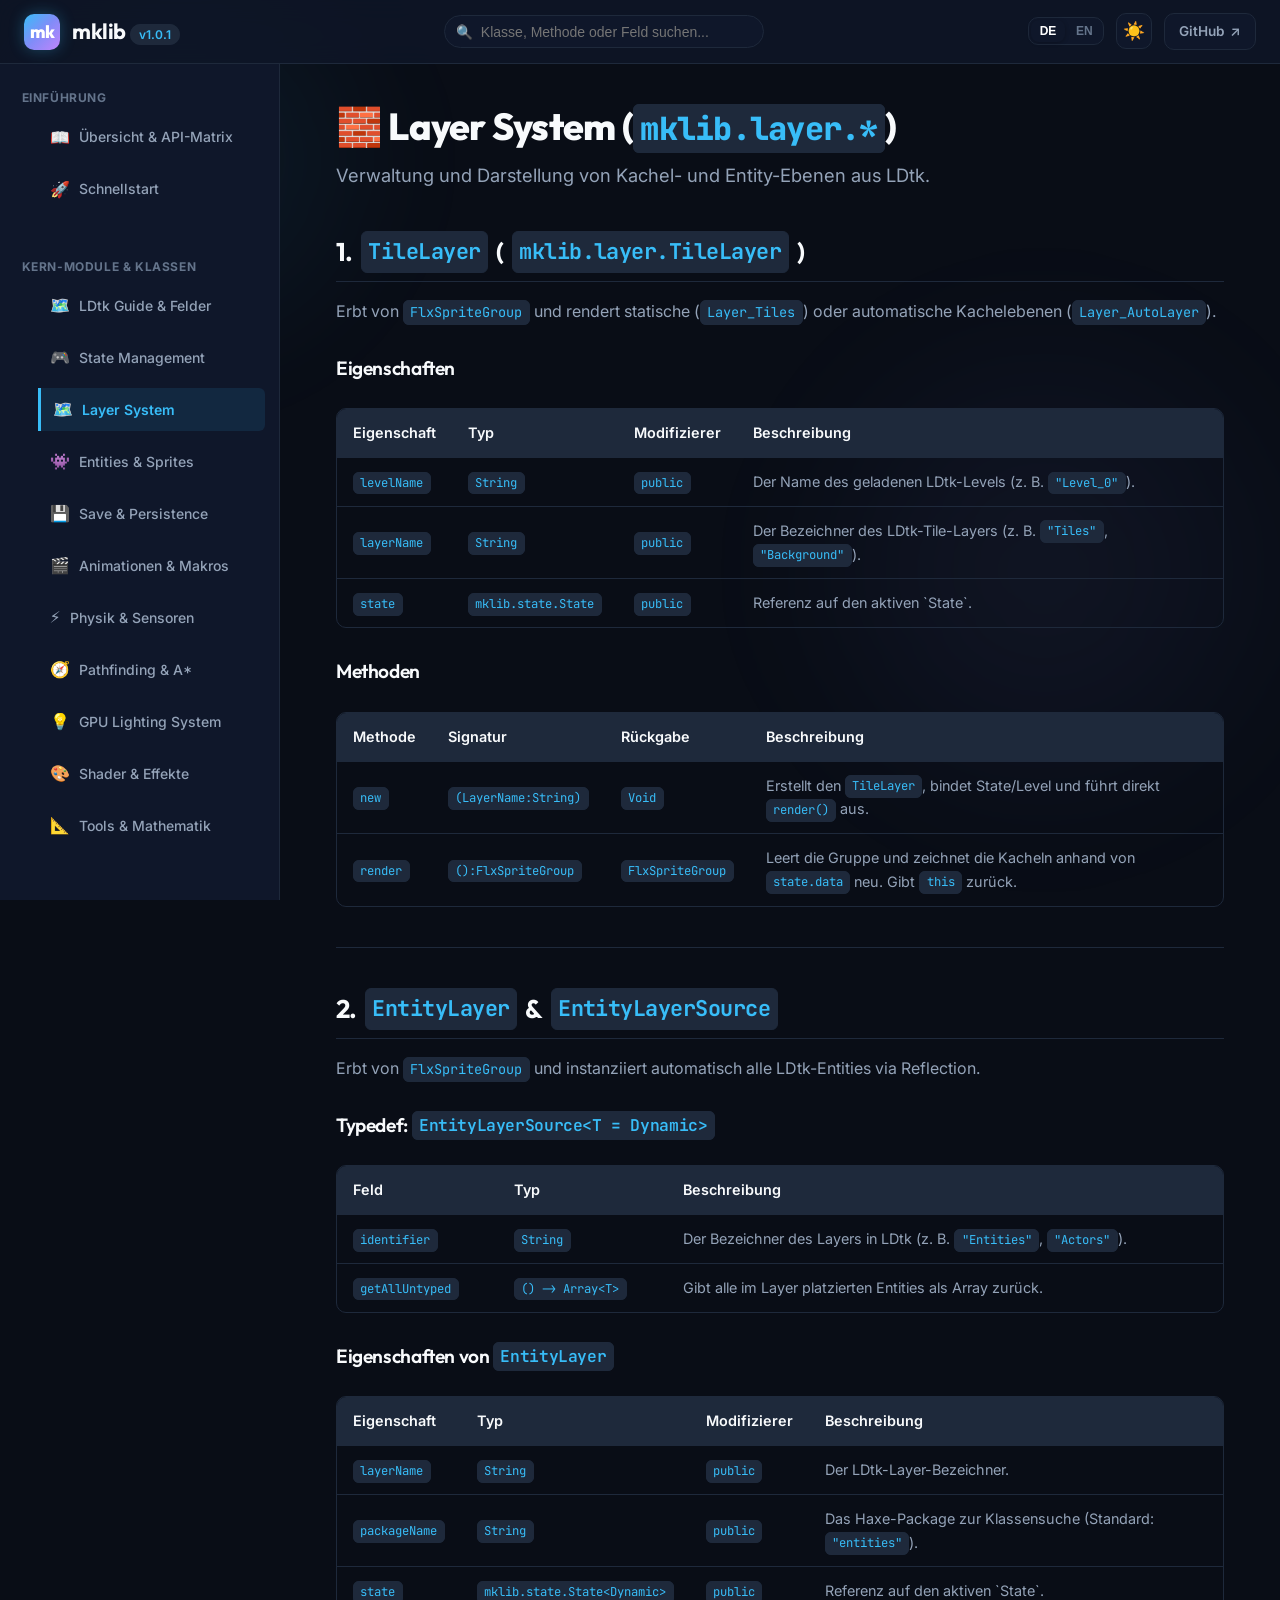
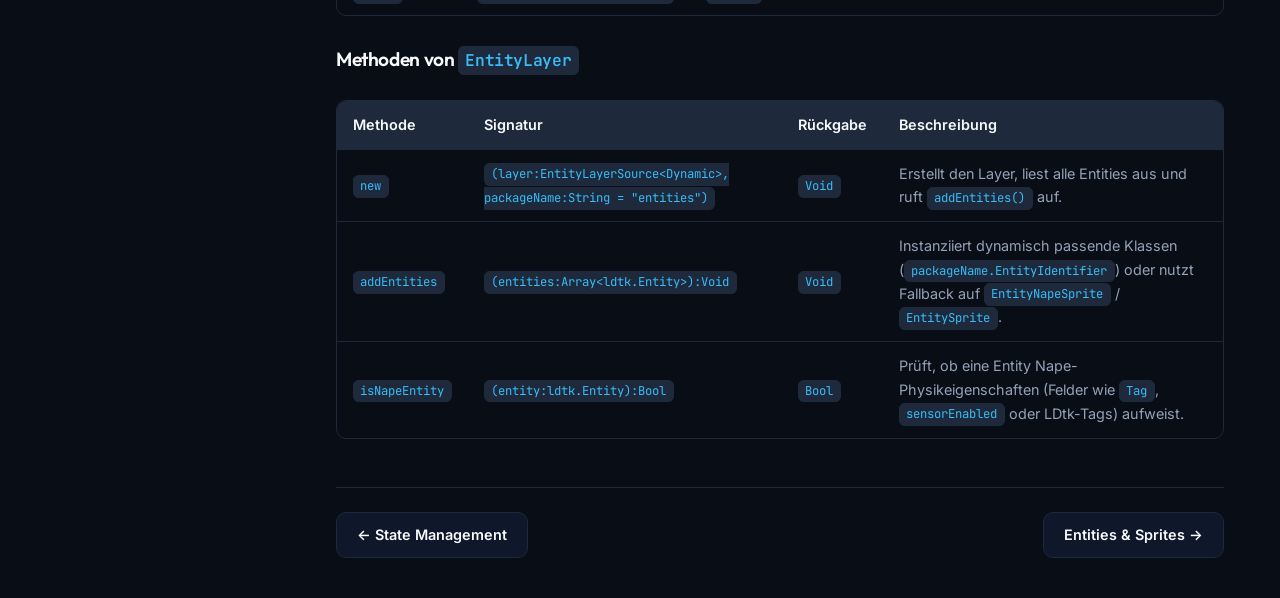
<file: docs/html/layers.html>
<!DOCTYPE html>
<html lang="de" data-theme="dark">
<head>
  <meta charset="UTF-8">
  <meta name="viewport" content="width=device-width, initial-scale=1.0">
  <title>Layer System — mklib Dokumentation</title>
  <meta name="description" content="Lückenlose Dokumentation und API-Referenz für mklib — Jede Klasse, Methode und Eigenschaft für HaxeFlixel, LDtk und Nape 2D.">
  <link rel="preconnect" href="https://fonts.googleapis.com">
  <link rel="preconnect" href="https://fonts.gstatic.com" crossorigin>
  <link href="https://fonts.googleapis.com/css2?family=Inter:wght@400;500;600;700;800&family=JetBrains+Mono:wght@400;500;600;700&family=Outfit:wght@600;700;800&display=swap" rel="stylesheet">
  <link rel="stylesheet" href="styles.css">
</head>
<body>
  <!-- Ambient Glow Backgrounds -->
  <div class="bg-decorations">
    <div class="blob-1"></div>
    <div class="blob-2"></div>
  </div>

  <!-- Top Navigation Header -->
  <header class="top-header">
    <div style="display: flex; align-items: center; gap: 1rem;">
      <button class="icon-btn mobile-menu-btn" aria-label="Menü öffnen">☰</button>
      <a href="index.html" class="logo-group">
        <div class="logo-badge">mk</div>
        <div>
          <span class="logo-title">mklib</span>
          <span class="logo-version">v1.0.1</span>
        </div>
      </a>
    </div>

    <!-- Search Input -->
    <div class="header-search">
      <span class="search-icon">🔍</span>
      <input type="text" id="docs-search" class="search-input" placeholder="Klasse, Methode oder Feld suchen..." data-de="Klasse, Methode oder Feld suchen..." data-en="Search class, method, or field..." autocomplete="off">
    </div>

    <!-- Header Actions (Language Switcher & Theme Toggle & GitHub) -->
    <div class="header-actions">
      <!-- Language Switcher -->
      <div class="lang-switch-group">
        <button class="lang-btn active" data-set-lang="de" title="Deutsch">DE</button>
        <button class="lang-btn" data-set-lang="en" title="English">EN</button>
      </div>

      <button id="theme-toggle" class="icon-btn" title="Thema wechseln">☀️</button>
      <a href="https://github.com/markuskahl/mklib" target="_blank" rel="noopener noreferrer" class="github-link">
        <span>GitHub</span>
        <span>↗</span>
      </a>
    </div>
  </header>

  <!-- App Layout Container -->
  <div class="app-container">
    <!-- Sidebar Navigation -->
    <aside class="sidebar">
      <nav class="sidebar-nav">
        <div>
          <div class="nav-section-title" data-de="Einführung" data-en="Introduction">Einführung</div>
          <ul class="nav-list">
            <li class="nav-item"><a href="index.html"><span class="nav-icon">📖</span> <span data-de="Übersicht & API-Matrix" data-en="Overview & API Matrix">Übersicht & API-Matrix</span></a></li>
            <li class="nav-item"><a href="getting-started.html"><span class="nav-icon">🚀</span> <span data-de="Schnellstart" data-en="Quick Start">Schnellstart</span></a></li>
          </ul>
        </div>

        <div>
          <div class="nav-section-title" data-de="Kern-Module & Klassen" data-en="Core Modules & Classes">Kern-Module & Klassen</div>
          <ul class="nav-list">
            <li class="nav-item"><a href="ldtk-guide.html"><span class="nav-icon">🗺️</span> <span data-de="LDtk Guide & Felder" data-en="LDtk Guide & Fields">LDtk Guide & Felder</span></a></li>
            <li class="nav-item"><a href="state.html"><span class="nav-icon">🎮</span> <span data-de="State Management" data-en="State Management">State Management</span></a></li>
            <li class="nav-item active"><a href="layers.html"><span class="nav-icon">🗺️</span> <span data-de="Layer System" data-en="Layer System">Layer System</span></a></li>
            <li class="nav-item"><a href="entities.html"><span class="nav-icon">👾</span> <span data-de="Entities & Sprites" data-en="Entities & Sprites">Entities & Sprites</span></a></li>
            <li class="nav-item"><a href="save.html"><span class="nav-icon">💾</span> <span data-de="Save & Persistence" data-en="Save & Persistence">Save & Persistence</span></a></li>
            <li class="nav-item"><a href="animation.html"><span class="nav-icon">🎬</span> <span data-de="Animationen & Makros" data-en="Animations & Macros">Animationen & Makros</span></a></li>
            <li class="nav-item"><a href="physics.html"><span class="nav-icon">⚡</span> <span data-de="Physik & Sensoren" data-en="Physics & Sensors">Physik & Sensoren</span></a></li>
            <li class="nav-item"><a href="pathfinding.html"><span class="nav-icon">🧭</span> <span data-de="Pathfinding & A*" data-en="Pathfinding & A*">Pathfinding & A*</span></a></li>
            <li class="nav-item"><a href="lighting.html"><span class="nav-icon">💡</span> <span data-de="GPU Lighting System" data-en="GPU Lighting System">GPU Lighting System</span></a></li>
            <li class="nav-item"><a href="effects.html"><span class="nav-icon">🎨</span> <span data-de="Shader & Effekte" data-en="Shaders & Effects">Shader & Effekte</span></a></li>
            <li class="nav-item"><a href="tools-math.html"><span class="nav-icon">📐</span> <span data-de="Tools & Mathematik" data-en="Tools & Mathematics">Tools & Mathematik</span></a></li>
          </ul>
        </div>
      </nav>
    </aside>

    <!-- Main Content Area -->
    <main class="main-content">
      <!-- Section: layers -->
<section id="layers" class="doc-section active">
        <div data-lang="de">
<h1>🧱 Layer System (<code>mklib.layer.*</code>)</h1>
          <p class="section-desc">Verwaltung und Darstellung von Kachel- und Entity-Ebenen aus LDtk.</p>

          <h2>1. <code>TileLayer</code> (<code>mklib.layer.TileLayer</code>)</h2>
          <p>Erbt von <code>FlxSpriteGroup</code> und rendert statische (<code>Layer_Tiles</code>) oder automatische Kachelebenen (<code>Layer_AutoLayer</code>).</p>

          <h3>Eigenschaften</h3>
          <div class="api-table-wrapper">
            <table class="api-table">
              <thead>
                <tr>
                  <th>Eigenschaft</th>
                  <th>Typ</th>
                  <th>Modifizierer</th>
                  <th>Beschreibung</th>
                </tr>
              </thead>
              <tbody>
                <tr>
                  <td><code>levelName</code></td>
                  <td><code>String</code></td>
                  <td><code>public</code></td>
                  <td>Der Name des geladenen LDtk-Levels (z. B. <code>"Level_0"</code>).</td>
                </tr>
                <tr>
                  <td><code>layerName</code></td>
                  <td><code>String</code></td>
                  <td><code>public</code></td>
                  <td>Der Bezeichner des LDtk-Tile-Layers (z. B. <code>"Tiles"</code>, <code>"Background"</code>).</td>
                </tr>
                <tr>
                  <td><code>state</code></td>
                  <td><code>mklib.state.State</code></td>
                  <td><code>public</code></td>
                  <td>Referenz auf den aktiven `State`.</td>
                </tr>
              </tbody>
            </table>
          </div>

          <h3>Methoden</h3>
          <div class="api-table-wrapper">
            <table class="api-table">
              <thead>
                <tr>
                  <th>Methode</th>
                  <th>Signatur</th>
                  <th>Rückgabe</th>
                  <th>Beschreibung</th>
                </tr>
              </thead>
              <tbody>
                <tr>
                  <td><code>new</code></td>
                  <td><code>(LayerName:String)</code></td>
                  <td><code>Void</code></td>
                  <td>Erstellt den <code>TileLayer</code>, bindet State/Level und führt direkt <code>render()</code> aus.</td>
                </tr>
                <tr>
                  <td><code>render</code></td>
                  <td><code>():FlxSpriteGroup</code></td>
                  <td><code>FlxSpriteGroup</code></td>
                  <td>Leert die Gruppe und zeichnet die Kacheln anhand von <code>state.data</code> neu. Gibt <code>this</code> zurück.</td>
                </tr>
              </tbody>
            </table>
          </div>

          <hr style="margin: 2.5rem 0; border: none; border-top: 1px solid var(--border-color);">

          <h2>2. <code>EntityLayer</code> & <code>EntityLayerSource</code></h2>
          <p>Erbt von <code>FlxSpriteGroup</code> und instanziiert automatisch alle LDtk-Entities via Reflection.</p>

          <h3>Typedef: <code>EntityLayerSource&lt;T = Dynamic&gt;</code></h3>
          <div class="api-table-wrapper">
            <table class="api-table">
              <thead>
                <tr>
                  <th>Feld</th>
                  <th>Typ</th>
                  <th>Beschreibung</th>
                </tr>
              </thead>
              <tbody>
                <tr>
                  <td><code>identifier</code></td>
                  <td><code>String</code></td>
                  <td>Der Bezeichner des Layers in LDtk (z. B. <code>"Entities"</code>, <code>"Actors"</code>).</td>
                </tr>
                <tr>
                  <td><code>getAllUntyped</code></td>
                  <td><code>() -&gt; Array&lt;T&gt;</code></td>
                  <td>Gibt alle im Layer platzierten Entities als Array zurück.</td>
                </tr>
              </tbody>
            </table>
          </div>

          <h3>Eigenschaften von <code>EntityLayer</code></h3>
          <div class="api-table-wrapper">
            <table class="api-table">
              <thead>
                <tr>
                  <th>Eigenschaft</th>
                  <th>Typ</th>
                  <th>Modifizierer</th>
                  <th>Beschreibung</th>
                </tr>
              </thead>
              <tbody>
                <tr>
                  <td><code>layerName</code></td>
                  <td><code>String</code></td>
                  <td><code>public</code></td>
                  <td>Der LDtk-Layer-Bezeichner.</td>
                </tr>
                <tr>
                  <td><code>packageName</code></td>
                  <td><code>String</code></td>
                  <td><code>public</code></td>
                  <td>Das Haxe-Package zur Klassensuche (Standard: <code>"entities"</code>).</td>
                </tr>
                <tr>
                  <td><code>state</code></td>
                  <td><code>mklib.state.State&lt;Dynamic&gt;</code></td>
                  <td><code>public</code></td>
                  <td>Referenz auf den aktiven `State`.</td>
                </tr>
              </tbody>
            </table>
          </div>

          <h3>Methoden von <code>EntityLayer</code></h3>
          <div class="api-table-wrapper">
            <table class="api-table">
              <thead>
                <tr>
                  <th>Methode</th>
                  <th>Signatur</th>
                  <th>Rückgabe</th>
                  <th>Beschreibung</th>
                </tr>
              </thead>
              <tbody>
                <tr>
                  <td><code>new</code></td>
                  <td><code>(layer:EntityLayerSource&lt;Dynamic&gt;, packageName:String = "entities")</code></td>
                  <td><code>Void</code></td>
                  <td>Erstellt den Layer, liest alle Entities aus und ruft <code>addEntities()</code> auf.</td>
                </tr>
                <tr>
                  <td><code>addEntities</code></td>
                  <td><code>(entities:Array&lt;ldtk.Entity&gt;):Void</code></td>
                  <td><code>Void</code></td>
                  <td>Instanziiert dynamisch passende Klassen (<code>packageName.EntityIdentifier</code>) oder nutzt Fallback auf <code>EntityNapeSprite</code> / <code>EntitySprite</code>.</td>
                </tr>
                <tr>
                  <td><code>isNapeEntity</code></td>
                  <td><code>(entity:ldtk.Entity):Bool</code></td>
                  <td><code>Bool</code></td>
                  <td>Prüft, ob eine Entity Nape-Physikeigenschaften (Felder wie <code>Tag</code>, <code>sensorEnabled</code> oder LDtk-Tags) aufweist.</td>
                </tr>
              </tbody>
            </table>
          </div>

          <div class="section-nav-footer">
            <a href="state.html" class="nav-page-btn">← State Management</a>
            <a href="entities.html" class="nav-page-btn">Entities & Sprites →</a>
          </div>
        </div>
        <div data-lang="en">
<h1>🧱 Layer System (<code>mklib.layer.*</code>)</h1>
          <p class="section-desc">Verwaltung und Darstellung von Kachel- und Entity-Ebenen aus LDtk.</p>

          <h2>1. <code>TileLayer</code> (<code>mklib.layer.TileLayer</code>)</h2>
          <p>Erbt von <code>FlxSpriteGroup</code> und rendert statische (<code>Layer_Tiles</code>) oder automatische Kachelebenen (<code>Layer_AutoLayer</code>).</p>

          <h3>Properties</h3>
          <div class="api-table-wrapper">
            <table class="api-table">
              <thead>
                <tr>
                  <th>Property</th>
                  <th>Type</th>
                  <th>Modifier</th>
                  <th>Description</th>
                </tr>
              </thead>
              <tbody>
                <tr>
                  <td><code>levelName</code></td>
                  <td><code>String</code></td>
                  <td><code>public</code></td>
                  <td>Der Name des geladenen LDtk-Levels (z. B. <code>"Level_0"</code>).</td>
                </tr>
                <tr>
                  <td><code>layerName</code></td>
                  <td><code>String</code></td>
                  <td><code>public</code></td>
                  <td>Der Bezeichner des LDtk-Tile-Layers (z. B. <code>"Tiles"</code>, <code>"Background"</code>).</td>
                </tr>
                <tr>
                  <td><code>state</code></td>
                  <td><code>mklib.state.State</code></td>
                  <td><code>public</code></td>
                  <td>Referenz auf den aktiven `State`.</td>
                </tr>
              </tbody>
            </table>
          </div>

          <h3>Methods</h3>
          <div class="api-table-wrapper">
            <table class="api-table">
              <thead>
                <tr>
                  <th>Method</th>
                  <th>Signature</th>
                  <th>Rückgabe</th>
                  <th>Description</th>
                </tr>
              </thead>
              <tbody>
                <tr>
                  <td><code>new</code></td>
                  <td><code>(LayerName:String)</code></td>
                  <td><code>Void</code></td>
                  <td>Erstellt den <code>TileLayer</code>, bindet State/Level und führt direkt <code>render()</code> aus.</td>
                </tr>
                <tr>
                  <td><code>render</code></td>
                  <td><code>():FlxSpriteGroup</code></td>
                  <td><code>FlxSpriteGroup</code></td>
                  <td>Leert die Gruppe und zeichnet die Kacheln anhand von <code>state.data</code> neu. Gibt <code>this</code> zurück.</td>
                </tr>
              </tbody>
            </table>
          </div>

          <hr style="margin: 2.5rem 0; border: none; border-top: 1px solid var(--border-color);">

          <h2>2. <code>EntityLayer</code> & <code>EntityLayerSource</code></h2>
          <p>Erbt von <code>FlxSpriteGroup</code> und instanziiert automatisch alle LDtk-Entities via Reflection.</p>

          <h3>Typedef: <code>EntityLayerSource&lt;T = Dynamic&gt;</code></h3>
          <div class="api-table-wrapper">
            <table class="api-table">
              <thead>
                <tr>
                  <th>Feld</th>
                  <th>Type</th>
                  <th>Description</th>
                </tr>
              </thead>
              <tbody>
                <tr>
                  <td><code>identifier</code></td>
                  <td><code>String</code></td>
                  <td>Der Bezeichner des Layers in LDtk (z. B. <code>"Entities"</code>, <code>"Actors"</code>).</td>
                </tr>
                <tr>
                  <td><code>getAllUntyped</code></td>
                  <td><code>() -&gt; Array&lt;T&gt;</code></td>
                  <td>Gibt alle im Layer platzierten Entities als Array zurück.</td>
                </tr>
              </tbody>
            </table>
          </div>

          <h3>Eigenschaften von <code>EntityLayer</code></h3>
          <div class="api-table-wrapper">
            <table class="api-table">
              <thead>
                <tr>
                  <th>Property</th>
                  <th>Type</th>
                  <th>Modifier</th>
                  <th>Description</th>
                </tr>
              </thead>
              <tbody>
                <tr>
                  <td><code>layerName</code></td>
                  <td><code>String</code></td>
                  <td><code>public</code></td>
                  <td>Der LDtk-Layer-Bezeichner.</td>
                </tr>
                <tr>
                  <td><code>packageName</code></td>
                  <td><code>String</code></td>
                  <td><code>public</code></td>
                  <td>Das Haxe-Package zur Klassensuche (Standard: <code>"entities"</code>).</td>
                </tr>
                <tr>
                  <td><code>state</code></td>
                  <td><code>mklib.state.State&lt;Dynamic&gt;</code></td>
                  <td><code>public</code></td>
                  <td>Referenz auf den aktiven `State`.</td>
                </tr>
              </tbody>
            </table>
          </div>

          <h3>Methoden von <code>EntityLayer</code></h3>
          <div class="api-table-wrapper">
            <table class="api-table">
              <thead>
                <tr>
                  <th>Method</th>
                  <th>Signature</th>
                  <th>Rückgabe</th>
                  <th>Description</th>
                </tr>
              </thead>
              <tbody>
                <tr>
                  <td><code>new</code></td>
                  <td><code>(layer:EntityLayerSource&lt;Dynamic&gt;, packageName:String = "entities")</code></td>
                  <td><code>Void</code></td>
                  <td>Erstellt den Layer, liest alle Entities aus und ruft <code>addEntities()</code> auf.</td>
                </tr>
                <tr>
                  <td><code>addEntities</code></td>
                  <td><code>(entities:Array&lt;ldtk.Entity&gt;):Void</code></td>
                  <td><code>Void</code></td>
                  <td>Instanziiert dynamisch passende Klassen (<code>packageName.EntityIdentifier</code>) oder nutzt Fallback auf <code>EntityNapeSprite</code> / <code>EntitySprite</code>.</td>
                </tr>
                <tr>
                  <td><code>isNapeEntity</code></td>
                  <td><code>(entity:ldtk.Entity):Bool</code></td>
                  <td><code>Bool</code></td>
                  <td>Prüft, ob eine Entity Nape-Physikeigenschaften (Felder wie <code>Tag</code>, <code>sensorEnabled</code> oder LDtk-Tags) aufweist.</td>
                </tr>
              </tbody>
            </table>
          </div>

          <div class="section-nav-footer">
            <a href="state.html" class="nav-page-btn">← State Management</a>
            <a href="entities.html" class="nav-page-btn">Entities & Sprites →</a>
          </div>
        </div>
      </section>
    </main>
  </div>

  <script src="app.js"></script>
</body>
</html>
</file>
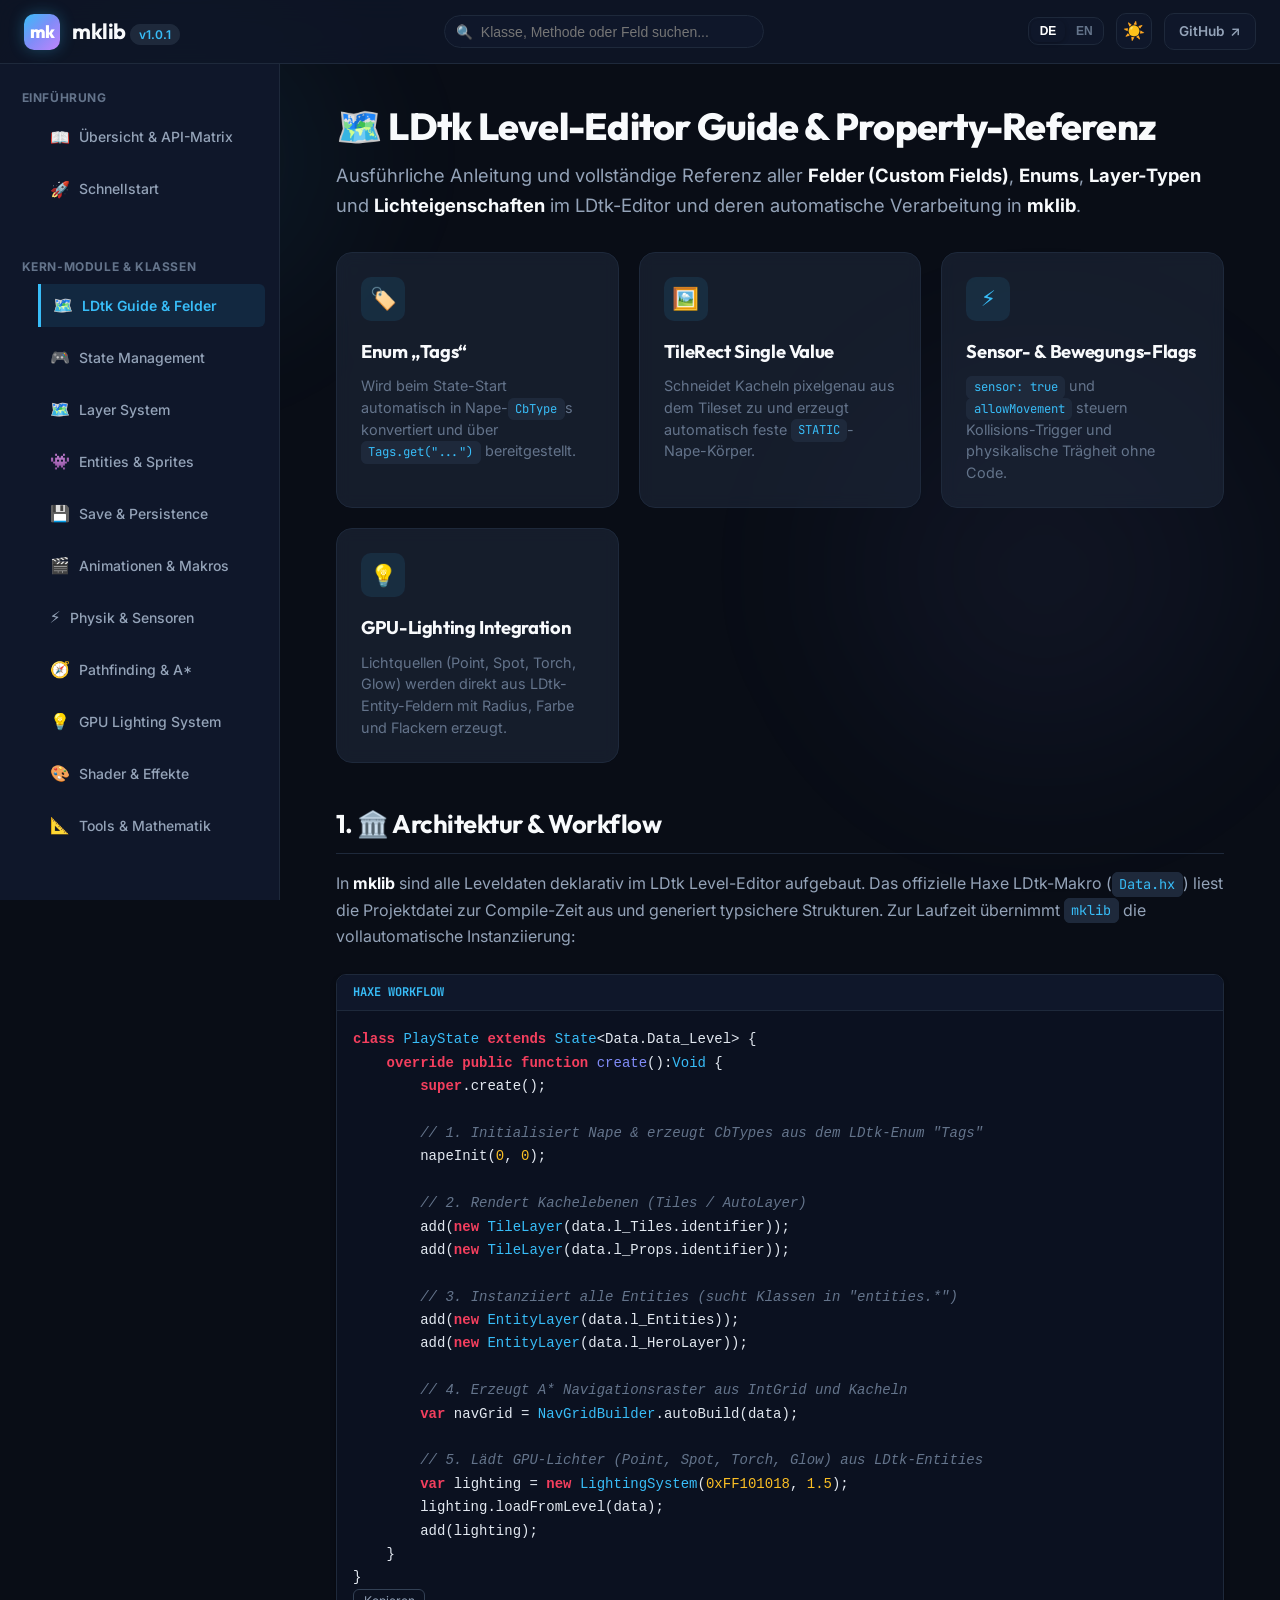
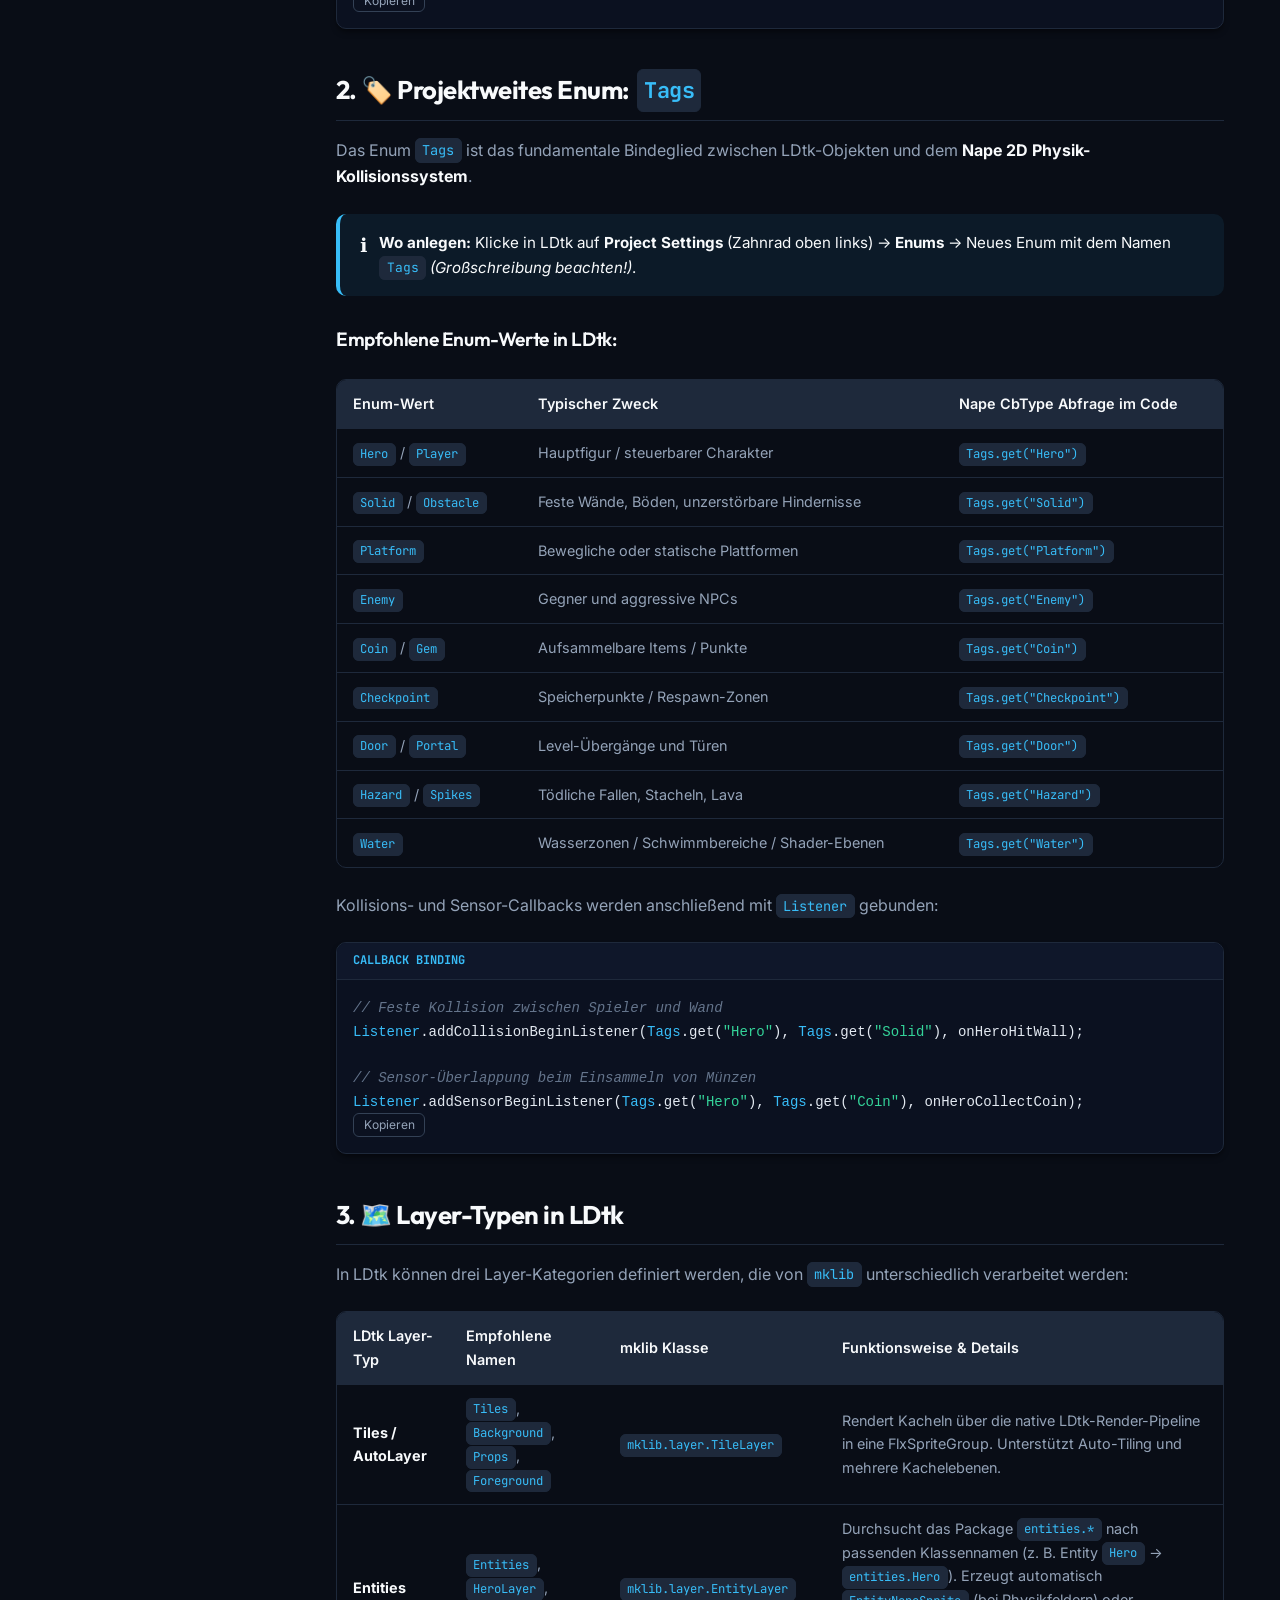
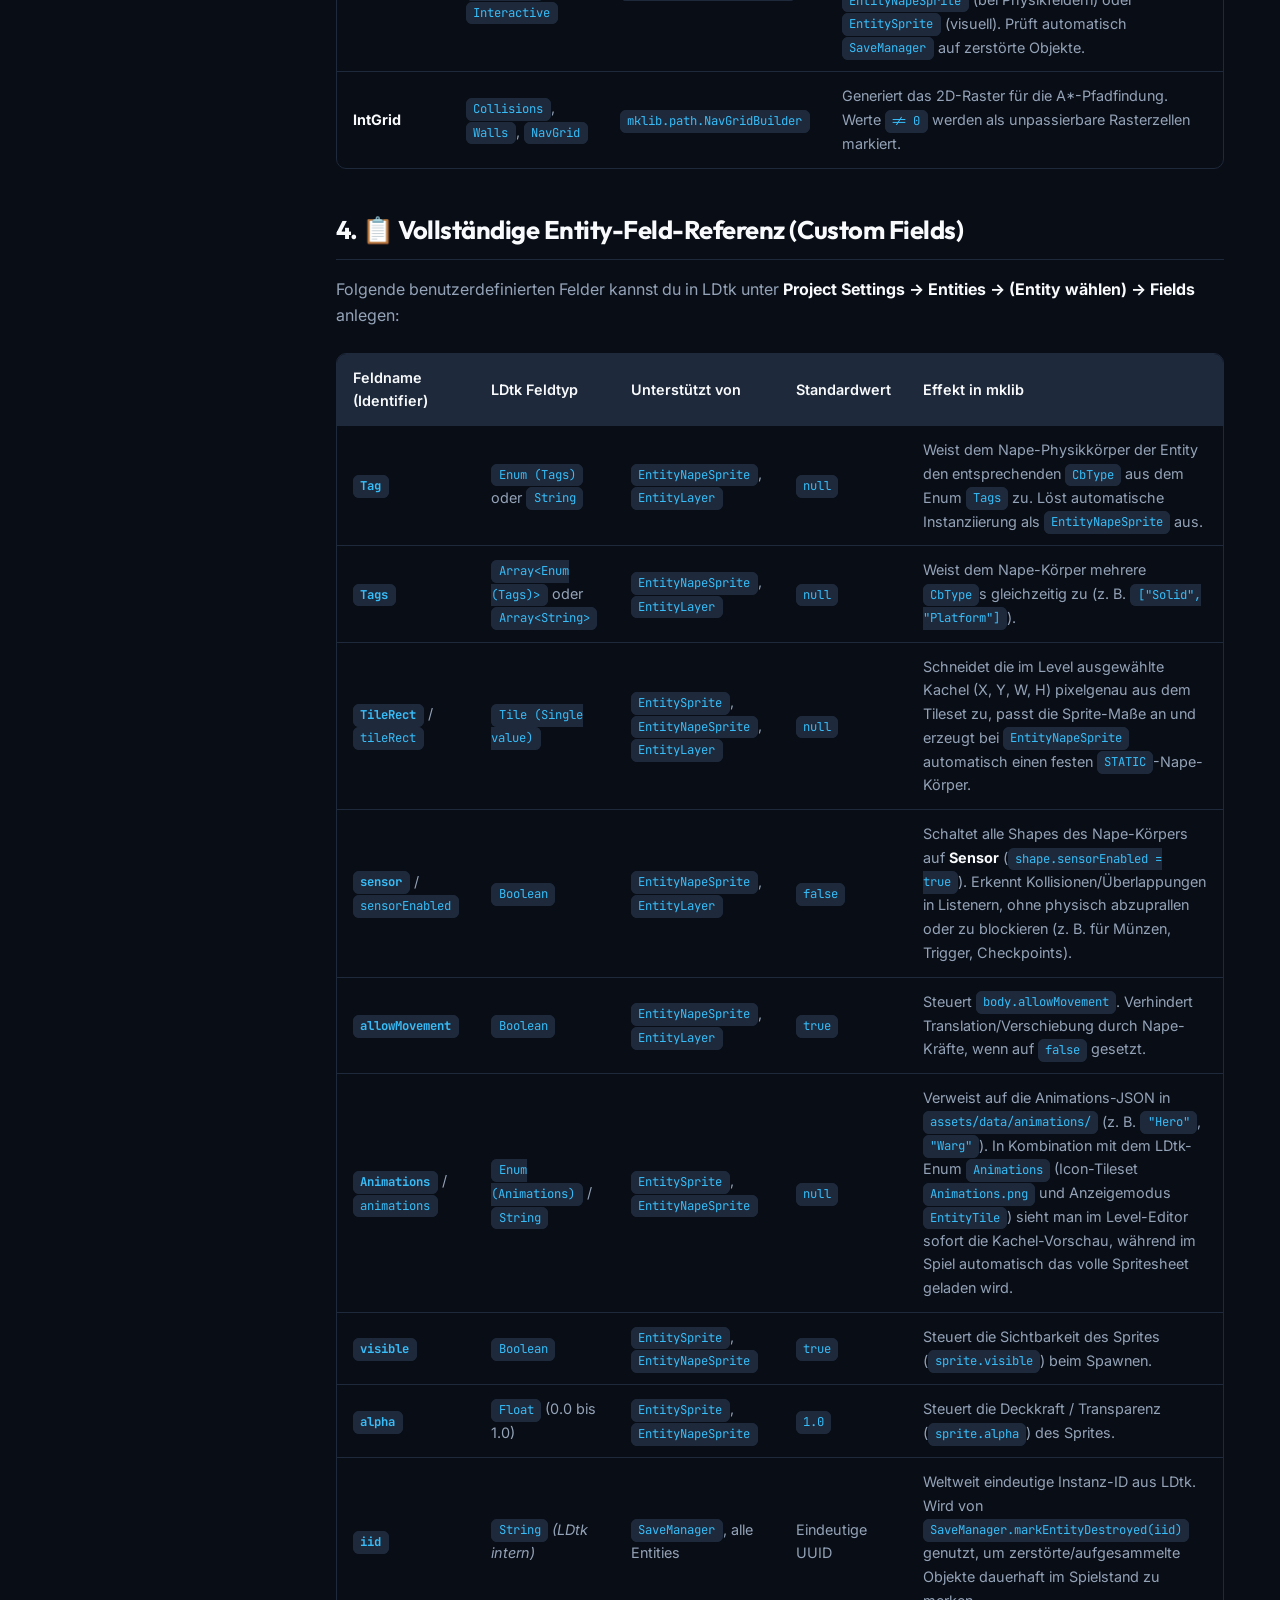
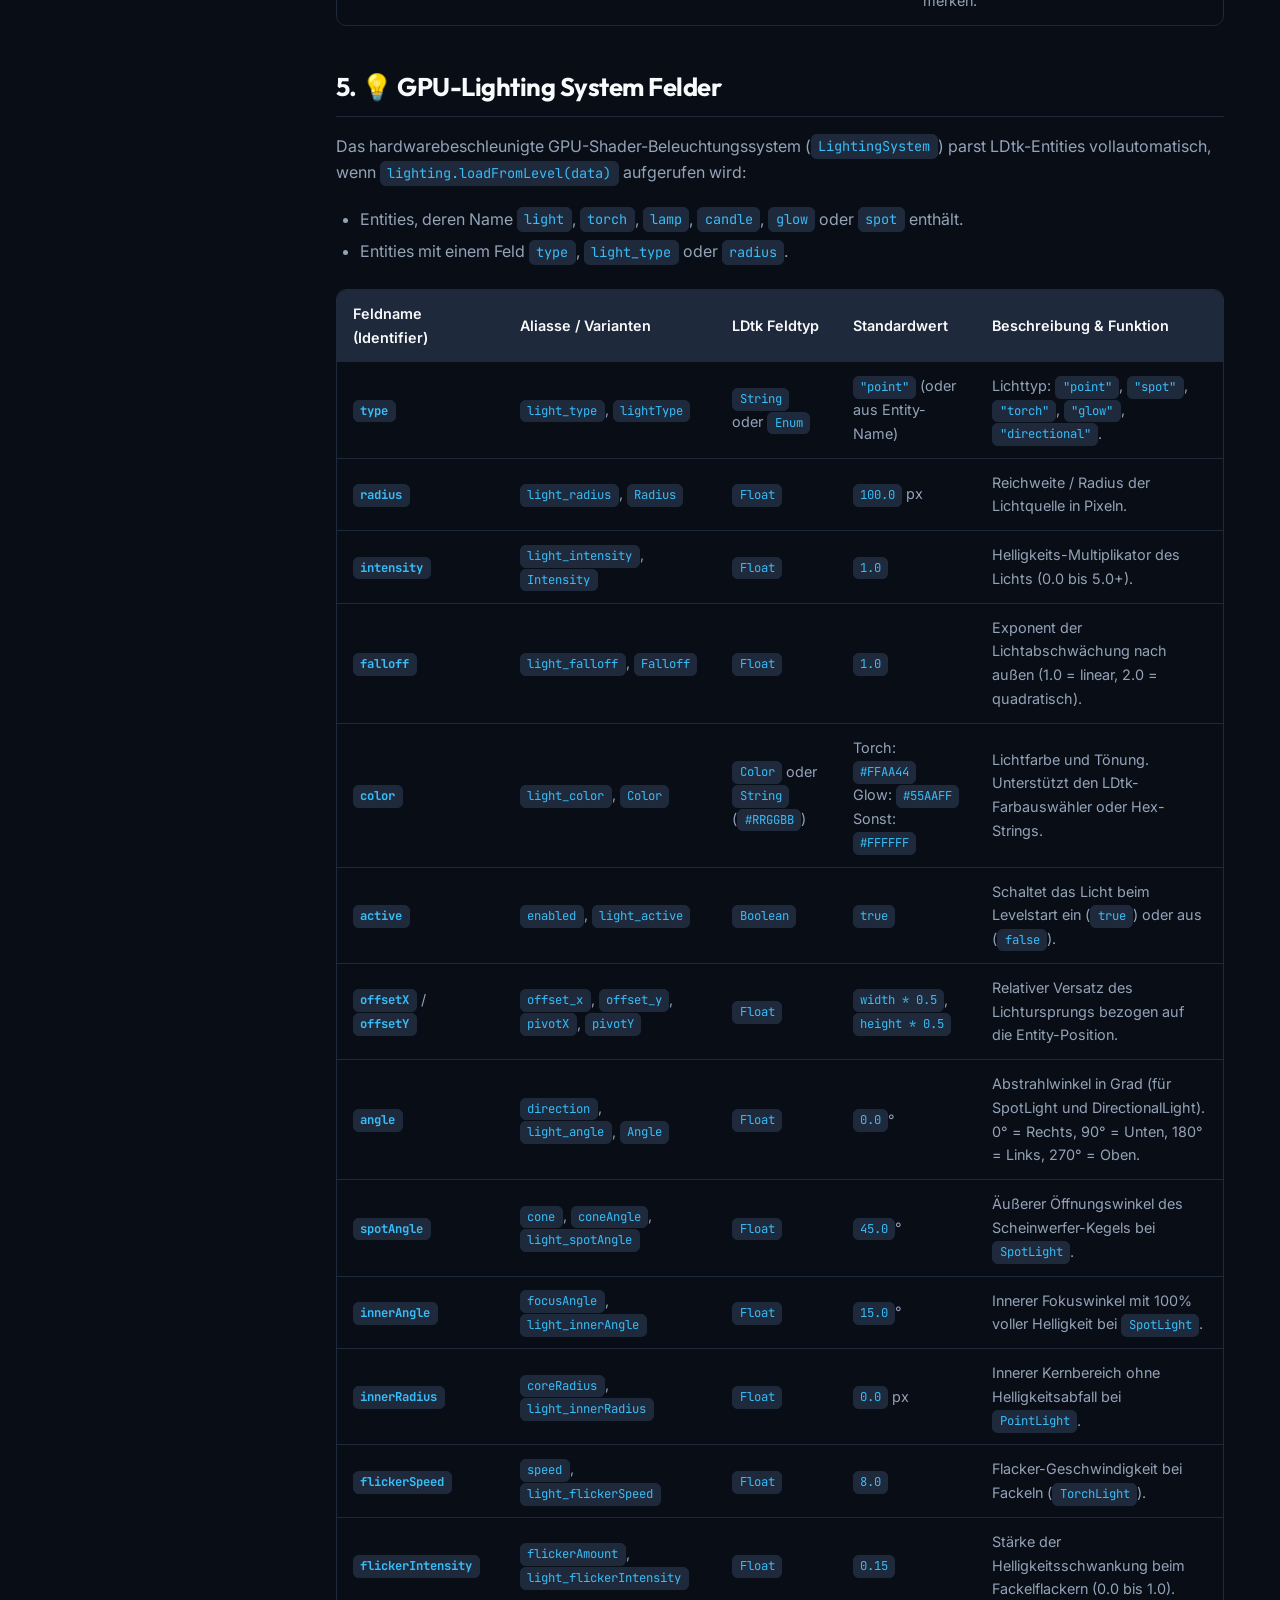
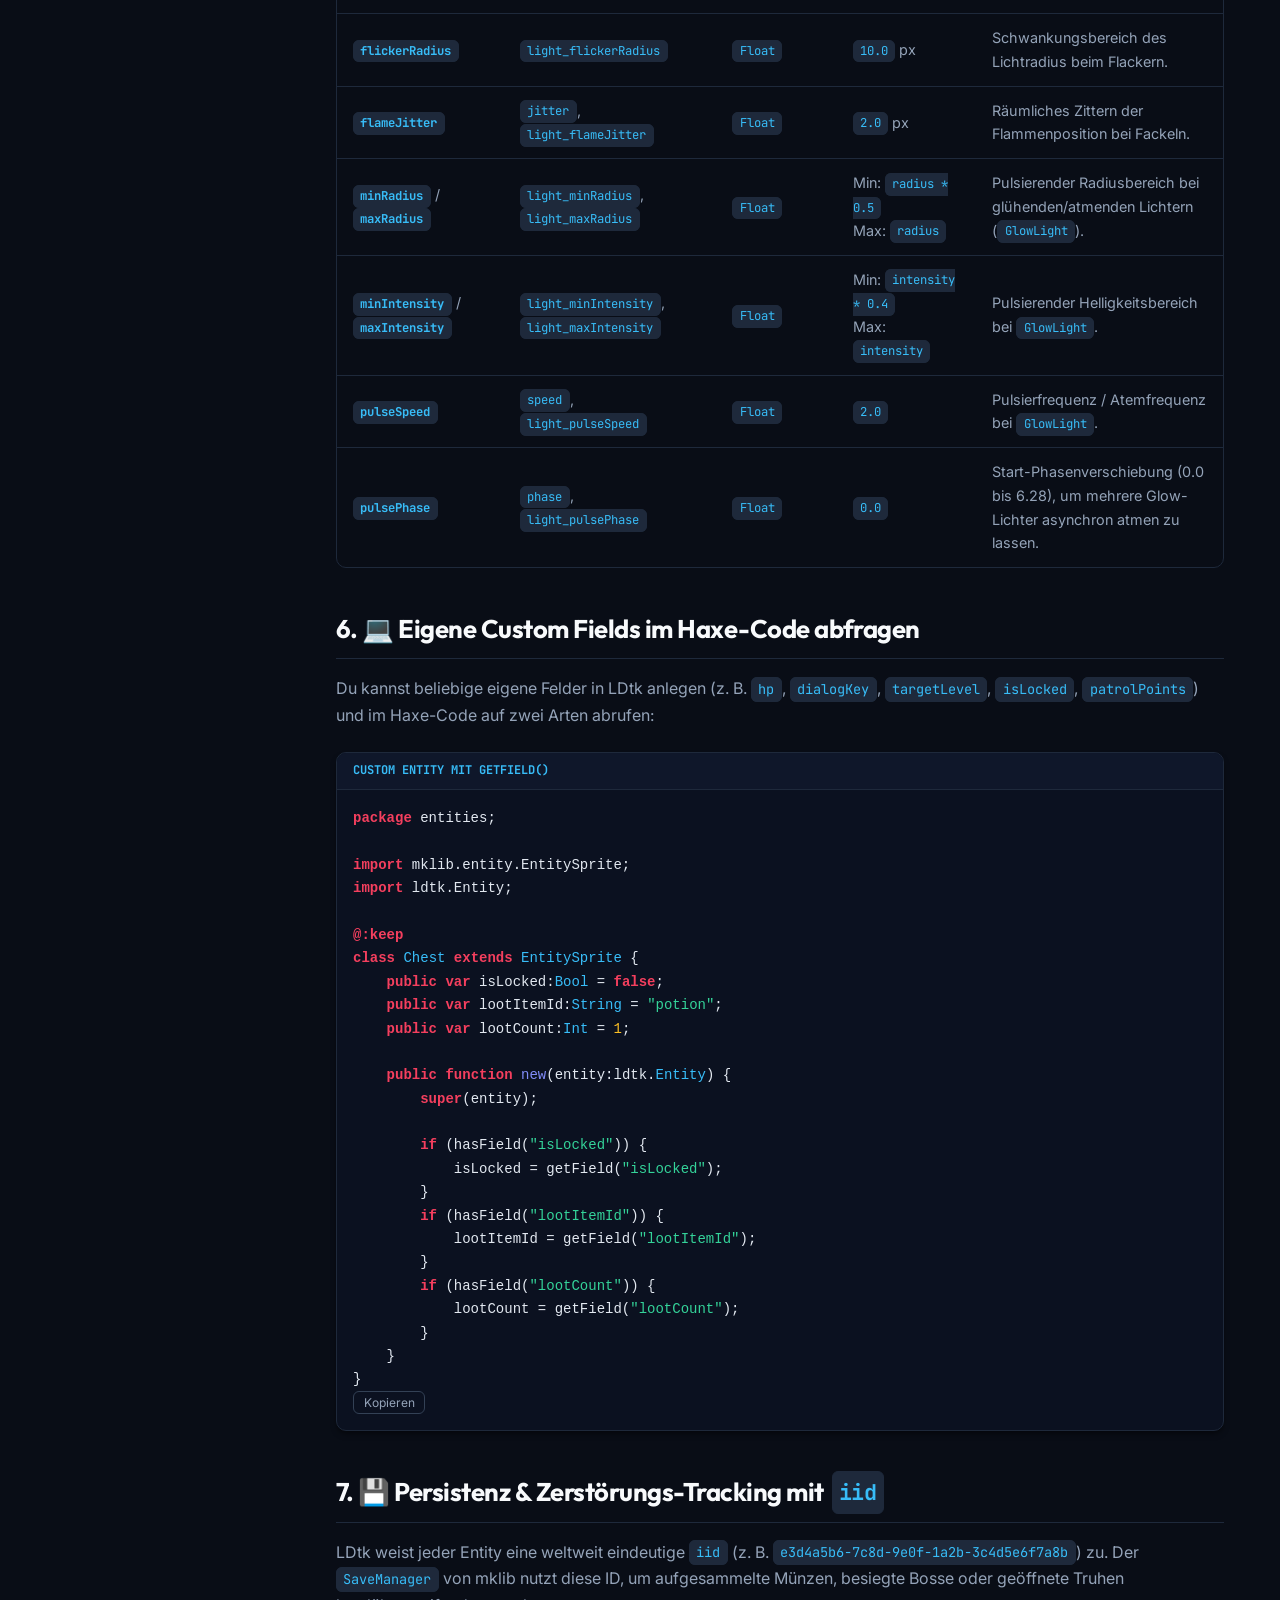
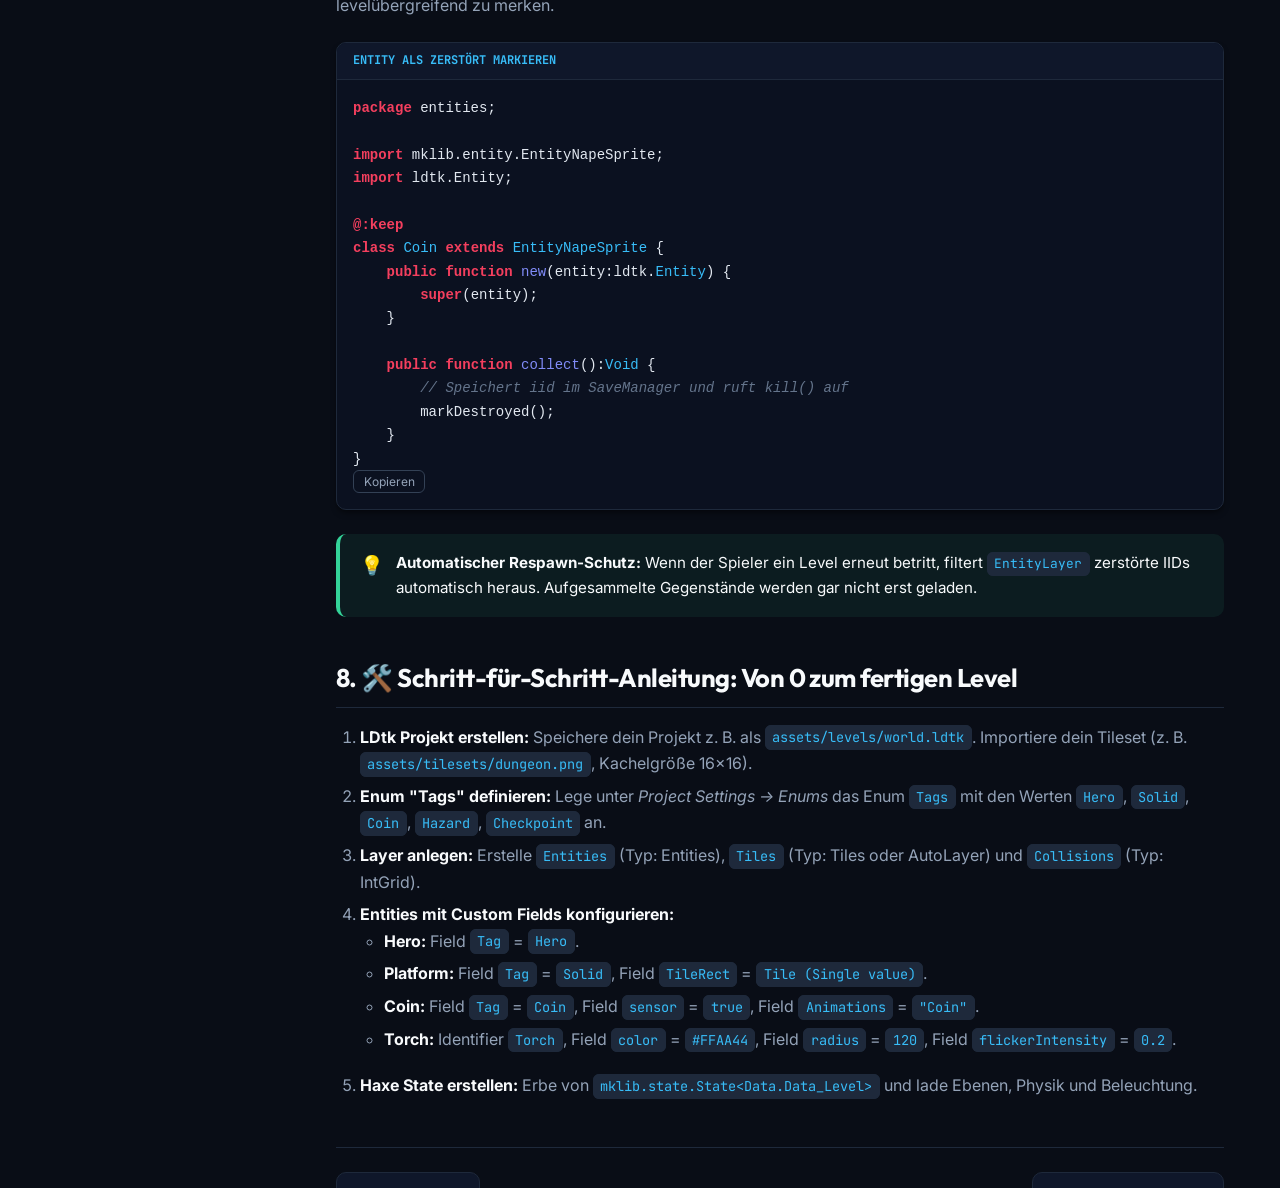
<file: docs/html/ldtk-guide.html>
<!DOCTYPE html>
<html lang="de" data-theme="dark">
<head>
  <meta charset="UTF-8">
  <meta name="viewport" content="width=device-width, initial-scale=1.0">
  <title>LDtk Guide & Felder — mklib Dokumentation</title>
  <meta name="description" content="Lückenlose Dokumentation und API-Referenz für mklib — Jede Klasse, Methode und Eigenschaft für HaxeFlixel, LDtk und Nape 2D.">
  <link rel="preconnect" href="https://fonts.googleapis.com">
  <link rel="preconnect" href="https://fonts.gstatic.com" crossorigin>
  <link href="https://fonts.googleapis.com/css2?family=Inter:wght@400;500;600;700;800&family=JetBrains+Mono:wght@400;500;600;700&family=Outfit:wght@600;700;800&display=swap" rel="stylesheet">
  <link rel="stylesheet" href="styles.css">
</head>
<body>
  <!-- Ambient Glow Backgrounds -->
  <div class="bg-decorations">
    <div class="blob-1"></div>
    <div class="blob-2"></div>
  </div>

  <!-- Top Navigation Header -->
  <header class="top-header">
    <div style="display: flex; align-items: center; gap: 1rem;">
      <button class="icon-btn mobile-menu-btn" aria-label="Menü öffnen">☰</button>
      <a href="index.html" class="logo-group">
        <div class="logo-badge">mk</div>
        <div>
          <span class="logo-title">mklib</span>
          <span class="logo-version">v1.0.1</span>
        </div>
      </a>
    </div>

    <!-- Search Input -->
    <div class="header-search">
      <span class="search-icon">🔍</span>
      <input type="text" id="docs-search" class="search-input" placeholder="Klasse, Methode oder Feld suchen..." data-de="Klasse, Methode oder Feld suchen..." data-en="Search class, method, or field..." autocomplete="off">
    </div>

    <!-- Header Actions (Language Switcher & Theme Toggle & GitHub) -->
    <div class="header-actions">
      <!-- Language Switcher -->
      <div class="lang-switch-group">
        <button class="lang-btn active" data-set-lang="de" title="Deutsch">DE</button>
        <button class="lang-btn" data-set-lang="en" title="English">EN</button>
      </div>

      <button id="theme-toggle" class="icon-btn" title="Thema wechseln">☀️</button>
      <a href="https://github.com/markuskahl/mklib" target="_blank" rel="noopener noreferrer" class="github-link">
        <span>GitHub</span>
        <span>↗</span>
      </a>
    </div>
  </header>

  <!-- App Layout Container -->
  <div class="app-container">
    <!-- Sidebar Navigation -->
    <aside class="sidebar">
      <nav class="sidebar-nav">
        <div>
          <div class="nav-section-title" data-de="Einführung" data-en="Introduction">Einführung</div>
          <ul class="nav-list">
            <li class="nav-item"><a href="index.html"><span class="nav-icon">📖</span> <span data-de="Übersicht & API-Matrix" data-en="Overview & API Matrix">Übersicht & API-Matrix</span></a></li>
            <li class="nav-item"><a href="getting-started.html"><span class="nav-icon">🚀</span> <span data-de="Schnellstart" data-en="Quick Start">Schnellstart</span></a></li>
          </ul>
        </div>

        <div>
          <div class="nav-section-title" data-de="Kern-Module & Klassen" data-en="Core Modules & Classes">Kern-Module & Klassen</div>
          <ul class="nav-list">
            <li class="nav-item active"><a href="ldtk-guide.html"><span class="nav-icon">🗺️</span> <span data-de="LDtk Guide & Felder" data-en="LDtk Guide & Fields">LDtk Guide & Felder</span></a></li>
            <li class="nav-item"><a href="state.html"><span class="nav-icon">🎮</span> <span data-de="State Management" data-en="State Management">State Management</span></a></li>
            <li class="nav-item"><a href="layers.html"><span class="nav-icon">🗺️</span> <span data-de="Layer System" data-en="Layer System">Layer System</span></a></li>
            <li class="nav-item"><a href="entities.html"><span class="nav-icon">👾</span> <span data-de="Entities & Sprites" data-en="Entities & Sprites">Entities & Sprites</span></a></li>
            <li class="nav-item"><a href="save.html"><span class="nav-icon">💾</span> <span data-de="Save & Persistence" data-en="Save & Persistence">Save & Persistence</span></a></li>
            <li class="nav-item"><a href="animation.html"><span class="nav-icon">🎬</span> <span data-de="Animationen & Makros" data-en="Animations & Macros">Animationen & Makros</span></a></li>
            <li class="nav-item"><a href="physics.html"><span class="nav-icon">⚡</span> <span data-de="Physik & Sensoren" data-en="Physics & Sensors">Physik & Sensoren</span></a></li>
            <li class="nav-item"><a href="pathfinding.html"><span class="nav-icon">🧭</span> <span data-de="Pathfinding & A*" data-en="Pathfinding & A*">Pathfinding & A*</span></a></li>
            <li class="nav-item"><a href="lighting.html"><span class="nav-icon">💡</span> <span data-de="GPU Lighting System" data-en="GPU Lighting System">GPU Lighting System</span></a></li>
            <li class="nav-item"><a href="effects.html"><span class="nav-icon">🎨</span> <span data-de="Shader & Effekte" data-en="Shaders & Effects">Shader & Effekte</span></a></li>
            <li class="nav-item"><a href="tools-math.html"><span class="nav-icon">📐</span> <span data-de="Tools & Mathematik" data-en="Tools & Mathematics">Tools & Mathematik</span></a></li>
          </ul>
        </div>
      </nav>
    </aside>

    <!-- Main Content Area -->
    <main class="main-content">
      <!-- Section: ldtk-guide -->
<section id="ldtk-guide" class="doc-section active">
        <div data-lang="de">
          <h1>🗺️ LDtk Level-Editor Guide & Property-Referenz</h1>
          <p class="section-desc">
            Ausführliche Anleitung und vollständige Referenz aller <strong>Felder (Custom Fields)</strong>, <strong>Enums</strong>, <strong>Layer-Typen</strong> und <strong>Lichteigenschaften</strong> im LDtk-Editor und deren automatische Verarbeitung in <strong>mklib</strong>.
          </p>

          <div class="feature-grid">
            <div class="feature-card">
              <div class="feature-icon">🏷️</div>
              <h3>Enum &bdquo;Tags&ldquo;</h3>
              <p>Wird beim State-Start automatisch in Nape-<code>CbType</code>s konvertiert und &uuml;ber <code>Tags.get("...")</code> bereitgestellt.</p>
            </div>
            <div class="feature-card">
              <div class="feature-icon">🖼️</div>
              <h3>TileRect Single Value</h3>
              <p>Schneidet Kacheln pixelgenau aus dem Tileset zu und erzeugt automatisch feste <code>STATIC</code>-Nape-K&ouml;rper.</p>
            </div>
            <div class="feature-card">
              <div class="feature-icon">⚡</div>
              <h3>Sensor- &amp; Bewegungs-Flags</h3>
              <p><code>sensor: true</code> und <code>allowMovement</code> steuern Kollisions-Trigger und physikalische Tr&auml;gheit ohne Code.</p>
            </div>
            <div class="feature-card">
              <div class="feature-icon">💡</div>
              <h3>GPU-Lighting Integration</h3>
              <p>Lichtquellen (Point, Spot, Torch, Glow) werden direkt aus LDtk-Entity-Feldern mit Radius, Farbe und Flackern erzeugt.</p>
            </div>
          </div>

          <h2>1. 🏛️ Architektur &amp; Workflow</h2>
          <p>
            In <strong>mklib</strong> sind alle Leveldaten deklarativ im LDtk Level-Editor aufgebaut. Das offizielle Haxe LDtk-Makro (<code>Data.hx</code>) liest die Projektdatei zur Compile-Zeit aus und generiert typsichere Strukturen. Zur Laufzeit &uuml;bernimmt <code>mklib</code> die vollautomatische Instanziierung:
          </p>

          <div class="code-box">
            <div class="code-header">
              <span class="code-lang-badge">Haxe Workflow</span>
            </div>
            <pre><code><span class="hl-keyword">class</span> <span class="hl-type">PlayState</span> <span class="hl-keyword">extends</span> <span class="hl-type">State</span>&lt;Data.Data_Level&gt; {
    <span class="hl-keyword">override</span> <span class="hl-keyword">public</span> <span class="hl-keyword">function</span> <span class="hl-func">create</span>():<span class="hl-type">Void</span> {
        <span class="hl-keyword">super</span>.create();

        <span class="hl-comment">// 1. Initialisiert Nape &amp; erzeugt CbTypes aus dem LDtk-Enum "Tags"</span>
        napeInit(<span class="hl-num">0</span>, <span class="hl-num">0</span>);

        <span class="hl-comment">// 2. Rendert Kachelebenen (Tiles / AutoLayer)</span>
        add(<span class="hl-keyword">new</span> <span class="hl-type">TileLayer</span>(data.l_Tiles.identifier));
        add(<span class="hl-keyword">new</span> <span class="hl-type">TileLayer</span>(data.l_Props.identifier));

        <span class="hl-comment">// 3. Instanziiert alle Entities (sucht Klassen in "entities.*")</span>
        add(<span class="hl-keyword">new</span> <span class="hl-type">EntityLayer</span>(data.l_Entities));
        add(<span class="hl-keyword">new</span> <span class="hl-type">EntityLayer</span>(data.l_HeroLayer));

        <span class="hl-comment">// 4. Erzeugt A* Navigationsraster aus IntGrid und Kacheln</span>
        <span class="hl-keyword">var</span> navGrid = <span class="hl-type">NavGridBuilder</span>.autoBuild(data);

        <span class="hl-comment">// 5. L&auml;dt GPU-Lichter (Point, Spot, Torch, Glow) aus LDtk-Entities</span>
        <span class="hl-keyword">var</span> lighting = <span class="hl-keyword">new</span> <span class="hl-type">LightingSystem</span>(<span class="hl-num">0xFF101018</span>, <span class="hl-num">1.5</span>);
        lighting.loadFromLevel(data);
        add(lighting);
    }
}</code></pre>
          </div>

          <h2>2. 🏷️ Projektweites Enum: <code>Tags</code></h2>
          <p>
            Das Enum <code>Tags</code> ist das fundamentale Bindeglied zwischen LDtk-Objekten und dem <strong>Nape 2D Physik-Kollisionssystem</strong>.
          </p>

          <div class="callout callout-info">
            <div class="callout-icon">ℹ️</div>
            <div>
              <strong>Wo anlegen:</strong> Klicke in LDtk auf <strong>Project Settings</strong> (Zahnrad oben links) &rarr; <strong>Enums</strong> &rarr; Neues Enum mit dem Namen <code>Tags</code> <em>(Gro&szlig;schreibung beachten!)</em>.
            </div>
          </div>

          <h3>Empfohlene Enum-Werte in LDtk:</h3>
          <div class="api-table-wrapper">
            <table class="api-table">
              <thead>
                <tr>
                  <th>Enum-Wert</th>
                  <th>Typischer Zweck</th>
                  <th>Nape CbType Abfrage im Code</th>
                </tr>
              </thead>
              <tbody>
                <tr>
                  <td><code>Hero</code> / <code>Player</code></td>
                  <td>Hauptfigur / steuerbarer Charakter</td>
                  <td><code>Tags.get("Hero")</code></td>
                </tr>
                <tr>
                  <td><code>Solid</code> / <code>Obstacle</code></td>
                  <td>Feste W&auml;nde, B&ouml;den, unzerst&ouml;rbare Hindernisse</td>
                  <td><code>Tags.get("Solid")</code></td>
                </tr>
                <tr>
                  <td><code>Platform</code></td>
                  <td>Bewegliche oder statische Plattformen</td>
                  <td><code>Tags.get("Platform")</code></td>
                </tr>
                <tr>
                  <td><code>Enemy</code></td>
                  <td>Gegner und aggressive NPCs</td>
                  <td><code>Tags.get("Enemy")</code></td>
                </tr>
                <tr>
                  <td><code>Coin</code> / <code>Gem</code></td>
                  <td>Aufsammelbare Items / Punkte</td>
                  <td><code>Tags.get("Coin")</code></td>
                </tr>
                <tr>
                  <td><code>Checkpoint</code></td>
                  <td>Speicherpunkte / Respawn-Zonen</td>
                  <td><code>Tags.get("Checkpoint")</code></td>
                </tr>
                <tr>
                  <td><code>Door</code> / <code>Portal</code></td>
                  <td>Level-&Uuml;berg&auml;nge und T&uuml;ren</td>
                  <td><code>Tags.get("Door")</code></td>
                </tr>
                <tr>
                  <td><code>Hazard</code> / <code>Spikes</code></td>
                  <td>T&ouml;dliche Fallen, Stacheln, Lava</td>
                  <td><code>Tags.get("Hazard")</code></td>
                </tr>
                <tr>
                  <td><code>Water</code></td>
                  <td>Wasserzonen / Schwimmbereiche / Shader-Ebenen</td>
                  <td><code>Tags.get("Water")</code></td>
                </tr>
              </tbody>
            </table>
          </div>

          <p>Kollisions- und Sensor-Callbacks werden anschlie&szlig;end mit <code>Listener</code> gebunden:</p>
          <div class="code-box">
            <div class="code-header">
              <span class="code-lang-badge">Callback Binding</span>
            </div>
            <pre><code><span class="hl-comment">// Feste Kollision zwischen Spieler und Wand</span>
<span class="hl-type">Listener</span>.addCollisionBeginListener(<span class="hl-type">Tags</span>.get(<span class="hl-string">"Hero"</span>), <span class="hl-type">Tags</span>.get(<span class="hl-string">"Solid"</span>), onHeroHitWall);

<span class="hl-comment">// Sensor-&Uuml;berlappung beim Einsammeln von M&uuml;nzen</span>
<span class="hl-type">Listener</span>.addSensorBeginListener(<span class="hl-type">Tags</span>.get(<span class="hl-string">"Hero"</span>), <span class="hl-type">Tags</span>.get(<span class="hl-string">"Coin"</span>), onHeroCollectCoin);</code></pre>
          </div>

          <h2>3. 🗺️ Layer-Typen in LDtk</h2>
          <p>In LDtk k&ouml;nnen drei Layer-Kategorien definiert werden, die von <code>mklib</code> unterschiedlich verarbeitet werden:</p>

          <div class="api-table-wrapper">
            <table class="api-table">
              <thead>
                <tr>
                  <th>LDtk Layer-Typ</th>
                  <th>Empfohlene Namen</th>
                  <th>mklib Klasse</th>
                  <th>Funktionsweise &amp; Details</th>
                </tr>
              </thead>
              <tbody>
                <tr>
                  <td><strong>Tiles / AutoLayer</strong></td>
                  <td><code>Tiles</code>, <code>Background</code>, <code>Props</code>, <code>Foreground</code></td>
                  <td><code>mklib.layer.TileLayer</code></td>
                  <td>Rendert Kacheln &uuml;ber die native LDtk-Render-Pipeline in eine FlxSpriteGroup. Unterst&uuml;tzt Auto-Tiling und mehrere Kachelebenen.</td>
                </tr>
                <tr>
                  <td><strong>Entities</strong></td>
                  <td><code>Entities</code>, <code>HeroLayer</code>, <code>Interactive</code></td>
                  <td><code>mklib.layer.EntityLayer</code></td>
                  <td>Durchsucht das Package <code>entities.*</code> nach passenden Klassennamen (z. B. Entity <code>Hero</code> &rarr; <code>entities.Hero</code>). Erzeugt automatisch <code>EntityNapeSprite</code> (bei Physikfeldern) oder <code>EntitySprite</code> (visuell). Pr&uuml;ft automatisch <code>SaveManager</code> auf zerst&ouml;rte Objekte.</td>
                </tr>
                <tr>
                  <td><strong>IntGrid</strong></td>
                  <td><code>Collisions</code>, <code>Walls</code>, <code>NavGrid</code></td>
                  <td><code>mklib.path.NavGridBuilder</code></td>
                  <td>Generiert das 2D-Raster f&uuml;r die A*-Pfadfindung. Werte <code>!= 0</code> werden als unpassierbare Rasterzellen markiert.</td>
                </tr>
              </tbody>
            </table>
          </div>

          <h2>4. 📋 Vollst&auml;ndige Entity-Feld-Referenz (Custom Fields)</h2>
          <p>
            Folgende benutzerdefinierten Felder kannst du in LDtk unter <strong>Project Settings &rarr; Entities &rarr; (Entity w&auml;hlen) &rarr; Fields</strong> anlegen:
          </p>

          <div class="api-table-wrapper">
            <table class="api-table">
              <thead>
                <tr>
                  <th>Feldname (Identifier)</th>
                  <th>LDtk Feldtyp</th>
                  <th>Unterst&uuml;tzt von</th>
                  <th>Standardwert</th>
                  <th>Effekt in mklib</th>
                </tr>
              </thead>
              <tbody>
                <tr>
                  <td><strong><code>Tag</code></strong></td>
                  <td><code>Enum (Tags)</code> oder <code>String</code></td>
                  <td><code>EntityNapeSprite</code>, <code>EntityLayer</code></td>
                  <td><code>null</code></td>
                  <td>Weist dem Nape-Physikk&ouml;rper der Entity den entsprechenden <code>CbType</code> aus dem Enum <code>Tags</code> zu. L&ouml;st automatische Instanziierung als <code>EntityNapeSprite</code> aus.</td>
                </tr>
                <tr>
                  <td><strong><code>Tags</code></strong></td>
                  <td><code>Array&lt;Enum (Tags)&gt;</code> oder <code>Array&lt;String&gt;</code></td>
                  <td><code>EntityNapeSprite</code>, <code>EntityLayer</code></td>
                  <td><code>null</code></td>
                  <td>Weist dem Nape-K&ouml;rper mehrere <code>CbType</code>s gleichzeitig zu (z. B. <code>["Solid", "Platform"]</code>).</td>
                </tr>
                <tr>
                  <td><strong><code>TileRect</code></strong> / <code>tileRect</code></td>
                  <td><code>Tile (Single value)</code></td>
                  <td><code>EntitySprite</code>, <code>EntityNapeSprite</code>, <code>EntityLayer</code></td>
                  <td><code>null</code></td>
                  <td>Schneidet die im Level ausgew&auml;hlte Kachel (X, Y, W, H) pixelgenau aus dem Tileset zu, passt die Sprite-Ma&szlig;e an und erzeugt bei <code>EntityNapeSprite</code> automatisch einen festen <code>STATIC</code>-Nape-K&ouml;rper.</td>
                </tr>
                <tr>
                  <td><strong><code>sensor</code></strong> / <code>sensorEnabled</code></td>
                  <td><code>Boolean</code></td>
                  <td><code>EntityNapeSprite</code>, <code>EntityLayer</code></td>
                  <td><code>false</code></td>
                  <td>Schaltet alle Shapes des Nape-K&ouml;rpers auf <strong>Sensor</strong> (<code>shape.sensorEnabled = true</code>). Erkennt Kollisionen/&Uuml;berlappungen in Listenern, ohne physisch abzuprallen oder zu blockieren (z. B. f&uuml;r M&uuml;nzen, Trigger, Checkpoints).</td>
                </tr>
                <tr>
                  <td><strong><code>allowMovement</code></strong></td>
                  <td><code>Boolean</code></td>
                  <td><code>EntityNapeSprite</code>, <code>EntityLayer</code></td>
                  <td><code>true</code></td>
                  <td>Steuert <code>body.allowMovement</code>. Verhindert Translation/Verschiebung durch Nape-Kr&auml;fte, wenn auf <code>false</code> gesetzt.</td>
                </tr>
                <tr>
                  <td><strong><code>Animations</code></strong> / <code>animations</code></td>
                  <td><code>Enum (Animations)</code> / <code>String</code></td>
                  <td><code>EntitySprite</code>, <code>EntityNapeSprite</code></td>
                  <td><code>null</code></td>
                  <td>Verweist auf die Animations-JSON in <code>assets/data/animations/</code> (z.&nbsp;B. <code>"Hero"</code>, <code>"Warg"</code>). In Kombination mit dem LDtk-Enum <code>Animations</code> (Icon-Tileset <code>Animations.png</code> und Anzeigemodus <code>EntityTile</code>) sieht man im Level-Editor sofort die Kachel-Vorschau, während im Spiel automatisch das volle Spritesheet geladen wird.</td>
                </tr>
                <tr>
                  <td><strong><code>visible</code></strong></td>
                  <td><code>Boolean</code></td>
                  <td><code>EntitySprite</code>, <code>EntityNapeSprite</code></td>
                  <td><code>true</code></td>
                  <td>Steuert die Sichtbarkeit des Sprites (<code>sprite.visible</code>) beim Spawnen.</td>
                </tr>
                <tr>
                  <td><strong><code>alpha</code></strong></td>
                  <td><code>Float</code> (0.0 bis 1.0)</td>
                  <td><code>EntitySprite</code>, <code>EntityNapeSprite</code></td>
                  <td><code>1.0</code></td>
                  <td>Steuert die Deckkraft / Transparenz (<code>sprite.alpha</code>) des Sprites.</td>
                </tr>
                <tr>
                  <td><strong><code>iid</code></strong></td>
                  <td><code>String</code> <em>(LDtk intern)</em></td>
                  <td><code>SaveManager</code>, alle Entities</td>
                  <td>Eindeutige UUID</td>
                  <td>Weltweit eindeutige Instanz-ID aus LDtk. Wird von <code>SaveManager.markEntityDestroyed(iid)</code> genutzt, um zerst&ouml;rte/aufgesammelte Objekte dauerhaft im Spielstand zu merken.</td>
                </tr>
              </tbody>
            </table>
          </div>

          <h2>5. 💡 GPU-Lighting System Felder</h2>
          <p>
            Das hardwarebeschleunigte GPU-Shader-Beleuchtungssystem (<code>LightingSystem</code>) parst LDtk-Entities vollautomatisch, wenn <code>lighting.loadFromLevel(data)</code> aufgerufen wird:
          </p>
          <ul>
            <li>Entities, deren Name <code>light</code>, <code>torch</code>, <code>lamp</code>, <code>candle</code>, <code>glow</code> oder <code>spot</code> enth&auml;lt.</li>
            <li>Entities mit einem Feld <code>type</code>, <code>light_type</code> oder <code>radius</code>.</li>
          </ul>

          <div class="api-table-wrapper">
            <table class="api-table">
              <thead>
                <tr>
                  <th>Feldname (Identifier)</th>
                  <th>Aliasse / Varianten</th>
                  <th>LDtk Feldtyp</th>
                  <th>Standardwert</th>
                  <th>Beschreibung &amp; Funktion</th>
                </tr>
              </thead>
              <tbody>
                <tr>
                  <td><strong><code>type</code></strong></td>
                  <td><code>light_type</code>, <code>lightType</code></td>
                  <td><code>String</code> oder <code>Enum</code></td>
                  <td><code>"point"</code> (oder aus Entity-Name)</td>
                  <td>Lichttyp: <code>"point"</code>, <code>"spot"</code>, <code>"torch"</code>, <code>"glow"</code>, <code>"directional"</code>.</td>
                </tr>
                <tr>
                  <td><strong><code>radius</code></strong></td>
                  <td><code>light_radius</code>, <code>Radius</code></td>
                  <td><code>Float</code></td>
                  <td><code>100.0</code> px</td>
                  <td>Reichweite / Radius der Lichtquelle in Pixeln.</td>
                </tr>
                <tr>
                  <td><strong><code>intensity</code></strong></td>
                  <td><code>light_intensity</code>, <code>Intensity</code></td>
                  <td><code>Float</code></td>
                  <td><code>1.0</code></td>
                  <td>Helligkeits-Multiplikator des Lichts (0.0 bis 5.0+).</td>
                </tr>
                <tr>
                  <td><strong><code>falloff</code></strong></td>
                  <td><code>light_falloff</code>, <code>Falloff</code></td>
                  <td><code>Float</code></td>
                  <td><code>1.0</code></td>
                  <td>Exponent der Lichtabschw&auml;chung nach au&szlig;en (1.0 = linear, 2.0 = quadratisch).</td>
                </tr>
                <tr>
                  <td><strong><code>color</code></strong></td>
                  <td><code>light_color</code>, <code>Color</code></td>
                  <td><code>Color</code> oder <code>String</code> (<code>#RRGGBB</code>)</td>
                  <td>Torch: <code>#FFAA44</code><br>Glow: <code>#55AAFF</code><br>Sonst: <code>#FFFFFF</code></td>
                  <td>Lichtfarbe und T&ouml;nung. Unterst&uuml;tzt den LDtk-Farbausw&auml;hler oder Hex-Strings.</td>
                </tr>
                <tr>
                  <td><strong><code>active</code></strong></td>
                  <td><code>enabled</code>, <code>light_active</code></td>
                  <td><code>Boolean</code></td>
                  <td><code>true</code></td>
                  <td>Schaltet das Licht beim Levelstart ein (<code>true</code>) oder aus (<code>false</code>).</td>
                </tr>
                <tr>
                  <td><strong><code>offsetX</code></strong> / <strong><code>offsetY</code></strong></td>
                  <td><code>offset_x</code>, <code>offset_y</code>, <code>pivotX</code>, <code>pivotY</code></td>
                  <td><code>Float</code></td>
                  <td><code>width * 0.5</code>, <code>height * 0.5</code></td>
                  <td>Relativer Versatz des Lichtursprungs bezogen auf die Entity-Position.</td>
                </tr>
                <tr>
                  <td><strong><code>angle</code></strong></td>
                  <td><code>direction</code>, <code>light_angle</code>, <code>Angle</code></td>
                  <td><code>Float</code></td>
                  <td><code>0.0</code>&deg;</td>
                  <td>Abstrahlwinkel in Grad (f&uuml;r SpotLight und DirectionalLight). 0&deg; = Rechts, 90&deg; = Unten, 180&deg; = Links, 270&deg; = Oben.</td>
                </tr>
                <tr>
                  <td><strong><code>spotAngle</code></strong></td>
                  <td><code>cone</code>, <code>coneAngle</code>, <code>light_spotAngle</code></td>
                  <td><code>Float</code></td>
                  <td><code>45.0</code>&deg;</td>
                  <td>&Auml;u&szlig;erer &Ouml;ffnungswinkel des Scheinwerfer-Kegels bei <code>SpotLight</code>.</td>
                </tr>
                <tr>
                  <td><strong><code>innerAngle</code></strong></td>
                  <td><code>focusAngle</code>, <code>light_innerAngle</code></td>
                  <td><code>Float</code></td>
                  <td><code>15.0</code>&deg;</td>
                  <td>Innerer Fokuswinkel mit 100% voller Helligkeit bei <code>SpotLight</code>.</td>
                </tr>
                <tr>
                  <td><strong><code>innerRadius</code></strong></td>
                  <td><code>coreRadius</code>, <code>light_innerRadius</code></td>
                  <td><code>Float</code></td>
                  <td><code>0.0</code> px</td>
                  <td>Innerer Kernbereich ohne Helligkeitsabfall bei <code>PointLight</code>.</td>
                </tr>
                <tr>
                  <td><strong><code>flickerSpeed</code></strong></td>
                  <td><code>speed</code>, <code>light_flickerSpeed</code></td>
                  <td><code>Float</code></td>
                  <td><code>8.0</code></td>
                  <td>Flacker-Geschwindigkeit bei Fackeln (<code>TorchLight</code>).</td>
                </tr>
                <tr>
                  <td><strong><code>flickerIntensity</code></strong></td>
                  <td><code>flickerAmount</code>, <code>light_flickerIntensity</code></td>
                  <td><code>Float</code></td>
                  <td><code>0.15</code></td>
                  <td>St&auml;rke der Helligkeitsschwankung beim Fackelflackern (0.0 bis 1.0).</td>
                </tr>
                <tr>
                  <td><strong><code>flickerRadius</code></strong></td>
                  <td><code>light_flickerRadius</code></td>
                  <td><code>Float</code></td>
                  <td><code>10.0</code> px</td>
                  <td>Schwankungsbereich des Lichtradius beim Flackern.</td>
                </tr>
                <tr>
                  <td><strong><code>flameJitter</code></strong></td>
                  <td><code>jitter</code>, <code>light_flameJitter</code></td>
                  <td><code>Float</code></td>
                  <td><code>2.0</code> px</td>
                  <td>R&auml;umliches Zittern der Flammenposition bei Fackeln.</td>
                </tr>
                <tr>
                  <td><strong><code>minRadius</code></strong> / <strong><code>maxRadius</code></strong></td>
                  <td><code>light_minRadius</code>, <code>light_maxRadius</code></td>
                  <td><code>Float</code></td>
                  <td>Min: <code>radius * 0.5</code><br>Max: <code>radius</code></td>
                  <td>Pulsierender Radiusbereich bei gl&uuml;henden/atmenden Lichtern (<code>GlowLight</code>).</td>
                </tr>
                <tr>
                  <td><strong><code>minIntensity</code></strong> / <strong><code>maxIntensity</code></strong></td>
                  <td><code>light_minIntensity</code>, <code>light_maxIntensity</code></td>
                  <td><code>Float</code></td>
                  <td>Min: <code>intensity * 0.4</code><br>Max: <code>intensity</code></td>
                  <td>Pulsierender Helligkeitsbereich bei <code>GlowLight</code>.</td>
                </tr>
                <tr>
                  <td><strong><code>pulseSpeed</code></strong></td>
                  <td><code>speed</code>, <code>light_pulseSpeed</code></td>
                  <td><code>Float</code></td>
                  <td><code>2.0</code></td>
                  <td>Pulsierfrequenz / Atemfrequenz bei <code>GlowLight</code>.</td>
                </tr>
                <tr>
                  <td><strong><code>pulsePhase</code></strong></td>
                  <td><code>phase</code>, <code>light_pulsePhase</code></td>
                  <td><code>Float</code></td>
                  <td><code>0.0</code></td>
                  <td>Start-Phasenverschiebung (0.0 bis 6.28), um mehrere Glow-Lichter asynchron atmen zu lassen.</td>
                </tr>
              </tbody>
            </table>
          </div>

          <h2>6. 💻 Eigene Custom Fields im Haxe-Code abfragen</h2>
          <p>
            Du kannst beliebige eigene Felder in LDtk anlegen (z. B. <code>hp</code>, <code>dialogKey</code>, <code>targetLevel</code>, <code>isLocked</code>, <code>patrolPoints</code>) und im Haxe-Code auf zwei Arten abrufen:
          </p>

          <div class="code-box">
            <div class="code-header">
              <span class="code-lang-badge">Custom Entity mit getField()</span>
            </div>
            <pre><code><span class="hl-keyword">package</span> entities;

<span class="hl-keyword">import</span> mklib.entity.EntitySprite;
<span class="hl-keyword">import</span> ldtk.Entity;

<span class="hl-keyword">@:keep</span>
<span class="hl-keyword">class</span> <span class="hl-type">Chest</span> <span class="hl-keyword">extends</span> <span class="hl-type">EntitySprite</span> {
    <span class="hl-keyword">public</span> <span class="hl-keyword">var</span> isLocked:<span class="hl-type">Bool</span> = <span class="hl-keyword">false</span>;
    <span class="hl-keyword">public</span> <span class="hl-keyword">var</span> lootItemId:<span class="hl-type">String</span> = <span class="hl-string">"potion"</span>;
    <span class="hl-keyword">public</span> <span class="hl-keyword">var</span> lootCount:<span class="hl-type">Int</span> = <span class="hl-num">1</span>;

    <span class="hl-keyword">public</span> <span class="hl-keyword">function</span> <span class="hl-func">new</span>(entity:ldtk.<span class="hl-type">Entity</span>) {
        <span class="hl-keyword">super</span>(entity);

        <span class="hl-keyword">if</span> (hasField(<span class="hl-string">"isLocked"</span>)) {
            isLocked = getField(<span class="hl-string">"isLocked"</span>);
        }
        <span class="hl-keyword">if</span> (hasField(<span class="hl-string">"lootItemId"</span>)) {
            lootItemId = getField(<span class="hl-string">"lootItemId"</span>);
        }
        <span class="hl-keyword">if</span> (hasField(<span class="hl-string">"lootCount"</span>)) {
            lootCount = getField(<span class="hl-string">"lootCount"</span>);
        }
    }
}</code></pre>
          </div>

          <h2>7. 💾 Persistenz &amp; Zerst&ouml;rungs-Tracking mit <code>iid</code></h2>
          <p>
            LDtk weist jeder Entity eine weltweit eindeutige <code>iid</code> (z. B. <code>e3d4a5b6-7c8d-9e0f-1a2b-3c4d5e6f7a8b</code>) zu. Der <code>SaveManager</code> von mklib nutzt diese ID, um aufgesammelte M&uuml;nzen, besiegte Bosse oder ge&ouml;ffnete Truhen level&uuml;bergreifend zu merken.
          </p>

          <div class="code-box">
            <div class="code-header">
              <span class="code-lang-badge">Entity als zerst&ouml;rt markieren</span>
            </div>
            <pre><code><span class="hl-keyword">package</span> entities;

<span class="hl-keyword">import</span> mklib.entity.EntityNapeSprite;
<span class="hl-keyword">import</span> ldtk.Entity;

<span class="hl-keyword">@:keep</span>
<span class="hl-keyword">class</span> <span class="hl-type">Coin</span> <span class="hl-keyword">extends</span> <span class="hl-type">EntityNapeSprite</span> {
    <span class="hl-keyword">public</span> <span class="hl-keyword">function</span> <span class="hl-func">new</span>(entity:ldtk.<span class="hl-type">Entity</span>) {
        <span class="hl-keyword">super</span>(entity);
    }

    <span class="hl-keyword">public</span> <span class="hl-keyword">function</span> <span class="hl-func">collect</span>():<span class="hl-type">Void</span> {
        <span class="hl-comment">// Speichert iid im SaveManager und ruft kill() auf</span>
        markDestroyed();
    }
}</code></pre>
          </div>

          <div class="callout callout-tip">
            <div class="callout-icon">💡</div>
            <div>
              <strong>Automatischer Respawn-Schutz:</strong> Wenn der Spieler ein Level erneut betritt, filtert <code>EntityLayer</code> zerst&ouml;rte IIDs automatisch heraus. Aufgesammelte Gegenst&auml;nde werden gar nicht erst geladen.
            </div>
          </div>

          <h2>8. 🛠️ Schritt-f&uuml;r-Schritt-Anleitung: Von 0 zum fertigen Level</h2>
          <ol>
            <li><strong>LDtk Projekt erstellen:</strong> Speichere dein Projekt z. B. als <code>assets/levels/world.ldtk</code>. Importiere dein Tileset (z. B. <code>assets/tilesets/dungeon.png</code>, Kachelgr&ouml;&szlig;e 16x16).</li>
            <li><strong>Enum "Tags" definieren:</strong> Lege unter <em>Project Settings &rarr; Enums</em> das Enum <code>Tags</code> mit den Werten <code>Hero</code>, <code>Solid</code>, <code>Coin</code>, <code>Hazard</code>, <code>Checkpoint</code> an.</li>
            <li><strong>Layer anlegen:</strong> Erstelle <code>Entities</code> (Typ: Entities), <code>Tiles</code> (Typ: Tiles oder AutoLayer) und <code>Collisions</code> (Typ: IntGrid).</li>
            <li>
              <strong>Entities mit Custom Fields konfigurieren:</strong>
              <ul>
                <li><strong>Hero:</strong> Field <code>Tag</code> = <code>Hero</code>.</li>
                <li><strong>Platform:</strong> Field <code>Tag</code> = <code>Solid</code>, Field <code>TileRect</code> = <code>Tile (Single value)</code>.</li>
                <li><strong>Coin:</strong> Field <code>Tag</code> = <code>Coin</code>, Field <code>sensor</code> = <code>true</code>, Field <code>Animations</code> = <code>"Coin"</code>.</li>
                <li><strong>Torch:</strong> Identifier <code>Torch</code>, Field <code>color</code> = <code>#FFAA44</code>, Field <code>radius</code> = <code>120</code>, Field <code>flickerIntensity</code> = <code>0.2</code>.</li>
              </ul>
            </li>
            <li><strong>Haxe State erstellen:</strong> Erbe von <code>mklib.state.State&lt;Data.Data_Level&gt;</code> und lade Ebenen, Physik und Beleuchtung.</li>
          </ol>

          <div class="section-nav-footer">
            <a href="getting-started.html" class="nav-page-btn">&larr; Schnellstart</a>
            <a href="state.html" class="nav-page-btn">State Management &rarr;</a>
          </div>
        </div>

        <div data-lang="en">
          <h1>🗺️ LDtk Level Editor Guide &amp; Property Reference</h1>
          <p class="section-desc">
            Comprehensive guide and complete reference of all <strong>custom fields</strong>, <strong>enums</strong>, <strong>layer types</strong>, and <strong>lighting properties</strong> in the LDtk editor and how <strong>mklib</strong> handles them automatically.
          </p>

          <div class="feature-grid">
            <div class="feature-card">
              <div class="feature-icon">🏷️</div>
              <h3>Enum "Tags"</h3>
              <p>Automatically converted into Nape <code>CbType</code> objects on state startup and accessible via <code>Tags.get("...")</code>.</p>
            </div>
            <div class="feature-card">
              <div class="feature-icon">🖼️</div>
              <h3>TileRect Single Value</h3>
              <p>Crops tiles pixel-perfect from the tileset and automatically creates solid <code>STATIC</code> Nape physics bodies.</p>
            </div>
            <div class="feature-card">
              <div class="feature-icon">⚡</div>
              <h3>Sensor &amp; Movement Flags</h3>
              <p><code>sensor: true</code> and <code>allowMovement</code> configure collision triggers and physics inertia with zero boilerplate.</p>
            </div>
            <div class="feature-card">
              <div class="feature-icon">💡</div>
              <h3>GPU Lighting Integration</h3>
              <p>Light sources (Point, Spot, Torch, Glow) are spawned directly from LDtk entity fields with radius, color, and flicker parameters.</p>
            </div>
          </div>

          <h2>1. 🏛️ Architecture &amp; Workflow</h2>
          <p>
            In <strong>mklib</strong>, all level data is built declaratively in the LDtk Level Editor. The official Haxe LDtk macro (<code>Data.hx</code>) reads the project file at compile-time and generates type-safe structures. At runtime, <code>mklib</code> handles automated instantiation:
          </p>

          <div class="code-box">
            <div class="code-header">
              <span class="code-lang-badge">Haxe Workflow</span>
            </div>
            <pre><code><span class="hl-keyword">class</span> <span class="hl-type">PlayState</span> <span class="hl-keyword">extends</span> <span class="hl-type">State</span>&lt;Data.Data_Level&gt; {
    <span class="hl-keyword">override</span> <span class="hl-keyword">public</span> <span class="hl-keyword">function</span> <span class="hl-func">create</span>():<span class="hl-type">Void</span> {
        <span class="hl-keyword">super</span>.create();

        <span class="hl-comment">// 1. Initializes Nape &amp; registers CbTypes from the LDtk enum "Tags"</span>
        napeInit(<span class="hl-num">0</span>, <span class="hl-num">0</span>);

        <span class="hl-comment">// 2. Renders tile layers (Tiles / AutoLayer)</span>
        add(<span class="hl-keyword">new</span> <span class="hl-type">TileLayer</span>(data.l_Tiles.identifier));
        add(<span class="hl-keyword">new</span> <span class="hl-type">TileLayer</span>(data.l_Props.identifier));

        <span class="hl-comment">// 3. Instantiates all entities (scans package "entities.*")</span>
        add(<span class="hl-keyword">new</span> <span class="hl-type">EntityLayer</span>(data.l_Entities));
        add(<span class="hl-keyword">new</span> <span class="hl-type">EntityLayer</span>(data.l_HeroLayer));

        <span class="hl-comment">// 4. Builds A* navigation grid from IntGrid and tile layers</span>
        <span class="hl-keyword">var</span> navGrid = <span class="hl-type">NavGridBuilder</span>.autoBuild(data);

        <span class="hl-comment">// 5. Loads GPU lights (Point, Spot, Torch, Glow) from LDtk entities</span>
        <span class="hl-keyword">var</span> lighting = <span class="hl-keyword">new</span> <span class="hl-type">LightingSystem</span>(<span class="hl-num">0xFF101018</span>, <span class="hl-num">1.5</span>);
        lighting.loadFromLevel(data);
        add(lighting);
    }
}</code></pre>
          </div>

          <h2>2. 🏷️ Project-Wide Enum: <code>Tags</code></h2>
          <p>
            The enum <code>Tags</code> is the core bridge between LDtk level objects and the <strong>Nape 2D Physics Collision System</strong>.
          </p>

          <div class="callout callout-info">
            <div class="callout-icon">ℹ️</div>
            <div>
              <strong>Where to create:</strong> In LDtk, click <strong>Project Settings</strong> (gear icon top-left) &rarr; <strong>Enums</strong> &rarr; New enum with identifier <code>Tags</code> <em>(Case sensitive!)</em>.
            </div>
          </div>

          <h3>Recommended Enum Values in LDtk:</h3>
          <div class="api-table-wrapper">
            <table class="api-table">
              <thead>
                <tr>
                  <th>Enum Value</th>
                  <th>Typical Purpose</th>
                  <th>Nape CbType Access in Code</th>
                </tr>
              </thead>
              <tbody>
                <tr>
                  <td><code>Hero</code> / <code>Player</code></td>
                  <td>Main player character</td>
                  <td><code>Tags.get("Hero")</code></td>
                </tr>
                <tr>
                  <td><code>Solid</code> / <code>Obstacle</code></td>
                  <td>Solid walls, floors, indestructible obstacles</td>
                  <td><code>Tags.get("Solid")</code></td>
                </tr>
                <tr>
                  <td><code>Platform</code></td>
                  <td>Moving or static platforms</td>
                  <td><code>Tags.get("Platform")</code></td>
                </tr>
                <tr>
                  <td><code>Enemy</code></td>
                  <td>Enemies and hostile NPCs</td>
                  <td><code>Tags.get("Enemy")</code></td>
                </tr>
                <tr>
                  <td><code>Coin</code> / <code>Gem</code></td>
                  <td>Collectible items / score pickups</td>
                  <td><code>Tags.get("Coin")</code></td>
                </tr>
                <tr>
                  <td><code>Checkpoint</code></td>
                  <td>Save points / respawn zones</td>
                  <td><code>Tags.get("Checkpoint")</code></td>
                </tr>
                <tr>
                  <td><code>Door</code> / <code>Portal</code></td>
                  <td>Level transitions and doors</td>
                  <td><code>Tags.get("Door")</code></td>
                </tr>
                <tr>
                  <td><code>Hazard</code> / <code>Spikes</code></td>
                  <td>Deadly traps, spikes, lava</td>
                  <td><code>Tags.get("Hazard")</code></td>
                </tr>
                <tr>
                  <td><code>Water</code></td>
                  <td>Water bodies / swimming areas / shader planes</td>
                  <td><code>Tags.get("Water")</code></td>
                </tr>
              </tbody>
            </table>
          </div>

          <p>Collision and sensor callbacks are then bound using <code>Listener</code>:</p>
          <div class="code-box">
            <div class="code-header">
              <span class="code-lang-badge">Callback Binding</span>
            </div>
            <pre><code><span class="hl-comment">// Solid collision between player and wall</span>
<span class="hl-type">Listener</span>.addCollisionBeginListener(<span class="hl-type">Tags</span>.get(<span class="hl-string">"Hero"</span>), <span class="hl-type">Tags</span>.get(<span class="hl-string">"Solid"</span>), onHeroHitWall);

<span class="hl-comment">// Sensor overlap when collecting coins</span>
<span class="hl-type">Listener</span>.addSensorBeginListener(<span class="hl-type">Tags</span>.get(<span class="hl-string">"Hero"</span>), <span class="hl-type">Tags</span>.get(<span class="hl-string">"Coin"</span>), onHeroCollectCoin);</code></pre>
          </div>

          <h2>3. 🗺️ Layer Types in LDtk</h2>
          <p>LDtk supports three layer categories that are handled automatically by <code>mklib</code>:</p>

          <div class="api-table-wrapper">
            <table class="api-table">
              <thead>
                <tr>
                  <th>LDtk Layer Type</th>
                  <th>Recommended Names</th>
                  <th>mklib Class</th>
                  <th>Behavior &amp; Details</th>
                </tr>
              </thead>
              <tbody>
                <tr>
                  <td><strong>Tiles / AutoLayer</strong></td>
                  <td><code>Tiles</code>, <code>Background</code>, <code>Props</code>, <code>Foreground</code></td>
                  <td><code>mklib.layer.TileLayer</code></td>
                  <td>Renders tiles using LDtk's native render pipeline into a FlxSpriteGroup. Supports auto-tiling and multi-layer rendering.</td>
                </tr>
                <tr>
                  <td><strong>Entities</strong></td>
                  <td><code>Entities</code>, <code>HeroLayer</code>, <code>Interactive</code></td>
                  <td><code>mklib.layer.EntityLayer</code></td>
                  <td>Scans the package <code>entities.*</code> for matching classes (e.g. entity <code>Hero</code> &rarr; <code>entities.Hero</code>). Automatically creates <code>EntityNapeSprite</code> (if physics fields exist) or <code>EntitySprite</code> (visual). Auto-checks <code>SaveManager</code> for destroyed items.</td>
                </tr>
                <tr>
                  <td><strong>IntGrid</strong></td>
                  <td><code>Collisions</code>, <code>Walls</code>, <code>NavGrid</code></td>
                  <td><code>mklib.path.NavGridBuilder</code></td>
                  <td>Generates the 2D grid for A* pathfinding. Values <code>!= 0</code> are marked as solid impassable cells.</td>
                </tr>
              </tbody>
            </table>
          </div>

          <h2>4. 📋 Full Entity Field Reference (Custom Fields)</h2>
          <p>
            The following custom fields can be configured in LDtk under <strong>Project Settings &rarr; Entities &rarr; (Select Entity) &rarr; Fields</strong>:
          </p>

          <div class="api-table-wrapper">
            <table class="api-table">
              <thead>
                <tr>
                  <th>Field Name (Identifier)</th>
                  <th>LDtk Field Type</th>
                  <th>Supported In</th>
                  <th>Default Value</th>
                  <th>Effect in mklib</th>
                </tr>
              </thead>
              <tbody>
                <tr>
                  <td><strong><code>Tag</code></strong></td>
                  <td><code>Enum (Tags)</code> or <code>String</code></td>
                  <td><code>EntityNapeSprite</code>, <code>EntityLayer</code></td>
                  <td><code>null</code></td>
                  <td>Assigns the corresponding <code>CbType</code> from the enum <code>Tags</code> to the Nape body. Triggers automatic instantiation as <code>EntityNapeSprite</code>.</td>
                </tr>
                <tr>
                  <td><strong><code>Tags</code></strong></td>
                  <td><code>Array&lt;Enum (Tags)&gt;</code> or <code>Array&lt;String&gt;</code></td>
                  <td><code>EntityNapeSprite</code>, <code>EntityLayer</code></td>
                  <td><code>null</code></td>
                  <td>Assigns multiple <code>CbType</code>s simultaneously (e.g. <code>["Solid", "Platform"]</code>).</td>
                </tr>
                <tr>
                  <td><strong><code>TileRect</code></strong> / <code>tileRect</code></td>
                  <td><code>Tile (Single value)</code></td>
                  <td><code>EntitySprite</code>, <code>EntityNapeSprite</code>, <code>EntityLayer</code></td>
                  <td><code>null</code></td>
                  <td>Crops the selected tile (X, Y, W, H) from the tileset, updates sprite dimensions, and creates a solid <code>STATIC</code> Nape physics body in <code>EntityNapeSprite</code>.</td>
                </tr>
                <tr>
                  <td><strong><code>sensor</code></strong> / <code>sensorEnabled</code></td>
                  <td><code>Boolean</code></td>
                  <td><code>EntityNapeSprite</code>, <code>EntityLayer</code></td>
                  <td><code>false</code></td>
                  <td>Sets all body shapes to <strong>sensor mode</strong> (<code>shape.sensorEnabled = true</code>). Detects collisions in listeners without physical pushback (e.g. coins, triggers, checkpoints).</td>
                </tr>
                <tr>
                  <td><strong><code>allowMovement</code></strong></td>
                  <td><code>Boolean</code></td>
                  <td><code>EntityNapeSprite</code>, <code>EntityLayer</code></td>
                  <td><code>true</code></td>
                  <td>Controls <code>body.allowMovement</code>. Prevents movement translation by physics forces when set to <code>false</code>.</td>
                </tr>
                <tr>
                  <td><strong><code>Animations</code></strong> / <code>animations</code></td>
                  <td><code>Enum (Animations)</code> / <code>String</code></td>
                  <td><code>EntitySprite</code>, <code>EntityNapeSprite</code></td>
                  <td><code>null</code></td>
                  <td>Points to the animation JSON in <code>assets/data/animations/</code> (e.g. <code>"Hero"</code>, <code>"Warg"</code>). When combined with LDtk's <code>Animations</code> Enum (using icon tileset <code>Animations.png</code> and display mode <code>EntityTile</code>), it renders a live tile preview in the editor while automatically loading the full spritesheet at runtime.</td>
                </tr>
                <tr>
                  <td><strong><code>visible</code></strong></td>
                  <td><code>Boolean</code></td>
                  <td><code>EntitySprite</code>, <code>EntityNapeSprite</code></td>
                  <td><code>true</code></td>
                  <td>Controls initial sprite visibility (<code>sprite.visible</code>) upon spawning.</td>
                </tr>
                <tr>
                  <td><strong><code>alpha</code></strong></td>
                  <td><code>Float</code> (0.0 to 1.0)</td>
                  <td><code>EntitySprite</code>, <code>EntityNapeSprite</code></td>
                  <td><code>1.0</code></td>
                  <td>Controls sprite opacity / transparency (<code>sprite.alpha</code>).</td>
                </tr>
                <tr>
                  <td><strong><code>iid</code></strong></td>
                  <td><code>String</code> <em>(LDtk internal)</em></td>
                  <td><code>SaveManager</code>, all entities</td>
                  <td>Unique UUID</td>
                  <td>Globally unique instance ID from LDtk. Used by <code>SaveManager.markEntityDestroyed(iid)</code> to track collected/destroyed objects across level transitions.</td>
                </tr>
              </tbody>
            </table>
          </div>

          <h2>5. 💡 GPU Lighting System Fields</h2>
          <p>
            The GPU-accelerated shader lighting system (<code>LightingSystem</code>) automatically parses LDtk entities when calling <code>lighting.loadFromLevel(data)</code>:
          </p>
          <ul>
            <li>Entities whose identifier contains <code>light</code>, <code>torch</code>, <code>lamp</code>, <code>candle</code>, <code>glow</code>, or <code>spot</code>.</li>
            <li>Entities defining a field <code>type</code>, <code>light_type</code>, or <code>radius</code>.</li>
          </ul>

          <div class="api-table-wrapper">
            <table class="api-table">
              <thead>
                <tr>
                  <th>Field Name (Identifier)</th>
                  <th>Aliases / Keys</th>
                  <th>LDtk Field Type</th>
                  <th>Default Value</th>
                  <th>Description &amp; Behavior</th>
                </tr>
              </thead>
              <tbody>
                <tr>
                  <td><strong><code>type</code></strong></td>
                  <td><code>light_type</code>, <code>lightType</code></td>
                  <td><code>String</code> or <code>Enum</code></td>
                  <td><code>"point"</code> (or inferred)</td>
                  <td>Light type: <code>"point"</code>, <code>"spot"</code>, <code>"torch"</code>, <code>"glow"</code>, <code>"directional"</code>.</td>
                </tr>
                <tr>
                  <td><strong><code>radius</code></strong></td>
                  <td><code>light_radius</code>, <code>Radius</code></td>
                  <td><code>Float</code></td>
                  <td><code>100.0</code> px</td>
                  <td>Light range / radius in game pixels.</td>
                </tr>
                <tr>
                  <td><strong><code>intensity</code></strong></td>
                  <td><code>light_intensity</code>, <code>Intensity</code></td>
                  <td><code>Float</code></td>
                  <td><code>1.0</code></td>
                  <td>Brightness multiplier (0.0 to 5.0+).</td>
                </tr>
                <tr>
                  <td><strong><code>falloff</code></strong></td>
                  <td><code>light_falloff</code>, <code>Falloff</code></td>
                  <td><code>Float</code></td>
                  <td><code>1.0</code></td>
                  <td>Light attenuation curve exponent (1.0 = linear, 2.0 = quadratic).</td>
                </tr>
                <tr>
                  <td><strong><code>color</code></strong></td>
                  <td><code>light_color</code>, <code>Color</code></td>
                  <td><code>Color</code> or <code>String</code> (<code>#RRGGBB</code>)</td>
                  <td>Torch: <code>#FFAA44</code><br>Glow: <code>#55AAFF</code><br>Other: <code>#FFFFFF</code></td>
                  <td>Light tint color. Supports LDtk color picker or hex strings.</td>
                </tr>
                <tr>
                  <td><strong><code>active</code></strong></td>
                  <td><code>enabled</code>, <code>light_active</code></td>
                  <td><code>Boolean</code></td>
                  <td><code>true</code></td>
                  <td>Initial active/visible state upon level load.</td>
                </tr>
                <tr>
                  <td><strong><code>offsetX</code></strong> / <strong><code>offsetY</code></strong></td>
                  <td><code>offset_x</code>, <code>offset_y</code>, <code>pivotX</code>, <code>pivotY</code></td>
                  <td><code>Float</code></td>
                  <td><code>width * 0.5</code>, <code>height * 0.5</code></td>
                  <td>Relative anchor offset from entity top-left coordinate.</td>
                </tr>
                <tr>
                  <td><strong><code>angle</code></strong></td>
                  <td><code>direction</code>, <code>light_angle</code>, <code>Angle</code></td>
                  <td><code>Float</code></td>
                  <td><code>0.0</code>&deg;</td>
                  <td>Aim angle in degrees (for SpotLight and DirectionalLight). 0&deg; = Right, 90&deg; = Down, 180&deg; = Left, 270&deg; = Up.</td>
                </tr>
                <tr>
                  <td><strong><code>spotAngle</code></strong></td>
                  <td><code>cone</code>, <code>coneAngle</code>, <code>light_spotAngle</code></td>
                  <td><code>Float</code></td>
                  <td><code>45.0</code>&deg;</td>
                  <td>Outer cone angle for <code>SpotLight</code>.</td>
                </tr>
                <tr>
                  <td><strong><code>innerAngle</code></strong></td>
                  <td><code>focusAngle</code>, <code>light_innerAngle</code></td>
                  <td><code>Float</code></td>
                  <td><code>15.0</code>&deg;</td>
                  <td>Inner full-brightness cone angle for <code>SpotLight</code>.</td>
                </tr>
                <tr>
                  <td><strong><code>innerRadius</code></strong></td>
                  <td><code>coreRadius</code>, <code>light_innerRadius</code></td>
                  <td><code>Float</code></td>
                  <td><code>0.0</code> px</td>
                  <td>Inner 100% brightness core radius for <code>PointLight</code>.</td>
                </tr>
                <tr>
                  <td><strong><code>flickerSpeed</code></strong></td>
                  <td><code>speed</code>, <code>light_flickerSpeed</code></td>
                  <td><code>Float</code></td>
                  <td><code>8.0</code></td>
                  <td>Flicker speed for torch lights (<code>TorchLight</code>).</td>
                </tr>
                <tr>
                  <td><strong><code>flickerIntensity</code></strong></td>
                  <td><code>flickerAmount</code>, <code>light_flickerIntensity</code></td>
                  <td><code>Float</code></td>
                  <td><code>0.15</code></td>
                  <td>Flicker brightness intensity variation (0.0 to 1.0).</td>
                </tr>
                <tr>
                  <td><strong><code>flickerRadius</code></strong></td>
                  <td><code>light_flickerRadius</code></td>
                  <td><code>Float</code></td>
                  <td><code>10.0</code> px</td>
                  <td>Radius wobble range during flame flickering.</td>
                </tr>
                <tr>
                  <td><strong><code>flameJitter</code></strong></td>
                  <td><code>jitter</code>, <code>light_flameJitter</code></td>
                  <td><code>Float</code></td>
                  <td><code>2.0</code> px</td>
                  <td>Positional displacement wobble of the flame origin.</td>
                </tr>
                <tr>
                  <td><strong><code>minRadius</code></strong> / <strong><code>maxRadius</code></strong></td>
                  <td><code>light_minRadius</code>, <code>light_maxRadius</code></td>
                  <td><code>Float</code></td>
                  <td>Min: <code>radius * 0.5</code><br>Max: <code>radius</code></td>
                  <td>Pulsing radius bounds for breathing lights (<code>GlowLight</code>).</td>
                </tr>
                <tr>
                  <td><strong><code>minIntensity</code></strong> / <strong><code>maxIntensity</code></strong></td>
                  <td><code>light_minIntensity</code>, <code>light_maxIntensity</code></td>
                  <td><code>Float</code></td>
                  <td>Min: <code>intensity * 0.4</code><br>Max: <code>intensity</code></td>
                  <td>Pulsing brightness bounds for <code>GlowLight</code>.</td>
                </tr>
                <tr>
                  <td><strong><code>pulseSpeed</code></strong></td>
                  <td><code>speed</code>, <code>light_pulseSpeed</code></td>
                  <td><code>Float</code></td>
                  <td><code>2.0</code></td>
                  <td>Breathing / pulsing frequency for <code>GlowLight</code>.</td>
                </tr>
                <tr>
                  <td><strong><code>pulsePhase</code></strong></td>
                  <td><code>phase</code>, <code>light_pulsePhase</code></td>
                  <td><code>Float</code></td>
                  <td><code>0.0</code></td>
                  <td>Initial phase offset (0.0 to 6.28) for asynchronous light pulsing.</td>
                </tr>
              </tbody>
            </table>
          </div>

          <h2>6. 💻 Accessing Custom Fields in Haxe</h2>
          <p>
            You can define any custom fields in LDtk (e.g. <code>hp</code>, <code>dialogKey</code>, <code>targetLevel</code>, <code>isLocked</code>, <code>patrolPoints</code>) and read them easily:
          </p>

          <div class="code-box">
            <div class="code-header">
              <span class="code-lang-badge">Custom Entity with getField()</span>
            </div>
            <pre><code><span class="hl-keyword">package</span> entities;

<span class="hl-keyword">import</span> mklib.entity.EntitySprite;
<span class="hl-keyword">import</span> ldtk.Entity;

<span class="hl-keyword">@:keep</span>
<span class="hl-keyword">class</span> <span class="hl-type">Chest</span> <span class="hl-keyword">extends</span> <span class="hl-type">EntitySprite</span> {
    <span class="hl-keyword">public</span> <span class="hl-keyword">var</span> isLocked:<span class="hl-type">Bool</span> = <span class="hl-keyword">false</span>;
    <span class="hl-keyword">public</span> <span class="hl-keyword">var</span> lootItemId:<span class="hl-type">String</span> = <span class="hl-string">"potion"</span>;
    <span class="hl-keyword">public</span> <span class="hl-keyword">var</span> lootCount:<span class="hl-type">Int</span> = <span class="hl-num">1</span>;

    <span class="hl-keyword">public</span> <span class="hl-keyword">function</span> <span class="hl-func">new</span>(entity:ldtk.<span class="hl-type">Entity</span>) {
        <span class="hl-keyword">super</span>(entity);

        <span class="hl-keyword">if</span> (hasField(<span class="hl-string">"isLocked"</span>)) {
            isLocked = getField(<span class="hl-string">"isLocked"</span>);
        }
        <span class="hl-keyword">if</span> (hasField(<span class="hl-string">"lootItemId"</span>)) {
            lootItemId = getField(<span class="hl-string">"lootItemId"</span>);
        }
        <span class="hl-keyword">if</span> (hasField(<span class="hl-string">"lootCount"</span>)) {
            lootCount = getField(<span class="hl-string">"lootCount"</span>);
        }
    }
}</code></pre>
          </div>

          <h2>7. 💾 Persistence &amp; Destruction Tracking with <code>iid</code></h2>
          <p>
            LDtk assigns a globally unique <code>iid</code> to every entity. The <code>SaveManager</code> in mklib uses this ID to persist destroyed enemies, collected coins, or opened chests across levels.
          </p>

          <div class="code-box">
            <div class="code-header">
              <span class="code-lang-badge">Mark Entity Destroyed</span>
            </div>
            <pre><code><span class="hl-keyword">package</span> entities;

<span class="hl-keyword">import</span> mklib.entity.EntityNapeSprite;
<span class="hl-keyword">import</span> ldtk.Entity;

<span class="hl-keyword">@:keep</span>
<span class="hl-keyword">class</span> <span class="hl-type">Coin</span> <span class="hl-keyword">extends</span> <span class="hl-type">EntityNapeSprite</span> {
    <span class="hl-keyword">public</span> <span class="hl-keyword">function</span> <span class="hl-func">new</span>(entity:ldtk.<span class="hl-type">Entity</span>) {
        <span class="hl-keyword">super</span>(entity);
    }

    <span class="hl-keyword">public</span> <span class="hl-keyword">function</span> <span class="hl-func">collect</span>():<span class="hl-type">Void</span> {
        <span class="hl-comment">// Saves iid in SaveManager and calls kill()</span>
        markDestroyed();
    }
}</code></pre>
          </div>

          <div class="callout callout-tip">
            <div class="callout-icon">💡</div>
            <div>
              <strong>Automatic Respawn Protection:</strong> When re-entering a level, <code>EntityLayer</code> automatically filters out destroyed IIDs so collected items are never instantiated again.
            </div>
          </div>

          <h2>8. 🛠️ Step-by-Step Tutorial: Level from Scratch</h2>
          <ol>
            <li><strong>Create LDtk Project:</strong> Save as <code>assets/levels/world.ldtk</code>. Import tileset (e.g. <code>assets/tilesets/dungeon.png</code>, tile size 16x16).</li>
            <li><strong>Define Enum "Tags":</strong> In <em>Project Settings &rarr; Enums</em>, add enum <code>Tags</code> with values <code>Hero</code>, <code>Solid</code>, <code>Coin</code>, <code>Hazard</code>, <code>Checkpoint</code>.</li>
            <li><strong>Create Layers:</strong> Add <code>Entities</code> (type: Entities), <code>Tiles</code> (type: Tiles/AutoLayer), and <code>Collisions</code> (type: IntGrid).</li>
            <li>
              <strong>Configure Entities with Custom Fields:</strong>
              <ul>
                <li><strong>Hero:</strong> Field <code>Tag</code> = <code>Hero</code>.</li>
                <li><strong>Platform:</strong> Field <code>Tag</code> = <code>Solid</code>, Field <code>TileRect</code> = <code>Tile (Single value)</code>.</li>
                <li><strong>Coin:</strong> Field <code>Tag</code> = <code>Coin</code>, Field <code>sensor</code> = <code>true</code>, Field <code>Animations</code> = <code>"Coin"</code>.</li>
                <li><strong>Torch:</strong> Identifier <code>Torch</code>, Field <code>color</code> = <code>#FFAA44</code>, Field <code>radius</code> = <code>120</code>, Field <code>flickerIntensity</code> = <code>0.2</code>.</li>
              </ul>
            </li>
            <li><strong>Create Haxe State:</strong> Inherit from <code>mklib.state.State&lt;Data.Data_Level&gt;</code> and load layers, physics, and lighting.</li>
          </ol>

          <div class="section-nav-footer">
            <a href="getting-started.html" class="nav-page-btn">&larr; Quick Start</a>
            <a href="state.html" class="nav-page-btn">State Management &rarr;</a>
          </div>
        </div>
      </section>
    </main>
  </div>

  <script src="app.js"></script>
</body>
</html>
</file>
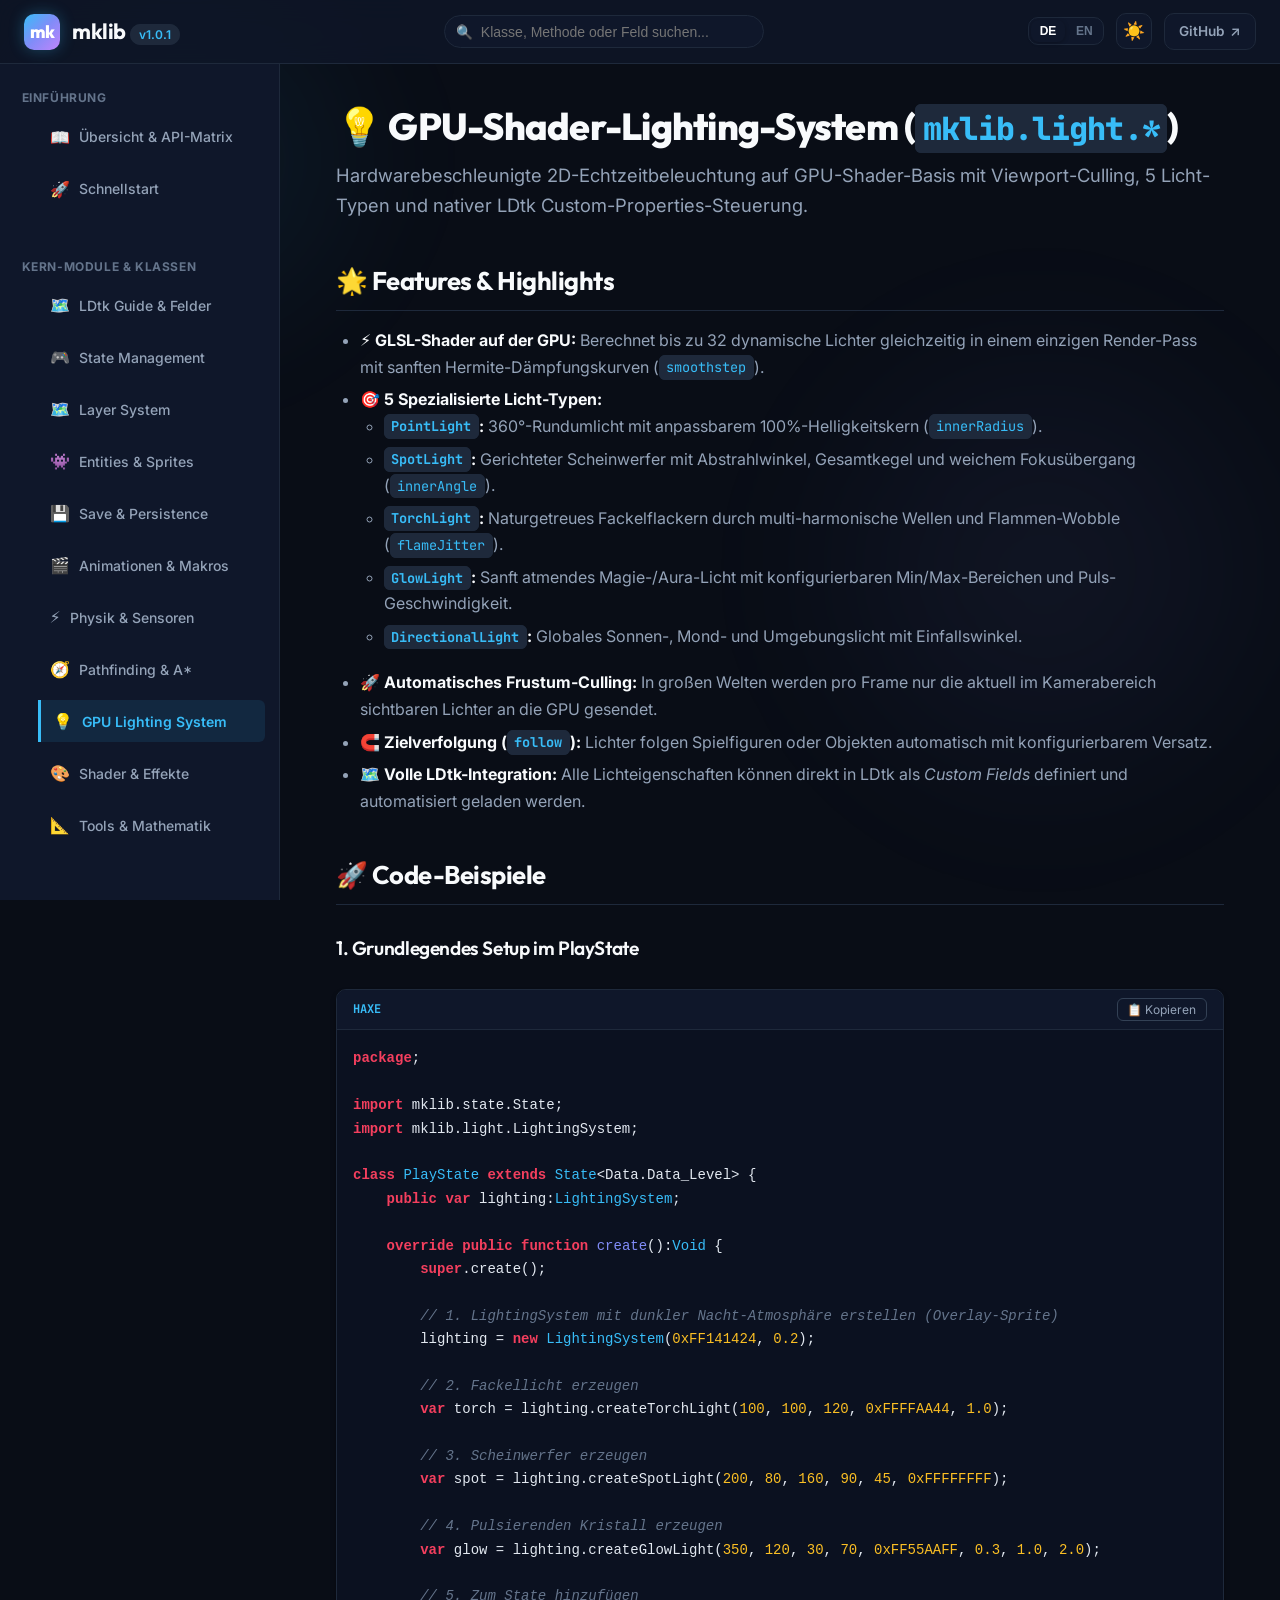
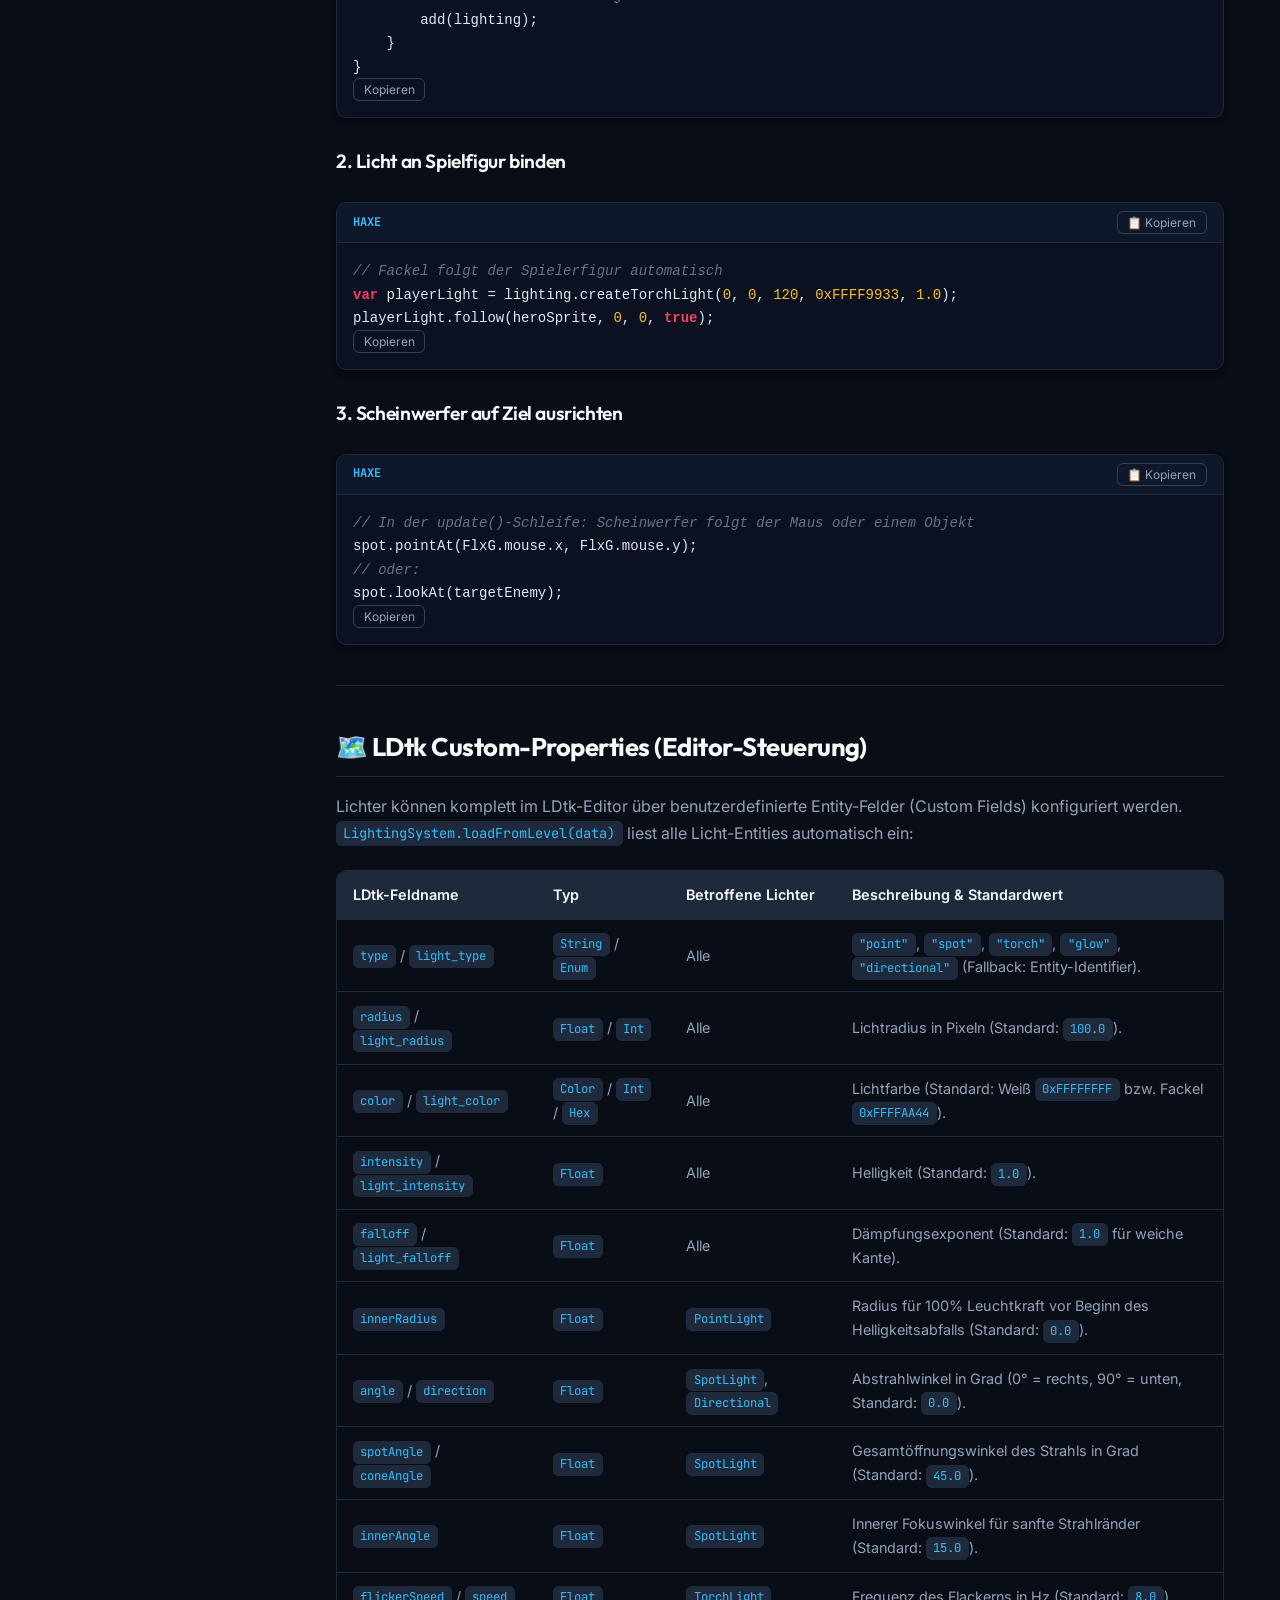
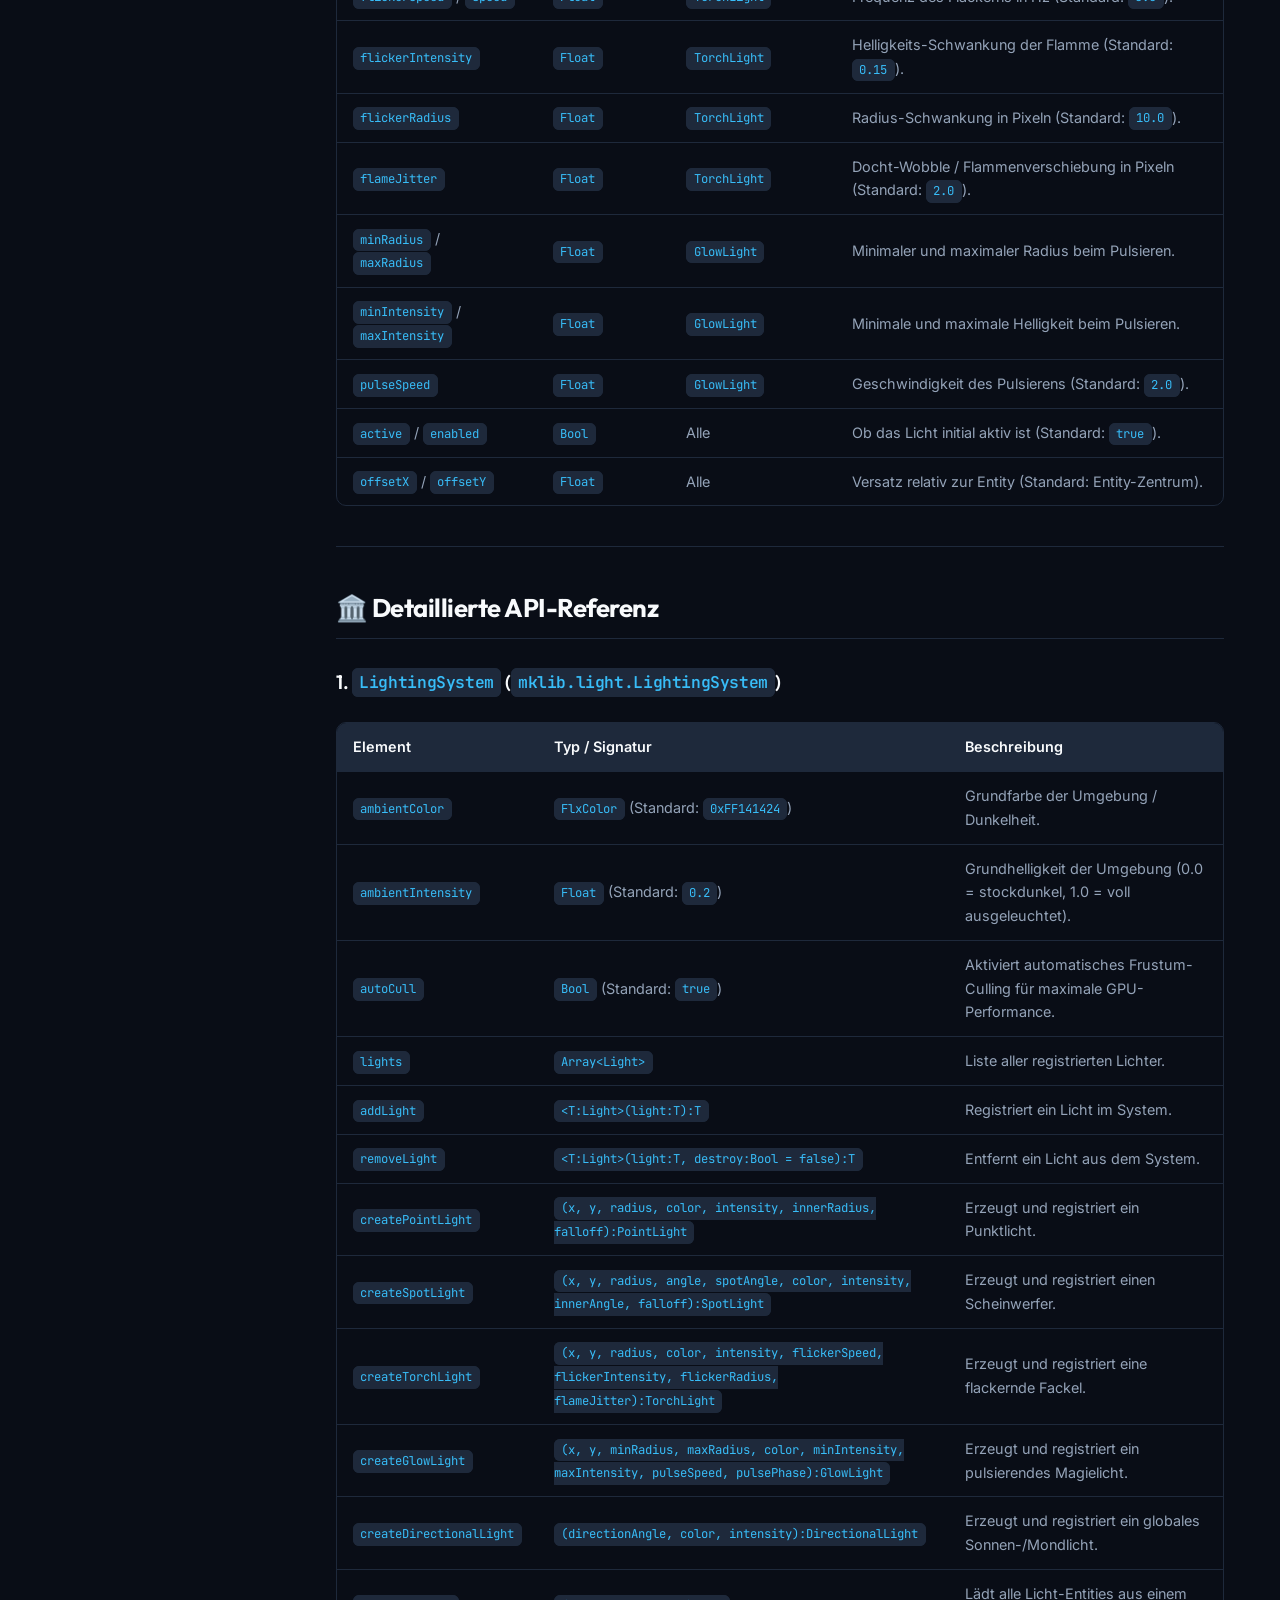
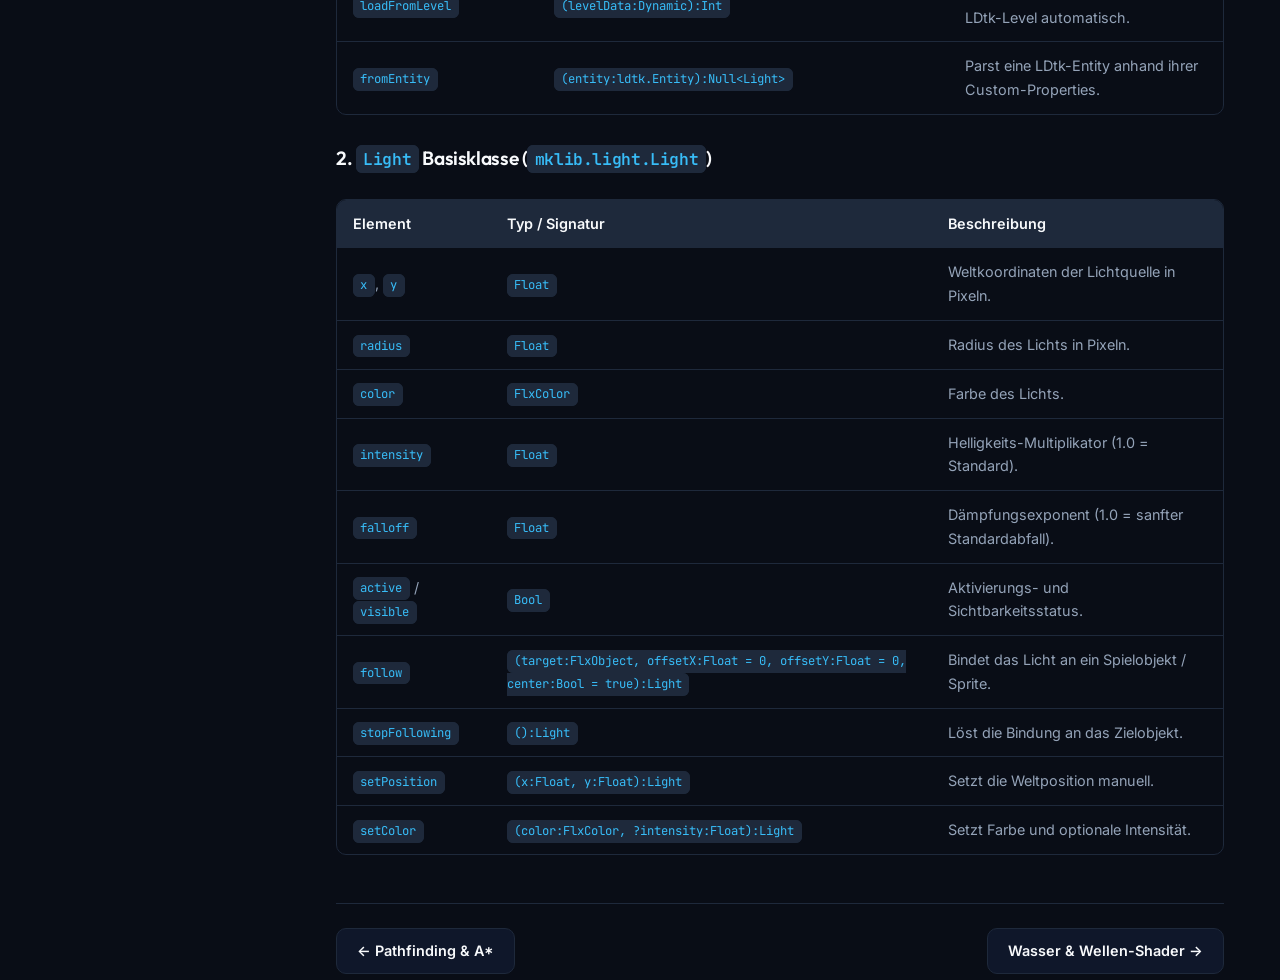
<file: docs/html/lighting.html>
<!DOCTYPE html>
<html lang="de" data-theme="dark">
<head>
  <meta charset="UTF-8">
  <meta name="viewport" content="width=device-width, initial-scale=1.0">
  <title>GPU Lighting System — mklib Dokumentation</title>
  <meta name="description" content="Lückenlose Dokumentation und API-Referenz für mklib — Jede Klasse, Methode und Eigenschaft für HaxeFlixel, LDtk und Nape 2D.">
  <link rel="preconnect" href="https://fonts.googleapis.com">
  <link rel="preconnect" href="https://fonts.gstatic.com" crossorigin>
  <link href="https://fonts.googleapis.com/css2?family=Inter:wght@400;500;600;700;800&family=JetBrains+Mono:wght@400;500;600;700&family=Outfit:wght@600;700;800&display=swap" rel="stylesheet">
  <link rel="stylesheet" href="styles.css">
</head>
<body>
  <!-- Ambient Glow Backgrounds -->
  <div class="bg-decorations">
    <div class="blob-1"></div>
    <div class="blob-2"></div>
  </div>

  <!-- Top Navigation Header -->
  <header class="top-header">
    <div style="display: flex; align-items: center; gap: 1rem;">
      <button class="icon-btn mobile-menu-btn" aria-label="Menü öffnen">☰</button>
      <a href="index.html" class="logo-group">
        <div class="logo-badge">mk</div>
        <div>
          <span class="logo-title">mklib</span>
          <span class="logo-version">v1.0.1</span>
        </div>
      </a>
    </div>

    <!-- Search Input -->
    <div class="header-search">
      <span class="search-icon">🔍</span>
      <input type="text" id="docs-search" class="search-input" placeholder="Klasse, Methode oder Feld suchen..." data-de="Klasse, Methode oder Feld suchen..." data-en="Search class, method, or field..." autocomplete="off">
    </div>

    <!-- Header Actions (Language Switcher & Theme Toggle & GitHub) -->
    <div class="header-actions">
      <!-- Language Switcher -->
      <div class="lang-switch-group">
        <button class="lang-btn active" data-set-lang="de" title="Deutsch">DE</button>
        <button class="lang-btn" data-set-lang="en" title="English">EN</button>
      </div>

      <button id="theme-toggle" class="icon-btn" title="Thema wechseln">☀️</button>
      <a href="https://github.com/markuskahl/mklib" target="_blank" rel="noopener noreferrer" class="github-link">
        <span>GitHub</span>
        <span>↗</span>
      </a>
    </div>
  </header>

  <!-- App Layout Container -->
  <div class="app-container">
    <!-- Sidebar Navigation -->
    <aside class="sidebar">
      <nav class="sidebar-nav">
        <div>
          <div class="nav-section-title" data-de="Einführung" data-en="Introduction">Einführung</div>
          <ul class="nav-list">
            <li class="nav-item"><a href="index.html"><span class="nav-icon">📖</span> <span data-de="Übersicht & API-Matrix" data-en="Overview & API Matrix">Übersicht & API-Matrix</span></a></li>
            <li class="nav-item"><a href="getting-started.html"><span class="nav-icon">🚀</span> <span data-de="Schnellstart" data-en="Quick Start">Schnellstart</span></a></li>
          </ul>
        </div>

        <div>
          <div class="nav-section-title" data-de="Kern-Module & Klassen" data-en="Core Modules & Classes">Kern-Module & Klassen</div>
          <ul class="nav-list">
            <li class="nav-item"><a href="ldtk-guide.html"><span class="nav-icon">🗺️</span> <span data-de="LDtk Guide & Felder" data-en="LDtk Guide & Fields">LDtk Guide & Felder</span></a></li>
            <li class="nav-item"><a href="state.html"><span class="nav-icon">🎮</span> <span data-de="State Management" data-en="State Management">State Management</span></a></li>
            <li class="nav-item"><a href="layers.html"><span class="nav-icon">🗺️</span> <span data-de="Layer System" data-en="Layer System">Layer System</span></a></li>
            <li class="nav-item"><a href="entities.html"><span class="nav-icon">👾</span> <span data-de="Entities & Sprites" data-en="Entities & Sprites">Entities & Sprites</span></a></li>
            <li class="nav-item"><a href="save.html"><span class="nav-icon">💾</span> <span data-de="Save & Persistence" data-en="Save & Persistence">Save & Persistence</span></a></li>
            <li class="nav-item"><a href="animation.html"><span class="nav-icon">🎬</span> <span data-de="Animationen & Makros" data-en="Animations & Macros">Animationen & Makros</span></a></li>
            <li class="nav-item"><a href="physics.html"><span class="nav-icon">⚡</span> <span data-de="Physik & Sensoren" data-en="Physics & Sensors">Physik & Sensoren</span></a></li>
            <li class="nav-item"><a href="pathfinding.html"><span class="nav-icon">🧭</span> <span data-de="Pathfinding & A*" data-en="Pathfinding & A*">Pathfinding & A*</span></a></li>
            <li class="nav-item active"><a href="lighting.html"><span class="nav-icon">💡</span> <span data-de="GPU Lighting System" data-en="GPU Lighting System">GPU Lighting System</span></a></li>
            <li class="nav-item"><a href="effects.html"><span class="nav-icon">🎨</span> <span data-de="Shader & Effekte" data-en="Shaders & Effects">Shader & Effekte</span></a></li>
            <li class="nav-item"><a href="tools-math.html"><span class="nav-icon">📐</span> <span data-de="Tools & Mathematik" data-en="Tools & Mathematics">Tools & Mathematik</span></a></li>
          </ul>
        </div>
      </nav>
    </aside>

    <!-- Main Content Area -->
    <main class="main-content">
      <!-- Section: lighting -->
<section id="lighting" class="doc-section active">
        <div data-lang="de">
<h1>💡 GPU-Shader-Lighting-System (<code>mklib.light.*</code>)</h1>
          <p class="section-desc">Hardwarebeschleunigte 2D-Echtzeitbeleuchtung auf GPU-Shader-Basis mit Viewport-Culling, 5 Licht-Typen und nativer LDtk Custom-Properties-Steuerung.</p>

          <h2>🌟 Features & Highlights</h2>
          <ul>
            <li><strong>⚡ GLSL-Shader auf der GPU:</strong> Berechnet bis zu 32 dynamische Lichter gleichzeitig in einem einzigen Render-Pass mit sanften Hermite-Dämpfungskurven (<code>smoothstep</code>).</li>
            <li><strong>🎯 5 Spezialisierte Licht-Typen:</strong>
              <ul>
                <li><strong><code>PointLight</code>:</strong> 360°-Rundumlicht mit anpassbarem 100%-Helligkeitskern (<code>innerRadius</code>).</li>
                <li><strong><code>SpotLight</code>:</strong> Gerichteter Scheinwerfer mit Abstrahlwinkel, Gesamtkegel und weichem Fokusübergang (<code>innerAngle</code>).</li>
                <li><strong><code>TorchLight</code>:</strong> Naturgetreues Fackelflackern durch multi-harmonische Wellen und Flammen-Wobble (<code>flameJitter</code>).</li>
                <li><strong><code>GlowLight</code>:</strong> Sanft atmendes Magie-/Aura-Licht mit konfigurierbaren Min/Max-Bereichen und Puls-Geschwindigkeit.</li>
                <li><strong><code>DirectionalLight</code>:</strong> Globales Sonnen-, Mond- und Umgebungslicht mit Einfallswinkel.</li>
              </ul>
            </li>
            <li><strong>🚀 Automatisches Frustum-Culling:</strong> In großen Welten werden pro Frame nur die aktuell im Kamerabereich sichtbaren Lichter an die GPU gesendet.</li>
            <li><strong>🧲 Zielverfolgung (<code>follow</code>):</strong> Lichter folgen Spielfiguren oder Objekten automatisch mit konfigurierbarem Versatz.</li>
            <li><strong>🗺️ Volle LDtk-Integration:</strong> Alle Lichteigenschaften können direkt in LDtk als <em>Custom Fields</em> definiert und automatisiert geladen werden.</li>
          </ul>

          <h2>🚀 Code-Beispiele</h2>

          <h3>1. Grundlegendes Setup im PlayState</h3>
          <div class="code-box">
            <div class="code-header">
              <span class="code-lang-badge">Haxe</span>
              <button class="copy-btn">📋 Kopieren</button>
            </div>
            <pre><code><span class="hl-keyword">package</span>;

<span class="hl-keyword">import</span> mklib.state.State;
<span class="hl-keyword">import</span> mklib.light.LightingSystem;

<span class="hl-keyword">class</span> <span class="hl-type">PlayState</span> <span class="hl-keyword">extends</span> <span class="hl-type">State</span>&lt;Data.Data_Level&gt; {
    <span class="hl-keyword">public</span> <span class="hl-keyword">var</span> lighting:<span class="hl-type">LightingSystem</span>;

    <span class="hl-keyword">override</span> <span class="hl-keyword">public</span> <span class="hl-keyword">function</span> <span class="hl-func">create</span>():<span class="hl-type">Void</span> {
        <span class="hl-keyword">super</span>.create();

        <span class="hl-comment">// 1. LightingSystem mit dunkler Nacht-Atmosphäre erstellen (Overlay-Sprite)</span>
        lighting = <span class="hl-keyword">new</span> <span class="hl-type">LightingSystem</span>(<span class="hl-num">0xFF141424</span>, <span class="hl-num">0.2</span>);

        <span class="hl-comment">// 2. Fackellicht erzeugen</span>
        <span class="hl-keyword">var</span> torch = lighting.createTorchLight(<span class="hl-num">100</span>, <span class="hl-num">100</span>, <span class="hl-num">120</span>, <span class="hl-num">0xFFFFAA44</span>, <span class="hl-num">1.0</span>);

        <span class="hl-comment">// 3. Scheinwerfer erzeugen</span>
        <span class="hl-keyword">var</span> spot = lighting.createSpotLight(<span class="hl-num">200</span>, <span class="hl-num">80</span>, <span class="hl-num">160</span>, <span class="hl-num">90</span>, <span class="hl-num">45</span>, <span class="hl-num">0xFFFFFFFF</span>);

        <span class="hl-comment">// 4. Pulsierenden Kristall erzeugen</span>
        <span class="hl-keyword">var</span> glow = lighting.createGlowLight(<span class="hl-num">350</span>, <span class="hl-num">120</span>, <span class="hl-num">30</span>, <span class="hl-num">70</span>, <span class="hl-num">0xFF55AAFF</span>, <span class="hl-num">0.3</span>, <span class="hl-num">1.0</span>, <span class="hl-num">2.0</span>);

        <span class="hl-comment">// 5. Zum State hinzufügen</span>
        add(lighting);
    }
}</code></pre>
          </div>

          <h3>2. Licht an Spielfigur binden</h3>
          <div class="code-box">
            <div class="code-header">
              <span class="code-lang-badge">Haxe</span>
              <button class="copy-btn">📋 Kopieren</button>
            </div>
            <pre><code><span class="hl-comment">// Fackel folgt der Spielerfigur automatisch</span>
<span class="hl-keyword">var</span> playerLight = lighting.createTorchLight(<span class="hl-num">0</span>, <span class="hl-num">0</span>, <span class="hl-num">120</span>, <span class="hl-num">0xFFFF9933</span>, <span class="hl-num">1.0</span>);
playerLight.follow(heroSprite, <span class="hl-num">0</span>, <span class="hl-num">0</span>, <span class="hl-keyword">true</span>);</code></pre>
          </div>

          <h3>3. Scheinwerfer auf Ziel ausrichten</h3>
          <div class="code-box">
            <div class="code-header">
              <span class="code-lang-badge">Haxe</span>
              <button class="copy-btn">📋 Kopieren</button>
            </div>
            <pre><code><span class="hl-comment">// In der update()-Schleife: Scheinwerfer folgt der Maus oder einem Objekt</span>
spot.pointAt(FlxG.mouse.x, FlxG.mouse.y);
<span class="hl-comment">// oder:</span>
spot.lookAt(targetEnemy);</code></pre>
          </div>

          <hr style="margin: 2.5rem 0; border: none; border-top: 1px solid var(--border-color);">

          <h2>🗺️ LDtk Custom-Properties (Editor-Steuerung)</h2>
          <p>Lichter können komplett im LDtk-Editor über benutzerdefinierte Entity-Felder (Custom Fields) konfiguriert werden. <code>LightingSystem.loadFromLevel(data)</code> liest alle Licht-Entities automatisch ein:</p>

          <div class="api-table-wrapper">
            <table class="api-table">
              <thead>
                <tr>
                  <th>LDtk-Feldname</th>
                  <th>Typ</th>
                  <th>Betroffene Lichter</th>
                  <th>Beschreibung & Standardwert</th>
                </tr>
              </thead>
              <tbody>
                <tr>
                  <td><code>type</code> / <code>light_type</code></td>
                  <td><code>String</code> / <code>Enum</code></td>
                  <td>Alle</td>
                  <td><code>"point"</code>, <code>"spot"</code>, <code>"torch"</code>, <code>"glow"</code>, <code>"directional"</code> (Fallback: Entity-Identifier).</td>
                </tr>
                <tr>
                  <td><code>radius</code> / <code>light_radius</code></td>
                  <td><code>Float</code> / <code>Int</code></td>
                  <td>Alle</td>
                  <td>Lichtradius in Pixeln (Standard: <code>100.0</code>).</td>
                </tr>
                <tr>
                  <td><code>color</code> / <code>light_color</code></td>
                  <td><code>Color</code> / <code>Int</code> / <code>Hex</code></td>
                  <td>Alle</td>
                  <td>Lichtfarbe (Standard: Weiß <code>0xFFFFFFFF</code> bzw. Fackel <code>0xFFFFAA44</code>).</td>
                </tr>
                <tr>
                  <td><code>intensity</code> / <code>light_intensity</code></td>
                  <td><code>Float</code></td>
                  <td>Alle</td>
                  <td>Helligkeit (Standard: <code>1.0</code>).</td>
                </tr>
                <tr>
                  <td><code>falloff</code> / <code>light_falloff</code></td>
                  <td><code>Float</code></td>
                  <td>Alle</td>
                  <td>Dämpfungsexponent (Standard: <code>1.0</code> für weiche Kante).</td>
                </tr>
                <tr>
                  <td><code>innerRadius</code></td>
                  <td><code>Float</code></td>
                  <td><code>PointLight</code></td>
                  <td>Radius für 100% Leuchtkraft vor Beginn des Helligkeitsabfalls (Standard: <code>0.0</code>).</td>
                </tr>
                <tr>
                  <td><code>angle</code> / <code>direction</code></td>
                  <td><code>Float</code></td>
                  <td><code>SpotLight</code>, <code>Directional</code></td>
                  <td>Abstrahlwinkel in Grad (0° = rechts, 90° = unten, Standard: <code>0.0</code>).</td>
                </tr>
                <tr>
                  <td><code>spotAngle</code> / <code>coneAngle</code></td>
                  <td><code>Float</code></td>
                  <td><code>SpotLight</code></td>
                  <td>Gesamtöffnungswinkel des Strahls in Grad (Standard: <code>45.0</code>).</td>
                </tr>
                <tr>
                  <td><code>innerAngle</code></td>
                  <td><code>Float</code></td>
                  <td><code>SpotLight</code></td>
                  <td>Innerer Fokuswinkel für sanfte Strahlränder (Standard: <code>15.0</code>).</td>
                </tr>
                <tr>
                  <td><code>flickerSpeed</code> / <code>speed</code></td>
                  <td><code>Float</code></td>
                  <td><code>TorchLight</code></td>
                  <td>Frequenz des Flackerns in Hz (Standard: <code>8.0</code>).</td>
                </tr>
                <tr>
                  <td><code>flickerIntensity</code></td>
                  <td><code>Float</code></td>
                  <td><code>TorchLight</code></td>
                  <td>Helligkeits-Schwankung der Flamme (Standard: <code>0.15</code>).</td>
                </tr>
                <tr>
                  <td><code>flickerRadius</code></td>
                  <td><code>Float</code></td>
                  <td><code>TorchLight</code></td>
                  <td>Radius-Schwankung in Pixeln (Standard: <code>10.0</code>).</td>
                </tr>
                <tr>
                  <td><code>flameJitter</code></td>
                  <td><code>Float</code></td>
                  <td><code>TorchLight</code></td>
                  <td>Docht-Wobble / Flammenverschiebung in Pixeln (Standard: <code>2.0</code>).</td>
                </tr>
                <tr>
                  <td><code>minRadius</code> / <code>maxRadius</code></td>
                  <td><code>Float</code></td>
                  <td><code>GlowLight</code></td>
                  <td>Minimaler und maximaler Radius beim Pulsieren.</td>
                </tr>
                <tr>
                  <td><code>minIntensity</code> / <code>maxIntensity</code></td>
                  <td><code>Float</code></td>
                  <td><code>GlowLight</code></td>
                  <td>Minimale und maximale Helligkeit beim Pulsieren.</td>
                </tr>
                <tr>
                  <td><code>pulseSpeed</code></td>
                  <td><code>Float</code></td>
                  <td><code>GlowLight</code></td>
                  <td>Geschwindigkeit des Pulsierens (Standard: <code>2.0</code>).</td>
                </tr>
                <tr>
                  <td><code>active</code> / <code>enabled</code></td>
                  <td><code>Bool</code></td>
                  <td>Alle</td>
                  <td>Ob das Licht initial aktiv ist (Standard: <code>true</code>).</td>
                </tr>
                <tr>
                  <td><code>offsetX</code> / <code>offsetY</code></td>
                  <td><code>Float</code></td>
                  <td>Alle</td>
                  <td>Versatz relativ zur Entity (Standard: Entity-Zentrum).</td>
                </tr>
              </tbody>
            </table>
          </div>

          <hr style="margin: 2.5rem 0; border: none; border-top: 1px solid var(--border-color);">

          <h2>🏛️ Detaillierte API-Referenz</h2>

          <h3>1. <code>LightingSystem</code> (<code>mklib.light.LightingSystem</code>)</h3>
          <div class="api-table-wrapper">
            <table class="api-table">
              <thead>
                <tr>
                  <th>Element</th>
                  <th>Typ / Signatur</th>
                  <th>Beschreibung</th>
                </tr>
              </thead>
              <tbody>
                <tr>
                  <td><code>ambientColor</code></td>
                  <td><code>FlxColor</code> (Standard: <code>0xFF141424</code>)</td>
                  <td>Grundfarbe der Umgebung / Dunkelheit.</td>
                </tr>
                <tr>
                  <td><code>ambientIntensity</code></td>
                  <td><code>Float</code> (Standard: <code>0.2</code>)</td>
                  <td>Grundhelligkeit der Umgebung (0.0 = stockdunkel, 1.0 = voll ausgeleuchtet).</td>
                </tr>
                <tr>
                  <td><code>autoCull</code></td>
                  <td><code>Bool</code> (Standard: <code>true</code>)</td>
                  <td>Aktiviert automatisches Frustum-Culling für maximale GPU-Performance.</td>
                </tr>
                <tr>
                  <td><code>lights</code></td>
                  <td><code>Array&lt;Light&gt;</code></td>
                  <td>Liste aller registrierten Lichter.</td>
                </tr>
                <tr>
                  <td><code>addLight</code></td>
                  <td><code>&lt;T:Light&gt;(light:T):T</code></td>
                  <td>Registriert ein Licht im System.</td>
                </tr>
                <tr>
                  <td><code>removeLight</code></td>
                  <td><code>&lt;T:Light&gt;(light:T, destroy:Bool = false):T</code></td>
                  <td>Entfernt ein Licht aus dem System.</td>
                </tr>
                <tr>
                  <td><code>createPointLight</code></td>
                  <td><code>(x, y, radius, color, intensity, innerRadius, falloff):PointLight</code></td>
                  <td>Erzeugt und registriert ein Punktlicht.</td>
                </tr>
                <tr>
                  <td><code>createSpotLight</code></td>
                  <td><code>(x, y, radius, angle, spotAngle, color, intensity, innerAngle, falloff):SpotLight</code></td>
                  <td>Erzeugt und registriert einen Scheinwerfer.</td>
                </tr>
                <tr>
                  <td><code>createTorchLight</code></td>
                  <td><code>(x, y, radius, color, intensity, flickerSpeed, flickerIntensity, flickerRadius, flameJitter):TorchLight</code></td>
                  <td>Erzeugt und registriert eine flackernde Fackel.</td>
                </tr>
                <tr>
                  <td><code>createGlowLight</code></td>
                  <td><code>(x, y, minRadius, maxRadius, color, minIntensity, maxIntensity, pulseSpeed, pulsePhase):GlowLight</code></td>
                  <td>Erzeugt und registriert ein pulsierendes Magielicht.</td>
                </tr>
                <tr>
                  <td><code>createDirectionalLight</code></td>
                  <td><code>(directionAngle, color, intensity):DirectionalLight</code></td>
                  <td>Erzeugt und registriert ein globales Sonnen-/Mondlicht.</td>
                </tr>
                <tr>
                  <td><code>loadFromLevel</code></td>
                  <td><code>(levelData:Dynamic):Int</code></td>
                  <td>Lädt alle Licht-Entities aus einem LDtk-Level automatisch.</td>
                </tr>
                <tr>
                  <td><code>fromEntity</code></td>
                  <td><code>(entity:ldtk.Entity):Null&lt;Light&gt;</code></td>
                  <td>Parst eine LDtk-Entity anhand ihrer Custom-Properties.</td>
                </tr>
              </tbody>
            </table>
          </div>

          <h3>2. <code>Light</code> Basisklasse (<code>mklib.light.Light</code>)</h3>
          <div class="api-table-wrapper">
            <table class="api-table">
              <thead>
                <tr>
                  <th>Element</th>
                  <th>Typ / Signatur</th>
                  <th>Beschreibung</th>
                </tr>
              </thead>
              <tbody>
                <tr>
                  <td><code>x</code>, <code>y</code></td>
                  <td><code>Float</code></td>
                  <td>Weltkoordinaten der Lichtquelle in Pixeln.</td>
                </tr>
                <tr>
                  <td><code>radius</code></td>
                  <td><code>Float</code></td>
                  <td>Radius des Lichts in Pixeln.</td>
                </tr>
                <tr>
                  <td><code>color</code></td>
                  <td><code>FlxColor</code></td>
                  <td>Farbe des Lichts.</td>
                </tr>
                <tr>
                  <td><code>intensity</code></td>
                  <td><code>Float</code></td>
                  <td>Helligkeits-Multiplikator (1.0 = Standard).</td>
                </tr>
                <tr>
                  <td><code>falloff</code></td>
                  <td><code>Float</code></td>
                  <td>Dämpfungsexponent (1.0 = sanfter Standardabfall).</td>
                </tr>
                <tr>
                  <td><code>active</code> / <code>visible</code></td>
                  <td><code>Bool</code></td>
                  <td>Aktivierungs- und Sichtbarkeitsstatus.</td>
                </tr>
                <tr>
                  <td><code>follow</code></td>
                  <td><code>(target:FlxObject, offsetX:Float = 0, offsetY:Float = 0, center:Bool = true):Light</code></td>
                  <td>Bindet das Licht an ein Spielobjekt / Sprite.</td>
                </tr>
                <tr>
                  <td><code>stopFollowing</code></td>
                  <td><code>():Light</code></td>
                  <td>Löst die Bindung an das Zielobjekt.</td>
                </tr>
                <tr>
                  <td><code>setPosition</code></td>
                  <td><code>(x:Float, y:Float):Light</code></td>
                  <td>Setzt die Weltposition manuell.</td>
                </tr>
                <tr>
                  <td><code>setColor</code></td>
                  <td><code>(color:FlxColor, ?intensity:Float):Light</code></td>
                  <td>Setzt Farbe und optionale Intensität.</td>
                </tr>
              </tbody>
            </table>
          </div>

          <div class="section-nav-footer">
            <a href="pathfinding.html" class="nav-page-btn">← Pathfinding & A*</a>
            <a href="effects.html" class="nav-page-btn">Wasser & Wellen-Shader →</a>
          </div>
        </div>
        <div data-lang="en">
<h1>💡 GPU-Shader-Lighting-System (<code>mklib.light.*</code>)</h1>
          <p class="section-desc">Hardwarebeschleunigte 2D-Echtzeitbeleuchtung auf GPU-Shader-Basis mit Viewport-Culling, 5 Licht-Typen und nativer LDtk Custom-Properties-Steuerung.</p>

          <h2>🌟 Features & Highlights</h2>
          <ul>
            <li><strong>⚡ GLSL-Shader auf der GPU:</strong> Berechnet bis zu 32 dynamische Lichter gleichzeitig in einem einzigen Render-Pass mit sanften Hermite-Dämpfungskurven (<code>smoothstep</code>).</li>
            <li><strong>🎯 5 Spezialisierte Licht-Typen:</strong>
              <ul>
                <li><strong><code>PointLight</code>:</strong> 360°-Rundumlicht mit anpassbarem 100%-Helligkeitskern (<code>innerRadius</code>).</li>
                <li><strong><code>SpotLight</code>:</strong> Gerichteter Scheinwerfer mit Abstrahlwinkel, Gesamtkegel und weichem Fokusübergang (<code>innerAngle</code>).</li>
                <li><strong><code>TorchLight</code>:</strong> Naturgetreues Fackelflackern durch multi-harmonische Wellen und Flammen-Wobble (<code>flameJitter</code>).</li>
                <li><strong><code>GlowLight</code>:</strong> Sanft atmendes Magie-/Aura-Licht mit konfigurierbaren Min/Max-Bereichen und Puls-Geschwindigkeit.</li>
                <li><strong><code>DirectionalLight</code>:</strong> Globales Sonnen-, Mond- und Umgebungslicht mit Einfallswinkel.</li>
              </ul>
            </li>
            <li><strong>🚀 Automatisches Frustum-Culling:</strong> In großen Welten werden pro Frame nur die aktuell im Kamerabereich sichtbaren Lichter an die GPU gesendet.</li>
            <li><strong>🧲 Zielverfolgung (<code>follow</code>):</strong> Lichter folgen Spielfiguren oder Objekten automatisch mit konfigurierbarem Versatz.</li>
            <li><strong>🗺️ Volle LDtk-Integration:</strong> Alle Lichteigenschaften können direkt in LDtk als <em>Custom Fields</em> definiert und automatisiert geladen werden.</li>
          </ul>

          <h2>🚀 Code-Beispiele</h2>

          <h3>1. Basic Setup in PlayState</h3>
          <div class="code-box">
            <div class="code-header">
              <span class="code-lang-badge">Haxe</span>
              <button class="copy-btn">📋 Copy</button>
            </div>
            <pre><code><span class="hl-keyword">package</span>;

<span class="hl-keyword">import</span> mklib.state.State;
<span class="hl-keyword">import</span> mklib.light.LightingSystem;

<span class="hl-keyword">class</span> <span class="hl-type">PlayState</span> <span class="hl-keyword">extends</span> <span class="hl-type">State</span>&lt;Data.Data_Level&gt; {
    <span class="hl-keyword">public</span> <span class="hl-keyword">var</span> lighting:<span class="hl-type">LightingSystem</span>;

    <span class="hl-keyword">override</span> <span class="hl-keyword">public</span> <span class="hl-keyword">function</span> <span class="hl-func">create</span>():<span class="hl-type">Void</span> {
        <span class="hl-keyword">super</span>.create();

        <span class="hl-comment">// 1. LightingSystem mit dunkler Nacht-Atmosphäre erstellen (Overlay-Sprite)</span>
        lighting = <span class="hl-keyword">new</span> <span class="hl-type">LightingSystem</span>(<span class="hl-num">0xFF141424</span>, <span class="hl-num">0.2</span>);

        <span class="hl-comment">// 2. Fackellicht erzeugen</span>
        <span class="hl-keyword">var</span> torch = lighting.createTorchLight(<span class="hl-num">100</span>, <span class="hl-num">100</span>, <span class="hl-num">120</span>, <span class="hl-num">0xFFFFAA44</span>, <span class="hl-num">1.0</span>);

        <span class="hl-comment">// 3. Scheinwerfer erzeugen</span>
        <span class="hl-keyword">var</span> spot = lighting.createSpotLight(<span class="hl-num">200</span>, <span class="hl-num">80</span>, <span class="hl-num">160</span>, <span class="hl-num">90</span>, <span class="hl-num">45</span>, <span class="hl-num">0xFFFFFFFF</span>);

        <span class="hl-comment">// 4. Pulsierenden Kristall erzeugen</span>
        <span class="hl-keyword">var</span> glow = lighting.createGlowLight(<span class="hl-num">350</span>, <span class="hl-num">120</span>, <span class="hl-num">30</span>, <span class="hl-num">70</span>, <span class="hl-num">0xFF55AAFF</span>, <span class="hl-num">0.3</span>, <span class="hl-num">1.0</span>, <span class="hl-num">2.0</span>);

        <span class="hl-comment">// 5. Zum State hinzufügen</span>
        add(lighting);
    }
}</code></pre>
          </div>

          <h3>2. Attach Light to Player Entity</h3>
          <div class="code-box">
            <div class="code-header">
              <span class="code-lang-badge">Haxe</span>
              <button class="copy-btn">📋 Copy</button>
            </div>
            <pre><code><span class="hl-comment">// Fackel folgt der Spielerfigur automatisch</span>
<span class="hl-keyword">var</span> playerLight = lighting.createTorchLight(<span class="hl-num">0</span>, <span class="hl-num">0</span>, <span class="hl-num">120</span>, <span class="hl-num">0xFFFF9933</span>, <span class="hl-num">1.0</span>);
playerLight.follow(heroSprite, <span class="hl-num">0</span>, <span class="hl-num">0</span>, <span class="hl-keyword">true</span>);</code></pre>
          </div>

          <h3>3. Aim Spotlight at Target</h3>
          <div class="code-box">
            <div class="code-header">
              <span class="code-lang-badge">Haxe</span>
              <button class="copy-btn">📋 Copy</button>
            </div>
            <pre><code><span class="hl-comment">// In der update()-Schleife: Scheinwerfer folgt der Maus oder einem Objekt</span>
spot.pointAt(FlxG.mouse.x, FlxG.mouse.y);
<span class="hl-comment">// oder:</span>
spot.lookAt(targetEnemy);</code></pre>
          </div>

          <hr style="margin: 2.5rem 0; border: none; border-top: 1px solid var(--border-color);">

          <h2>🗺️ LDtk Custom Properties (Editor Configuration)</h2>
          <p>Lichter können komplett im LDtk-Editor über benutzerdefinierte Entity-Felder (Custom Fields) konfiguriert werden. <code>LightingSystem.loadFromLevel(data)</code> liest alle Licht-Entities automatisch ein:</p>

          <div class="api-table-wrapper">
            <table class="api-table">
              <thead>
                <tr>
                  <th>LDtk-Feldname</th>
                  <th>Type</th>
                  <th>Betroffene Lichter</th>
                  <th>Beschreibung & Standardwert</th>
                </tr>
              </thead>
              <tbody>
                <tr>
                  <td><code>type</code> / <code>light_type</code></td>
                  <td><code>String</code> / <code>Enum</code></td>
                  <td>Alle</td>
                  <td><code>"point"</code>, <code>"spot"</code>, <code>"torch"</code>, <code>"glow"</code>, <code>"directional"</code> (Fallback: Entity-Identifier).</td>
                </tr>
                <tr>
                  <td><code>radius</code> / <code>light_radius</code></td>
                  <td><code>Float</code> / <code>Int</code></td>
                  <td>Alle</td>
                  <td>Lichtradius in Pixeln (Standard: <code>100.0</code>).</td>
                </tr>
                <tr>
                  <td><code>color</code> / <code>light_color</code></td>
                  <td><code>Color</code> / <code>Int</code> / <code>Hex</code></td>
                  <td>Alle</td>
                  <td>Lichtfarbe (Standard: Weiß <code>0xFFFFFFFF</code> bzw. Fackel <code>0xFFFFAA44</code>).</td>
                </tr>
                <tr>
                  <td><code>intensity</code> / <code>light_intensity</code></td>
                  <td><code>Float</code></td>
                  <td>Alle</td>
                  <td>Helligkeit (Standard: <code>1.0</code>).</td>
                </tr>
                <tr>
                  <td><code>falloff</code> / <code>light_falloff</code></td>
                  <td><code>Float</code></td>
                  <td>Alle</td>
                  <td>Dämpfungsexponent (Standard: <code>1.0</code> für weiche Kante).</td>
                </tr>
                <tr>
                  <td><code>innerRadius</code></td>
                  <td><code>Float</code></td>
                  <td><code>PointLight</code></td>
                  <td>Radius für 100% Leuchtkraft vor Beginn des Helligkeitsabfalls (Standard: <code>0.0</code>).</td>
                </tr>
                <tr>
                  <td><code>angle</code> / <code>direction</code></td>
                  <td><code>Float</code></td>
                  <td><code>SpotLight</code>, <code>Directional</code></td>
                  <td>Abstrahlwinkel in Grad (0° = rechts, 90° = unten, Standard: <code>0.0</code>).</td>
                </tr>
                <tr>
                  <td><code>spotAngle</code> / <code>coneAngle</code></td>
                  <td><code>Float</code></td>
                  <td><code>SpotLight</code></td>
                  <td>Gesamtöffnungswinkel des Strahls in Grad (Standard: <code>45.0</code>).</td>
                </tr>
                <tr>
                  <td><code>innerAngle</code></td>
                  <td><code>Float</code></td>
                  <td><code>SpotLight</code></td>
                  <td>Innerer Fokuswinkel für sanfte Strahlränder (Standard: <code>15.0</code>).</td>
                </tr>
                <tr>
                  <td><code>flickerSpeed</code> / <code>speed</code></td>
                  <td><code>Float</code></td>
                  <td><code>TorchLight</code></td>
                  <td>Frequenz des Flackerns in Hz (Standard: <code>8.0</code>).</td>
                </tr>
                <tr>
                  <td><code>flickerIntensity</code></td>
                  <td><code>Float</code></td>
                  <td><code>TorchLight</code></td>
                  <td>Helligkeits-Schwankung der Flamme (Standard: <code>0.15</code>).</td>
                </tr>
                <tr>
                  <td><code>flickerRadius</code></td>
                  <td><code>Float</code></td>
                  <td><code>TorchLight</code></td>
                  <td>Radius-Schwankung in Pixeln (Standard: <code>10.0</code>).</td>
                </tr>
                <tr>
                  <td><code>flameJitter</code></td>
                  <td><code>Float</code></td>
                  <td><code>TorchLight</code></td>
                  <td>Docht-Wobble / Flammenverschiebung in Pixeln (Standard: <code>2.0</code>).</td>
                </tr>
                <tr>
                  <td><code>minRadius</code> / <code>maxRadius</code></td>
                  <td><code>Float</code></td>
                  <td><code>GlowLight</code></td>
                  <td>Minimaler und maximaler Radius beim Pulsieren.</td>
                </tr>
                <tr>
                  <td><code>minIntensity</code> / <code>maxIntensity</code></td>
                  <td><code>Float</code></td>
                  <td><code>GlowLight</code></td>
                  <td>Minimale und maximale Helligkeit beim Pulsieren.</td>
                </tr>
                <tr>
                  <td><code>pulseSpeed</code></td>
                  <td><code>Float</code></td>
                  <td><code>GlowLight</code></td>
                  <td>Geschwindigkeit des Pulsierens (Standard: <code>2.0</code>).</td>
                </tr>
                <tr>
                  <td><code>active</code> / <code>enabled</code></td>
                  <td><code>Bool</code></td>
                  <td>Alle</td>
                  <td>Ob das Licht initial aktiv ist (Standard: <code>true</code>).</td>
                </tr>
                <tr>
                  <td><code>offsetX</code> / <code>offsetY</code></td>
                  <td><code>Float</code></td>
                  <td>Alle</td>
                  <td>Versatz relativ zur Entity (Standard: Entity-Zentrum).</td>
                </tr>
              </tbody>
            </table>
          </div>

          <hr style="margin: 2.5rem 0; border: none; border-top: 1px solid var(--border-color);">

          <h2>🏛️ Detaillierte API-Referenz</h2>

          <h3>1. <code>LightingSystem</code> (<code>mklib.light.LightingSystem</code>)</h3>
          <div class="api-table-wrapper">
            <table class="api-table">
              <thead>
                <tr>
                  <th>Element</th>
                  <th>Typ / Signatur</th>
                  <th>Description</th>
                </tr>
              </thead>
              <tbody>
                <tr>
                  <td><code>ambientColor</code></td>
                  <td><code>FlxColor</code> (Standard: <code>0xFF141424</code>)</td>
                  <td>Grundfarbe der Umgebung / Dunkelheit.</td>
                </tr>
                <tr>
                  <td><code>ambientIntensity</code></td>
                  <td><code>Float</code> (Standard: <code>0.2</code>)</td>
                  <td>Grundhelligkeit der Umgebung (0.0 = stockdunkel, 1.0 = voll ausgeleuchtet).</td>
                </tr>
                <tr>
                  <td><code>autoCull</code></td>
                  <td><code>Bool</code> (Standard: <code>true</code>)</td>
                  <td>Aktiviert automatisches Frustum-Culling für maximale GPU-Performance.</td>
                </tr>
                <tr>
                  <td><code>lights</code></td>
                  <td><code>Array&lt;Light&gt;</code></td>
                  <td>Liste aller registrierten Lichter.</td>
                </tr>
                <tr>
                  <td><code>addLight</code></td>
                  <td><code>&lt;T:Light&gt;(light:T):T</code></td>
                  <td>Registriert ein Licht im System.</td>
                </tr>
                <tr>
                  <td><code>removeLight</code></td>
                  <td><code>&lt;T:Light&gt;(light:T, destroy:Bool = false):T</code></td>
                  <td>Entfernt ein Licht aus dem System.</td>
                </tr>
                <tr>
                  <td><code>createPointLight</code></td>
                  <td><code>(x, y, radius, color, intensity, innerRadius, falloff):PointLight</code></td>
                  <td>Erzeugt und registriert ein Punktlicht.</td>
                </tr>
                <tr>
                  <td><code>createSpotLight</code></td>
                  <td><code>(x, y, radius, angle, spotAngle, color, intensity, innerAngle, falloff):SpotLight</code></td>
                  <td>Erzeugt und registriert einen Scheinwerfer.</td>
                </tr>
                <tr>
                  <td><code>createTorchLight</code></td>
                  <td><code>(x, y, radius, color, intensity, flickerSpeed, flickerIntensity, flickerRadius, flameJitter):TorchLight</code></td>
                  <td>Erzeugt und registriert eine flackernde Fackel.</td>
                </tr>
                <tr>
                  <td><code>createGlowLight</code></td>
                  <td><code>(x, y, minRadius, maxRadius, color, minIntensity, maxIntensity, pulseSpeed, pulsePhase):GlowLight</code></td>
                  <td>Erzeugt und registriert ein pulsierendes Magielicht.</td>
                </tr>
                <tr>
                  <td><code>createDirectionalLight</code></td>
                  <td><code>(directionAngle, color, intensity):DirectionalLight</code></td>
                  <td>Erzeugt und registriert ein globales Sonnen-/Mondlicht.</td>
                </tr>
                <tr>
                  <td><code>loadFromLevel</code></td>
                  <td><code>(levelData:Dynamic):Int</code></td>
                  <td>Lädt alle Licht-Entities aus einem LDtk-Level automatisch.</td>
                </tr>
                <tr>
                  <td><code>fromEntity</code></td>
                  <td><code>(entity:ldtk.Entity):Null&lt;Light&gt;</code></td>
                  <td>Parst eine LDtk-Entity anhand ihrer Custom-Properties.</td>
                </tr>
              </tbody>
            </table>
          </div>

          <h3>2. <code>Light</code> Basisklasse (<code>mklib.light.Light</code>)</h3>
          <div class="api-table-wrapper">
            <table class="api-table">
              <thead>
                <tr>
                  <th>Element</th>
                  <th>Typ / Signatur</th>
                  <th>Description</th>
                </tr>
              </thead>
              <tbody>
                <tr>
                  <td><code>x</code>, <code>y</code></td>
                  <td><code>Float</code></td>
                  <td>Weltkoordinaten der Lichtquelle in Pixeln.</td>
                </tr>
                <tr>
                  <td><code>radius</code></td>
                  <td><code>Float</code></td>
                  <td>Radius des Lichts in Pixeln.</td>
                </tr>
                <tr>
                  <td><code>color</code></td>
                  <td><code>FlxColor</code></td>
                  <td>Farbe des Lichts.</td>
                </tr>
                <tr>
                  <td><code>intensity</code></td>
                  <td><code>Float</code></td>
                  <td>Helligkeits-Multiplikator (1.0 = Standard).</td>
                </tr>
                <tr>
                  <td><code>falloff</code></td>
                  <td><code>Float</code></td>
                  <td>Dämpfungsexponent (1.0 = sanfter Standardabfall).</td>
                </tr>
                <tr>
                  <td><code>active</code> / <code>visible</code></td>
                  <td><code>Bool</code></td>
                  <td>Aktivierungs- und Sichtbarkeitsstatus.</td>
                </tr>
                <tr>
                  <td><code>follow</code></td>
                  <td><code>(target:FlxObject, offsetX:Float = 0, offsetY:Float = 0, center:Bool = true):Light</code></td>
                  <td>Bindet das Licht an ein Spielobjekt / Sprite.</td>
                </tr>
                <tr>
                  <td><code>stopFollowing</code></td>
                  <td><code>():Light</code></td>
                  <td>Löst die Bindung an das Zielobjekt.</td>
                </tr>
                <tr>
                  <td><code>setPosition</code></td>
                  <td><code>(x:Float, y:Float):Light</code></td>
                  <td>Setzt die Weltposition manuell.</td>
                </tr>
                <tr>
                  <td><code>setColor</code></td>
                  <td><code>(color:FlxColor, ?intensity:Float):Light</code></td>
                  <td>Setzt Farbe und optionale Intensität.</td>
                </tr>
              </tbody>
            </table>
          </div>

          <div class="section-nav-footer">
            <a href="pathfinding.html" class="nav-page-btn">← Pathfinding & A*</a>
            <a href="effects.html" class="nav-page-btn">Wasser & Wellen-Shader →</a>
          </div>
        </div>
      </section>
    </main>
  </div>

  <script src="app.js"></script>
</body>
</html>
</file>
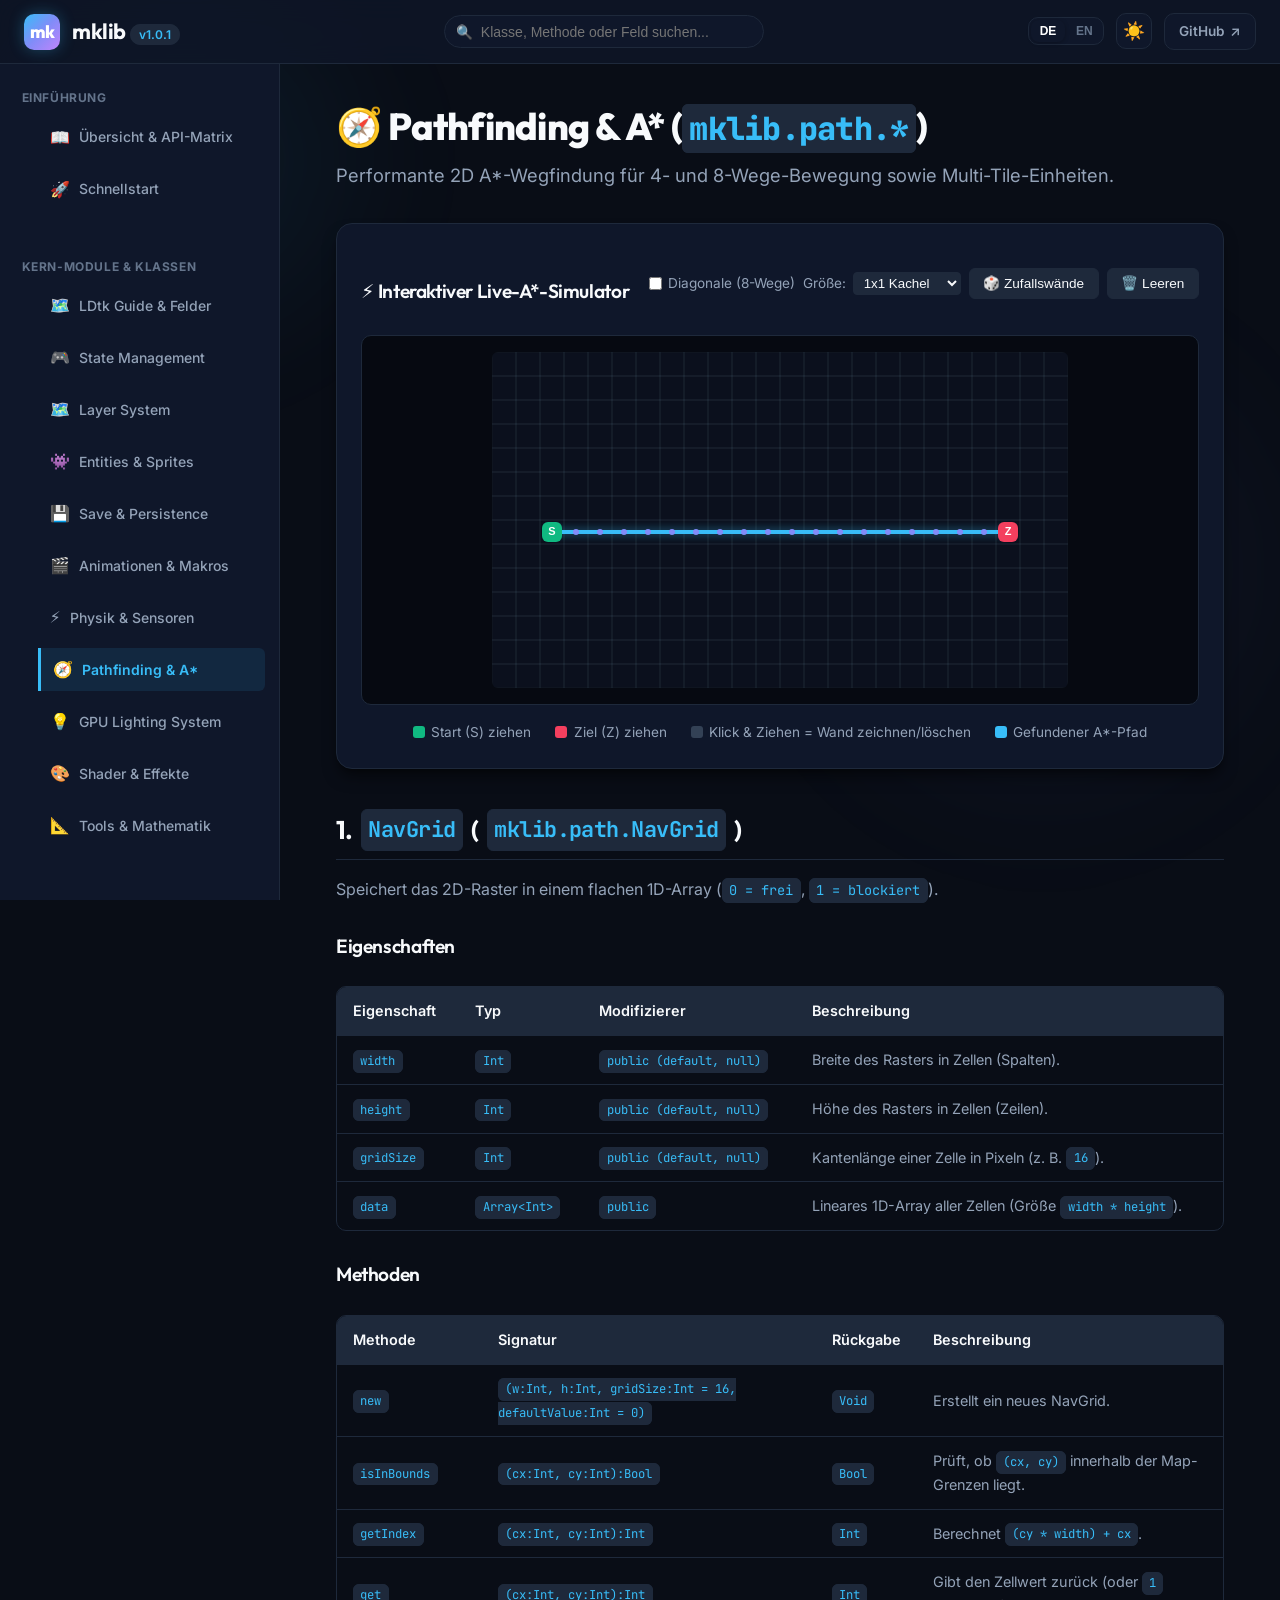
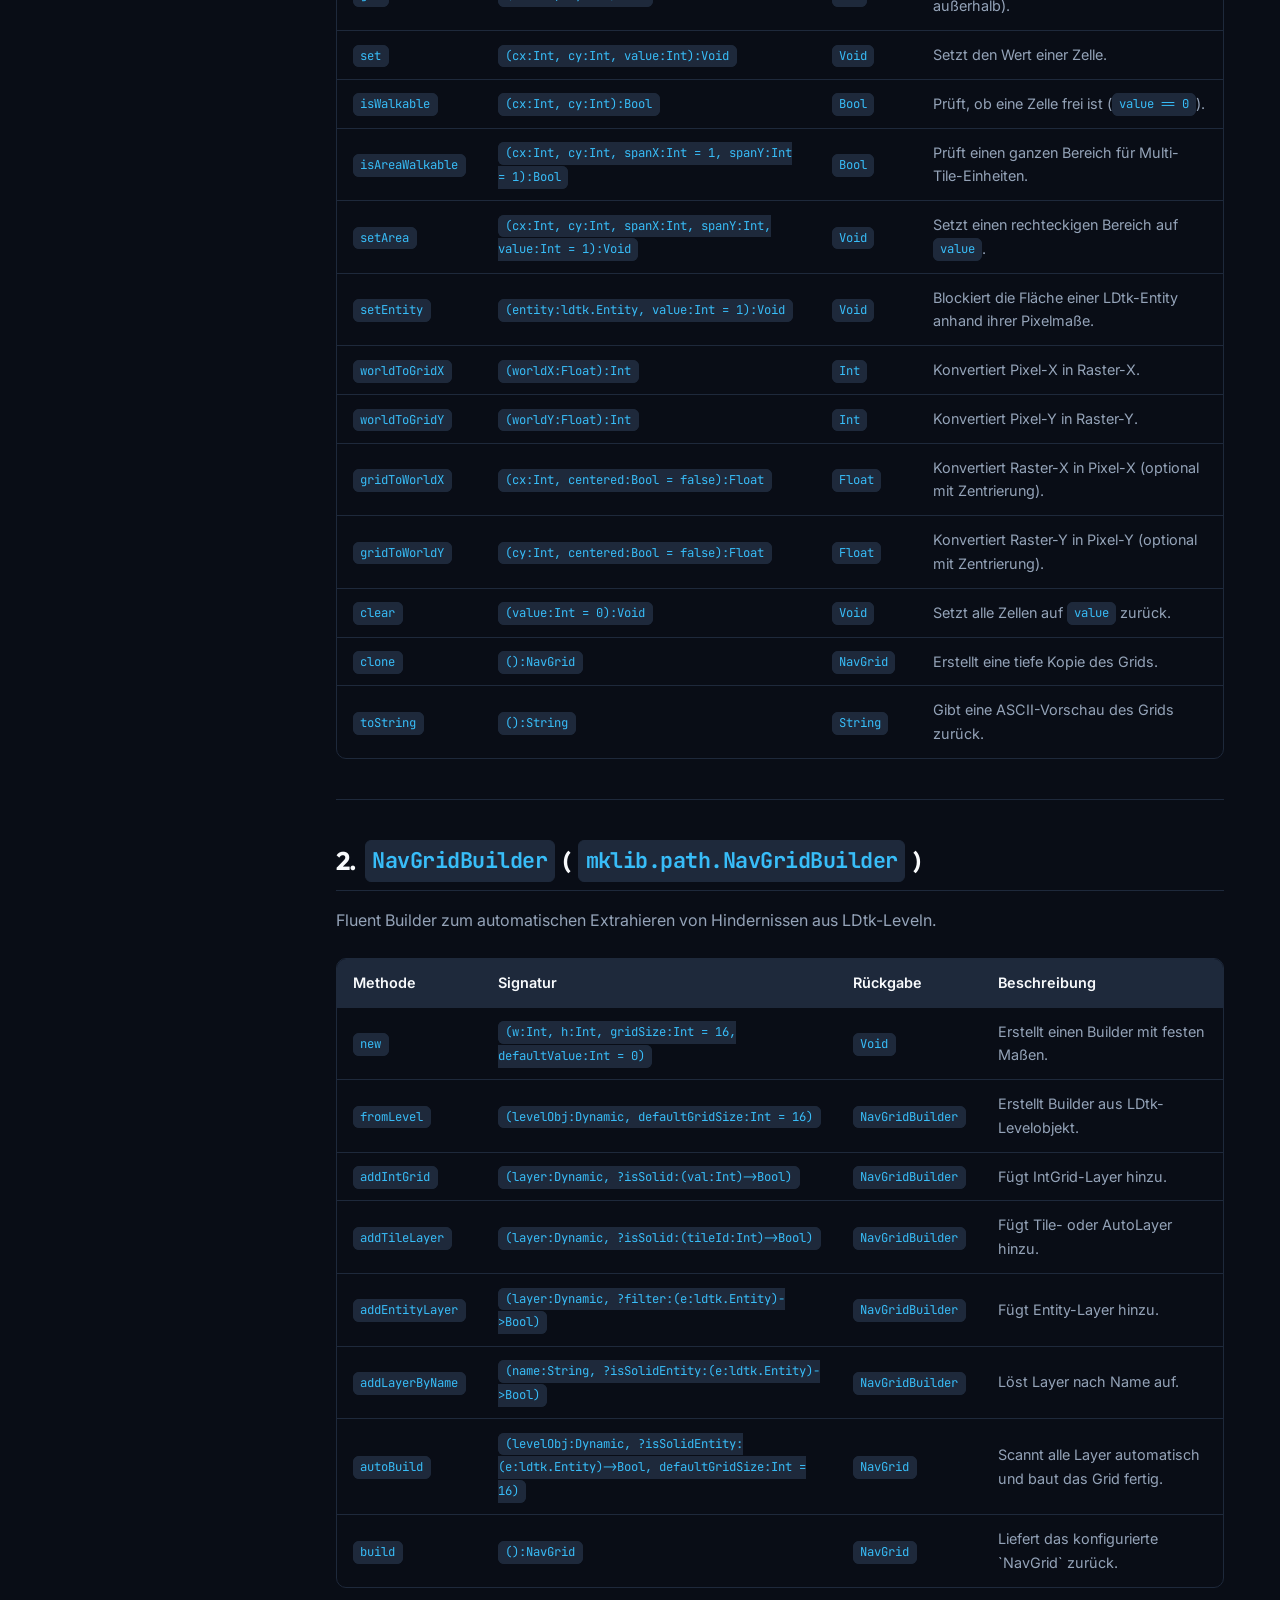
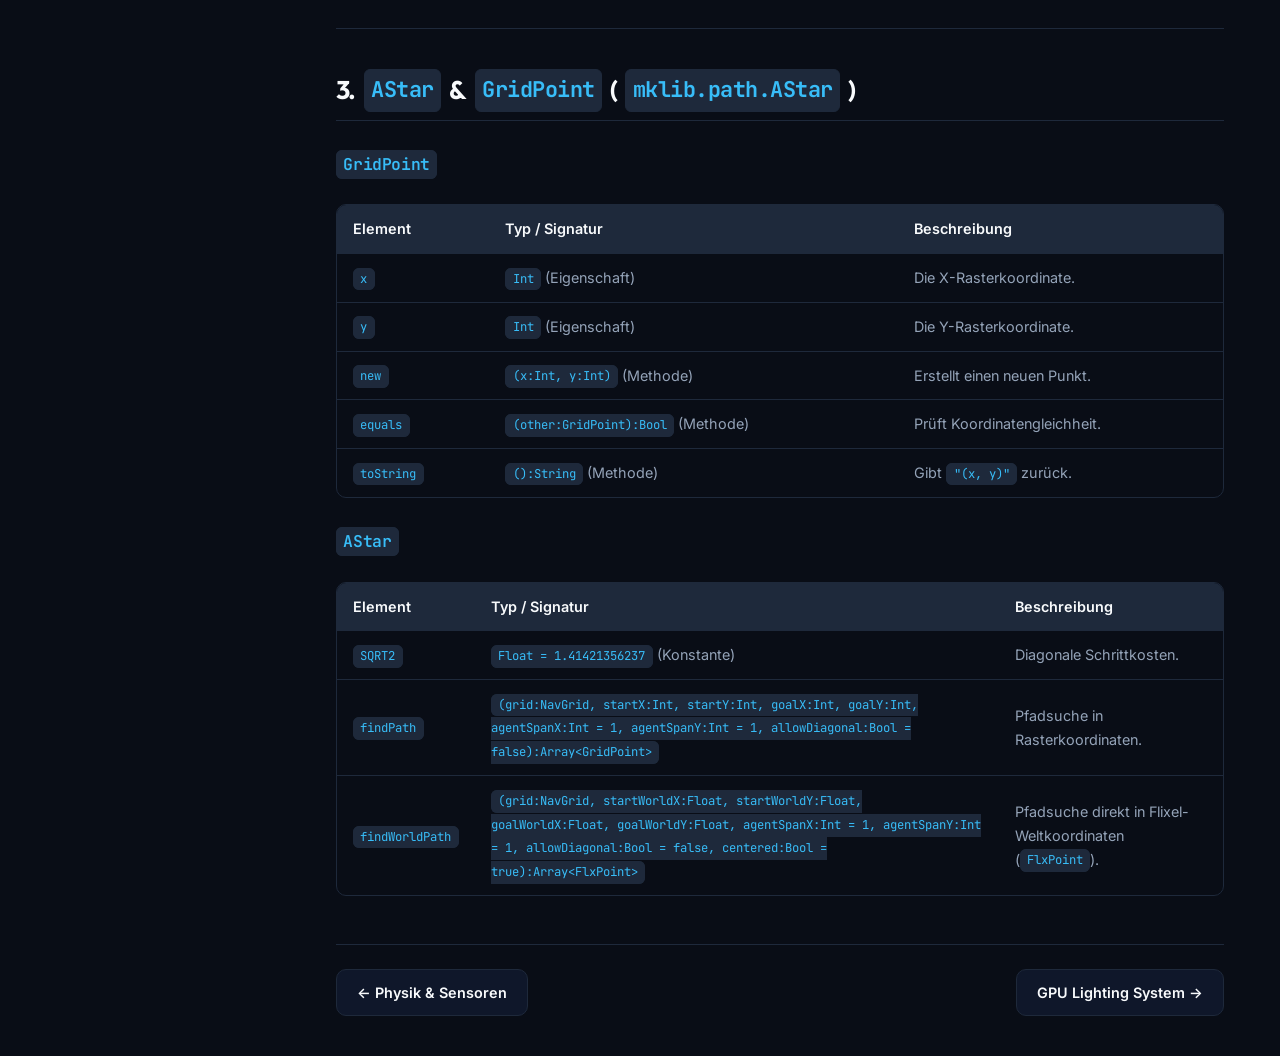
<file: docs/html/pathfinding.html>
<!DOCTYPE html>
<html lang="de" data-theme="dark">
<head>
  <meta charset="UTF-8">
  <meta name="viewport" content="width=device-width, initial-scale=1.0">
  <title>Pathfinding & A* — mklib Dokumentation</title>
  <meta name="description" content="Lückenlose Dokumentation und API-Referenz für mklib — Jede Klasse, Methode und Eigenschaft für HaxeFlixel, LDtk und Nape 2D.">
  <link rel="preconnect" href="https://fonts.googleapis.com">
  <link rel="preconnect" href="https://fonts.gstatic.com" crossorigin>
  <link href="https://fonts.googleapis.com/css2?family=Inter:wght@400;500;600;700;800&family=JetBrains+Mono:wght@400;500;600;700&family=Outfit:wght@600;700;800&display=swap" rel="stylesheet">
  <link rel="stylesheet" href="styles.css">
</head>
<body>
  <!-- Ambient Glow Backgrounds -->
  <div class="bg-decorations">
    <div class="blob-1"></div>
    <div class="blob-2"></div>
  </div>

  <!-- Top Navigation Header -->
  <header class="top-header">
    <div style="display: flex; align-items: center; gap: 1rem;">
      <button class="icon-btn mobile-menu-btn" aria-label="Menü öffnen">☰</button>
      <a href="index.html" class="logo-group">
        <div class="logo-badge">mk</div>
        <div>
          <span class="logo-title">mklib</span>
          <span class="logo-version">v1.0.1</span>
        </div>
      </a>
    </div>

    <!-- Search Input -->
    <div class="header-search">
      <span class="search-icon">🔍</span>
      <input type="text" id="docs-search" class="search-input" placeholder="Klasse, Methode oder Feld suchen..." data-de="Klasse, Methode oder Feld suchen..." data-en="Search class, method, or field..." autocomplete="off">
    </div>

    <!-- Header Actions (Language Switcher & Theme Toggle & GitHub) -->
    <div class="header-actions">
      <!-- Language Switcher -->
      <div class="lang-switch-group">
        <button class="lang-btn active" data-set-lang="de" title="Deutsch">DE</button>
        <button class="lang-btn" data-set-lang="en" title="English">EN</button>
      </div>

      <button id="theme-toggle" class="icon-btn" title="Thema wechseln">☀️</button>
      <a href="https://github.com/markuskahl/mklib" target="_blank" rel="noopener noreferrer" class="github-link">
        <span>GitHub</span>
        <span>↗</span>
      </a>
    </div>
  </header>

  <!-- App Layout Container -->
  <div class="app-container">
    <!-- Sidebar Navigation -->
    <aside class="sidebar">
      <nav class="sidebar-nav">
        <div>
          <div class="nav-section-title" data-de="Einführung" data-en="Introduction">Einführung</div>
          <ul class="nav-list">
            <li class="nav-item"><a href="index.html"><span class="nav-icon">📖</span> <span data-de="Übersicht & API-Matrix" data-en="Overview & API Matrix">Übersicht & API-Matrix</span></a></li>
            <li class="nav-item"><a href="getting-started.html"><span class="nav-icon">🚀</span> <span data-de="Schnellstart" data-en="Quick Start">Schnellstart</span></a></li>
          </ul>
        </div>

        <div>
          <div class="nav-section-title" data-de="Kern-Module & Klassen" data-en="Core Modules & Classes">Kern-Module & Klassen</div>
          <ul class="nav-list">
            <li class="nav-item"><a href="ldtk-guide.html"><span class="nav-icon">🗺️</span> <span data-de="LDtk Guide & Felder" data-en="LDtk Guide & Fields">LDtk Guide & Felder</span></a></li>
            <li class="nav-item"><a href="state.html"><span class="nav-icon">🎮</span> <span data-de="State Management" data-en="State Management">State Management</span></a></li>
            <li class="nav-item"><a href="layers.html"><span class="nav-icon">🗺️</span> <span data-de="Layer System" data-en="Layer System">Layer System</span></a></li>
            <li class="nav-item"><a href="entities.html"><span class="nav-icon">👾</span> <span data-de="Entities & Sprites" data-en="Entities & Sprites">Entities & Sprites</span></a></li>
            <li class="nav-item"><a href="save.html"><span class="nav-icon">💾</span> <span data-de="Save & Persistence" data-en="Save & Persistence">Save & Persistence</span></a></li>
            <li class="nav-item"><a href="animation.html"><span class="nav-icon">🎬</span> <span data-de="Animationen & Makros" data-en="Animations & Macros">Animationen & Makros</span></a></li>
            <li class="nav-item"><a href="physics.html"><span class="nav-icon">⚡</span> <span data-de="Physik & Sensoren" data-en="Physics & Sensors">Physik & Sensoren</span></a></li>
            <li class="nav-item active"><a href="pathfinding.html"><span class="nav-icon">🧭</span> <span data-de="Pathfinding & A*" data-en="Pathfinding & A*">Pathfinding & A*</span></a></li>
            <li class="nav-item"><a href="lighting.html"><span class="nav-icon">💡</span> <span data-de="GPU Lighting System" data-en="GPU Lighting System">GPU Lighting System</span></a></li>
            <li class="nav-item"><a href="effects.html"><span class="nav-icon">🎨</span> <span data-de="Shader & Effekte" data-en="Shaders & Effects">Shader & Effekte</span></a></li>
            <li class="nav-item"><a href="tools-math.html"><span class="nav-icon">📐</span> <span data-de="Tools & Mathematik" data-en="Tools & Mathematics">Tools & Mathematik</span></a></li>
          </ul>
        </div>
      </nav>
    </aside>

    <!-- Main Content Area -->
    <main class="main-content">
      <!-- Section: pathfinding -->
<section id="pathfinding" class="doc-section active">
        <div data-lang="de">
<h1>🧭 Pathfinding & A* (<code>mklib.path.*</code>)</h1>
          <p class="section-desc">Performante 2D A*-Wegfindung für 4- und 8-Wege-Bewegung sowie Multi-Tile-Einheiten.</p>

          <!-- Interactive Live Demo -->
          <div class="simulator-card">
            <div class="simulator-header">
              <h3>⚡ Interaktiver Live-A*-Simulator</h3>
              <div class="sim-controls">
                <label class="sim-switch-label">
                  <input type="checkbox" id="sim-diagonal"> Diagonale (8-Wege)
                </label>
                <label class="sim-switch-label">
                  Größe:
                  <select id="sim-span" style="background: var(--bg-tertiary); color: var(--text-primary); border: 1px solid var(--border-color); border-radius: 4px; padding: 2px 6px;">
                    <option value="1">1x1 Kachel</option>
                    <option value="2">2x2 Kacheln</option>
                  </select>
                </label>
                <button id="sim-maze" class="sim-btn">🎲 Zufallswände</button>
                <button id="sim-clear" class="sim-btn">🗑️ Leeren</button>
              </div>
            </div>

            <div class="canvas-container">
              <canvas id="astar-canvas"></canvas>
            </div>

            <div class="sim-legend">
              <div class="legend-item"><div class="legend-color" style="background: #10b981;"></div> Start (S) ziehen</div>
              <div class="legend-item"><div class="legend-color" style="background: #f43f5e;"></div> Ziel (Z) ziehen</div>
              <div class="legend-item"><div class="legend-color" style="background: #334155;"></div> Klick &amp; Ziehen = Wand zeichnen/löschen</div>
              <div class="legend-item"><div class="legend-color" style="background: #38bdf8;"></div> Gefundener A*-Pfad</div>
            </div>
          </div>

          <h2>1. <code>NavGrid</code> (<code>mklib.path.NavGrid</code>)</h2>
          <p>Speichert das 2D-Raster in einem flachen 1D-Array (<code>0 = frei</code>, <code>1 = blockiert</code>).</p>

          <h3>Eigenschaften</h3>
          <div class="api-table-wrapper">
            <table class="api-table">
              <thead>
                <tr>
                  <th>Eigenschaft</th>
                  <th>Typ</th>
                  <th>Modifizierer</th>
                  <th>Beschreibung</th>
                </tr>
              </thead>
              <tbody>
                <tr>
                  <td><code>width</code></td>
                  <td><code>Int</code></td>
                  <td><code>public (default, null)</code></td>
                  <td>Breite des Rasters in Zellen (Spalten).</td>
                </tr>
                <tr>
                  <td><code>height</code></td>
                  <td><code>Int</code></td>
                  <td><code>public (default, null)</code></td>
                  <td>Höhe des Rasters in Zellen (Zeilen).</td>
                </tr>
                <tr>
                  <td><code>gridSize</code></td>
                  <td><code>Int</code></td>
                  <td><code>public (default, null)</code></td>
                  <td>Kantenlänge einer Zelle in Pixeln (z. B. <code>16</code>).</td>
                </tr>
                <tr>
                  <td><code>data</code></td>
                  <td><code>Array&lt;Int&gt;</code></td>
                  <td><code>public</code></td>
                  <td>Lineares 1D-Array aller Zellen (Größe <code>width * height</code>).</td>
                </tr>
              </tbody>
            </table>
          </div>

          <h3>Methoden</h3>
          <div class="api-table-wrapper">
            <table class="api-table">
              <thead>
                <tr>
                  <th>Methode</th>
                  <th>Signatur</th>
                  <th>Rückgabe</th>
                  <th>Beschreibung</th>
                </tr>
              </thead>
              <tbody>
                <tr>
                  <td><code>new</code></td>
                  <td><code>(w:Int, h:Int, gridSize:Int = 16, defaultValue:Int = 0)</code></td>
                  <td><code>Void</code></td>
                  <td>Erstellt ein neues NavGrid.</td>
                </tr>
                <tr>
                  <td><code>isInBounds</code></td>
                  <td><code>(cx:Int, cy:Int):Bool</code></td>
                  <td><code>Bool</code></td>
                  <td>Prüft, ob <code>(cx, cy)</code> innerhalb der Map-Grenzen liegt.</td>
                </tr>
                <tr>
                  <td><code>getIndex</code></td>
                  <td><code>(cx:Int, cy:Int):Int</code></td>
                  <td><code>Int</code></td>
                  <td>Berechnet <code>(cy * width) + cx</code>.</td>
                </tr>
                <tr>
                  <td><code>get</code></td>
                  <td><code>(cx:Int, cy:Int):Int</code></td>
                  <td><code>Int</code></td>
                  <td>Gibt den Zellwert zurück (oder <code>1</code> außerhalb).</td>
                </tr>
                <tr>
                  <td><code>set</code></td>
                  <td><code>(cx:Int, cy:Int, value:Int):Void</code></td>
                  <td><code>Void</code></td>
                  <td>Setzt den Wert einer Zelle.</td>
                </tr>
                <tr>
                  <td><code>isWalkable</code></td>
                  <td><code>(cx:Int, cy:Int):Bool</code></td>
                  <td><code>Bool</code></td>
                  <td>Prüft, ob eine Zelle frei ist (<code>value == 0</code>).</td>
                </tr>
                <tr>
                  <td><code>isAreaWalkable</code></td>
                  <td><code>(cx:Int, cy:Int, spanX:Int = 1, spanY:Int = 1):Bool</code></td>
                  <td><code>Bool</code></td>
                  <td>Prüft einen ganzen Bereich für Multi-Tile-Einheiten.</td>
                </tr>
                <tr>
                  <td><code>setArea</code></td>
                  <td><code>(cx:Int, cy:Int, spanX:Int, spanY:Int, value:Int = 1):Void</code></td>
                  <td><code>Void</code></td>
                  <td>Setzt einen rechteckigen Bereich auf <code>value</code>.</td>
                </tr>
                <tr>
                  <td><code>setEntity</code></td>
                  <td><code>(entity:ldtk.Entity, value:Int = 1):Void</code></td>
                  <td><code>Void</code></td>
                  <td>Blockiert die Fläche einer LDtk-Entity anhand ihrer Pixelmaße.</td>
                </tr>
                <tr>
                  <td><code>worldToGridX</code></td>
                  <td><code>(worldX:Float):Int</code></td>
                  <td><code>Int</code></td>
                  <td>Konvertiert Pixel-X in Raster-X.</td>
                </tr>
                <tr>
                  <td><code>worldToGridY</code></td>
                  <td><code>(worldY:Float):Int</code></td>
                  <td><code>Int</code></td>
                  <td>Konvertiert Pixel-Y in Raster-Y.</td>
                </tr>
                <tr>
                  <td><code>gridToWorldX</code></td>
                  <td><code>(cx:Int, centered:Bool = false):Float</code></td>
                  <td><code>Float</code></td>
                  <td>Konvertiert Raster-X in Pixel-X (optional mit Zentrierung).</td>
                </tr>
                <tr>
                  <td><code>gridToWorldY</code></td>
                  <td><code>(cy:Int, centered:Bool = false):Float</code></td>
                  <td><code>Float</code></td>
                  <td>Konvertiert Raster-Y in Pixel-Y (optional mit Zentrierung).</td>
                </tr>
                <tr>
                  <td><code>clear</code></td>
                  <td><code>(value:Int = 0):Void</code></td>
                  <td><code>Void</code></td>
                  <td>Setzt alle Zellen auf <code>value</code> zurück.</td>
                </tr>
                <tr>
                  <td><code>clone</code></td>
                  <td><code>():NavGrid</code></td>
                  <td><code>NavGrid</code></td>
                  <td>Erstellt eine tiefe Kopie des Grids.</td>
                </tr>
                <tr>
                  <td><code>toString</code></td>
                  <td><code>():String</code></td>
                  <td><code>String</code></td>
                  <td>Gibt eine ASCII-Vorschau des Grids zurück.</td>
                </tr>
              </tbody>
            </table>
          </div>

          <hr style="margin: 2.5rem 0; border: none; border-top: 1px solid var(--border-color);">

          <h2>2. <code>NavGridBuilder</code> (<code>mklib.path.NavGridBuilder</code>)</h2>
          <p>Fluent Builder zum automatischen Extrahieren von Hindernissen aus LDtk-Leveln.</p>

          <div class="api-table-wrapper">
            <table class="api-table">
              <thead>
                <tr>
                  <th>Methode</th>
                  <th>Signatur</th>
                  <th>Rückgabe</th>
                  <th>Beschreibung</th>
                </tr>
              </thead>
              <tbody>
                <tr>
                  <td><code>new</code></td>
                  <td><code>(w:Int, h:Int, gridSize:Int = 16, defaultValue:Int = 0)</code></td>
                  <td><code>Void</code></td>
                  <td>Erstellt einen Builder mit festen Maßen.</td>
                </tr>
                <tr>
                  <td><code>fromLevel</code></td>
                  <td><code>(levelObj:Dynamic, defaultGridSize:Int = 16)</code></td>
                  <td><code>NavGridBuilder</code></td>
                  <td>Erstellt Builder aus LDtk-Levelobjekt.</td>
                </tr>
                <tr>
                  <td><code>addIntGrid</code></td>
                  <td><code>(layer:Dynamic, ?isSolid:(val:Int)-&gt;Bool)</code></td>
                  <td><code>NavGridBuilder</code></td>
                  <td>Fügt IntGrid-Layer hinzu.</td>
                </tr>
                <tr>
                  <td><code>addTileLayer</code></td>
                  <td><code>(layer:Dynamic, ?isSolid:(tileId:Int)-&gt;Bool)</code></td>
                  <td><code>NavGridBuilder</code></td>
                  <td>Fügt Tile- oder AutoLayer hinzu.</td>
                </tr>
                <tr>
                  <td><code>addEntityLayer</code></td>
                  <td><code>(layer:Dynamic, ?filter:(e:ldtk.Entity)-&gt;Bool)</code></td>
                  <td><code>NavGridBuilder</code></td>
                  <td>Fügt Entity-Layer hinzu.</td>
                </tr>
                <tr>
                  <td><code>addLayerByName</code></td>
                  <td><code>(name:String, ?isSolidEntity:(e:ldtk.Entity)-&gt;Bool)</code></td>
                  <td><code>NavGridBuilder</code></td>
                  <td>Löst Layer nach Name auf.</td>
                </tr>
                <tr>
                  <td><code>autoBuild</code></td>
                  <td><code>(levelObj:Dynamic, ?isSolidEntity:(e:ldtk.Entity)-&gt;Bool, defaultGridSize:Int = 16)</code></td>
                  <td><code>NavGrid</code></td>
                  <td>Scannt alle Layer automatisch und baut das Grid fertig.</td>
                </tr>
                <tr>
                  <td><code>build</code></td>
                  <td><code>():NavGrid</code></td>
                  <td><code>NavGrid</code></td>
                  <td>Liefert das konfigurierte `NavGrid` zurück.</td>
                </tr>
              </tbody>
            </table>
          </div>

          <hr style="margin: 2.5rem 0; border: none; border-top: 1px solid var(--border-color);">

          <h2>3. <code>AStar</code> & <code>GridPoint</code> (<code>mklib.path.AStar</code>)</h2>
          
          <h3><code>GridPoint</code></h3>
          <div class="api-table-wrapper">
            <table class="api-table">
              <thead>
                <tr>
                  <th>Element</th>
                  <th>Typ / Signatur</th>
                  <th>Beschreibung</th>
                </tr>
              </thead>
              <tbody>
                <tr>
                  <td><code>x</code></td>
                  <td><code>Int</code> (Eigenschaft)</td>
                  <td>Die X-Rasterkoordinate.</td>
                </tr>
                <tr>
                  <td><code>y</code></td>
                  <td><code>Int</code> (Eigenschaft)</td>
                  <td>Die Y-Rasterkoordinate.</td>
                </tr>
                <tr>
                  <td><code>new</code></td>
                  <td><code>(x:Int, y:Int)</code> (Methode)</td>
                  <td>Erstellt einen neuen Punkt.</td>
                </tr>
                <tr>
                  <td><code>equals</code></td>
                  <td><code>(other:GridPoint):Bool</code> (Methode)</td>
                  <td>Prüft Koordinatengleichheit.</td>
                </tr>
                <tr>
                  <td><code>toString</code></td>
                  <td><code>():String</code> (Methode)</td>
                  <td>Gibt <code>"(x, y)"</code> zurück.</td>
                </tr>
              </tbody>
            </table>
          </div>

          <h3><code>AStar</code></h3>
          <div class="api-table-wrapper">
            <table class="api-table">
              <thead>
                <tr>
                  <th>Element</th>
                  <th>Typ / Signatur</th>
                  <th>Beschreibung</th>
                </tr>
              </thead>
              <tbody>
                <tr>
                  <td><code>SQRT2</code></td>
                  <td><code>Float = 1.41421356237</code> (Konstante)</td>
                  <td>Diagonale Schrittkosten.</td>
                </tr>
                <tr>
                  <td><code>findPath</code></td>
                  <td><code>(grid:NavGrid, startX:Int, startY:Int, goalX:Int, goalY:Int, agentSpanX:Int = 1, agentSpanY:Int = 1, allowDiagonal:Bool = false):Array&lt;GridPoint&gt;</code></td>
                  <td>Pfadsuche in Rasterkoordinaten.</td>
                </tr>
                <tr>
                  <td><code>findWorldPath</code></td>
                  <td><code>(grid:NavGrid, startWorldX:Float, startWorldY:Float, goalWorldX:Float, goalWorldY:Float, agentSpanX:Int = 1, agentSpanY:Int = 1, allowDiagonal:Bool = false, centered:Bool = true):Array&lt;FlxPoint&gt;</code></td>
                  <td>Pfadsuche direkt in Flixel-Weltkoordinaten (<code>FlxPoint</code>).</td>
                </tr>
              </tbody>
            </table>
          </div>

          <div class="section-nav-footer">
            <a href="physics.html" class="nav-page-btn">← Physik & Sensoren</a>
            <a href="lighting.html" class="nav-page-btn">GPU Lighting System →</a>
          </div>
        </div>
        <div data-lang="en">
<h1>🧭 Pathfinding & A* (<code>mklib.path.*</code>)</h1>
          <p class="section-desc">Performante 2D A*-Wegfindung für 4- und 8-Wege-Bewegung sowie Multi-Tile-Einheiten.</p>

          <!-- Interactive Live Demo -->
          <div class="simulator-card">
            <div class="simulator-header">
              <h3>⚡ Interaktiver Live-A*-Simulator</h3>
              <div class="sim-controls">
                <label class="sim-switch-label">
                  <input type="checkbox" id="sim-diagonal"> Diagonale (8-Wege)
                </label>
                <label class="sim-switch-label">
                  Größe:
                  <select id="sim-span" style="background: var(--bg-tertiary); color: var(--text-primary); border: 1px solid var(--border-color); border-radius: 4px; padding: 2px 6px;">
                    <option value="1">1x1 Kachel</option>
                    <option value="2">2x2 Kacheln</option>
                  </select>
                </label>
                <button id="sim-maze" class="sim-btn">🎲 Zufallswände</button>
                <button id="sim-clear" class="sim-btn">🗑️ Leeren</button>
              </div>
            </div>

            <div class="canvas-container">
              <canvas id="astar-canvas"></canvas>
            </div>

            <div class="sim-legend">
              <div class="legend-item"><div class="legend-color" style="background: #10b981;"></div> Start (S) ziehen</div>
              <div class="legend-item"><div class="legend-color" style="background: #f43f5e;"></div> Ziel (Z) ziehen</div>
              <div class="legend-item"><div class="legend-color" style="background: #334155;"></div> Klick &amp; Ziehen = Wand zeichnen/löschen</div>
              <div class="legend-item"><div class="legend-color" style="background: #38bdf8;"></div> Gefundener A*-Pfad</div>
            </div>
          </div>

          <h2>1. <code>NavGrid</code> (<code>mklib.path.NavGrid</code>)</h2>
          <p>Speichert das 2D-Raster in einem flachen 1D-Array (<code>0 = frei</code>, <code>1 = blockiert</code>).</p>

          <h3>Properties</h3>
          <div class="api-table-wrapper">
            <table class="api-table">
              <thead>
                <tr>
                  <th>Property</th>
                  <th>Type</th>
                  <th>Modifier</th>
                  <th>Description</th>
                </tr>
              </thead>
              <tbody>
                <tr>
                  <td><code>width</code></td>
                  <td><code>Int</code></td>
                  <td><code>public (default, null)</code></td>
                  <td>Breite des Rasters in Zellen (Spalten).</td>
                </tr>
                <tr>
                  <td><code>height</code></td>
                  <td><code>Int</code></td>
                  <td><code>public (default, null)</code></td>
                  <td>Höhe des Rasters in Zellen (Zeilen).</td>
                </tr>
                <tr>
                  <td><code>gridSize</code></td>
                  <td><code>Int</code></td>
                  <td><code>public (default, null)</code></td>
                  <td>Kantenlänge einer Zelle in Pixeln (z. B. <code>16</code>).</td>
                </tr>
                <tr>
                  <td><code>data</code></td>
                  <td><code>Array&lt;Int&gt;</code></td>
                  <td><code>public</code></td>
                  <td>Lineares 1D-Array aller Zellen (Größe <code>width * height</code>).</td>
                </tr>
              </tbody>
            </table>
          </div>

          <h3>Methods</h3>
          <div class="api-table-wrapper">
            <table class="api-table">
              <thead>
                <tr>
                  <th>Method</th>
                  <th>Signature</th>
                  <th>Rückgabe</th>
                  <th>Description</th>
                </tr>
              </thead>
              <tbody>
                <tr>
                  <td><code>new</code></td>
                  <td><code>(w:Int, h:Int, gridSize:Int = 16, defaultValue:Int = 0)</code></td>
                  <td><code>Void</code></td>
                  <td>Erstellt ein neues NavGrid.</td>
                </tr>
                <tr>
                  <td><code>isInBounds</code></td>
                  <td><code>(cx:Int, cy:Int):Bool</code></td>
                  <td><code>Bool</code></td>
                  <td>Prüft, ob <code>(cx, cy)</code> innerhalb der Map-Grenzen liegt.</td>
                </tr>
                <tr>
                  <td><code>getIndex</code></td>
                  <td><code>(cx:Int, cy:Int):Int</code></td>
                  <td><code>Int</code></td>
                  <td>Berechnet <code>(cy * width) + cx</code>.</td>
                </tr>
                <tr>
                  <td><code>get</code></td>
                  <td><code>(cx:Int, cy:Int):Int</code></td>
                  <td><code>Int</code></td>
                  <td>Gibt den Zellwert zurück (oder <code>1</code> außerhalb).</td>
                </tr>
                <tr>
                  <td><code>set</code></td>
                  <td><code>(cx:Int, cy:Int, value:Int):Void</code></td>
                  <td><code>Void</code></td>
                  <td>Setzt den Wert einer Zelle.</td>
                </tr>
                <tr>
                  <td><code>isWalkable</code></td>
                  <td><code>(cx:Int, cy:Int):Bool</code></td>
                  <td><code>Bool</code></td>
                  <td>Prüft, ob eine Zelle frei ist (<code>value == 0</code>).</td>
                </tr>
                <tr>
                  <td><code>isAreaWalkable</code></td>
                  <td><code>(cx:Int, cy:Int, spanX:Int = 1, spanY:Int = 1):Bool</code></td>
                  <td><code>Bool</code></td>
                  <td>Prüft einen ganzen Bereich für Multi-Tile-Einheiten.</td>
                </tr>
                <tr>
                  <td><code>setArea</code></td>
                  <td><code>(cx:Int, cy:Int, spanX:Int, spanY:Int, value:Int = 1):Void</code></td>
                  <td><code>Void</code></td>
                  <td>Setzt einen rechteckigen Bereich auf <code>value</code>.</td>
                </tr>
                <tr>
                  <td><code>setEntity</code></td>
                  <td><code>(entity:ldtk.Entity, value:Int = 1):Void</code></td>
                  <td><code>Void</code></td>
                  <td>Blockiert die Fläche einer LDtk-Entity anhand ihrer Pixelmaße.</td>
                </tr>
                <tr>
                  <td><code>worldToGridX</code></td>
                  <td><code>(worldX:Float):Int</code></td>
                  <td><code>Int</code></td>
                  <td>Konvertiert Pixel-X in Raster-X.</td>
                </tr>
                <tr>
                  <td><code>worldToGridY</code></td>
                  <td><code>(worldY:Float):Int</code></td>
                  <td><code>Int</code></td>
                  <td>Konvertiert Pixel-Y in Raster-Y.</td>
                </tr>
                <tr>
                  <td><code>gridToWorldX</code></td>
                  <td><code>(cx:Int, centered:Bool = false):Float</code></td>
                  <td><code>Float</code></td>
                  <td>Konvertiert Raster-X in Pixel-X (optional mit Zentrierung).</td>
                </tr>
                <tr>
                  <td><code>gridToWorldY</code></td>
                  <td><code>(cy:Int, centered:Bool = false):Float</code></td>
                  <td><code>Float</code></td>
                  <td>Konvertiert Raster-Y in Pixel-Y (optional mit Zentrierung).</td>
                </tr>
                <tr>
                  <td><code>clear</code></td>
                  <td><code>(value:Int = 0):Void</code></td>
                  <td><code>Void</code></td>
                  <td>Setzt alle Zellen auf <code>value</code> zurück.</td>
                </tr>
                <tr>
                  <td><code>clone</code></td>
                  <td><code>():NavGrid</code></td>
                  <td><code>NavGrid</code></td>
                  <td>Erstellt eine tiefe Kopie des Grids.</td>
                </tr>
                <tr>
                  <td><code>toString</code></td>
                  <td><code>():String</code></td>
                  <td><code>String</code></td>
                  <td>Gibt eine ASCII-Vorschau des Grids zurück.</td>
                </tr>
              </tbody>
            </table>
          </div>

          <hr style="margin: 2.5rem 0; border: none; border-top: 1px solid var(--border-color);">

          <h2>2. <code>NavGridBuilder</code> (<code>mklib.path.NavGridBuilder</code>)</h2>
          <p>Fluent Builder zum automatischen Extrahieren von Hindernissen aus LDtk-Leveln.</p>

          <div class="api-table-wrapper">
            <table class="api-table">
              <thead>
                <tr>
                  <th>Method</th>
                  <th>Signature</th>
                  <th>Rückgabe</th>
                  <th>Description</th>
                </tr>
              </thead>
              <tbody>
                <tr>
                  <td><code>new</code></td>
                  <td><code>(w:Int, h:Int, gridSize:Int = 16, defaultValue:Int = 0)</code></td>
                  <td><code>Void</code></td>
                  <td>Erstellt einen Builder mit festen Maßen.</td>
                </tr>
                <tr>
                  <td><code>fromLevel</code></td>
                  <td><code>(levelObj:Dynamic, defaultGridSize:Int = 16)</code></td>
                  <td><code>NavGridBuilder</code></td>
                  <td>Erstellt Builder aus LDtk-Levelobjekt.</td>
                </tr>
                <tr>
                  <td><code>addIntGrid</code></td>
                  <td><code>(layer:Dynamic, ?isSolid:(val:Int)-&gt;Bool)</code></td>
                  <td><code>NavGridBuilder</code></td>
                  <td>Fügt IntGrid-Layer hinzu.</td>
                </tr>
                <tr>
                  <td><code>addTileLayer</code></td>
                  <td><code>(layer:Dynamic, ?isSolid:(tileId:Int)-&gt;Bool)</code></td>
                  <td><code>NavGridBuilder</code></td>
                  <td>Fügt Tile- oder AutoLayer hinzu.</td>
                </tr>
                <tr>
                  <td><code>addEntityLayer</code></td>
                  <td><code>(layer:Dynamic, ?filter:(e:ldtk.Entity)-&gt;Bool)</code></td>
                  <td><code>NavGridBuilder</code></td>
                  <td>Fügt Entity-Layer hinzu.</td>
                </tr>
                <tr>
                  <td><code>addLayerByName</code></td>
                  <td><code>(name:String, ?isSolidEntity:(e:ldtk.Entity)-&gt;Bool)</code></td>
                  <td><code>NavGridBuilder</code></td>
                  <td>Löst Layer nach Name auf.</td>
                </tr>
                <tr>
                  <td><code>autoBuild</code></td>
                  <td><code>(levelObj:Dynamic, ?isSolidEntity:(e:ldtk.Entity)-&gt;Bool, defaultGridSize:Int = 16)</code></td>
                  <td><code>NavGrid</code></td>
                  <td>Scannt alle Layer automatisch und baut das Grid fertig.</td>
                </tr>
                <tr>
                  <td><code>build</code></td>
                  <td><code>():NavGrid</code></td>
                  <td><code>NavGrid</code></td>
                  <td>Liefert das konfigurierte `NavGrid` zurück.</td>
                </tr>
              </tbody>
            </table>
          </div>

          <hr style="margin: 2.5rem 0; border: none; border-top: 1px solid var(--border-color);">

          <h2>3. <code>AStar</code> & <code>GridPoint</code> (<code>mklib.path.AStar</code>)</h2>
          
          <h3><code>GridPoint</code></h3>
          <div class="api-table-wrapper">
            <table class="api-table">
              <thead>
                <tr>
                  <th>Element</th>
                  <th>Typ / Signatur</th>
                  <th>Description</th>
                </tr>
              </thead>
              <tbody>
                <tr>
                  <td><code>x</code></td>
                  <td><code>Int</code> (Eigenschaft)</td>
                  <td>Die X-Rasterkoordinate.</td>
                </tr>
                <tr>
                  <td><code>y</code></td>
                  <td><code>Int</code> (Eigenschaft)</td>
                  <td>Die Y-Rasterkoordinate.</td>
                </tr>
                <tr>
                  <td><code>new</code></td>
                  <td><code>(x:Int, y:Int)</code> (Methode)</td>
                  <td>Erstellt einen neuen Punkt.</td>
                </tr>
                <tr>
                  <td><code>equals</code></td>
                  <td><code>(other:GridPoint):Bool</code> (Methode)</td>
                  <td>Prüft Koordinatengleichheit.</td>
                </tr>
                <tr>
                  <td><code>toString</code></td>
                  <td><code>():String</code> (Methode)</td>
                  <td>Gibt <code>"(x, y)"</code> zurück.</td>
                </tr>
              </tbody>
            </table>
          </div>

          <h3><code>AStar</code></h3>
          <div class="api-table-wrapper">
            <table class="api-table">
              <thead>
                <tr>
                  <th>Element</th>
                  <th>Typ / Signatur</th>
                  <th>Description</th>
                </tr>
              </thead>
              <tbody>
                <tr>
                  <td><code>SQRT2</code></td>
                  <td><code>Float = 1.41421356237</code> (Konstante)</td>
                  <td>Diagonale Schrittkosten.</td>
                </tr>
                <tr>
                  <td><code>findPath</code></td>
                  <td><code>(grid:NavGrid, startX:Int, startY:Int, goalX:Int, goalY:Int, agentSpanX:Int = 1, agentSpanY:Int = 1, allowDiagonal:Bool = false):Array&lt;GridPoint&gt;</code></td>
                  <td>Pfadsuche in Rasterkoordinaten.</td>
                </tr>
                <tr>
                  <td><code>findWorldPath</code></td>
                  <td><code>(grid:NavGrid, startWorldX:Float, startWorldY:Float, goalWorldX:Float, goalWorldY:Float, agentSpanX:Int = 1, agentSpanY:Int = 1, allowDiagonal:Bool = false, centered:Bool = true):Array&lt;FlxPoint&gt;</code></td>
                  <td>Pfadsuche direkt in Flixel-Weltkoordinaten (<code>FlxPoint</code>).</td>
                </tr>
              </tbody>
            </table>
          </div>

          <div class="section-nav-footer">
            <a href="physics.html" class="nav-page-btn">← Physik & Sensoren</a>
            <a href="lighting.html" class="nav-page-btn">GPU Lighting System →</a>
          </div>
        </div>
      </section>
    </main>
  </div>

  <script src="app.js"></script>
</body>
</html>
</file>
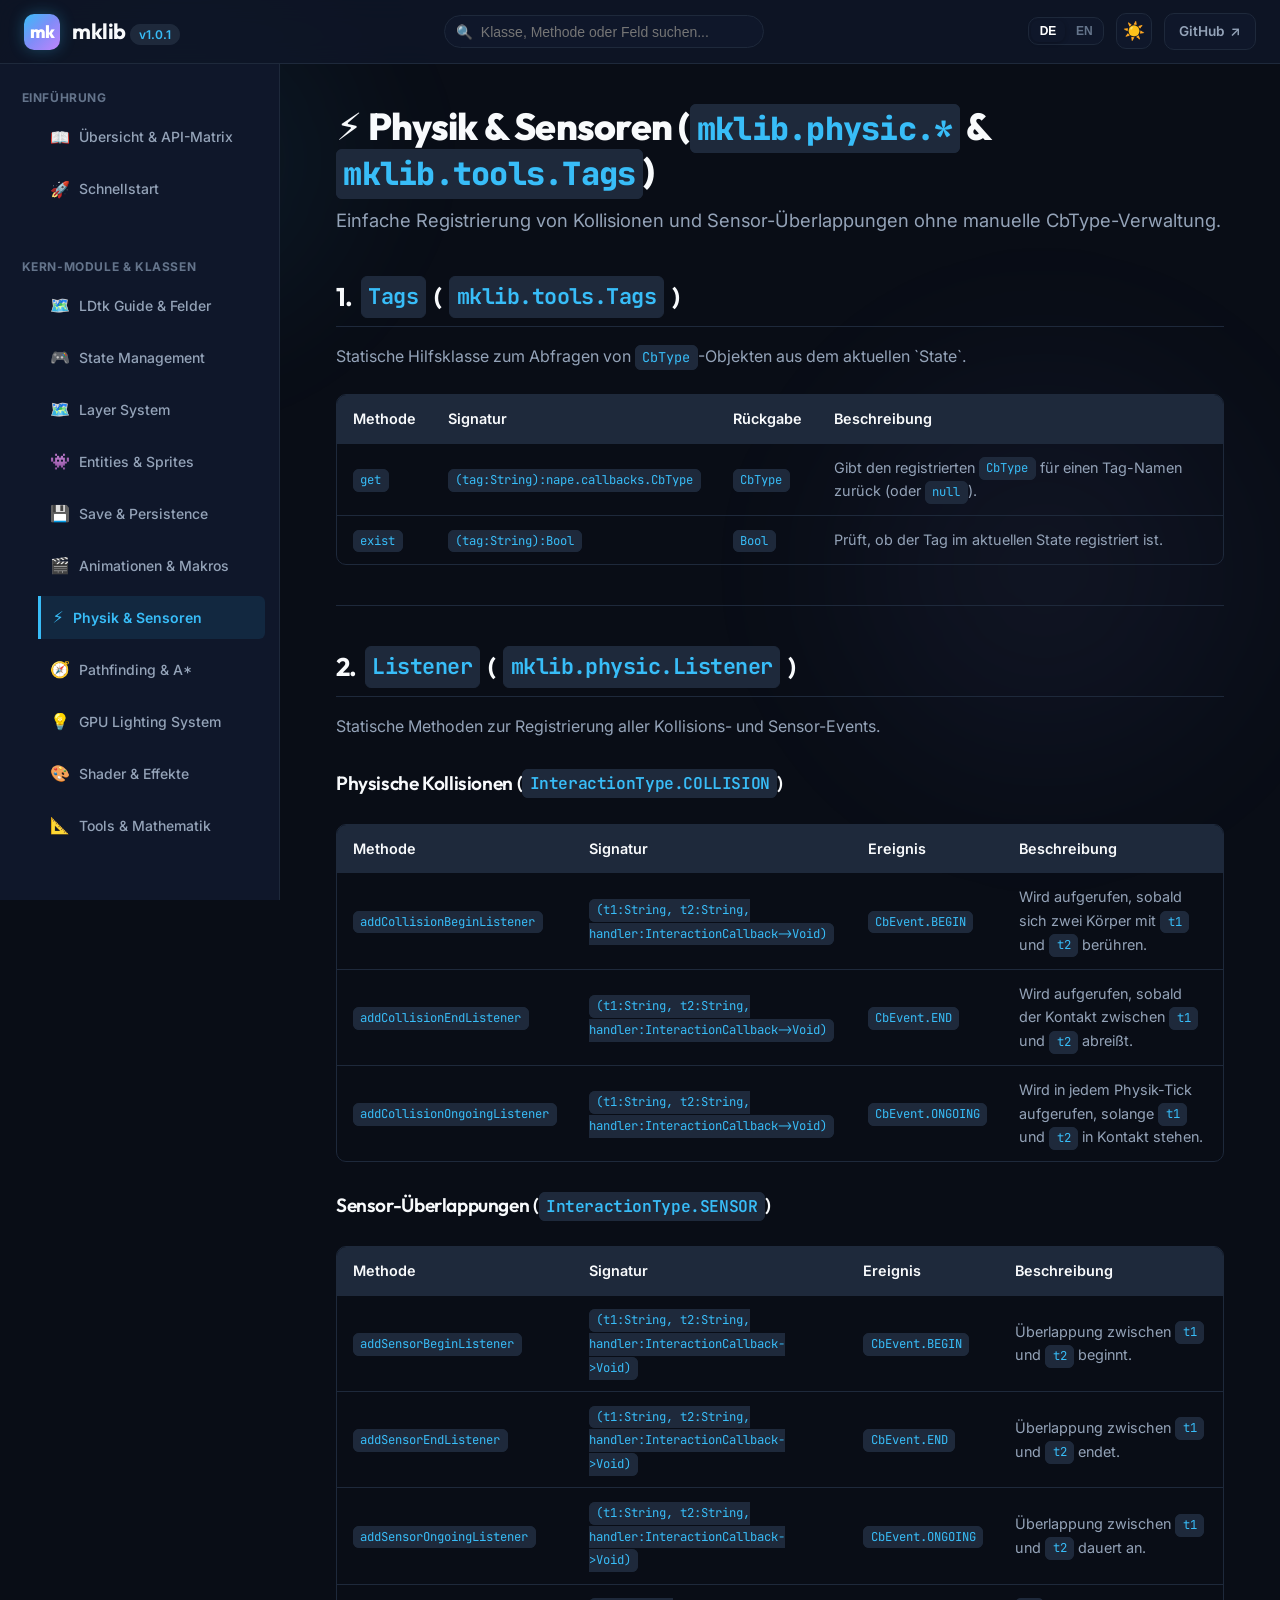
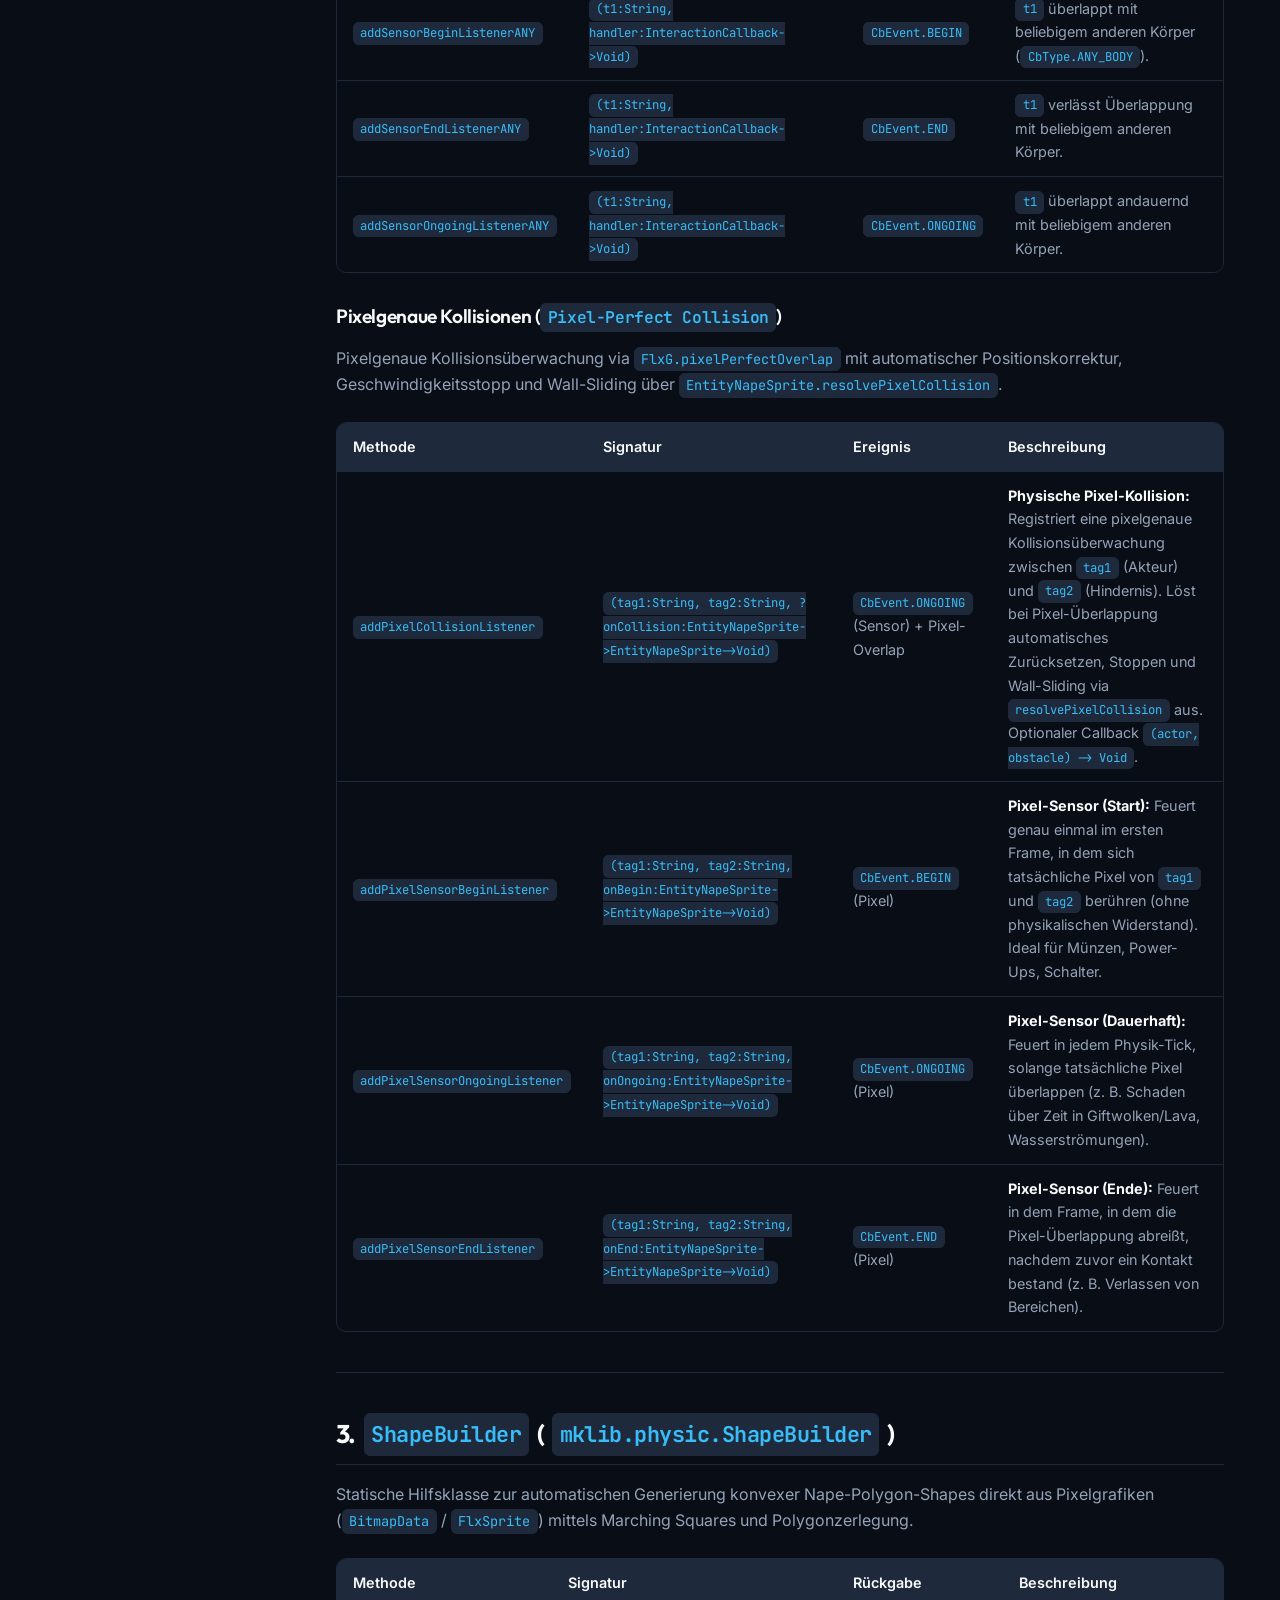
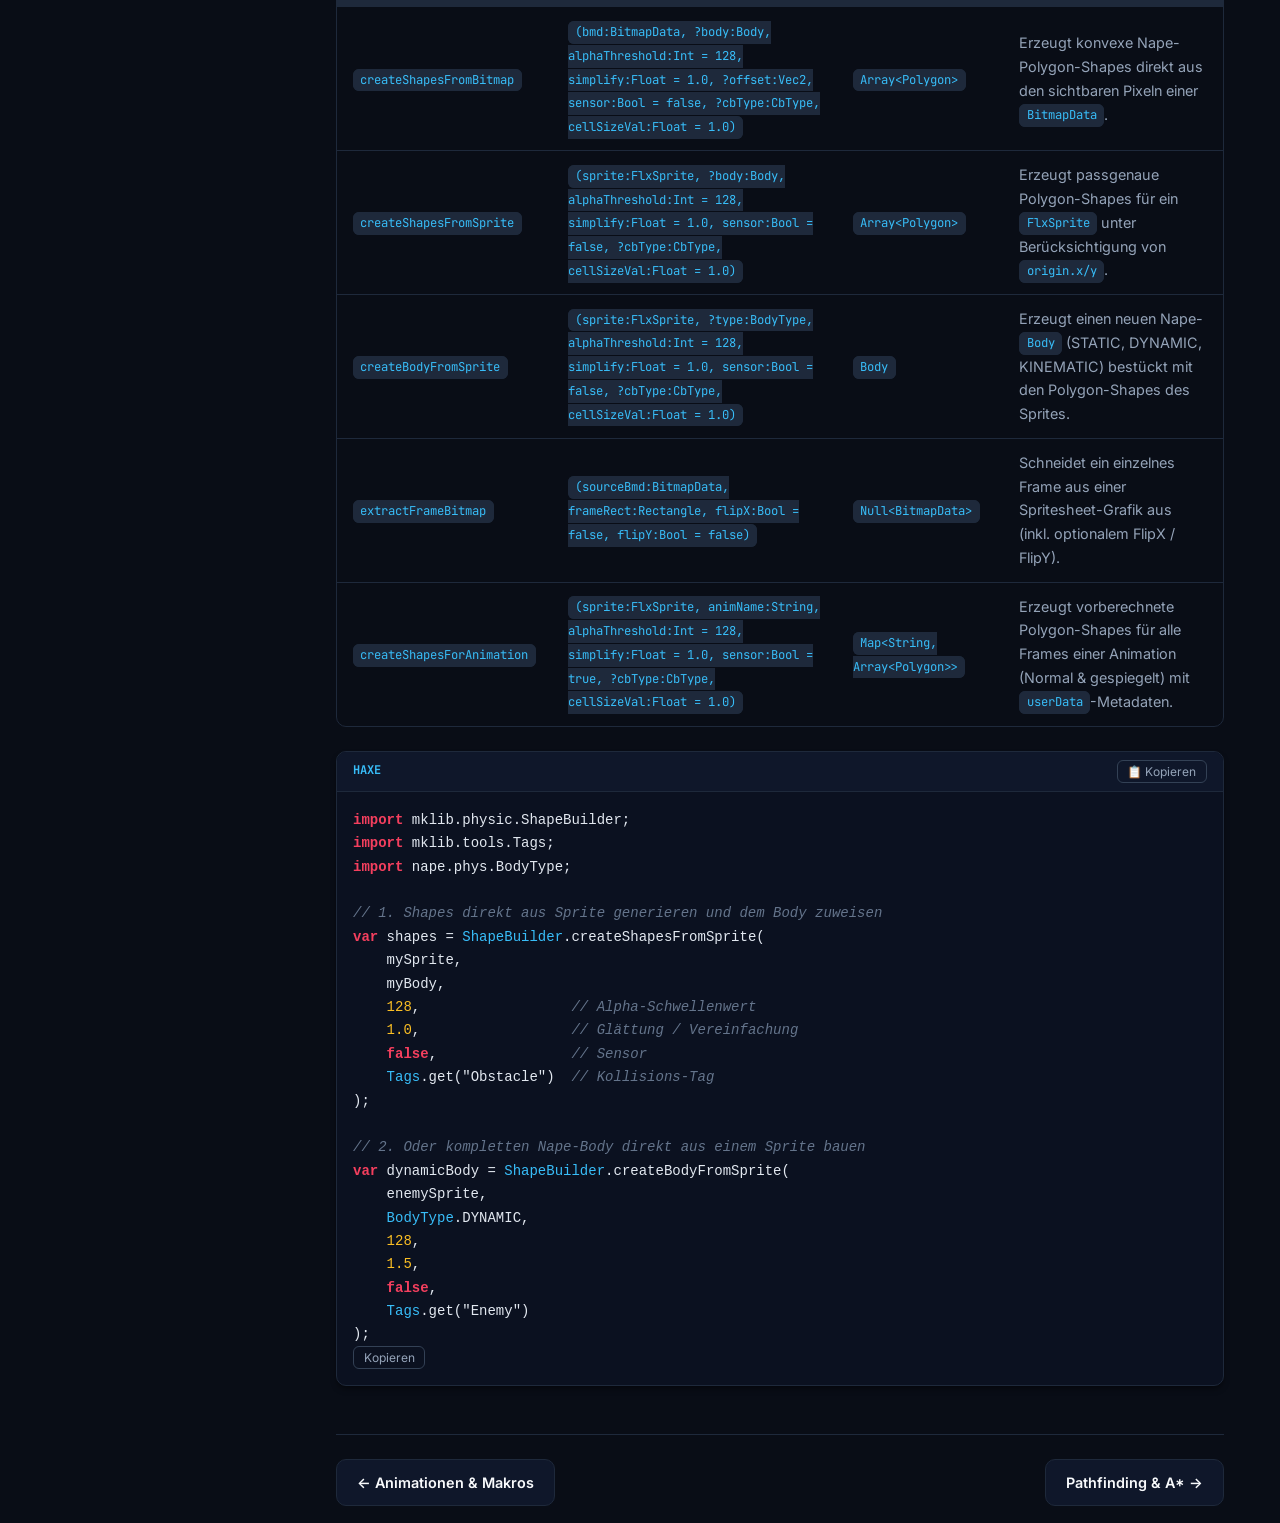
<file: docs/html/physics.html>
<!DOCTYPE html>
<html lang="de" data-theme="dark">
<head>
  <meta charset="UTF-8">
  <meta name="viewport" content="width=device-width, initial-scale=1.0">
  <title>Physik & Sensoren — mklib Dokumentation</title>
  <meta name="description" content="Lückenlose Dokumentation und API-Referenz für mklib — Jede Klasse, Methode und Eigenschaft für HaxeFlixel, LDtk und Nape 2D.">
  <link rel="preconnect" href="https://fonts.googleapis.com">
  <link rel="preconnect" href="https://fonts.gstatic.com" crossorigin>
  <link href="https://fonts.googleapis.com/css2?family=Inter:wght@400;500;600;700;800&family=JetBrains+Mono:wght@400;500;600;700&family=Outfit:wght@600;700;800&display=swap" rel="stylesheet">
  <link rel="stylesheet" href="styles.css">
</head>
<body>
  <!-- Ambient Glow Backgrounds -->
  <div class="bg-decorations">
    <div class="blob-1"></div>
    <div class="blob-2"></div>
  </div>

  <!-- Top Navigation Header -->
  <header class="top-header">
    <div style="display: flex; align-items: center; gap: 1rem;">
      <button class="icon-btn mobile-menu-btn" aria-label="Menü öffnen">☰</button>
      <a href="index.html" class="logo-group">
        <div class="logo-badge">mk</div>
        <div>
          <span class="logo-title">mklib</span>
          <span class="logo-version">v1.0.1</span>
        </div>
      </a>
    </div>

    <!-- Search Input -->
    <div class="header-search">
      <span class="search-icon">🔍</span>
      <input type="text" id="docs-search" class="search-input" placeholder="Klasse, Methode oder Feld suchen..." data-de="Klasse, Methode oder Feld suchen..." data-en="Search class, method, or field..." autocomplete="off">
    </div>

    <!-- Header Actions (Language Switcher & Theme Toggle & GitHub) -->
    <div class="header-actions">
      <!-- Language Switcher -->
      <div class="lang-switch-group">
        <button class="lang-btn active" data-set-lang="de" title="Deutsch">DE</button>
        <button class="lang-btn" data-set-lang="en" title="English">EN</button>
      </div>

      <button id="theme-toggle" class="icon-btn" title="Thema wechseln">☀️</button>
      <a href="https://github.com/markuskahl/mklib" target="_blank" rel="noopener noreferrer" class="github-link">
        <span>GitHub</span>
        <span>↗</span>
      </a>
    </div>
  </header>

  <!-- App Layout Container -->
  <div class="app-container">
    <!-- Sidebar Navigation -->
    <aside class="sidebar">
      <nav class="sidebar-nav">
        <div>
          <div class="nav-section-title" data-de="Einführung" data-en="Introduction">Einführung</div>
          <ul class="nav-list">
            <li class="nav-item"><a href="index.html"><span class="nav-icon">📖</span> <span data-de="Übersicht & API-Matrix" data-en="Overview & API Matrix">Übersicht & API-Matrix</span></a></li>
            <li class="nav-item"><a href="getting-started.html"><span class="nav-icon">🚀</span> <span data-de="Schnellstart" data-en="Quick Start">Schnellstart</span></a></li>
          </ul>
        </div>

        <div>
          <div class="nav-section-title" data-de="Kern-Module & Klassen" data-en="Core Modules & Classes">Kern-Module & Klassen</div>
          <ul class="nav-list">
            <li class="nav-item"><a href="ldtk-guide.html"><span class="nav-icon">🗺️</span> <span data-de="LDtk Guide & Felder" data-en="LDtk Guide & Fields">LDtk Guide & Felder</span></a></li>
            <li class="nav-item"><a href="state.html"><span class="nav-icon">🎮</span> <span data-de="State Management" data-en="State Management">State Management</span></a></li>
            <li class="nav-item"><a href="layers.html"><span class="nav-icon">🗺️</span> <span data-de="Layer System" data-en="Layer System">Layer System</span></a></li>
            <li class="nav-item"><a href="entities.html"><span class="nav-icon">👾</span> <span data-de="Entities & Sprites" data-en="Entities & Sprites">Entities & Sprites</span></a></li>
            <li class="nav-item"><a href="save.html"><span class="nav-icon">💾</span> <span data-de="Save & Persistence" data-en="Save & Persistence">Save & Persistence</span></a></li>
            <li class="nav-item"><a href="animation.html"><span class="nav-icon">🎬</span> <span data-de="Animationen & Makros" data-en="Animations & Macros">Animationen & Makros</span></a></li>
            <li class="nav-item active"><a href="physics.html"><span class="nav-icon">⚡</span> <span data-de="Physik & Sensoren" data-en="Physics & Sensors">Physik & Sensoren</span></a></li>
            <li class="nav-item"><a href="pathfinding.html"><span class="nav-icon">🧭</span> <span data-de="Pathfinding & A*" data-en="Pathfinding & A*">Pathfinding & A*</span></a></li>
            <li class="nav-item"><a href="lighting.html"><span class="nav-icon">💡</span> <span data-de="GPU Lighting System" data-en="GPU Lighting System">GPU Lighting System</span></a></li>
            <li class="nav-item"><a href="effects.html"><span class="nav-icon">🎨</span> <span data-de="Shader & Effekte" data-en="Shaders & Effects">Shader & Effekte</span></a></li>
            <li class="nav-item"><a href="tools-math.html"><span class="nav-icon">📐</span> <span data-de="Tools & Mathematik" data-en="Tools & Mathematics">Tools & Mathematik</span></a></li>
          </ul>
        </div>
      </nav>
    </aside>

    <!-- Main Content Area -->
    <main class="main-content">
      <!-- Section: physics -->
<section id="physics" class="doc-section active">
        <div data-lang="de">
<h1>⚡ Physik & Sensoren (<code>mklib.physic.*</code> & <code>mklib.tools.Tags</code>)</h1>
          <p class="section-desc">Einfache Registrierung von Kollisionen und Sensor-Überlappungen ohne manuelle CbType-Verwaltung.</p>

          <h2>1. <code>Tags</code> (<code>mklib.tools.Tags</code>)</h2>
          <p>Statische Hilfsklasse zum Abfragen von <code>CbType</code>-Objekten aus dem aktuellen `State`.</p>

          <div class="api-table-wrapper">
            <table class="api-table">
              <thead>
                <tr>
                  <th>Methode</th>
                  <th>Signatur</th>
                  <th>Rückgabe</th>
                  <th>Beschreibung</th>
                </tr>
              </thead>
              <tbody>
                <tr>
                  <td><code>get</code></td>
                  <td><code>(tag:String):nape.callbacks.CbType</code></td>
                  <td><code>CbType</code></td>
                  <td>Gibt den registrierten <code>CbType</code> für einen Tag-Namen zurück (oder <code>null</code>).</td>
                </tr>
                <tr>
                  <td><code>exist</code></td>
                  <td><code>(tag:String):Bool</code></td>
                  <td><code>Bool</code></td>
                  <td>Prüft, ob der Tag im aktuellen State registriert ist.</td>
                </tr>
              </tbody>
            </table>
          </div>

          <hr style="margin: 2.5rem 0; border: none; border-top: 1px solid var(--border-color);">

          <h2>2. <code>Listener</code> (<code>mklib.physic.Listener</code>)</h2>
          <p>Statische Methoden zur Registrierung aller Kollisions- und Sensor-Events.</p>

          <h3>Physische Kollisionen (<code>InteractionType.COLLISION</code>)</h3>
          <div class="api-table-wrapper">
            <table class="api-table">
              <thead>
                <tr>
                  <th>Methode</th>
                  <th>Signatur</th>
                  <th>Ereignis</th>
                  <th>Beschreibung</th>
                </tr>
              </thead>
              <tbody>
                <tr>
                  <td><code>addCollisionBeginListener</code></td>
                  <td><code>(t1:String, t2:String, handler:InteractionCallback-&gt;Void)</code></td>
                  <td><code>CbEvent.BEGIN</code></td>
                  <td>Wird aufgerufen, sobald sich zwei Körper mit <code>t1</code> und <code>t2</code> berühren.</td>
                </tr>
                <tr>
                  <td><code>addCollisionEndListener</code></td>
                  <td><code>(t1:String, t2:String, handler:InteractionCallback-&gt;Void)</code></td>
                  <td><code>CbEvent.END</code></td>
                  <td>Wird aufgerufen, sobald der Kontakt zwischen <code>t1</code> und <code>t2</code> abreißt.</td>
                </tr>
                <tr>
                  <td><code>addCollisionOngoingListener</code></td>
                  <td><code>(t1:String, t2:String, handler:InteractionCallback-&gt;Void)</code></td>
                  <td><code>CbEvent.ONGOING</code></td>
                  <td>Wird in jedem Physik-Tick aufgerufen, solange <code>t1</code> und <code>t2</code> in Kontakt stehen.</td>
                </tr>
              </tbody>
            </table>
          </div>

          <h3>Sensor-Überlappungen (<code>InteractionType.SENSOR</code>)</h3>
          <div class="api-table-wrapper">
            <table class="api-table">
              <thead>
                <tr>
                  <th>Methode</th>
                  <th>Signatur</th>
                  <th>Ereignis</th>
                  <th>Beschreibung</th>
                </tr>
              </thead>
              <tbody>
                <tr>
                  <td><code>addSensorBeginListener</code></td>
                  <td><code>(t1:String, t2:String, handler:InteractionCallback-&gt;Void)</code></td>
                  <td><code>CbEvent.BEGIN</code></td>
                  <td>Überlappung zwischen <code>t1</code> und <code>t2</code> beginnt.</td>
                </tr>
                <tr>
                  <td><code>addSensorEndListener</code></td>
                  <td><code>(t1:String, t2:String, handler:InteractionCallback-&gt;Void)</code></td>
                  <td><code>CbEvent.END</code></td>
                  <td>Überlappung zwischen <code>t1</code> und <code>t2</code> endet.</td>
                </tr>
                <tr>
                  <td><code>addSensorOngoingListener</code></td>
                  <td><code>(t1:String, t2:String, handler:InteractionCallback-&gt;Void)</code></td>
                  <td><code>CbEvent.ONGOING</code></td>
                  <td>Überlappung zwischen <code>t1</code> und <code>t2</code> dauert an.</td>
                </tr>
                <tr>
                  <td><code>addSensorBeginListenerANY</code></td>
                  <td><code>(t1:String, handler:InteractionCallback-&gt;Void)</code></td>
                  <td><code>CbEvent.BEGIN</code></td>
                  <td><code>t1</code> überlappt mit beliebigem anderen Körper (<code>CbType.ANY_BODY</code>).</td>
                </tr>
                <tr>
                  <td><code>addSensorEndListenerANY</code></td>
                  <td><code>(t1:String, handler:InteractionCallback-&gt;Void)</code></td>
                  <td><code>CbEvent.END</code></td>
                  <td><code>t1</code> verlässt Überlappung mit beliebigem anderen Körper.</td>
                </tr>
                <tr>
                  <td><code>addSensorOngoingListenerANY</code></td>
                  <td><code>(t1:String, handler:InteractionCallback-&gt;Void)</code></td>
                  <td><code>CbEvent.ONGOING</code></td>
                  <td><code>t1</code> überlappt andauernd mit beliebigem anderen Körper.</td>
                </tr>
              </tbody>
            </table>
          </div>

          <h3>Pixelgenaue Kollisionen (<code>Pixel-Perfect Collision</code>)</h3>
          <p>Pixelgenaue Kollisionsüberwachung via <code>FlxG.pixelPerfectOverlap</code> mit automatischer Positionskorrektur, Geschwindigkeitsstopp und Wall-Sliding über <code>EntityNapeSprite.resolvePixelCollision</code>.</p>
          <div class="api-table-wrapper">
            <table class="api-table">
              <thead>
                <tr>
                  <th>Methode</th>
                  <th>Signatur</th>
                  <th>Ereignis</th>
                  <th>Beschreibung</th>
                </tr>
              </thead>
              <tbody>
                <tr>
                  <td><code>addPixelCollisionListener</code></td>
                  <td><code>(tag1:String, tag2:String, ?onCollision:EntityNapeSprite-&gt;EntityNapeSprite-&gt;Void)</code></td>
                  <td><code>CbEvent.ONGOING</code> (Sensor) + Pixel-Overlap</td>
                  <td><strong>Physische Pixel-Kollision:</strong> Registriert eine pixelgenaue Kollisionsüberwachung zwischen <code>tag1</code> (Akteur) und <code>tag2</code> (Hindernis). Löst bei Pixel-Überlappung automatisches Zurücksetzen, Stoppen und Wall-Sliding via <code>resolvePixelCollision</code> aus. Optionaler Callback <code>(actor, obstacle) -&gt; Void</code>.</td>
                </tr>
                <tr>
                  <td><code>addPixelSensorBeginListener</code></td>
                  <td><code>(tag1:String, tag2:String, onBegin:EntityNapeSprite-&gt;EntityNapeSprite-&gt;Void)</code></td>
                  <td><code>CbEvent.BEGIN</code> (Pixel)</td>
                  <td><strong>Pixel-Sensor (Start):</strong> Feuert genau einmal im ersten Frame, in dem sich tatsächliche Pixel von <code>tag1</code> und <code>tag2</code> berühren (ohne physikalischen Widerstand). Ideal für Münzen, Power-Ups, Schalter.</td>
                </tr>
                <tr>
                  <td><code>addPixelSensorOngoingListener</code></td>
                  <td><code>(tag1:String, tag2:String, onOngoing:EntityNapeSprite-&gt;EntityNapeSprite-&gt;Void)</code></td>
                  <td><code>CbEvent.ONGOING</code> (Pixel)</td>
                  <td><strong>Pixel-Sensor (Dauerhaft):</strong> Feuert in jedem Physik-Tick, solange tatsächliche Pixel überlappen (z. B. Schaden über Zeit in Giftwolken/Lava, Wasserströmungen).</td>
                </tr>
                <tr>
                  <td><code>addPixelSensorEndListener</code></td>
                  <td><code>(tag1:String, tag2:String, onEnd:EntityNapeSprite-&gt;EntityNapeSprite-&gt;Void)</code></td>
                  <td><code>CbEvent.END</code> (Pixel)</td>
                  <td><strong>Pixel-Sensor (Ende):</strong> Feuert in dem Frame, in dem die Pixel-Überlappung abreißt, nachdem zuvor ein Kontakt bestand (z. B. Verlassen von Bereichen).</td>
                </tr>
              </tbody>
            </table>
          </div>

          <hr style="margin: 2.5rem 0; border: none; border-top: 1px solid var(--border-color);">

          <h2>3. <code>ShapeBuilder</code> (<code>mklib.physic.ShapeBuilder</code>)</h2>
          <p>Statische Hilfsklasse zur automatischen Generierung konvexer Nape-Polygon-Shapes direkt aus Pixelgrafiken (<code>BitmapData</code> / <code>FlxSprite</code>) mittels Marching Squares und Polygonzerlegung.</p>

          <div class="api-table-wrapper">
            <table class="api-table">
              <thead>
                <tr>
                  <th>Methode</th>
                  <th>Signatur</th>
                  <th>Rückgabe</th>
                  <th>Beschreibung</th>
                </tr>
              </thead>
              <tbody>
                <tr>
                  <td><code>createShapesFromBitmap</code></td>
                  <td><code>(bmd:BitmapData, ?body:Body, alphaThreshold:Int = 128, simplify:Float = 1.0, ?offset:Vec2, sensor:Bool = false, ?cbType:CbType, cellSizeVal:Float = 1.0)</code></td>
                  <td><code>Array&lt;Polygon&gt;</code></td>
                  <td>Erzeugt konvexe Nape-Polygon-Shapes direkt aus den sichtbaren Pixeln einer <code>BitmapData</code>.</td>
                </tr>
                <tr>
                  <td><code>createShapesFromSprite</code></td>
                  <td><code>(sprite:FlxSprite, ?body:Body, alphaThreshold:Int = 128, simplify:Float = 1.0, sensor:Bool = false, ?cbType:CbType, cellSizeVal:Float = 1.0)</code></td>
                  <td><code>Array&lt;Polygon&gt;</code></td>
                  <td>Erzeugt passgenaue Polygon-Shapes für ein <code>FlxSprite</code> unter Berücksichtigung von <code>origin.x/y</code>.</td>
                </tr>
                <tr>
                  <td><code>createBodyFromSprite</code></td>
                  <td><code>(sprite:FlxSprite, ?type:BodyType, alphaThreshold:Int = 128, simplify:Float = 1.0, sensor:Bool = false, ?cbType:CbType, cellSizeVal:Float = 1.0)</code></td>
                  <td><code>Body</code></td>
                  <td>Erzeugt einen neuen Nape-<code>Body</code> (STATIC, DYNAMIC, KINEMATIC) bestückt mit den Polygon-Shapes des Sprites.</td>
                </tr>
                <tr>
                  <td><code>extractFrameBitmap</code></td>
                  <td><code>(sourceBmd:BitmapData, frameRect:Rectangle, flipX:Bool = false, flipY:Bool = false)</code></td>
                  <td><code>Null&lt;BitmapData&gt;</code></td>
                  <td>Schneidet ein einzelnes Frame aus einer Spritesheet-Grafik aus (inkl. optionalem FlipX / FlipY).</td>
                </tr>
                <tr>
                  <td><code>createShapesForAnimation</code></td>
                  <td><code>(sprite:FlxSprite, animName:String, alphaThreshold:Int = 128, simplify:Float = 1.0, sensor:Bool = true, ?cbType:CbType, cellSizeVal:Float = 1.0)</code></td>
                  <td><code>Map&lt;String, Array&lt;Polygon&gt;&gt;</code></td>
                  <td>Erzeugt vorberechnete Polygon-Shapes für alle Frames einer Animation (Normal & gespiegelt) mit <code>userData</code>-Metadaten.</td>
                </tr>
              </tbody>
            </table>
          </div>

          <div class="code-box" style="margin-top: 1.5rem;">
            <div class="code-header">
              <span class="code-lang-badge">Haxe</span>
              <button class="copy-btn">📋 Kopieren</button>
            </div>
            <pre><code><span class="hl-keyword">import</span> mklib.physic.ShapeBuilder;
<span class="hl-keyword">import</span> mklib.tools.Tags;
<span class="hl-keyword">import</span> nape.phys.BodyType;

<span class="hl-comment">// 1. Shapes direkt aus Sprite generieren und dem Body zuweisen</span>
<span class="hl-keyword">var</span> shapes = <span class="hl-type">ShapeBuilder</span>.createShapesFromSprite(
    mySprite,
    myBody,
    <span class="hl-num">128</span>,                  <span class="hl-comment">// Alpha-Schwellenwert</span>
    <span class="hl-num">1.0</span>,                  <span class="hl-comment">// Glättung / Vereinfachung</span>
    <span class="hl-keyword">false</span>,                <span class="hl-comment">// Sensor</span>
    <span class="hl-type">Tags</span>.get(<span class="hl-str">"Obstacle"</span>)  <span class="hl-comment">// Kollisions-Tag</span>
);

<span class="hl-comment">// 2. Oder kompletten Nape-Body direkt aus einem Sprite bauen</span>
<span class="hl-keyword">var</span> dynamicBody = <span class="hl-type">ShapeBuilder</span>.createBodyFromSprite(
    enemySprite,
    <span class="hl-type">BodyType</span>.DYNAMIC,
    <span class="hl-num">128</span>,
    <span class="hl-num">1.5</span>,
    <span class="hl-keyword">false</span>,
    <span class="hl-type">Tags</span>.get(<span class="hl-str">"Enemy"</span>)
);</code></pre>
          </div>

          <div class="section-nav-footer">
            <a href="animation.html" class="nav-page-btn">← Animationen & Makros</a>
            <a href="pathfinding.html" class="nav-page-btn">Pathfinding & A* →</a>
          </div>
        </div>
        <div data-lang="en">
<h1>⚡ Physics & Sensors (<code>mklib.physic.*</code> & <code>mklib.tools.Tags</code>)</h1>
          <p class="section-desc">Einfache Registrierung von Kollisionen und Sensor-Überlappungen ohne manuelle CbType-Verwaltung.</p>

          <h2>1. <code>Tags</code> (<code>mklib.tools.Tags</code>)</h2>
          <p>Statische Hilfsklasse zum Abfragen von <code>CbType</code>-Objekten aus dem aktuellen `State`.</p>

          <div class="api-table-wrapper">
            <table class="api-table">
              <thead>
                <tr>
                  <th>Method</th>
                  <th>Signature</th>
                  <th>Rückgabe</th>
                  <th>Description</th>
                </tr>
              </thead>
              <tbody>
                <tr>
                  <td><code>get</code></td>
                  <td><code>(tag:String):nape.callbacks.CbType</code></td>
                  <td><code>CbType</code></td>
                  <td>Gibt den registrierten <code>CbType</code> für einen Tag-Namen zurück (oder <code>null</code>).</td>
                </tr>
                <tr>
                  <td><code>exist</code></td>
                  <td><code>(tag:String):Bool</code></td>
                  <td><code>Bool</code></td>
                  <td>Prüft, ob der Tag im aktuellen State registriert ist.</td>
                </tr>
              </tbody>
            </table>
          </div>

          <hr style="margin: 2.5rem 0; border: none; border-top: 1px solid var(--border-color);">

          <h2>2. <code>Listener</code> (<code>mklib.physic.Listener</code>)</h2>
          <p>Statische Methoden zur Registrierung aller Kollisions- und Sensor-Events.</p>

          <h3>Physical Collisions (<code>InteractionType.COLLISION</code>)</h3>
          <div class="api-table-wrapper">
            <table class="api-table">
              <thead>
                <tr>
                  <th>Method</th>
                  <th>Signature</th>
                  <th>Ereignis</th>
                  <th>Description</th>
                </tr>
              </thead>
              <tbody>
                <tr>
                  <td><code>addCollisionBeginListener</code></td>
                  <td><code>(t1:String, t2:String, handler:InteractionCallback-&gt;Void)</code></td>
                  <td><code>CbEvent.BEGIN</code></td>
                  <td>Wird aufgerufen, sobald sich zwei Körper mit <code>t1</code> und <code>t2</code> berühren.</td>
                </tr>
                <tr>
                  <td><code>addCollisionEndListener</code></td>
                  <td><code>(t1:String, t2:String, handler:InteractionCallback-&gt;Void)</code></td>
                  <td><code>CbEvent.END</code></td>
                  <td>Wird aufgerufen, sobald der Kontakt zwischen <code>t1</code> und <code>t2</code> abreißt.</td>
                </tr>
                <tr>
                  <td><code>addCollisionOngoingListener</code></td>
                  <td><code>(t1:String, t2:String, handler:InteractionCallback-&gt;Void)</code></td>
                  <td><code>CbEvent.ONGOING</code></td>
                  <td>Wird in jedem Physik-Tick aufgerufen, solange <code>t1</code> und <code>t2</code> in Kontakt stehen.</td>
                </tr>
              </tbody>
            </table>
          </div>

          <h3>Sensor Overlaps (<code>InteractionType.SENSOR</code>)</h3>
          <div class="api-table-wrapper">
            <table class="api-table">
              <thead>
                <tr>
                  <th>Method</th>
                  <th>Signature</th>
                  <th>Ereignis</th>
                  <th>Description</th>
                </tr>
              </thead>
              <tbody>
                <tr>
                  <td><code>addSensorBeginListener</code></td>
                  <td><code>(t1:String, t2:String, handler:InteractionCallback-&gt;Void)</code></td>
                  <td><code>CbEvent.BEGIN</code></td>
                  <td>Überlappung zwischen <code>t1</code> und <code>t2</code> beginnt.</td>
                </tr>
                <tr>
                  <td><code>addSensorEndListener</code></td>
                  <td><code>(t1:String, t2:String, handler:InteractionCallback-&gt;Void)</code></td>
                  <td><code>CbEvent.END</code></td>
                  <td>Überlappung zwischen <code>t1</code> und <code>t2</code> endet.</td>
                </tr>
                <tr>
                  <td><code>addSensorOngoingListener</code></td>
                  <td><code>(t1:String, t2:String, handler:InteractionCallback-&gt;Void)</code></td>
                  <td><code>CbEvent.ONGOING</code></td>
                  <td>Überlappung zwischen <code>t1</code> und <code>t2</code> dauert an.</td>
                </tr>
                <tr>
                  <td><code>addSensorBeginListenerANY</code></td>
                  <td><code>(t1:String, handler:InteractionCallback-&gt;Void)</code></td>
                  <td><code>CbEvent.BEGIN</code></td>
                  <td><code>t1</code> überlappt mit beliebigem anderen Körper (<code>CbType.ANY_BODY</code>).</td>
                </tr>
                <tr>
                  <td><code>addSensorEndListenerANY</code></td>
                  <td><code>(t1:String, handler:InteractionCallback-&gt;Void)</code></td>
                  <td><code>CbEvent.END</code></td>
                  <td><code>t1</code> verlässt Überlappung mit beliebigem anderen Körper.</td>
                </tr>
                <tr>
                  <td><code>addSensorOngoingListenerANY</code></td>
                  <td><code>(t1:String, handler:InteractionCallback-&gt;Void)</code></td>
                  <td><code>CbEvent.ONGOING</code></td>
                  <td><code>t1</code> overlaps continuously with any other body.</td>
                </tr>
              </tbody>
            </table>
          </div>

          <h3>Pixel-Perfect Collisions</h3>
          <p>Pixel-accurate collision detection via <code>FlxG.pixelPerfectOverlap</code> with automatic position correction, velocity stopping, and smooth wall-sliding via <code>EntityNapeSprite.resolvePixelCollision</code>.</p>
          <div class="api-table-wrapper">
            <table class="api-table">
              <thead>
                <tr>
                  <th>Method</th>
                  <th>Signature</th>
                  <th>Event</th>
                  <th>Description</th>
                </tr>
              </thead>
              <tbody>
                <tr>
                  <td><code>addPixelCollisionListener</code></td>
                  <td><code>(tag1:String, tag2:String, ?onCollision:EntityNapeSprite-&gt;EntityNapeSprite-&gt;Void)</code></td>
                  <td><code>CbEvent.ONGOING</code> (Sensor) + Pixel Overlap</td>
                  <td><strong>Physical Pixel Collision:</strong> Registers pixel-perfect collision detection between <code>tag1</code> (moving actor) and <code>tag2</code> (obstacle). Automatically handles positional reset, stopping, and wall-sliding via <code>resolvePixelCollision</code>. Optional callback <code>(actor, obstacle) -&gt; Void</code>.</td>
                </tr>
                <tr>
                  <td><code>addPixelSensorBeginListener</code></td>
                  <td><code>(tag1:String, tag2:String, onBegin:EntityNapeSprite-&gt;EntityNapeSprite-&gt;Void)</code></td>
                  <td><code>CbEvent.BEGIN</code> (Pixel)</td>
                  <td><strong>Pixel Sensor (Begin):</strong> Fires once in the exact frame when actual visible pixels of <code>tag1</code> and <code>tag2</code> touch (without blocking physical movement). Ideal for collectibles, triggers, switches.</td>
                </tr>
                <tr>
                  <td><code>addPixelSensorOngoingListener</code></td>
                  <td><code>(tag1:String, tag2:String, onOngoing:EntityNapeSprite-&gt;EntityNapeSprite-&gt;Void)</code></td>
                  <td><code>CbEvent.ONGOING</code> (Pixel)</td>
                  <td><strong>Pixel Sensor (Ongoing):</strong> Fires every physics tick while visible pixels are overlapping (e.g. damage over time in hazards/lava, currents).</td>
                </tr>
                <tr>
                  <td><code>addPixelSensorEndListener</code></td>
                  <td><code>(tag1:String, tag2:String, onEnd:EntityNapeSprite-&gt;EntityNapeSprite-&gt;Void)</code></td>
                  <td><code>CbEvent.END</code> (Pixel)</td>
                  <td><strong>Pixel Sensor (End):</strong> Fires in the frame when pixel overlap ceases after having previously overlapped (e.g. exiting zones).</td>
                </tr>
              </tbody>
            </table>
          </div>

          <hr style="margin: 2.5rem 0; border: none; border-top: 1px solid var(--border-color);">

          <h2>3. <code>ShapeBuilder</code> (<code>mklib.physic.ShapeBuilder</code>)</h2>
          <p>Static utility for automated convex polygon shape generation directly from pixel graphics (<code>BitmapData</code> / <code>FlxSprite</code>) using Marching Squares and polygon decomposition.</p>

          <div class="api-table-wrapper">
            <table class="api-table">
              <thead>
                <tr>
                  <th>Method</th>
                  <th>Signature</th>
                  <th>Return</th>
                  <th>Description</th>
                </tr>
              </thead>
              <tbody>
                <tr>
                  <td><code>createShapesFromBitmap</code></td>
                  <td><code>(bmd:BitmapData, ?body:Body, alphaThreshold:Int = 128, simplify:Float = 1.0, ?offset:Vec2, sensor:Bool = false, ?cbType:CbType, cellSizeVal:Float = 1.0)</code></td>
                  <td><code>Array&lt;Polygon&gt;</code></td>
                  <td>Generates convex Nape polygon shapes directly from visible pixels of a <code>BitmapData</code>.</td>
                </tr>
                <tr>
                  <td><code>createShapesFromSprite</code></td>
                  <td><code>(sprite:FlxSprite, ?body:Body, alphaThreshold:Int = 128, simplify:Float = 1.0, sensor:Bool = false, ?cbType:CbType, cellSizeVal:Float = 1.0)</code></td>
                  <td><code>Array&lt;Polygon&gt;</code></td>
                  <td>Generates tailored polygon shapes for an <code>FlxSprite</code> respecting origin offset.</td>
                </tr>
                <tr>
                  <td><code>createBodyFromSprite</code></td>
                  <td><code>(sprite:FlxSprite, ?type:BodyType, alphaThreshold:Int = 128, simplify:Float = 1.0, sensor:Bool = false, ?cbType:CbType, cellSizeVal:Float = 1.0)</code></td>
                  <td><code>Body</code></td>
                  <td>Creates a new Nape <code>Body</code> (STATIC, DYNAMIC, KINEMATIC) populated with the sprite's polygon shapes.</td>
                </tr>
                <tr>
                  <td><code>extractFrameBitmap</code></td>
                  <td><code>(sourceBmd:BitmapData, frameRect:Rectangle, flipX:Bool = false, flipY:Bool = false)</code></td>
                  <td><code>Null&lt;BitmapData&gt;</code></td>
                  <td>Extracts a single frame rectangle from a spritesheet graphic (with optional flipX / flipY).</td>
                </tr>
                <tr>
                  <td><code>createShapesForAnimation</code></td>
                  <td><code>(sprite:FlxSprite, animName:String, alphaThreshold:Int = 128, simplify:Float = 1.0, sensor:Bool = true, ?cbType:CbType, cellSizeVal:Float = 1.0)</code></td>
                  <td><code>Map&lt;String, Array&lt;Polygon&gt;&gt;</code></td>
                  <td>Generates precalculated polygon shapes for all animation frames (normal & flipped) with <code>userData</code> tags.</td>
                </tr>
              </tbody>
            </table>
          </div>

          <div class="code-box" style="margin-top: 1.5rem;">
            <div class="code-header">
              <span class="code-lang-badge">Haxe</span>
              <button class="copy-btn">📋 Copy</button>
            </div>
            <pre><code><span class="hl-keyword">import</span> mklib.physic.ShapeBuilder;
<span class="hl-keyword">import</span> mklib.tools.Tags;
<span class="hl-keyword">import</span> nape.phys.BodyType;

<span class="hl-comment">// 1. Generate shapes from sprite and attach to body</span>
<span class="hl-keyword">var</span> shapes = <span class="hl-type">ShapeBuilder</span>.createShapesFromSprite(
    mySprite,
    myBody,
    <span class="hl-num">128</span>,                  <span class="hl-comment">// Alpha threshold</span>
    <span class="hl-num">1.0</span>,                  <span class="hl-comment">// Smoothing / simplification</span>
    <span class="hl-keyword">false</span>,                <span class="hl-comment">// Sensor</span>
    <span class="hl-type">Tags</span>.get(<span class="hl-str">"Obstacle"</span>)  <span class="hl-comment">// Collision tag</span>
);

<span class="hl-comment">// 2. Or create an entire new Nape body directly from a sprite</span>
<span class="hl-keyword">var</span> dynamicBody = <span class="hl-type">ShapeBuilder</span>.createBodyFromSprite(
    enemySprite,
    <span class="hl-type">BodyType</span>.DYNAMIC,
    <span class="hl-num">128</span>,
    <span class="hl-num">1.5</span>,
    <span class="hl-keyword">false</span>,
    <span class="hl-type">Tags</span>.get(<span class="hl-str">"Enemy"</span>)
);</code></pre>
          </div>

          <div class="section-nav-footer">
            <a href="animation.html" class="nav-page-btn">← Animationen & Makros</a>
            <a href="pathfinding.html" class="nav-page-btn">Pathfinding & A* →</a>
          </div>
        </div>
      </section>
    </main>
  </div>

  <script src="app.js"></script>
</body>
</html>
</file>
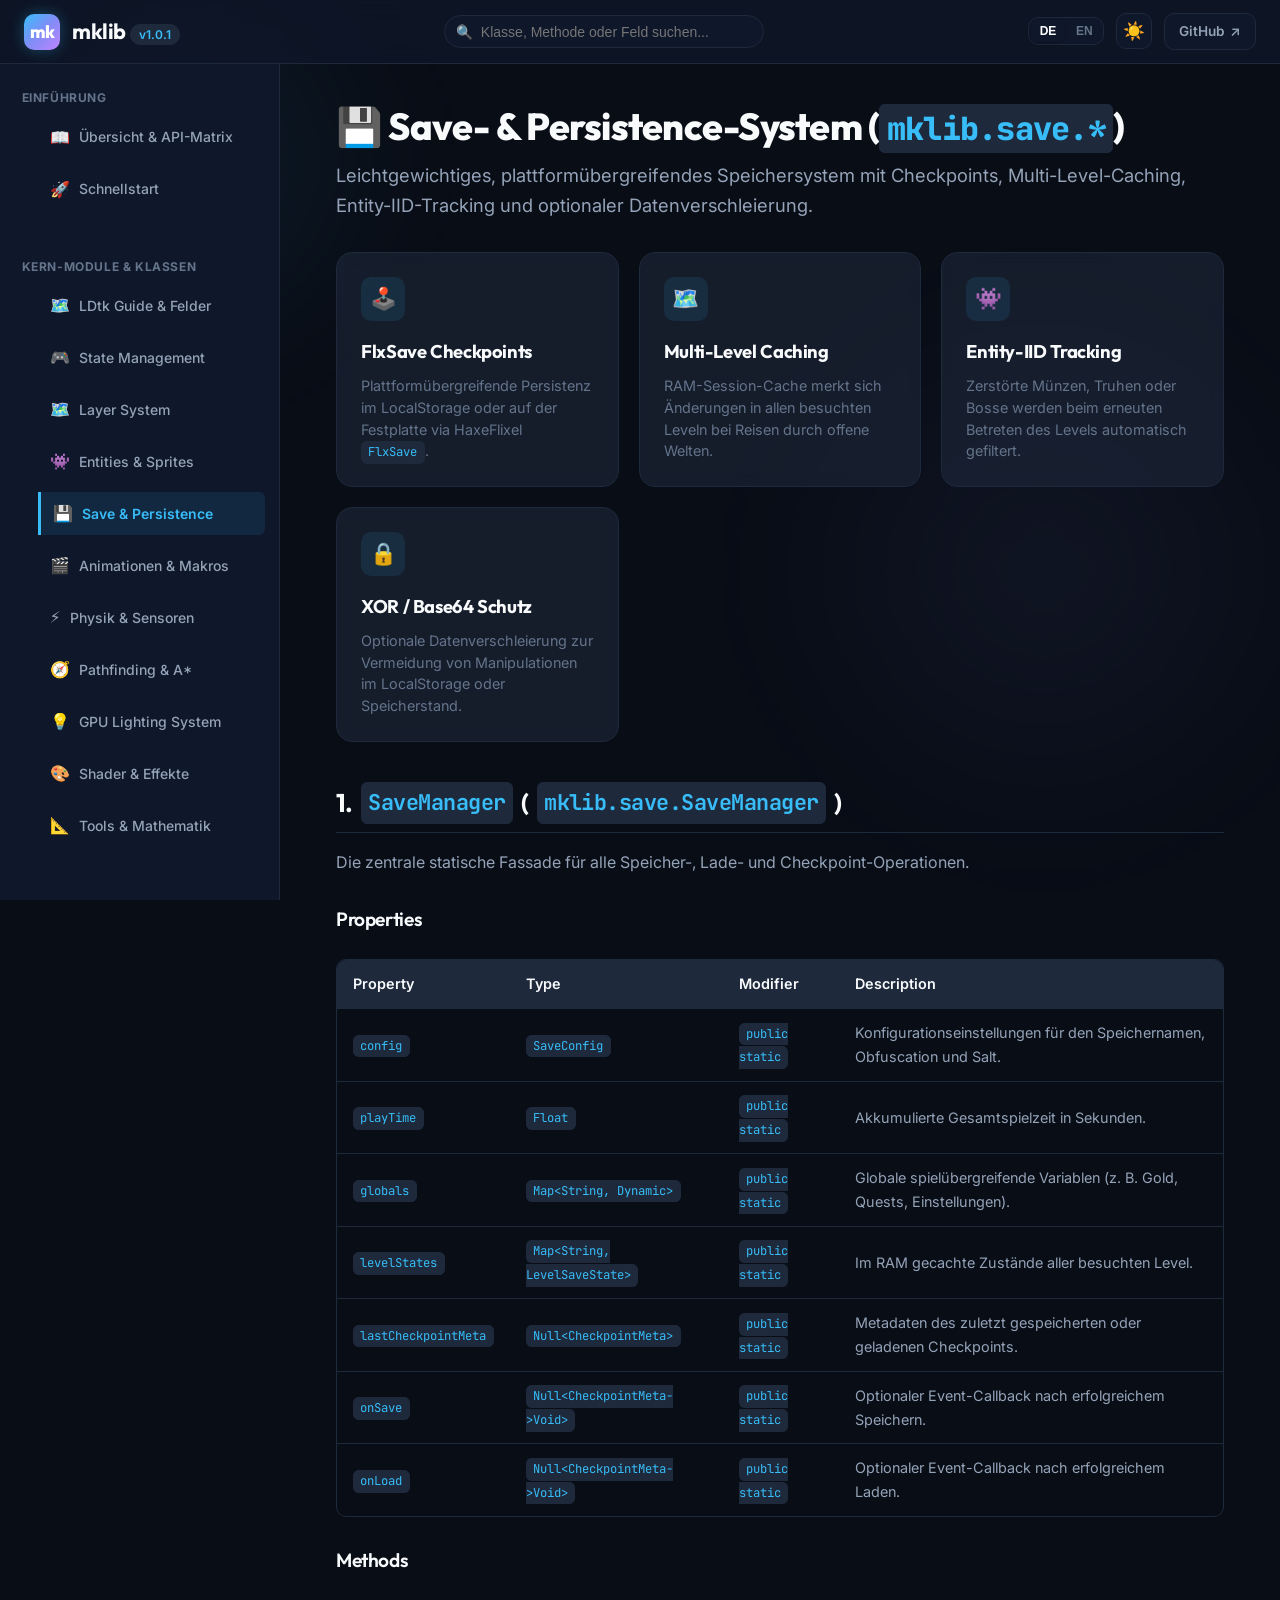
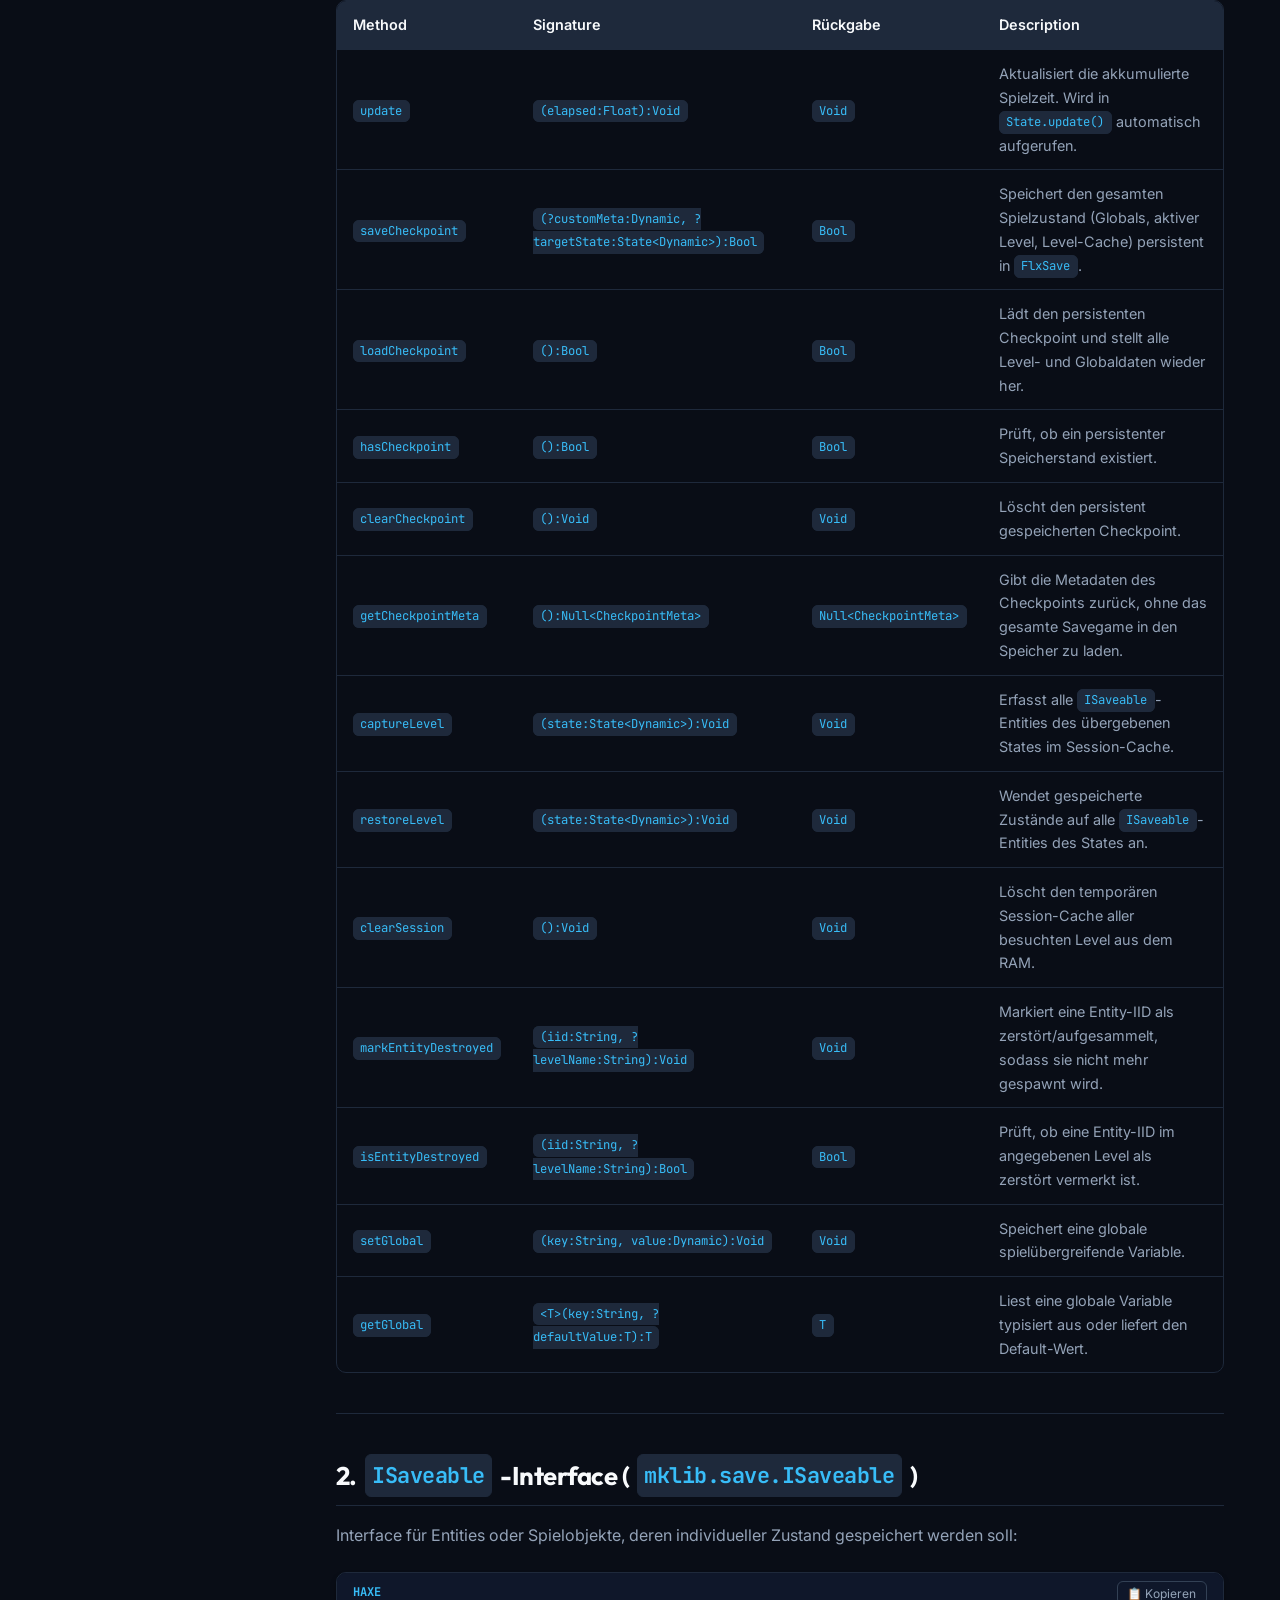
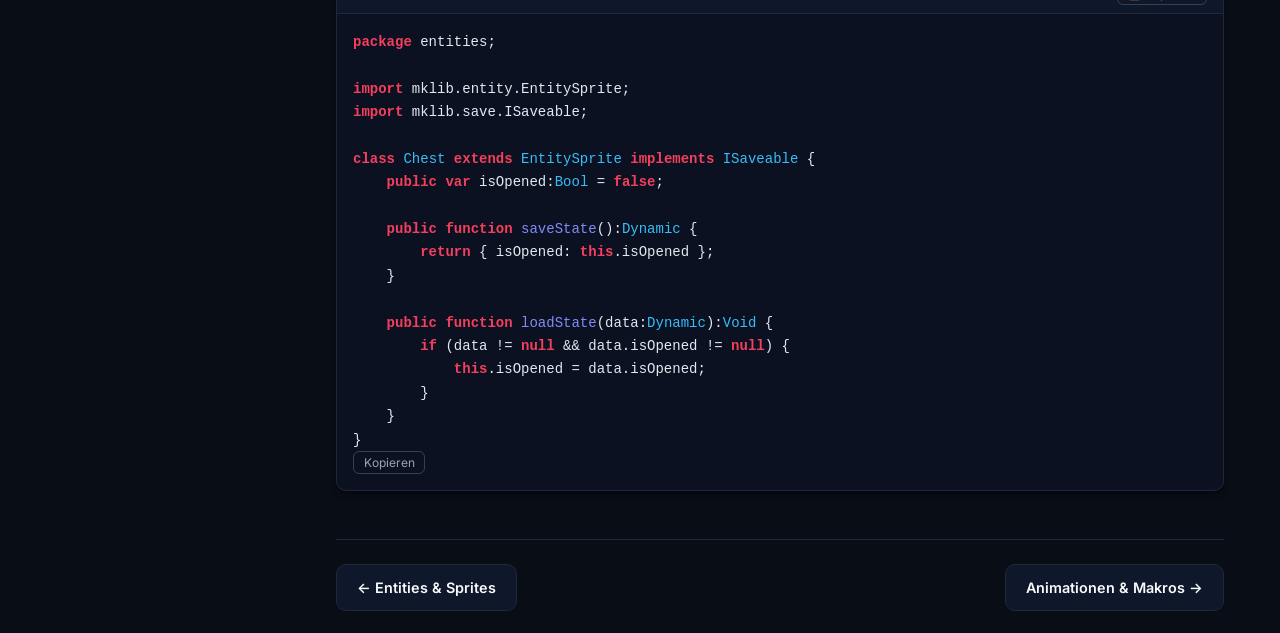
<file: docs/html/save.html>
<!DOCTYPE html>
<html lang="de" data-theme="dark">
<head>
  <meta charset="UTF-8">
  <meta name="viewport" content="width=device-width, initial-scale=1.0">
  <title>Save & Persistence — mklib Dokumentation</title>
  <meta name="description" content="Lückenlose Dokumentation und API-Referenz für mklib — Jede Klasse, Methode und Eigenschaft für HaxeFlixel, LDtk und Nape 2D.">
  <link rel="preconnect" href="https://fonts.googleapis.com">
  <link rel="preconnect" href="https://fonts.gstatic.com" crossorigin>
  <link href="https://fonts.googleapis.com/css2?family=Inter:wght@400;500;600;700;800&family=JetBrains+Mono:wght@400;500;600;700&family=Outfit:wght@600;700;800&display=swap" rel="stylesheet">
  <link rel="stylesheet" href="styles.css">
</head>
<body>
  <!-- Ambient Glow Backgrounds -->
  <div class="bg-decorations">
    <div class="blob-1"></div>
    <div class="blob-2"></div>
  </div>

  <!-- Top Navigation Header -->
  <header class="top-header">
    <div style="display: flex; align-items: center; gap: 1rem;">
      <button class="icon-btn mobile-menu-btn" aria-label="Menü öffnen">☰</button>
      <a href="index.html" class="logo-group">
        <div class="logo-badge">mk</div>
        <div>
          <span class="logo-title">mklib</span>
          <span class="logo-version">v1.0.1</span>
        </div>
      </a>
    </div>

    <!-- Search Input -->
    <div class="header-search">
      <span class="search-icon">🔍</span>
      <input type="text" id="docs-search" class="search-input" placeholder="Klasse, Methode oder Feld suchen..." data-de="Klasse, Methode oder Feld suchen..." data-en="Search class, method, or field..." autocomplete="off">
    </div>

    <!-- Header Actions (Language Switcher & Theme Toggle & GitHub) -->
    <div class="header-actions">
      <!-- Language Switcher -->
      <div class="lang-switch-group">
        <button class="lang-btn active" data-set-lang="de" title="Deutsch">DE</button>
        <button class="lang-btn" data-set-lang="en" title="English">EN</button>
      </div>

      <button id="theme-toggle" class="icon-btn" title="Thema wechseln">☀️</button>
      <a href="https://github.com/markuskahl/mklib" target="_blank" rel="noopener noreferrer" class="github-link">
        <span>GitHub</span>
        <span>↗</span>
      </a>
    </div>
  </header>

  <!-- App Layout Container -->
  <div class="app-container">
    <!-- Sidebar Navigation -->
    <aside class="sidebar">
      <nav class="sidebar-nav">
        <div>
          <div class="nav-section-title" data-de="Einführung" data-en="Introduction">Einführung</div>
          <ul class="nav-list">
            <li class="nav-item"><a href="index.html"><span class="nav-icon">📖</span> <span data-de="Übersicht & API-Matrix" data-en="Overview & API Matrix">Übersicht & API-Matrix</span></a></li>
            <li class="nav-item"><a href="getting-started.html"><span class="nav-icon">🚀</span> <span data-de="Schnellstart" data-en="Quick Start">Schnellstart</span></a></li>
          </ul>
        </div>

        <div>
          <div class="nav-section-title" data-de="Kern-Module & Klassen" data-en="Core Modules & Classes">Kern-Module & Klassen</div>
          <ul class="nav-list">
            <li class="nav-item"><a href="ldtk-guide.html"><span class="nav-icon">🗺️</span> <span data-de="LDtk Guide & Felder" data-en="LDtk Guide & Fields">LDtk Guide & Felder</span></a></li>
            <li class="nav-item"><a href="state.html"><span class="nav-icon">🎮</span> <span data-de="State Management" data-en="State Management">State Management</span></a></li>
            <li class="nav-item"><a href="layers.html"><span class="nav-icon">🗺️</span> <span data-de="Layer System" data-en="Layer System">Layer System</span></a></li>
            <li class="nav-item"><a href="entities.html"><span class="nav-icon">👾</span> <span data-de="Entities & Sprites" data-en="Entities & Sprites">Entities & Sprites</span></a></li>
            <li class="nav-item active"><a href="save.html"><span class="nav-icon">💾</span> <span data-de="Save & Persistence" data-en="Save & Persistence">Save & Persistence</span></a></li>
            <li class="nav-item"><a href="animation.html"><span class="nav-icon">🎬</span> <span data-de="Animationen & Makros" data-en="Animations & Macros">Animationen & Makros</span></a></li>
            <li class="nav-item"><a href="physics.html"><span class="nav-icon">⚡</span> <span data-de="Physik & Sensoren" data-en="Physics & Sensors">Physik & Sensoren</span></a></li>
            <li class="nav-item"><a href="pathfinding.html"><span class="nav-icon">🧭</span> <span data-de="Pathfinding & A*" data-en="Pathfinding & A*">Pathfinding & A*</span></a></li>
            <li class="nav-item"><a href="lighting.html"><span class="nav-icon">💡</span> <span data-de="GPU Lighting System" data-en="GPU Lighting System">GPU Lighting System</span></a></li>
            <li class="nav-item"><a href="effects.html"><span class="nav-icon">🎨</span> <span data-de="Shader & Effekte" data-en="Shaders & Effects">Shader & Effekte</span></a></li>
            <li class="nav-item"><a href="tools-math.html"><span class="nav-icon">📐</span> <span data-de="Tools & Mathematik" data-en="Tools & Mathematics">Tools & Mathematik</span></a></li>
          </ul>
        </div>
      </nav>
    </aside>

    <!-- Main Content Area -->
    <main class="main-content">
      <!-- Section: save -->
<section id="save" class="doc-section active">
        <div data-lang="de">
          <h1>💾 Save- & Persistence-System (<code>mklib.save.*</code>)</h1>
          <p class="section-desc">
            Leichtgewichtiges, plattformübergreifendes Speichersystem mit Checkpoints, Multi-Level-Caching, Entity-IID-Tracking und optionaler Datenverschleierung.
          </p>

          <div class="feature-grid" style="margin: 1.5rem 0;">
            <div class="feature-card">
              <div class="feature-icon">🕹️</div>
              <h3>FlxSave Checkpoints</h3>
              <p>Plattformübergreifende Persistenz im LocalStorage oder auf der Festplatte via HaxeFlixel <code>FlxSave</code>.</p>
            </div>
            <div class="feature-card">
              <div class="feature-icon">🗺️</div>
              <h3>Multi-Level Caching</h3>
              <p>RAM-Session-Cache merkt sich Änderungen in allen besuchten Leveln bei Reisen durch offene Welten.</p>
            </div>
            <div class="feature-card">
              <div class="feature-icon">👾</div>
              <h3>Entity-IID Tracking</h3>
              <p>Zerstörte Münzen, Truhen oder Bosse werden beim erneuten Betreten des Levels automatisch gefiltert.</p>
            </div>
            <div class="feature-card">
              <div class="feature-icon">🔒</div>
              <h3>XOR / Base64 Schutz</h3>
              <p>Optionale Datenverschleierung zur Vermeidung von Manipulationen im LocalStorage oder Speicherstand.</p>
            </div>
          </div>

          <h2>1. <code>SaveManager</code> (<code>mklib.save.SaveManager</code>)</h2>
          <p>Die zentrale statische Fassade für alle Speicher-, Lade- und Checkpoint-Operationen.</p>

          <h3>Properties</h3>
          <div class="api-table-wrapper">
            <table class="api-table">
              <thead>
                <tr>
                  <th>Property</th>
                  <th>Type</th>
                  <th>Modifier</th>
                  <th>Description</th>
                </tr>
              </thead>
              <tbody>
                <tr>
                  <td><code>config</code></td>
                  <td><code>SaveConfig</code></td>
                  <td><code>public static</code></td>
                  <td>Konfigurationseinstellungen für den Speichernamen, Obfuscation und Salt.</td>
                </tr>
                <tr>
                  <td><code>playTime</code></td>
                  <td><code>Float</code></td>
                  <td><code>public static</code></td>
                  <td>Akkumulierte Gesamtspielzeit in Sekunden.</td>
                </tr>
                <tr>
                  <td><code>globals</code></td>
                  <td><code>Map&lt;String, Dynamic&gt;</code></td>
                  <td><code>public static</code></td>
                  <td>Globale spielübergreifende Variablen (z. B. Gold, Quests, Einstellungen).</td>
                </tr>
                <tr>
                  <td><code>levelStates</code></td>
                  <td><code>Map&lt;String, LevelSaveState&gt;</code></td>
                  <td><code>public static</code></td>
                  <td>Im RAM gecachte Zustände aller besuchten Level.</td>
                </tr>
                <tr>
                  <td><code>lastCheckpointMeta</code></td>
                  <td><code>Null&lt;CheckpointMeta&gt;</code></td>
                  <td><code>public static</code></td>
                  <td>Metadaten des zuletzt gespeicherten oder geladenen Checkpoints.</td>
                </tr>
                <tr>
                  <td><code>onSave</code></td>
                  <td><code>Null&lt;CheckpointMeta-&gt;Void&gt;</code></td>
                  <td><code>public static</code></td>
                  <td>Optionaler Event-Callback nach erfolgreichem Speichern.</td>
                </tr>
                <tr>
                  <td><code>onLoad</code></td>
                  <td><code>Null&lt;CheckpointMeta-&gt;Void&gt;</code></td>
                  <td><code>public static</code></td>
                  <td>Optionaler Event-Callback nach erfolgreichem Laden.</td>
                </tr>
              </tbody>
            </table>
          </div>

          <h3>Methods</h3>
          <div class="api-table-wrapper">
            <table class="api-table">
              <thead>
                <tr>
                  <th>Method</th>
                  <th>Signature</th>
                  <th>Rückgabe</th>
                  <th>Description</th>
                </tr>
              </thead>
              <tbody>
                <tr>
                  <td><code>update</code></td>
                  <td><code>(elapsed:Float):Void</code></td>
                  <td><code>Void</code></td>
                  <td>Aktualisiert die akkumulierte Spielzeit. Wird in <code>State.update()</code> automatisch aufgerufen.</td>
                </tr>
                <tr>
                  <td><code>saveCheckpoint</code></td>
                  <td><code>(?customMeta:Dynamic, ?targetState:State&lt;Dynamic&gt;):Bool</code></td>
                  <td><code>Bool</code></td>
                  <td>Speichert den gesamten Spielzustand (Globals, aktiver Level, Level-Cache) persistent in <code>FlxSave</code>.</td>
                </tr>
                <tr>
                  <td><code>loadCheckpoint</code></td>
                  <td><code>():Bool</code></td>
                  <td><code>Bool</code></td>
                  <td>Lädt den persistenten Checkpoint und stellt alle Level- und Globaldaten wieder her.</td>
                </tr>
                <tr>
                  <td><code>hasCheckpoint</code></td>
                  <td><code>():Bool</code></td>
                  <td><code>Bool</code></td>
                  <td>Prüft, ob ein persistenter Speicherstand existiert.</td>
                </tr>
                <tr>
                  <td><code>clearCheckpoint</code></td>
                  <td><code>():Void</code></td>
                  <td><code>Void</code></td>
                  <td>Löscht den persistent gespeicherten Checkpoint.</td>
                </tr>
                <tr>
                  <td><code>getCheckpointMeta</code></td>
                  <td><code>():Null&lt;CheckpointMeta&gt;</code></td>
                  <td><code>Null&lt;CheckpointMeta&gt;</code></td>
                  <td>Gibt die Metadaten des Checkpoints zurück, ohne das gesamte Savegame in den Speicher zu laden.</td>
                </tr>
                <tr>
                  <td><code>captureLevel</code></td>
                  <td><code>(state:State&lt;Dynamic&gt;):Void</code></td>
                  <td><code>Void</code></td>
                  <td>Erfasst alle <code>ISaveable</code>-Entities des übergebenen States im Session-Cache.</td>
                </tr>
                <tr>
                  <td><code>restoreLevel</code></td>
                  <td><code>(state:State&lt;Dynamic&gt;):Void</code></td>
                  <td><code>Void</code></td>
                  <td>Wendet gespeicherte Zustände auf alle <code>ISaveable</code>-Entities des States an.</td>
                </tr>
                <tr>
                  <td><code>clearSession</code></td>
                  <td><code>():Void</code></td>
                  <td><code>Void</code></td>
                  <td>Löscht den temporären Session-Cache aller besuchten Level aus dem RAM.</td>
                </tr>
                <tr>
                  <td><code>markEntityDestroyed</code></td>
                  <td><code>(iid:String, ?levelName:String):Void</code></td>
                  <td><code>Void</code></td>
                  <td>Markiert eine Entity-IID als zerstört/aufgesammelt, sodass sie nicht mehr gespawnt wird.</td>
                </tr>
                <tr>
                  <td><code>isEntityDestroyed</code></td>
                  <td><code>(iid:String, ?levelName:String):Bool</code></td>
                  <td><code>Bool</code></td>
                  <td>Prüft, ob eine Entity-IID im angegebenen Level als zerstört vermerkt ist.</td>
                </tr>
                <tr>
                  <td><code>setGlobal</code></td>
                  <td><code>(key:String, value:Dynamic):Void</code></td>
                  <td><code>Void</code></td>
                  <td>Speichert eine globale spielübergreifende Variable.</td>
                </tr>
                <tr>
                  <td><code>getGlobal</code></td>
                  <td><code>&lt;T&gt;(key:String, ?defaultValue:T):T</code></td>
                  <td><code>T</code></td>
                  <td>Liest eine globale Variable typisiert aus oder liefert den Default-Wert.</td>
                </tr>
              </tbody>
            </table>
          </div>

          <hr style="margin: 2.5rem 0; border: none; border-top: 1px solid var(--border-color);">

          <h2>2. <code>ISaveable</code>-Interface (<code>mklib.save.ISaveable</code>)</h2>
          <p>Interface für Entities oder Spielobjekte, deren individueller Zustand gespeichert werden soll:</p>

          <div class="code-box">
            <div class="code-header">
              <span class="code-lang-badge">Haxe</span>
              <button class="copy-btn">📋 Kopieren</button>
            </div>
            <pre><code><span class="hl-keyword">package</span> entities;

<span class="hl-keyword">import</span> mklib.entity.EntitySprite;
<span class="hl-keyword">import</span> mklib.save.ISaveable;

<span class="hl-keyword">class</span> <span class="hl-type">Chest</span> <span class="hl-keyword">extends</span> <span class="hl-type">EntitySprite</span> <span class="hl-keyword">implements</span> <span class="hl-type">ISaveable</span> {
    <span class="hl-keyword">public</span> <span class="hl-keyword">var</span> isOpened:<span class="hl-type">Bool</span> = <span class="hl-keyword">false</span>;

    <span class="hl-keyword">public</span> <span class="hl-keyword">function</span> <span class="hl-func">saveState</span>():<span class="hl-type">Dynamic</span> {
        <span class="hl-keyword">return</span> { isOpened: <span class="hl-keyword">this</span>.isOpened };
    }

    <span class="hl-keyword">public</span> <span class="hl-keyword">function</span> <span class="hl-func">loadState</span>(data:<span class="hl-type">Dynamic</span>):<span class="hl-type">Void</span> {
        <span class="hl-keyword">if</span> (data != <span class="hl-keyword">null</span> &amp;&amp; data.isOpened != <span class="hl-keyword">null</span>) {
            <span class="hl-keyword">this</span>.isOpened = data.isOpened;
        }
    }
}</code></pre>
          </div>

          <div class="section-nav-footer">
            <a href="entities.html" class="nav-page-btn">← Entities & Sprites</a>
            <a href="animation.html" class="nav-page-btn">Animationen & Makros →</a>
          </div>
        </div>

        <div data-lang="en">
          <h1>💾 Save & Persistence System (<code>mklib.save.*</code>)</h1>
          <p class="section-desc">
            Lightweight, cross-platform persistence system with checkpoints, multi-level caching, entity IID tracking, and optional data obfuscation.
          </p>

          <div class="feature-grid" style="margin: 1.5rem 0;">
            <div class="feature-card">
              <div class="feature-icon">🕹️</div>
              <h3>FlxSave Checkpoints</h3>
              <p>Cross-platform storage via HaxeFlixel <code>FlxSave</code> (LocalStorage / Desktop file system).</p>
            </div>
            <div class="feature-card">
              <div class="feature-icon">🗺️</div>
              <h3>Multi-Level Caching</h3>
              <p>In-memory session cache preserves changes across all visited levels during open-world exploration.</p>
            </div>
            <div class="feature-card">
              <div class="feature-icon">👾</div>
              <h3>Entity-IID Tracking</h3>
              <p>Destroyed items, coins, and defeated enemies are automatically filtered when revisiting levels.</p>
            </div>
            <div class="feature-card">
              <div class="feature-icon">🔒</div>
              <h3>XOR / Base64 Security</h3>
              <p>Optional payload obfuscation and checksum validation to prevent casual save tampering.</p>
            </div>
          </div>

          <h2>1. <code>SaveManager</code> (<code>mklib.save.SaveManager</code>)</h2>
          <p>Static facade for all save, load, session-cache, and checkpoint operations.</p>

          <h3>Properties</h3>
          <div class="api-table-wrapper">
            <table class="api-table">
              <thead>
                <tr>
                  <th>Property</th>
                  <th>Type</th>
                  <th>Modifier</th>
                  <th>Description</th>
                </tr>
              </thead>
              <tbody>
                <tr>
                  <td><code>config</code></td>
                  <td><code>SaveConfig</code></td>
                  <td><code>public static</code></td>
                  <td>Configuration settings for save name, obfuscation, and salt.</td>
                </tr>
                <tr>
                  <td><code>playTime</code></td>
                  <td><code>Float</code></td>
                  <td><code>public static</code></td>
                  <td>Accumulated play time in seconds.</td>
                </tr>
                <tr>
                  <td><code>globals</code></td>
                  <td><code>Map&lt;String, Dynamic&gt;</code></td>
                  <td><code>public static</code></td>
                  <td>Global cross-level variables (inventory, flags, settings).</td>
                </tr>
                <tr>
                  <td><code>levelStates</code></td>
                  <td><code>Map&lt;String, LevelSaveState&gt;</code></td>
                  <td><code>public static</code></td>
                  <td>RAM-cached states of all visited levels.</td>
                </tr>
                <tr>
                  <td><code>lastCheckpointMeta</code></td>
                  <td><code>Null&lt;CheckpointMeta&gt;</code></td>
                  <td><code>public static</code></td>
                  <td>Metadata of the most recent saved or loaded checkpoint.</td>
                </tr>
              </tbody>
            </table>
          </div>

          <h3>Methods</h3>
          <div class="api-table-wrapper">
            <table class="api-table">
              <thead>
                <tr>
                  <th>Method</th>
                  <th>Signature</th>
                  <th>Returns</th>
                  <th>Description</th>
                </tr>
              </thead>
              <tbody>
                <tr>
                  <td><code>saveCheckpoint</code></td>
                  <td><code>(?customMeta:Dynamic, ?targetState:State&lt;Dynamic&gt;):Bool</code></td>
                  <td><code>Bool</code></td>
                  <td>Saves the complete game state (globals, active level, level-cache) to <code>FlxSave</code>.</td>
                </tr>
                <tr>
                  <td><code>loadCheckpoint</code></td>
                  <td><code>():Bool</code></td>
                  <td><code>Bool</code></td>
                  <td>Loads the persistent checkpoint and restores all levels and global data.</td>
                </tr>
                <tr>
                  <td><code>hasCheckpoint</code></td>
                  <td><code>():Bool</code></td>
                  <td><code>Bool</code></td>
                  <td>Checks if a valid save checkpoint exists.</td>
                </tr>
                <tr>
                  <td><code>clearCheckpoint</code></td>
                  <td><code>():Void</code></td>
                  <td><code>Void</code></td>
                  <td>Erases the persistent checkpoint.</td>
                </tr>
                <tr>
                  <td><code>captureLevel</code></td>
                  <td><code>(state:State&lt;Dynamic&gt;):Void</code></td>
                  <td><code>Void</code></td>
                  <td>Captures all <code>ISaveable</code> entities of the given state in the session cache.</td>
                </tr>
                <tr>
                  <td><code>restoreLevel</code></td>
                  <td><code>(state:State&lt;Dynamic&gt;):Void</code></td>
                  <td><code>Void</code></td>
                  <td>Applies saved state to all <code>ISaveable</code> entities in the state.</td>
                </tr>
                <tr>
                  <td><code>markEntityDestroyed</code></td>
                  <td><code>(iid:String, ?levelName:String):Void</code></td>
                  <td><code>Void</code></td>
                  <td>Marks an entity IID as destroyed/collected so it will not spawn again.</td>
                </tr>
                <tr>
                  <td><code>setGlobal</code></td>
                  <td><code>(key:String, value:Dynamic):Void</code></td>
                  <td><code>Void</code></td>
                  <td>Stores a global game variable.</td>
                </tr>
                <tr>
                  <td><code>getGlobal</code></td>
                  <td><code>&lt;T&gt;(key:String, ?defaultValue:T):T</code></td>
                  <td><code>T</code></td>
                  <td>Reads a typed global variable with an optional default value.</td>
                </tr>
              </tbody>
            </table>
          </div>

          <div class="section-nav-footer">
            <a href="entities.html" class="nav-page-btn">← Entities & Sprites</a>
            <a href="animation.html" class="nav-page-btn">Animations & Macros →</a>
          </div>
        </div>
      </section>
    </main>
  </div>

  <script src="app.js"></script>
</body>
</html>
</file>
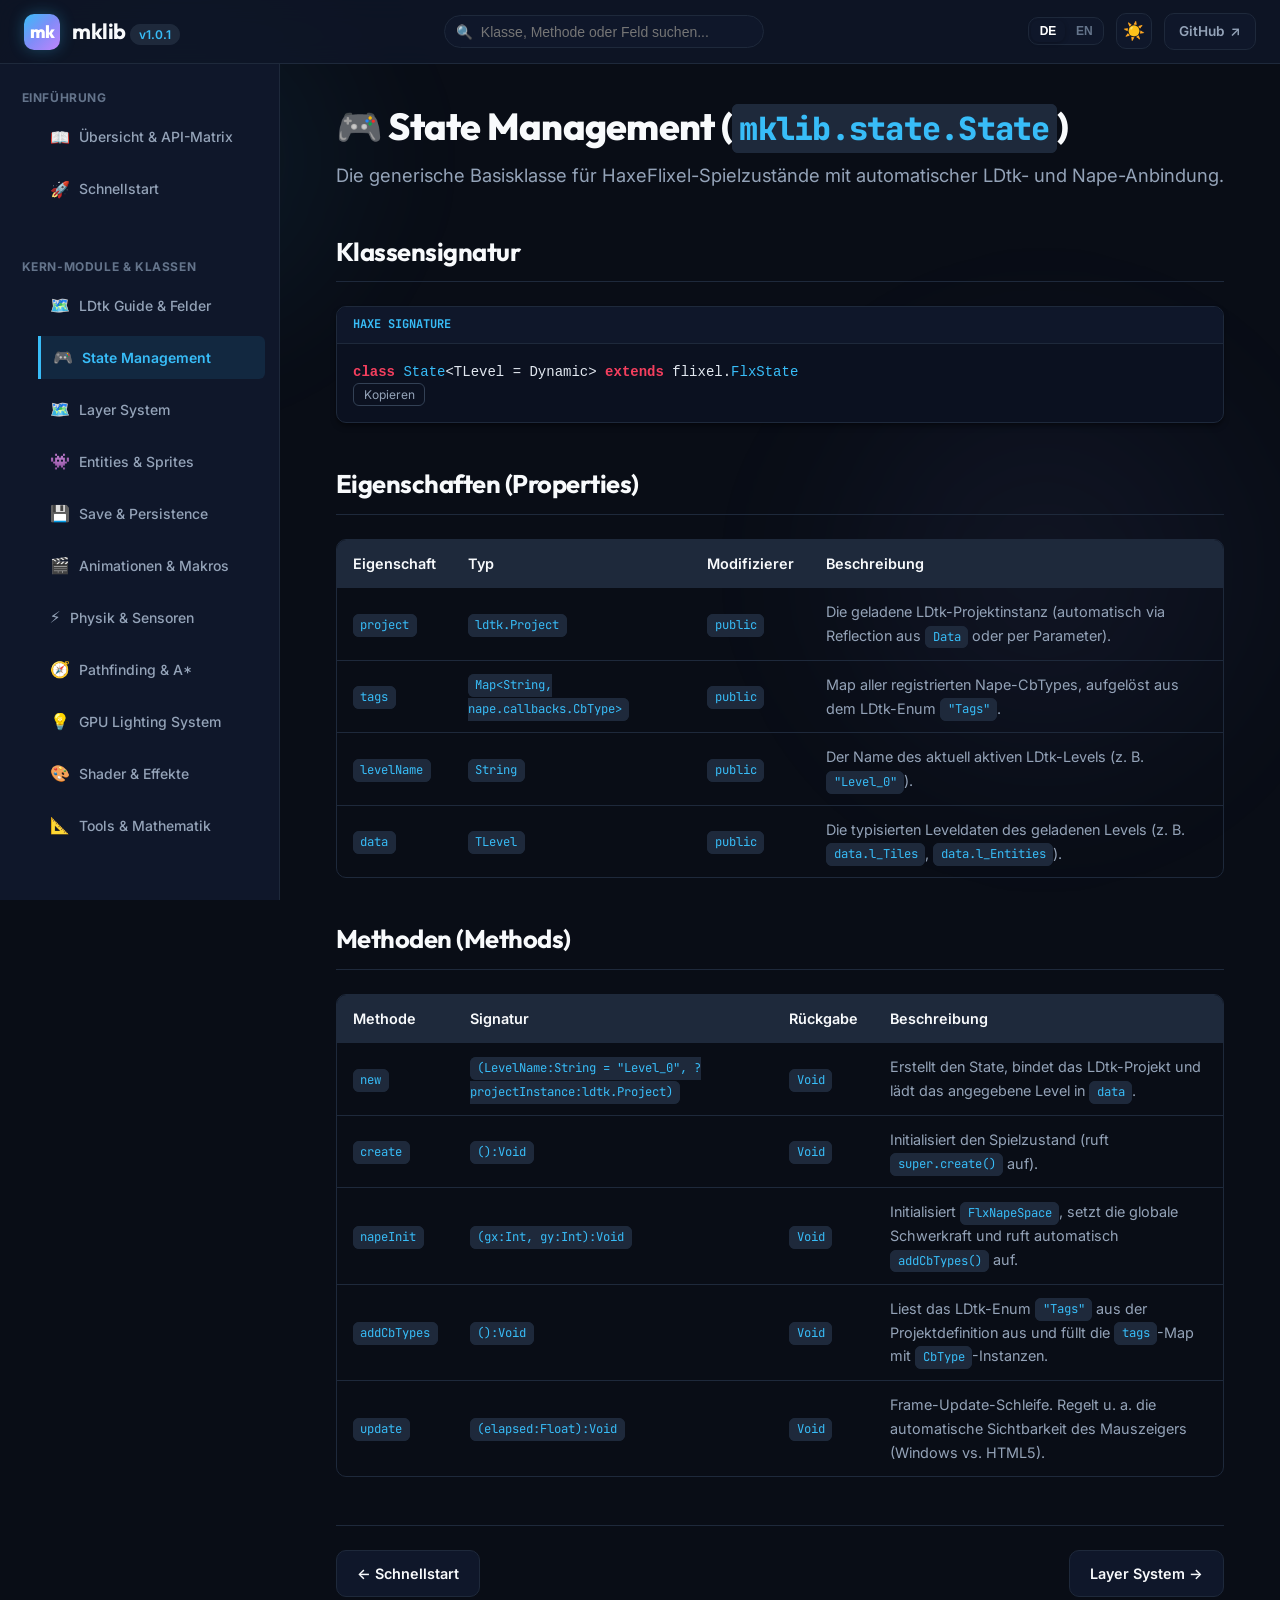
<file: docs/html/state.html>
<!DOCTYPE html>
<html lang="de" data-theme="dark">
<head>
  <meta charset="UTF-8">
  <meta name="viewport" content="width=device-width, initial-scale=1.0">
  <title>State Management — mklib Dokumentation</title>
  <meta name="description" content="Lückenlose Dokumentation und API-Referenz für mklib — Jede Klasse, Methode und Eigenschaft für HaxeFlixel, LDtk und Nape 2D.">
  <link rel="preconnect" href="https://fonts.googleapis.com">
  <link rel="preconnect" href="https://fonts.gstatic.com" crossorigin>
  <link href="https://fonts.googleapis.com/css2?family=Inter:wght@400;500;600;700;800&family=JetBrains+Mono:wght@400;500;600;700&family=Outfit:wght@600;700;800&display=swap" rel="stylesheet">
  <link rel="stylesheet" href="styles.css">
</head>
<body>
  <!-- Ambient Glow Backgrounds -->
  <div class="bg-decorations">
    <div class="blob-1"></div>
    <div class="blob-2"></div>
  </div>

  <!-- Top Navigation Header -->
  <header class="top-header">
    <div style="display: flex; align-items: center; gap: 1rem;">
      <button class="icon-btn mobile-menu-btn" aria-label="Menü öffnen">☰</button>
      <a href="index.html" class="logo-group">
        <div class="logo-badge">mk</div>
        <div>
          <span class="logo-title">mklib</span>
          <span class="logo-version">v1.0.1</span>
        </div>
      </a>
    </div>

    <!-- Search Input -->
    <div class="header-search">
      <span class="search-icon">🔍</span>
      <input type="text" id="docs-search" class="search-input" placeholder="Klasse, Methode oder Feld suchen..." data-de="Klasse, Methode oder Feld suchen..." data-en="Search class, method, or field..." autocomplete="off">
    </div>

    <!-- Header Actions (Language Switcher & Theme Toggle & GitHub) -->
    <div class="header-actions">
      <!-- Language Switcher -->
      <div class="lang-switch-group">
        <button class="lang-btn active" data-set-lang="de" title="Deutsch">DE</button>
        <button class="lang-btn" data-set-lang="en" title="English">EN</button>
      </div>

      <button id="theme-toggle" class="icon-btn" title="Thema wechseln">☀️</button>
      <a href="https://github.com/markuskahl/mklib" target="_blank" rel="noopener noreferrer" class="github-link">
        <span>GitHub</span>
        <span>↗</span>
      </a>
    </div>
  </header>

  <!-- App Layout Container -->
  <div class="app-container">
    <!-- Sidebar Navigation -->
    <aside class="sidebar">
      <nav class="sidebar-nav">
        <div>
          <div class="nav-section-title" data-de="Einführung" data-en="Introduction">Einführung</div>
          <ul class="nav-list">
            <li class="nav-item"><a href="index.html"><span class="nav-icon">📖</span> <span data-de="Übersicht & API-Matrix" data-en="Overview & API Matrix">Übersicht & API-Matrix</span></a></li>
            <li class="nav-item"><a href="getting-started.html"><span class="nav-icon">🚀</span> <span data-de="Schnellstart" data-en="Quick Start">Schnellstart</span></a></li>
          </ul>
        </div>

        <div>
          <div class="nav-section-title" data-de="Kern-Module & Klassen" data-en="Core Modules & Classes">Kern-Module & Klassen</div>
          <ul class="nav-list">
            <li class="nav-item"><a href="ldtk-guide.html"><span class="nav-icon">🗺️</span> <span data-de="LDtk Guide & Felder" data-en="LDtk Guide & Fields">LDtk Guide & Felder</span></a></li>
            <li class="nav-item active"><a href="state.html"><span class="nav-icon">🎮</span> <span data-de="State Management" data-en="State Management">State Management</span></a></li>
            <li class="nav-item"><a href="layers.html"><span class="nav-icon">🗺️</span> <span data-de="Layer System" data-en="Layer System">Layer System</span></a></li>
            <li class="nav-item"><a href="entities.html"><span class="nav-icon">👾</span> <span data-de="Entities & Sprites" data-en="Entities & Sprites">Entities & Sprites</span></a></li>
            <li class="nav-item"><a href="save.html"><span class="nav-icon">💾</span> <span data-de="Save & Persistence" data-en="Save & Persistence">Save & Persistence</span></a></li>
            <li class="nav-item"><a href="animation.html"><span class="nav-icon">🎬</span> <span data-de="Animationen & Makros" data-en="Animations & Macros">Animationen & Makros</span></a></li>
            <li class="nav-item"><a href="physics.html"><span class="nav-icon">⚡</span> <span data-de="Physik & Sensoren" data-en="Physics & Sensors">Physik & Sensoren</span></a></li>
            <li class="nav-item"><a href="pathfinding.html"><span class="nav-icon">🧭</span> <span data-de="Pathfinding & A*" data-en="Pathfinding & A*">Pathfinding & A*</span></a></li>
            <li class="nav-item"><a href="lighting.html"><span class="nav-icon">💡</span> <span data-de="GPU Lighting System" data-en="GPU Lighting System">GPU Lighting System</span></a></li>
            <li class="nav-item"><a href="effects.html"><span class="nav-icon">🎨</span> <span data-de="Shader & Effekte" data-en="Shaders & Effects">Shader & Effekte</span></a></li>
            <li class="nav-item"><a href="tools-math.html"><span class="nav-icon">📐</span> <span data-de="Tools & Mathematik" data-en="Tools & Mathematics">Tools & Mathematik</span></a></li>
          </ul>
        </div>
      </nav>
    </aside>

    <!-- Main Content Area -->
    <main class="main-content">
      <!-- Section: state -->
<section id="state" class="doc-section active">
        <div data-lang="de">
<h1>🎮 State Management (<code>mklib.state.State</code>)</h1>
          <p class="section-desc">Die generische Basisklasse für HaxeFlixel-Spielzustände mit automatischer LDtk- und Nape-Anbindung.</p>

          <h2>Klassensignatur</h2>
          <div class="code-box">
            <div class="code-header">
              <span class="code-lang-badge">Haxe Signature</span>
            </div>
            <pre><code><span class="hl-keyword">class</span> <span class="hl-type">State</span>&lt;TLevel = Dynamic&gt; <span class="hl-keyword">extends</span> flixel.<span class="hl-type">FlxState</span></code></pre>
          </div>

          <h2>Eigenschaften (Properties)</h2>
          <div class="api-table-wrapper">
            <table class="api-table">
              <thead>
                <tr>
                  <th>Eigenschaft</th>
                  <th>Typ</th>
                  <th>Modifizierer</th>
                  <th>Beschreibung</th>
                </tr>
              </thead>
              <tbody>
                <tr>
                  <td><code>project</code></td>
                  <td><code>ldtk.Project</code></td>
                  <td><code>public</code></td>
                  <td>Die geladene LDtk-Projektinstanz (automatisch via Reflection aus <code>Data</code> oder per Parameter).</td>
                </tr>
                <tr>
                  <td><code>tags</code></td>
                  <td><code>Map&lt;String, nape.callbacks.CbType&gt;</code></td>
                  <td><code>public</code></td>
                  <td>Map aller registrierten Nape-CbTypes, aufgelöst aus dem LDtk-Enum <code>"Tags"</code>.</td>
                </tr>
                <tr>
                  <td><code>levelName</code></td>
                  <td><code>String</code></td>
                  <td><code>public</code></td>
                  <td>Der Name des aktuell aktiven LDtk-Levels (z. B. <code>"Level_0"</code>).</td>
                </tr>
                <tr>
                  <td><code>data</code></td>
                  <td><code>TLevel</code></td>
                  <td><code>public</code></td>
                  <td>Die typisierten Leveldaten des geladenen Levels (z. B. <code>data.l_Tiles</code>, <code>data.l_Entities</code>).</td>
                </tr>
              </tbody>
            </table>
          </div>

          <h2>Methoden (Methods)</h2>
          <div class="api-table-wrapper">
            <table class="api-table">
              <thead>
                <tr>
                  <th>Methode</th>
                  <th>Signatur</th>
                  <th>Rückgabe</th>
                  <th>Beschreibung</th>
                </tr>
              </thead>
              <tbody>
                <tr>
                  <td><code>new</code></td>
                  <td><code>(LevelName:String = "Level_0", ?projectInstance:ldtk.Project)</code></td>
                  <td><code>Void</code></td>
                  <td>Erstellt den State, bindet das LDtk-Projekt und lädt das angegebene Level in <code>data</code>.</td>
                </tr>
                <tr>
                  <td><code>create</code></td>
                  <td><code>():Void</code></td>
                  <td><code>Void</code></td>
                  <td>Initialisiert den Spielzustand (ruft <code>super.create()</code> auf).</td>
                </tr>
                <tr>
                  <td><code>napeInit</code></td>
                  <td><code>(gx:Int, gy:Int):Void</code></td>
                  <td><code>Void</code></td>
                  <td>Initialisiert <code>FlxNapeSpace</code>, setzt die globale Schwerkraft und ruft automatisch <code>addCbTypes()</code> auf.</td>
                </tr>
                <tr>
                  <td><code>addCbTypes</code></td>
                  <td><code>():Void</code></td>
                  <td><code>Void</code></td>
                  <td>Liest das LDtk-Enum <code>"Tags"</code> aus der Projektdefinition aus und füllt die <code>tags</code>-Map mit <code>CbType</code>-Instanzen.</td>
                </tr>
                <tr>
                  <td><code>update</code></td>
                  <td><code>(elapsed:Float):Void</code></td>
                  <td><code>Void</code></td>
                  <td>Frame-Update-Schleife. Regelt u. a. die automatische Sichtbarkeit des Mauszeigers (Windows vs. HTML5).</td>
                </tr>
              </tbody>
            </table>
          </div>

          <div class="section-nav-footer">
            <a href="getting-started.html" class="nav-page-btn">← Schnellstart</a>
            <a href="layers.html" class="nav-page-btn">Layer System →</a>
          </div>
        </div>
        <div data-lang="en">
<h1>🎮 State Management (<code>mklib.state.State</code>)</h1>
          <p class="section-desc">Die generische Basisklasse für HaxeFlixel-Spielzustände mit automatischer LDtk- und Nape-Anbindung.</p>

          <h2>Class Signature</h2>
          <div class="code-box">
            <div class="code-header">
              <span class="code-lang-badge">Haxe Signature</span>
            </div>
            <pre><code><span class="hl-keyword">class</span> <span class="hl-type">State</span>&lt;TLevel = Dynamic&gt; <span class="hl-keyword">extends</span> flixel.<span class="hl-type">FlxState</span></code></pre>
          </div>

          <h2>Properties</h2>
          <div class="api-table-wrapper">
            <table class="api-table">
              <thead>
                <tr>
                  <th>Property</th>
                  <th>Type</th>
                  <th>Modifier</th>
                  <th>Description</th>
                </tr>
              </thead>
              <tbody>
                <tr>
                  <td><code>project</code></td>
                  <td><code>ldtk.Project</code></td>
                  <td><code>public</code></td>
                  <td>Die geladene LDtk-Projektinstanz (automatisch via Reflection aus <code>Data</code> oder per Parameter).</td>
                </tr>
                <tr>
                  <td><code>tags</code></td>
                  <td><code>Map&lt;String, nape.callbacks.CbType&gt;</code></td>
                  <td><code>public</code></td>
                  <td>Map aller registrierten Nape-CbTypes, aufgelöst aus dem LDtk-Enum <code>"Tags"</code>.</td>
                </tr>
                <tr>
                  <td><code>levelName</code></td>
                  <td><code>String</code></td>
                  <td><code>public</code></td>
                  <td>The name of the currently active LDtk level (e.g. <code>"Level_0"</code>).</td>
                </tr>
                <tr>
                  <td><code>data</code></td>
                  <td><code>TLevel</code></td>
                  <td><code>public</code></td>
                  <td>Die typisierten Leveldaten des geladenen Levels (z. B. <code>data.l_Tiles</code>, <code>data.l_Entities</code>).</td>
                </tr>
              </tbody>
            </table>
          </div>

          <h2>Methods</h2>
          <div class="api-table-wrapper">
            <table class="api-table">
              <thead>
                <tr>
                  <th>Method</th>
                  <th>Signature</th>
                  <th>Rückgabe</th>
                  <th>Description</th>
                </tr>
              </thead>
              <tbody>
                <tr>
                  <td><code>new</code></td>
                  <td><code>(LevelName:String = "Level_0", ?projectInstance:ldtk.Project)</code></td>
                  <td><code>Void</code></td>
                  <td>Erstellt den State, bindet das LDtk-Projekt und lädt das angegebene Level in <code>data</code>.</td>
                </tr>
                <tr>
                  <td><code>create</code></td>
                  <td><code>():Void</code></td>
                  <td><code>Void</code></td>
                  <td>Initialisiert den Spielzustand (ruft <code>super.create()</code> auf).</td>
                </tr>
                <tr>
                  <td><code>napeInit</code></td>
                  <td><code>(gx:Int, gy:Int):Void</code></td>
                  <td><code>Void</code></td>
                  <td>Initialisiert <code>FlxNapeSpace</code>, setzt die globale Schwerkraft und ruft automatisch <code>addCbTypes()</code> auf.</td>
                </tr>
                <tr>
                  <td><code>addCbTypes</code></td>
                  <td><code>():Void</code></td>
                  <td><code>Void</code></td>
                  <td>Liest das LDtk-Enum <code>"Tags"</code> aus der Projektdefinition aus und füllt die <code>tags</code>-Map mit <code>CbType</code>-Instanzen.</td>
                </tr>
                <tr>
                  <td><code>update</code></td>
                  <td><code>(elapsed:Float):Void</code></td>
                  <td><code>Void</code></td>
                  <td>Frame-Update-Schleife. Regelt u. a. die automatische Sichtbarkeit des Mauszeigers (Windows vs. HTML5).</td>
                </tr>
              </tbody>
            </table>
          </div>

          <div class="section-nav-footer">
            <a href="getting-started.html" class="nav-page-btn">← Schnellstart</a>
            <a href="layers.html" class="nav-page-btn">Layer System →</a>
          </div>
        </div>
      </section>
    </main>
  </div>

  <script src="app.js"></script>
</body>
</html>
</file>
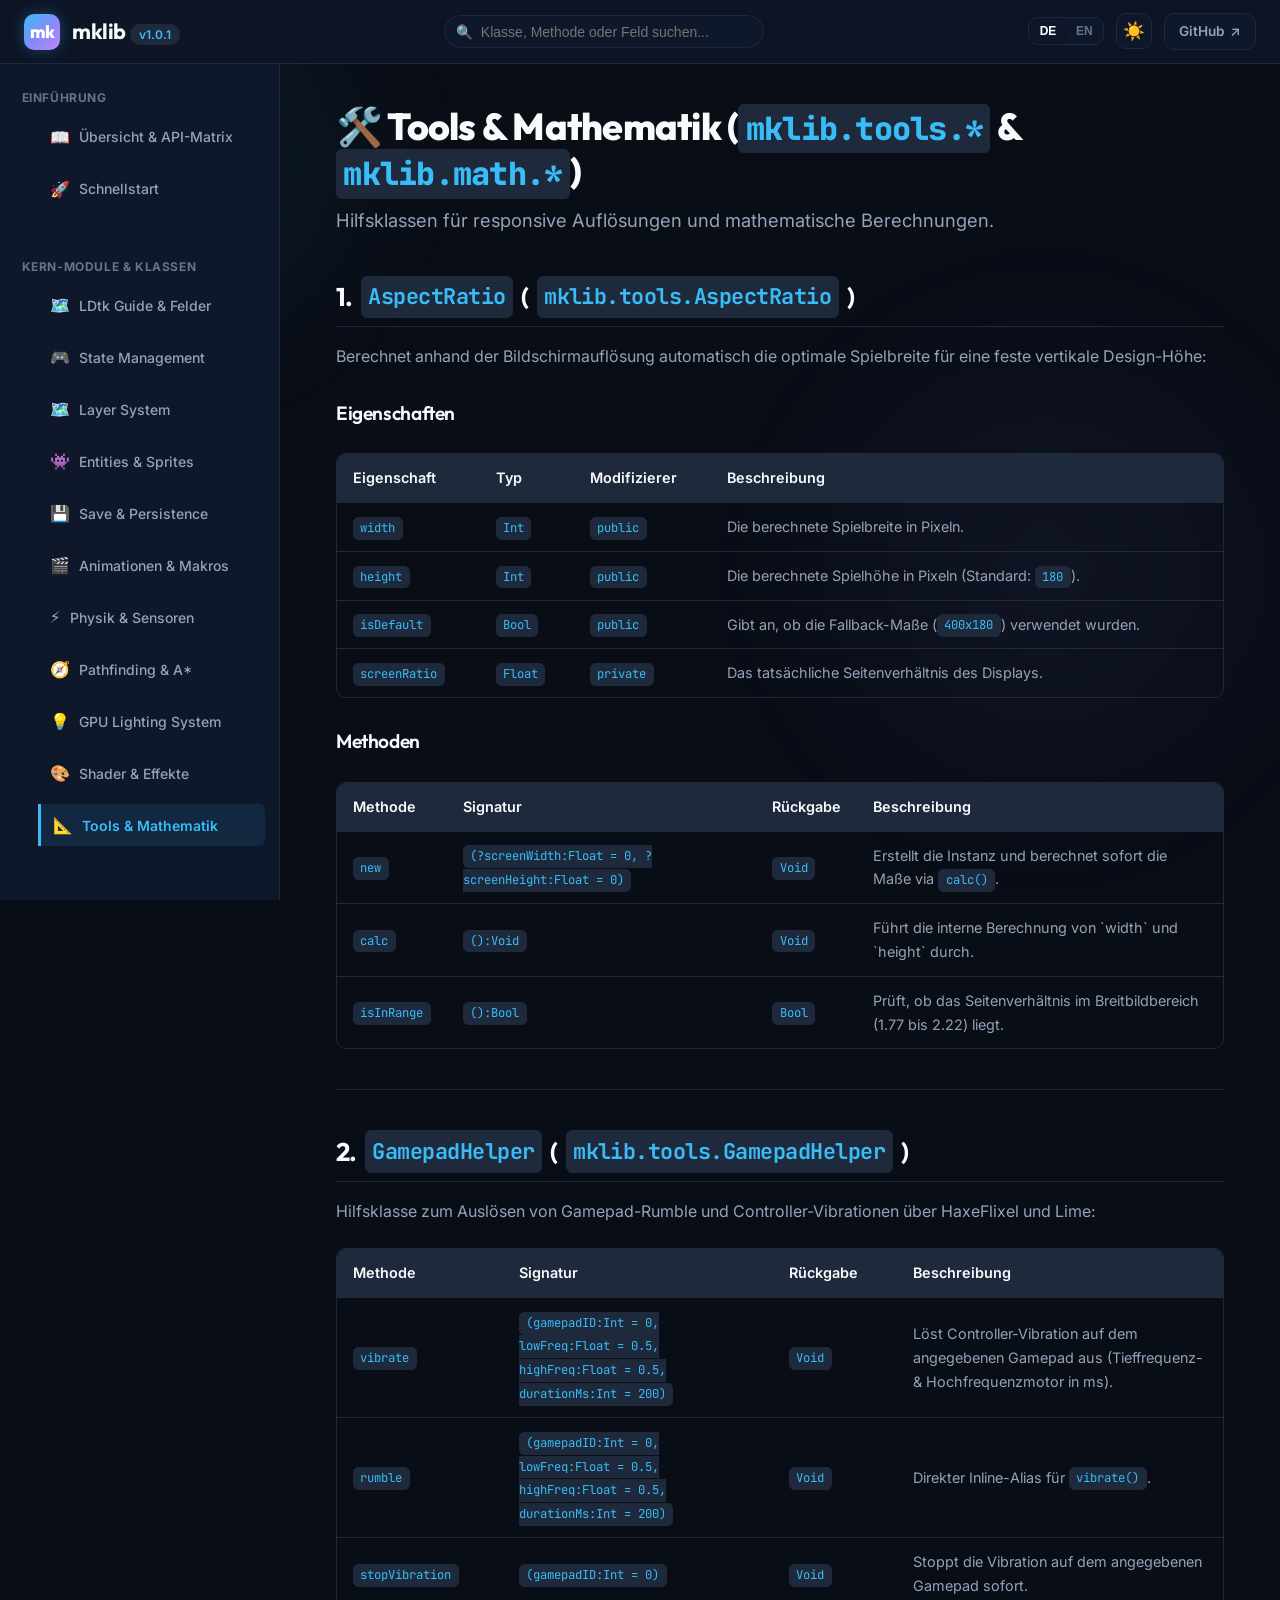
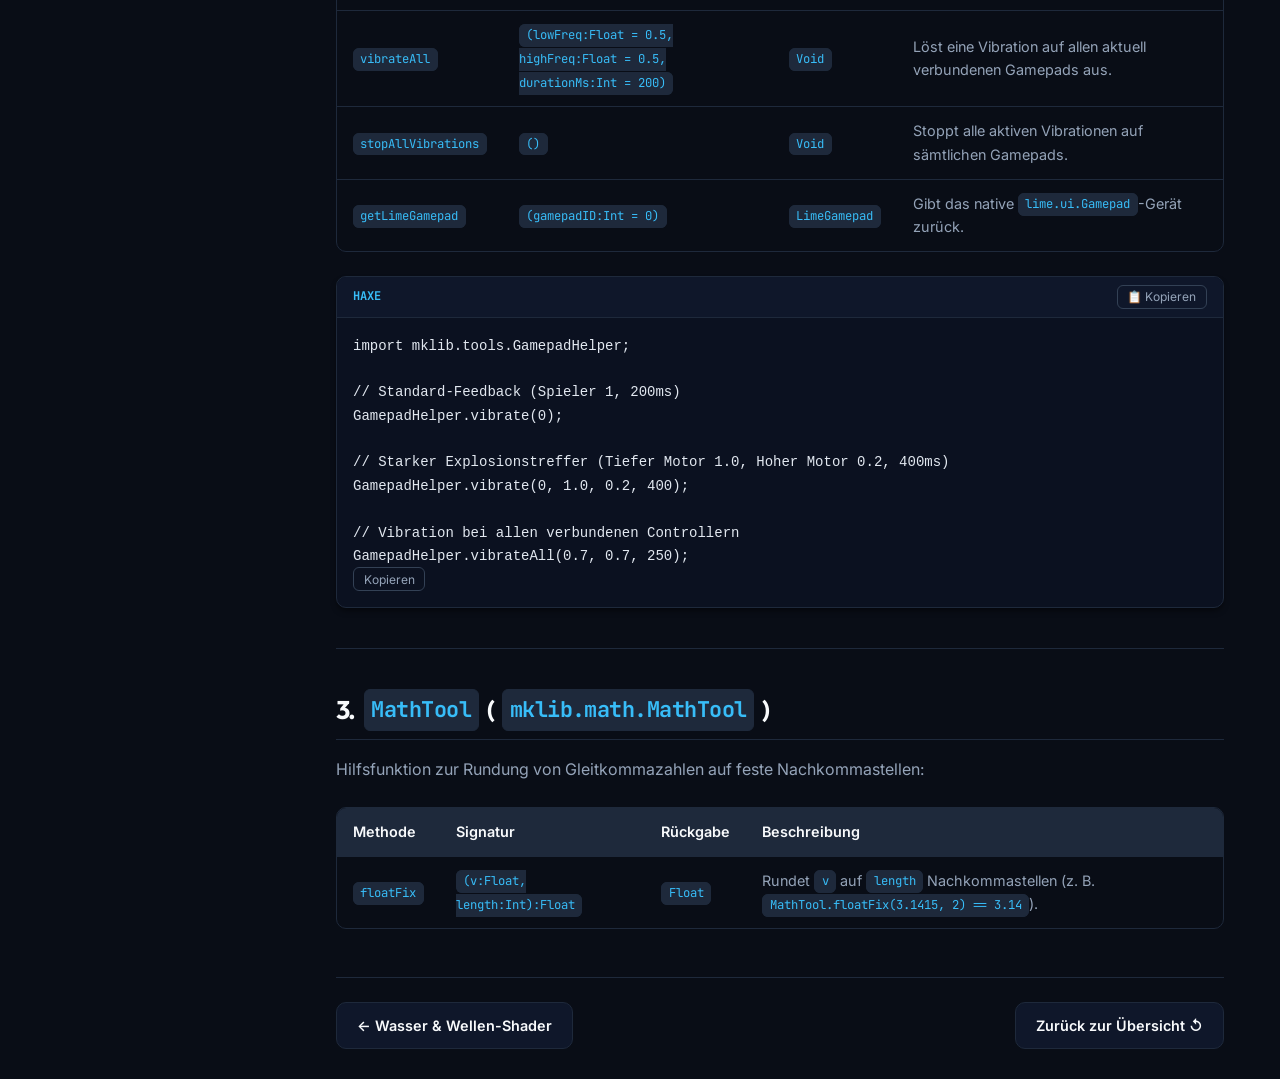
<file: docs/html/tools-math.html>
<!DOCTYPE html>
<html lang="de" data-theme="dark">
<head>
  <meta charset="UTF-8">
  <meta name="viewport" content="width=device-width, initial-scale=1.0">
  <title>Tools & Mathematik — mklib Dokumentation</title>
  <meta name="description" content="Lückenlose Dokumentation und API-Referenz für mklib — Jede Klasse, Methode und Eigenschaft für HaxeFlixel, LDtk und Nape 2D.">
  <link rel="preconnect" href="https://fonts.googleapis.com">
  <link rel="preconnect" href="https://fonts.gstatic.com" crossorigin>
  <link href="https://fonts.googleapis.com/css2?family=Inter:wght@400;500;600;700;800&family=JetBrains+Mono:wght@400;500;600;700&family=Outfit:wght@600;700;800&display=swap" rel="stylesheet">
  <link rel="stylesheet" href="styles.css">
</head>
<body>
  <!-- Ambient Glow Backgrounds -->
  <div class="bg-decorations">
    <div class="blob-1"></div>
    <div class="blob-2"></div>
  </div>

  <!-- Top Navigation Header -->
  <header class="top-header">
    <div style="display: flex; align-items: center; gap: 1rem;">
      <button class="icon-btn mobile-menu-btn" aria-label="Menü öffnen">☰</button>
      <a href="index.html" class="logo-group">
        <div class="logo-badge">mk</div>
        <div>
          <span class="logo-title">mklib</span>
          <span class="logo-version">v1.0.1</span>
        </div>
      </a>
    </div>

    <!-- Search Input -->
    <div class="header-search">
      <span class="search-icon">🔍</span>
      <input type="text" id="docs-search" class="search-input" placeholder="Klasse, Methode oder Feld suchen..." data-de="Klasse, Methode oder Feld suchen..." data-en="Search class, method, or field..." autocomplete="off">
    </div>

    <!-- Header Actions (Language Switcher & Theme Toggle & GitHub) -->
    <div class="header-actions">
      <!-- Language Switcher -->
      <div class="lang-switch-group">
        <button class="lang-btn active" data-set-lang="de" title="Deutsch">DE</button>
        <button class="lang-btn" data-set-lang="en" title="English">EN</button>
      </div>

      <button id="theme-toggle" class="icon-btn" title="Thema wechseln">☀️</button>
      <a href="https://github.com/markuskahl/mklib" target="_blank" rel="noopener noreferrer" class="github-link">
        <span>GitHub</span>
        <span>↗</span>
      </a>
    </div>
  </header>

  <!-- App Layout Container -->
  <div class="app-container">
    <!-- Sidebar Navigation -->
    <aside class="sidebar">
      <nav class="sidebar-nav">
        <div>
          <div class="nav-section-title" data-de="Einführung" data-en="Introduction">Einführung</div>
          <ul class="nav-list">
            <li class="nav-item"><a href="index.html"><span class="nav-icon">📖</span> <span data-de="Übersicht & API-Matrix" data-en="Overview & API Matrix">Übersicht & API-Matrix</span></a></li>
            <li class="nav-item"><a href="getting-started.html"><span class="nav-icon">🚀</span> <span data-de="Schnellstart" data-en="Quick Start">Schnellstart</span></a></li>
          </ul>
        </div>

        <div>
          <div class="nav-section-title" data-de="Kern-Module & Klassen" data-en="Core Modules & Classes">Kern-Module & Klassen</div>
          <ul class="nav-list">
            <li class="nav-item"><a href="ldtk-guide.html"><span class="nav-icon">🗺️</span> <span data-de="LDtk Guide & Felder" data-en="LDtk Guide & Fields">LDtk Guide & Felder</span></a></li>
            <li class="nav-item"><a href="state.html"><span class="nav-icon">🎮</span> <span data-de="State Management" data-en="State Management">State Management</span></a></li>
            <li class="nav-item"><a href="layers.html"><span class="nav-icon">🗺️</span> <span data-de="Layer System" data-en="Layer System">Layer System</span></a></li>
            <li class="nav-item"><a href="entities.html"><span class="nav-icon">👾</span> <span data-de="Entities & Sprites" data-en="Entities & Sprites">Entities & Sprites</span></a></li>
            <li class="nav-item"><a href="save.html"><span class="nav-icon">💾</span> <span data-de="Save & Persistence" data-en="Save & Persistence">Save & Persistence</span></a></li>
            <li class="nav-item"><a href="animation.html"><span class="nav-icon">🎬</span> <span data-de="Animationen & Makros" data-en="Animations & Macros">Animationen & Makros</span></a></li>
            <li class="nav-item"><a href="physics.html"><span class="nav-icon">⚡</span> <span data-de="Physik & Sensoren" data-en="Physics & Sensors">Physik & Sensoren</span></a></li>
            <li class="nav-item"><a href="pathfinding.html"><span class="nav-icon">🧭</span> <span data-de="Pathfinding & A*" data-en="Pathfinding & A*">Pathfinding & A*</span></a></li>
            <li class="nav-item"><a href="lighting.html"><span class="nav-icon">💡</span> <span data-de="GPU Lighting System" data-en="GPU Lighting System">GPU Lighting System</span></a></li>
            <li class="nav-item"><a href="effects.html"><span class="nav-icon">🎨</span> <span data-de="Shader & Effekte" data-en="Shaders & Effects">Shader & Effekte</span></a></li>
            <li class="nav-item active"><a href="tools-math.html"><span class="nav-icon">📐</span> <span data-de="Tools & Mathematik" data-en="Tools & Mathematics">Tools & Mathematik</span></a></li>
          </ul>
        </div>
      </nav>
    </aside>

    <!-- Main Content Area -->
    <main class="main-content">
      <!-- Section: tools-math -->
<section id="tools-math" class="doc-section active">
        <div data-lang="de">
<h1>🛠️ Tools & Mathematik (<code>mklib.tools.*</code> & <code>mklib.math.*</code>)</h1>
          <p class="section-desc">Hilfsklassen für responsive Auflösungen und mathematische Berechnungen.</p>

          <h2>1. <code>AspectRatio</code> (<code>mklib.tools.AspectRatio</code>)</h2>
          <p>Berechnet anhand der Bildschirmauflösung automatisch die optimale Spielbreite für eine feste vertikale Design-Höhe:</p>

          <h3>Eigenschaften</h3>
          <div class="api-table-wrapper">
            <table class="api-table">
              <thead>
                <tr>
                  <th>Eigenschaft</th>
                  <th>Typ</th>
                  <th>Modifizierer</th>
                  <th>Beschreibung</th>
                </tr>
              </thead>
              <tbody>
                <tr>
                  <td><code>width</code></td>
                  <td><code>Int</code></td>
                  <td><code>public</code></td>
                  <td>Die berechnete Spielbreite in Pixeln.</td>
                </tr>
                <tr>
                  <td><code>height</code></td>
                  <td><code>Int</code></td>
                  <td><code>public</code></td>
                  <td>Die berechnete Spielhöhe in Pixeln (Standard: <code>180</code>).</td>
                </tr>
                <tr>
                  <td><code>isDefault</code></td>
                  <td><code>Bool</code></td>
                  <td><code>public</code></td>
                  <td>Gibt an, ob die Fallback-Maße (<code>400x180</code>) verwendet wurden.</td>
                </tr>
                <tr>
                  <td><code>screenRatio</code></td>
                  <td><code>Float</code></td>
                  <td><code>private</code></td>
                  <td>Das tatsächliche Seitenverhältnis des Displays.</td>
                </tr>
              </tbody>
            </table>
          </div>

          <h3>Methoden</h3>
          <div class="api-table-wrapper">
            <table class="api-table">
              <thead>
                <tr>
                  <th>Methode</th>
                  <th>Signatur</th>
                  <th>Rückgabe</th>
                  <th>Beschreibung</th>
                </tr>
              </thead>
              <tbody>
                <tr>
                  <td><code>new</code></td>
                  <td><code>(?screenWidth:Float = 0, ?screenHeight:Float = 0)</code></td>
                  <td><code>Void</code></td>
                  <td>Erstellt die Instanz und berechnet sofort die Maße via <code>calc()</code>.</td>
                </tr>
                <tr>
                  <td><code>calc</code></td>
                  <td><code>():Void</code></td>
                  <td><code>Void</code></td>
                  <td>Führt die interne Berechnung von `width` und `height` durch.</td>
                </tr>
                <tr>
                  <td><code>isInRange</code></td>
                  <td><code>():Bool</code></td>
                  <td><code>Bool</code></td>
                  <td>Prüft, ob das Seitenverhältnis im Breitbildbereich (1.77 bis 2.22) liegt.</td>
                </tr>
              </tbody>
            </table>
          </div>

          <hr style="margin: 2.5rem 0; border: none; border-top: 1px solid var(--border-color);">

          <h2>2. <code>GamepadHelper</code> (<code>mklib.tools.GamepadHelper</code>)</h2>
          <p>Hilfsklasse zum Auslösen von Gamepad-Rumble und Controller-Vibrationen über HaxeFlixel und Lime:</p>

          <div class="api-table-wrapper">
            <table class="api-table">
              <thead>
                <tr>
                  <th>Methode</th>
                  <th>Signatur</th>
                  <th>Rückgabe</th>
                  <th>Beschreibung</th>
                </tr>
              </thead>
              <tbody>
                <tr>
                  <td><code>vibrate</code></td>
                  <td><code>(gamepadID:Int = 0, lowFreq:Float = 0.5, highFreq:Float = 0.5, durationMs:Int = 200)</code></td>
                  <td><code>Void</code></td>
                  <td>Löst Controller-Vibration auf dem angegebenen Gamepad aus (Tieffrequenz- & Hochfrequenzmotor in ms).</td>
                </tr>
                <tr>
                  <td><code>rumble</code></td>
                  <td><code>(gamepadID:Int = 0, lowFreq:Float = 0.5, highFreq:Float = 0.5, durationMs:Int = 200)</code></td>
                  <td><code>Void</code></td>
                  <td>Direkter Inline-Alias für <code>vibrate()</code>.</td>
                </tr>
                <tr>
                  <td><code>stopVibration</code></td>
                  <td><code>(gamepadID:Int = 0)</code></td>
                  <td><code>Void</code></td>
                  <td>Stoppt die Vibration auf dem angegebenen Gamepad sofort.</td>
                </tr>
                <tr>
                  <td><code>vibrateAll</code></td>
                  <td><code>(lowFreq:Float = 0.5, highFreq:Float = 0.5, durationMs:Int = 200)</code></td>
                  <td><code>Void</code></td>
                  <td>Löst eine Vibration auf allen aktuell verbundenen Gamepads aus.</td>
                </tr>
                <tr>
                  <td><code>stopAllVibrations</code></td>
                  <td><code>()</code></td>
                  <td><code>Void</code></td>
                  <td>Stoppt alle aktiven Vibrationen auf sämtlichen Gamepads.</td>
                </tr>
                <tr>
                  <td><code>getLimeGamepad</code></td>
                  <td><code>(gamepadID:Int = 0)</code></td>
                  <td><code>LimeGamepad</code></td>
                  <td>Gibt das native <code>lime.ui.Gamepad</code>-Gerät zurück.</td>
                </tr>
              </tbody>
            </table>
          </div>

          <div class="code-box" style="margin-top: 1.5rem;">
            <div class="code-header">
              <span class="code-lang-badge">Haxe</span>
              <button class="copy-btn">📋 Kopieren</button>
            </div>
            <pre><code>import mklib.tools.GamepadHelper;

// Standard-Feedback (Spieler 1, 200ms)
GamepadHelper.vibrate(0);

// Starker Explosionstreffer (Tiefer Motor 1.0, Hoher Motor 0.2, 400ms)
GamepadHelper.vibrate(0, 1.0, 0.2, 400);

// Vibration bei allen verbundenen Controllern
GamepadHelper.vibrateAll(0.7, 0.7, 250);</code></pre>
          </div>

          <hr style="margin: 2.5rem 0; border: none; border-top: 1px solid var(--border-color);">

          <h2>3. <code>MathTool</code> (<code>mklib.math.MathTool</code>)</h2>
          <p>Hilfsfunktion zur Rundung von Gleitkommazahlen auf feste Nachkommastellen:</p>

          <div class="api-table-wrapper">
            <table class="api-table">
              <thead>
                <tr>
                  <th>Methode</th>
                  <th>Signatur</th>
                  <th>Rückgabe</th>
                  <th>Beschreibung</th>
                </tr>
              </thead>
              <tbody>
                <tr>
                  <td><code>floatFix</code></td>
                  <td><code>(v:Float, length:Int):Float</code></td>
                  <td><code>Float</code></td>
                  <td>Rundet <code>v</code> auf <code>length</code> Nachkommastellen (z. B. <code>MathTool.floatFix(3.1415, 2) == 3.14</code>).</td>
                </tr>
              </tbody>
            </table>
          </div>

          <div class="section-nav-footer">
            <a href="effects.html" class="nav-page-btn">← Wasser & Wellen-Shader</a>
            <a href="index.html" class="nav-page-btn">Zurück zur Übersicht ↺</a>
          </div>
        </div>
        <div data-lang="en">
<h1>🛠️ Tools & Mathematik (<code>mklib.tools.*</code> & <code>mklib.math.*</code>)</h1>
          <p class="section-desc">Hilfsklassen für responsive Auflösungen und mathematische Berechnungen.</p>

          <h2>1. <code>AspectRatio</code> (<code>mklib.tools.AspectRatio</code>)</h2>
          <p>Berechnet anhand der Bildschirmauflösung automatisch die optimale Spielbreite für eine feste vertikale Design-Höhe:</p>

          <h3>Properties</h3>
          <div class="api-table-wrapper">
            <table class="api-table">
              <thead>
                <tr>
                  <th>Property</th>
                  <th>Type</th>
                  <th>Modifier</th>
                  <th>Description</th>
                </tr>
              </thead>
              <tbody>
                <tr>
                  <td><code>width</code></td>
                  <td><code>Int</code></td>
                  <td><code>public</code></td>
                  <td>Die berechnete Spielbreite in Pixeln.</td>
                </tr>
                <tr>
                  <td><code>height</code></td>
                  <td><code>Int</code></td>
                  <td><code>public</code></td>
                  <td>Die berechnete Spielhöhe in Pixeln (Standard: <code>180</code>).</td>
                </tr>
                <tr>
                  <td><code>isDefault</code></td>
                  <td><code>Bool</code></td>
                  <td><code>public</code></td>
                  <td>Gibt an, ob die Fallback-Maße (<code>400x180</code>) verwendet wurden.</td>
                </tr>
                <tr>
                  <td><code>screenRatio</code></td>
                  <td><code>Float</code></td>
                  <td><code>private</code></td>
                  <td>Das tatsächliche Seitenverhältnis des Displays.</td>
                </tr>
              </tbody>
            </table>
          </div>

          <h3>Methods</h3>
          <div class="api-table-wrapper">
            <table class="api-table">
              <thead>
                <tr>
                  <th>Method</th>
                  <th>Signature</th>
                  <th>Rückgabe</th>
                  <th>Description</th>
                </tr>
              </thead>
              <tbody>
                <tr>
                  <td><code>new</code></td>
                  <td><code>(?screenWidth:Float = 0, ?screenHeight:Float = 0)</code></td>
                  <td><code>Void</code></td>
                  <td>Erstellt die Instanz und berechnet sofort die Maße via <code>calc()</code>.</td>
                </tr>
                <tr>
                  <td><code>calc</code></td>
                  <td><code>():Void</code></td>
                  <td><code>Void</code></td>
                  <td>Führt die interne Berechnung von `width` und `height` durch.</td>
                </tr>
                <tr>
                  <td><code>isInRange</code></td>
                  <td><code>():Bool</code></td>
                  <td><code>Bool</code></td>
                  <td>Prüft, ob das Seitenverhältnis im Breitbildbereich (1.77 bis 2.22) liegt.</td>
                </tr>
              </tbody>
            </table>
          </div>

          <hr style="margin: 2.5rem 0; border: none; border-top: 1px solid var(--border-color);">

          <h2>2. <code>GamepadHelper</code> (<code>mklib.tools.GamepadHelper</code>)</h2>
          <p>Helper class for triggering gamepad rumble and controller vibration via HaxeFlixel and Lime:</p>

          <div class="api-table-wrapper">
            <table class="api-table">
              <thead>
                <tr>
                  <th>Method</th>
                  <th>Signature</th>
                  <th>Return</th>
                  <th>Description</th>
                </tr>
              </thead>
              <tbody>
                <tr>
                  <td><code>vibrate</code></td>
                  <td><code>(gamepadID:Int = 0, lowFreq:Float = 0.5, highFreq:Float = 0.5, durationMs:Int = 200)</code></td>
                  <td><code>Void</code></td>
                  <td>Triggers controller vibration on the specified gamepad (low & high frequency motors in ms).</td>
                </tr>
                <tr>
                  <td><code>rumble</code></td>
                  <td><code>(gamepadID:Int = 0, lowFreq:Float = 0.5, highFreq:Float = 0.5, durationMs:Int = 200)</code></td>
                  <td><code>Void</code></td>
                  <td>Direct inline alias for <code>vibrate()</code>.</td>
                </tr>
                <tr>
                  <td><code>stopVibration</code></td>
                  <td><code>(gamepadID:Int = 0)</code></td>
                  <td><code>Void</code></td>
                  <td>Stops vibration on the specified gamepad immediately.</td>
                </tr>
                <tr>
                  <td><code>vibrateAll</code></td>
                  <td><code>(lowFreq:Float = 0.5, highFreq:Float = 0.5, durationMs:Int = 200)</code></td>
                  <td><code>Void</code></td>
                  <td>Triggers vibration on all currently connected gamepads.</td>
                </tr>
                <tr>
                  <td><code>stopAllVibrations</code></td>
                  <td><code>()</code></td>
                  <td><code>Void</code></td>
                  <td>Stops all active vibrations on all gamepads.</td>
                </tr>
                <tr>
                  <td><code>getLimeGamepad</code></td>
                  <td><code>(gamepadID:Int = 0)</code></td>
                  <td><code>LimeGamepad</code></td>
                  <td>Returns the native <code>lime.ui.Gamepad</code> device instance.</td>
                </tr>
              </tbody>
            </table>
          </div>

          <div class="code-box" style="margin-top: 1.5rem;">
            <div class="code-header">
              <span class="code-lang-badge">Haxe</span>
              <button class="copy-btn">📋 Copy</button>
            </div>
            <pre><code>import mklib.tools.GamepadHelper;

// Default haptic feedback (Player 1, 200ms)
GamepadHelper.vibrate(0);

// Heavy impact / explosion (Low motor 1.0, High motor 0.2, 400ms)
GamepadHelper.vibrate(0, 1.0, 0.2, 400);

// Rumble all connected controllers
GamepadHelper.vibrateAll(0.7, 0.7, 250);</code></pre>
          </div>

          <hr style="margin: 2.5rem 0; border: none; border-top: 1px solid var(--border-color);">

          <h2>3. <code>MathTool</code> (<code>mklib.math.MathTool</code>)</h2>
          <p>Utility functions for rounding floating point numbers to fixed decimal places:</p>

          <div class="api-table-wrapper">
            <table class="api-table">
              <thead>
                <tr>
                  <th>Method</th>
                  <th>Signature</th>
                  <th>Return</th>
                  <th>Description</th>
                </tr>
              </thead>
              <tbody>
                <tr>
                  <td><code>floatFix</code></td>
                  <td><code>(v:Float, length:Int):Float</code></td>
                  <td><code>Float</code></td>
                  <td>Rounds <code>v</code> to <code>length</code> decimal places (e.g. <code>MathTool.floatFix(3.1415, 2) == 3.14</code>).</td>
                </tr>
              </tbody>
            </table>
          </div>

          <div class="section-nav-footer">
            <a href="effects.html" class="nav-page-btn">← Wasser & Wellen-Shader</a>
            <a href="index.html" class="nav-page-btn">Zurück zur Übersicht ↺</a>
          </div>
        </div>
      </section>
    </main>
  </div>

  <script src="app.js"></script>
</body>
</html>
</file>
<file: docs/html/styles.css>
/* ==========================================================================
   mklib Documentation Theme
   Modern, Sleek, Developer-Focused Design System
   ========================================================================== */

:root {
  /* Color Palette - Dark Mode Default */
  --bg-primary: #090d16;
  --bg-secondary: #0f172a;
  --bg-tertiary: #1e293b;
  --bg-card: rgba(30, 41, 59, 0.6);
  --bg-glass: rgba(15, 23, 42, 0.75);
  
  --text-primary: #f8fafc;
  --text-secondary: #94a3b8;
  --text-muted: #64748b;
  
  --border-color: #1e293b;
  --border-hover: #334155;
  --border-focus: #38bdf8;
  
  --accent-primary: #38bdf8;       /* Cyan */
  --accent-secondary: #818cf8;     /* Indigo */
  --accent-emerald: #34d399;       /* Emerald */
  --accent-amber: #fbbf24;         /* Amber */
  --accent-rose: #f43f5e;          /* Rose */
  
  --accent-gradient: linear-gradient(135deg, #38bdf8 0%, #818cf8 50%, #c084fc 100%);
  --badge-glow: rgba(56, 189, 248, 0.2);
  
  --sidebar-width: 280px;
  --header-height: 64px;
  --toc-width: 220px;
  
  --radius-sm: 6px;
  --radius-md: 10px;
  --radius-lg: 16px;
  --radius-full: 9999px;
  
  --font-sans: 'Inter', system-ui, -apple-system, BlinkMacSystemFont, 'Segoe UI', Roboto, sans-serif;
  --font-heading: 'Outfit', 'Space Grotesk', var(--font-sans);
  --font-mono: 'JetBrains Mono', 'Fira Code', monospace;
  
  --shadow-sm: 0 1px 2px 0 rgba(0, 0, 0, 0.3);
  --shadow-md: 0 4px 6px -1px rgba(0, 0, 0, 0.4), 0 2px 4px -2px rgba(0, 0, 0, 0.3);
  --shadow-lg: 0 10px 15px -3px rgba(0, 0, 0, 0.5), 0 4px 6px -4px rgba(0, 0, 0, 0.4);
  --shadow-glow: 0 0 25px rgba(56, 189, 248, 0.15);
}

[data-theme="light"] {
  --bg-primary: #f8fafc;
  --bg-secondary: #ffffff;
  --bg-tertiary: #f1f5f9;
  --bg-card: rgba(255, 255, 255, 0.85);
  --bg-glass: rgba(255, 255, 255, 0.8);
  
  --text-primary: #0f172a;
  --text-secondary: #475569;
  --text-muted: #94a3b8;
  
  --border-color: #e2e8f0;
  --border-hover: #cbd5e1;
  --border-focus: #0284c7;
  
  --accent-primary: #0284c7;
  --accent-secondary: #6366f1;
  --shadow-glow: 0 0 25px rgba(2, 132, 199, 0.1);
}

/* Reset & Base Styles */
*, *::before, *::after {
  box-sizing: border-box;
  margin: 0;
  padding: 0;
}

/* Custom Sleek Scrollbars */
* {
  scrollbar-width: thin;
  scrollbar-color: rgba(148, 163, 184, 0.28) transparent;
}

::-webkit-scrollbar {
  width: 6px;
  height: 6px;
}

::-webkit-scrollbar-track {
  background: transparent;
}

::-webkit-scrollbar-thumb {
  background: rgba(148, 163, 184, 0.25);
  border-radius: var(--radius-full);
  transition: background-color 0.2s ease;
}

::-webkit-scrollbar-thumb:hover {
  background: rgba(148, 163, 184, 0.45);
}

::-webkit-scrollbar-corner {
  background: transparent;
}

[data-theme="light"] * {
  scrollbar-color: rgba(100, 116, 139, 0.35) transparent;
}

[data-theme="light"] ::-webkit-scrollbar-thumb {
  background: rgba(100, 116, 139, 0.3);
}

[data-theme="light"] ::-webkit-scrollbar-thumb:hover {
  background: rgba(100, 116, 139, 0.5);
}

html {
  scroll-behavior: smooth;
  font-size: 16px;
}

body {
  font-family: var(--font-sans);
  background-color: var(--bg-primary);
  color: var(--text-primary);
  line-height: 1.65;
  overflow-x: hidden;
  min-height: 100vh;
  display: flex;
  flex-direction: column;
  -webkit-font-smoothing: antialiased;
}

/* Background Gradients */
.bg-decorations {
  position: fixed;
  inset: 0;
  pointer-events: none;
  z-index: 0;
  overflow: hidden;
}

.blob-1 {
  position: absolute;
  top: -10%;
  left: -5%;
  width: 500px;
  height: 500px;
  background: radial-gradient(circle, rgba(56, 189, 248, 0.08) 0%, transparent 70%);
  filter: blur(40px);
}

.blob-2 {
  position: absolute;
  top: 30%;
  right: -5%;
  width: 600px;
  height: 600px;
  background: radial-gradient(circle, rgba(129, 140, 248, 0.07) 0%, transparent 70%);
  filter: blur(50px);
}

/* Header */
.top-header {
  position: sticky;
  top: 0;
  height: var(--header-height);
  background: var(--bg-glass);
  backdrop-filter: blur(12px);
  -webkit-backdrop-filter: blur(12px);
  border-bottom: 1px solid var(--border-color);
  z-index: 50;
  display: flex;
  align-items: center;
  justify-content: space-between;
  padding: 0 1.5rem;
}

.logo-group {
  display: flex;
  align-items: center;
  gap: 0.75rem;
  text-decoration: none;
  color: var(--text-primary);
}

.logo-badge {
  display: inline-flex;
  align-items: center;
  justify-content: center;
  width: 36px;
  height: 36px;
  background: var(--accent-gradient);
  color: #fff;
  font-weight: 800;
  font-family: var(--font-heading);
  border-radius: var(--radius-md);
  font-size: 1.1rem;
  box-shadow: 0 0 15px rgba(56, 189, 248, 0.3);
}

.logo-title {
  font-family: var(--font-heading);
  font-size: 1.35rem;
  font-weight: 700;
  letter-spacing: -0.02em;
}

.logo-version {
  font-size: 0.75rem;
  background: var(--bg-tertiary);
  border: 1px solid var(--border-color);
  padding: 2px 8px;
  border-radius: var(--radius-full);
  color: var(--accent-primary);
  font-weight: 600;
}

.header-search {
  position: relative;
  width: 320px;
}

.search-input {
  width: 100%;
  background: var(--bg-secondary);
  border: 1px solid var(--border-color);
  color: var(--text-primary);
  padding: 0.45rem 1rem 0.45rem 2.25rem;
  border-radius: var(--radius-full);
  font-size: 0.875rem;
  transition: all 0.2s ease;
}

.search-input:focus {
  outline: none;
  border-color: var(--border-focus);
  box-shadow: 0 0 0 3px rgba(56, 189, 248, 0.15);
}

.search-icon {
  position: absolute;
  left: 0.75rem;
  top: 50%;
  transform: translateY(-50%);
  color: var(--text-muted);
  font-size: 0.85rem;
  pointer-events: none;
}

/* Search Autocomplete Dropdown */
.search-dropdown {
  position: absolute;
  top: calc(100% + 8px);
  left: 0;
  right: 0;
  background: var(--bg-secondary);
  border: 1px solid var(--border-color);
  border-radius: var(--radius-md);
  box-shadow: var(--shadow-lg);
  max-height: 420px;
  overflow-y: auto;
  z-index: 100;
  display: none;
}

.search-dropdown.open {
  display: block;
}

.search-item {
  display: flex;
  flex-direction: column;
  padding: 0.65rem 0.85rem;
  border-bottom: 1px solid var(--border-color);
  text-decoration: none;
  color: inherit;
  transition: background 0.15s ease;
}

.search-item:last-child {
  border-bottom: none;
}

.search-item:hover,
.search-item.active {
  background: rgba(56, 189, 248, 0.12);
}

.search-item-top {
  display: flex;
  align-items: center;
  justify-content: space-between;
  gap: 0.5rem;
}

.search-item-name {
  font-weight: 700;
  font-size: 0.88rem;
  color: var(--accent-primary);
  font-family: var(--font-mono);
}

.search-item-badge {
  font-size: 0.7rem;
  background: var(--bg-tertiary);
  border: 1px solid var(--border-color);
  border-radius: var(--radius-sm);
  padding: 1px 6px;
  color: var(--text-muted);
}

.search-item-desc {
  font-size: 0.78rem;
  color: var(--text-secondary);
  margin-top: 0.25rem;
  line-height: 1.35;
}

.search-no-results {
  padding: 1rem;
  font-size: 0.85rem;
  color: var(--text-muted);
  text-align: center;
}

.header-actions {
  display: flex;
  align-items: center;
  gap: 0.75rem;
}

.icon-btn {
  background: var(--bg-secondary);
  border: 1px solid var(--border-color);
  color: var(--text-secondary);
  width: 36px;
  height: 36px;
  border-radius: var(--radius-md);
  display: flex;
  align-items: center;
  justify-content: center;
  cursor: pointer;
  transition: all 0.2s ease;
}

.icon-btn:hover {
  background: var(--bg-tertiary);
  color: var(--text-primary);
  border-color: var(--border-hover);
}

.github-link {
  display: flex;
  align-items: center;
  gap: 0.4rem;
  text-decoration: none;
  font-size: 0.85rem;
  font-weight: 600;
  color: var(--text-secondary);
  padding: 0.4rem 0.85rem;
  background: var(--bg-secondary);
  border: 1px solid var(--border-color);
  border-radius: var(--radius-md);
  transition: all 0.2s ease;
}

.github-link:hover {
  color: var(--text-primary);
  border-color: var(--border-hover);
  background: var(--bg-tertiary);
}

.mobile-menu-btn {
  display: none;
}

/* Main Layout */
.app-container {
  display: flex;
  flex: 1;
  position: relative;
  z-index: 1;
}

/* Sidebar */
.sidebar {
  width: var(--sidebar-width);
  height: calc(100vh - var(--header-height));
  position: sticky;
  top: var(--header-height);
  background: var(--bg-secondary);
  border-right: 1px solid var(--border-color);
  padding: 1.5rem 0.85rem;
  overflow-y: auto;
  overflow-x: hidden;
  flex-shrink: 0;
  scrollbar-width: thin;
}

.sidebar-nav {
  display: flex;
  flex-direction: column;
  gap: 1.25rem;
}

.nav-section-title {
  font-size: 0.75rem;
  font-weight: 700;
  text-transform: uppercase;
  letter-spacing: 0.05em;
  color: var(--text-muted);
  padding: 0 0.5rem;
  margin-bottom: 0.5rem;
}

.nav-list {
  list-style: none;
  display: flex;
  flex-direction: column;
  gap: 0.2rem;
}

.nav-item a {
  display: flex;
  align-items: center;
  gap: 0.6rem;
  padding: 0.5rem 0.75rem;
  color: var(--text-secondary);
  text-decoration: none;
  font-size: 0.875rem;
  font-weight: 500;
  border-radius: var(--radius-sm);
  transition: all 0.15s ease;
}

.nav-item a:hover {
  color: var(--text-primary);
  background: var(--bg-tertiary);
}

.nav-item.active a {
  color: var(--accent-primary);
  background: rgba(56, 189, 248, 0.1);
  font-weight: 600;
  border-left: 3px solid var(--accent-primary);
  border-radius: 0 var(--radius-sm) var(--radius-sm) 0;
}

.nav-icon {
  font-size: 1rem;
}

/* Content Area */
.content-wrapper {
  flex: 1;
  min-width: 0;
  display: flex;
  justify-content: center;
  padding: 2.5rem 2rem;
  width: 100%;
  box-sizing: border-box;
}

.main-content {
  flex: 1;
  min-width: 0;
  max-width: 1120px;
  margin: 0 auto;
  padding: 2.5rem 3.5rem;
  width: 100%;
  box-sizing: border-box;
}

/* Sections */
.doc-section {
  display: none;
}

.doc-section.active {
  display: block;
  animation: fadeIn 0.3s ease-out;
}

@keyframes fadeIn {
  from { opacity: 0; transform: translateY(6px); }
  to { opacity: 1; transform: translateY(0); }
}

/* Typography & Content Styling */
h1, h2, h3, h4 {
  font-family: var(--font-heading);
  color: var(--text-primary);
  letter-spacing: -0.02em;
}

h1 {
  font-size: 2.35rem;
  font-weight: 800;
  margin-bottom: 0.75rem;
  line-height: 1.2;
}

.hero-gradient-text {
  background: var(--accent-gradient);
  -webkit-background-clip: text;
  -webkit-text-fill-color: transparent;
}

.section-desc {
  font-size: 1.15rem;
  color: var(--text-secondary);
  margin-bottom: 2rem;
  line-height: 1.6;
}

h2 {
  font-size: 1.6rem;
  font-weight: 700;
  margin: 2.5rem 0 1rem;
  padding-bottom: 0.5rem;
  border-bottom: 1px solid var(--border-color);
  display: flex;
  align-items: center;
  gap: 0.5rem;
}

h3 {
  font-size: 1.2rem;
  font-weight: 600;
  margin: 1.75rem 0 0.75rem;
}

p {
  margin-bottom: 1.25rem;
  color: var(--text-secondary);
}

ul, ol {
  margin-bottom: 1.25rem;
  padding-left: 1.5rem;
  color: var(--text-secondary);
}

li {
  margin-bottom: 0.4rem;
}

strong {
  color: var(--text-primary);
}

code:not(pre code) {
  font-family: var(--font-mono);
  font-size: 0.85em;
  background: var(--bg-tertiary);
  color: var(--accent-primary);
  padding: 0.15rem 0.4rem;
  border-radius: var(--radius-sm);
  border: 1px solid var(--border-color);
}

/* Feature Grid Cards */
.feature-grid,
.card-grid {
  display: grid;
  grid-template-columns: repeat(auto-fit, minmax(240px, 1fr));
  gap: 1.25rem;
  margin: 2rem 0;
  width: 100%;
}

.feature-card,
.card {
  background: var(--bg-card);
  border: 1px solid var(--border-color);
  border-radius: var(--radius-lg);
  padding: 1.5rem;
  backdrop-filter: blur(8px);
  transition: all 0.25s ease;
  position: relative;
  overflow: hidden;
  display: flex;
  flex-direction: column;
  text-decoration: none;
  color: inherit;
}

a.feature-card {
  cursor: pointer;
}

.card-link-hint {
  margin-top: auto;
  padding-top: 0.85rem;
  font-size: 0.85rem;
  font-weight: 600;
  color: var(--accent-primary);
  display: flex;
  align-items: center;
  gap: 0.35rem;
  transition: transform 0.2s ease, color 0.2s ease;
}

.feature-card:hover .card-link-hint {
  transform: translateX(4px);
  color: var(--accent-hover);
}

.feature-card:hover,
.card:hover {
  transform: translateY(-3px);
  border-color: var(--accent-primary);
  box-shadow: var(--shadow-glow);
}

.feature-icon,
.card-icon {
  width: 44px;
  height: 44px;
  border-radius: var(--radius-md);
  background: rgba(56, 189, 248, 0.1);
  color: var(--accent-primary);
  display: flex;
  align-items: center;
  justify-content: center;
  font-size: 1.35rem;
  margin-bottom: 1rem;
}

.feature-card h3,
.card-title {
  margin: 0 0 0.5rem 0;
  font-size: 1.15rem;
  font-weight: 700;
  color: var(--text-primary);
}

.feature-card p,
.card-desc {
  margin-bottom: 0;
  font-size: 0.9rem;
  color: var(--text-muted);
  line-height: 1.5;
}

/* Callouts / Alerts */
.callout {
  border-radius: var(--radius-md);
  padding: 1rem 1.25rem;
  margin: 1.5rem 0;
  display: flex;
  gap: 0.75rem;
  font-size: 0.95rem;
}

.callout-info {
  background: rgba(56, 189, 248, 0.08);
  border-left: 4px solid var(--accent-primary);
  color: var(--text-primary);
}

.callout-tip {
  background: rgba(52, 211, 153, 0.08);
  border-left: 4px solid var(--accent-emerald);
  color: var(--text-primary);
}

.callout-warning {
  background: rgba(251, 191, 36, 0.08);
  border-left: 4px solid var(--accent-amber);
  color: var(--text-primary);
}

.callout-icon {
  font-size: 1.2rem;
  flex-shrink: 0;
}

/* Code Blocks */
.code-box {
  background: #0b1120;
  border: 1px solid #1e293b;
  border-radius: var(--radius-md);
  margin: 1.5rem 0;
  overflow: hidden;
  box-shadow: var(--shadow-md);
}

.code-header {
  display: flex;
  align-items: center;
  justify-content: space-between;
  padding: 0.5rem 1rem;
  background: #0f172a;
  border-bottom: 1px solid #1e293b;
  font-size: 0.75rem;
  font-family: var(--font-mono);
  color: var(--text-muted);
}

.code-lang-badge {
  text-transform: uppercase;
  font-weight: 700;
  color: var(--accent-primary);
}

.copy-btn {
  background: transparent;
  border: 1px solid #334155;
  color: var(--text-secondary);
  border-radius: var(--radius-sm);
  padding: 0.2rem 0.6rem;
  font-size: 0.75rem;
  font-family: var(--font-sans);
  cursor: pointer;
  display: flex;
  align-items: center;
  gap: 0.35rem;
  transition: all 0.2s ease;
}

.copy-btn:hover {
  background: #1e293b;
  color: #fff;
}

pre {
  padding: 1rem;
  overflow-x: auto;
  font-family: var(--font-mono);
  font-size: 0.875rem;
  line-height: 1.6;
  color: #e2e8f0;
}

/* Syntax Highlighting Colors */
.hl-keyword { color: #f43f5e; font-weight: 600; }
.hl-type { color: #38bdf8; }
.hl-string { color: #34d399; }
.hl-func { color: #818cf8; }
.hl-comment { color: #64748b; font-style: italic; }
.hl-num { color: #fbbf24; }

/* Quick Jump Navigation Pills in Overview */
.quick-nav-pills {
  display: flex;
  flex-wrap: wrap;
  gap: 0.5rem;
  margin: 1.5rem 0 2rem;
}

.pill-link {
  display: inline-flex;
  align-items: center;
  gap: 0.35rem;
  background: var(--bg-secondary);
  border: 1px solid var(--border-color);
  color: var(--text-secondary);
  padding: 0.35rem 0.75rem;
  border-radius: var(--radius-full);
  font-size: 0.8rem;
  font-weight: 600;
  text-decoration: none;
  transition: all 0.2s ease;
}

.pill-link:hover {
  background: rgba(56, 189, 248, 0.12);
  border-color: var(--accent-primary);
  color: var(--accent-primary);
  transform: translateY(-2px);
  box-shadow: 0 4px 12px rgba(56, 189, 248, 0.2);
}

/* API Tables */
.api-table-wrapper {
  overflow-x: auto;
  margin: 1.5rem 0;
  border-radius: var(--radius-md);
  border: 1px solid var(--border-color);
}

.api-table {
  width: 100%;
  border-collapse: collapse;
  font-size: 0.9rem;
  text-align: left;
}

.api-table th {
  background: var(--bg-tertiary);
  color: var(--text-primary);
  padding: 0.75rem 1rem;
  font-weight: 600;
  border-bottom: 1px solid var(--border-color);
}

.api-table td {
  padding: 0.75rem 1rem;
  border-bottom: 1px solid var(--border-color);
  color: var(--text-secondary);
  vertical-align: middle;
}

.api-table tr:last-child td {
  border-bottom: none;
}

.api-table tr:hover td {
  background: rgba(56, 189, 248, 0.04);
}

/* API Matrix Interactive Links */
.table-class-link {
  display: inline-flex;
  align-items: center;
  gap: 0.35rem;
  color: var(--accent-primary) !important;
  text-decoration: none;
  font-weight: 700;
  transition: all 0.2s ease;
}

.table-class-link strong {
  color: var(--accent-primary);
  transition: color 0.2s ease;
}

.table-class-link:hover strong {
  color: #ffffff;
  text-shadow: 0 0 10px rgba(56, 189, 248, 0.7);
}

.table-class-link:hover {
  transform: translateX(3px);
}

.table-class-link code {
  color: inherit !important;
  border-color: rgba(56, 189, 248, 0.35) !important;
  background: rgba(56, 189, 248, 0.08) !important;
}

.package-link {
  text-decoration: none;
  color: var(--text-muted);
  transition: color 0.2s ease;
}

.package-link:hover {
  color: var(--accent-primary);
}

.package-link code {
  transition: all 0.2s ease;
}

.package-link:hover code {
  border-color: var(--accent-primary);
  background: rgba(56, 189, 248, 0.1);
  color: var(--accent-primary);
}

.api-matrix-btn {
  display: inline-flex;
  align-items: center;
  gap: 0.25rem;
  padding: 0.25rem 0.65rem;
  background: rgba(56, 189, 248, 0.08);
  border: 1px solid rgba(56, 189, 248, 0.25);
  border-radius: var(--radius-sm);
  color: var(--accent-primary);
  font-weight: 600;
  font-size: 0.8rem;
  text-decoration: none;
  white-space: nowrap;
  transition: all 0.2s ease;
}

.api-matrix-btn:hover {
  background: var(--accent-primary);
  color: #090d16;
  border-color: var(--accent-primary);
  transform: translateX(2px);
  box-shadow: 0 2px 8px rgba(56, 189, 248, 0.35);
}

/* Interactive A* Simulator */
.simulator-card {
  background: var(--bg-secondary);
  border: 1px solid var(--border-color);
  border-radius: var(--radius-lg);
  padding: 1.5rem;
  margin: 2rem 0;
  box-shadow: var(--shadow-lg);
}

.simulator-header {
  display: flex;
  align-items: center;
  justify-content: space-between;
  flex-wrap: wrap;
  gap: 1rem;
  margin-bottom: 1rem;
}

.sim-controls {
  display: flex;
  align-items: center;
  gap: 0.5rem;
  flex-wrap: wrap;
}

.sim-btn {
  background: var(--bg-tertiary);
  border: 1px solid var(--border-color);
  color: var(--text-primary);
  padding: 0.4rem 0.85rem;
  border-radius: var(--radius-sm);
  font-size: 0.85rem;
  font-weight: 500;
  cursor: pointer;
  transition: all 0.2s ease;
  display: flex;
  align-items: center;
  gap: 0.35rem;
}

.sim-btn:hover {
  background: var(--border-hover);
  border-color: var(--accent-primary);
}

.sim-btn.primary {
  background: var(--accent-primary);
  color: #090d16;
  font-weight: 600;
  border-color: var(--accent-primary);
}

.sim-btn.primary:hover {
  filter: brightness(1.1);
}

.sim-switch-label {
  display: flex;
  align-items: center;
  gap: 0.4rem;
  font-size: 0.85rem;
  color: var(--text-secondary);
  cursor: pointer;
  user-select: none;
}

.canvas-container {
  display: flex;
  justify-content: center;
  background: #060911;
  border: 1px solid var(--border-color);
  border-radius: var(--radius-md);
  padding: 1rem;
  overflow-x: auto;
}

#astar-canvas {
  background: #090d16;
  border-radius: var(--radius-sm);
  cursor: crosshair;
}

.sim-legend {
  display: flex;
  align-items: center;
  justify-content: center;
  gap: 1.5rem;
  margin-top: 1rem;
  flex-wrap: wrap;
  font-size: 0.85rem;
  color: var(--text-secondary);
}

.legend-item {
  display: flex;
  align-items: center;
  gap: 0.4rem;
}

.legend-color {
  width: 12px;
  height: 12px;
  border-radius: 3px;
}

/* Footer / Navigation Buttons */
.section-nav-footer {
  display: flex;
  align-items: center;
  justify-content: space-between;
  margin-top: 3rem;
  padding-top: 1.5rem;
  border-top: 1px solid var(--border-color);
}

.nav-page-btn {
  text-decoration: none;
  background: var(--bg-secondary);
  border: 1px solid var(--border-color);
  color: var(--text-primary);
  padding: 0.65rem 1.25rem;
  border-radius: var(--radius-md);
  font-size: 0.9rem;
  font-weight: 600;
  display: flex;
  align-items: center;
  gap: 0.5rem;
  transition: all 0.2s ease;
}

.nav-page-btn:hover {
  border-color: var(--accent-primary);
  background: var(--bg-tertiary);
}

/* Responsive Media Queries */
@media (max-width: 992px) {
  .sidebar {
    position: fixed;
    left: -100%;
    top: var(--header-height);
    bottom: 0;
    z-index: 100;
    transition: left 0.3s ease;
    box-shadow: var(--shadow-lg);
  }

  .sidebar.open {
    left: 0;
  }

  .mobile-menu-btn {
    display: flex;
  }

  .header-search {
    width: 200px;
  }
}

@media (max-width: 640px) {
  .header-search {
    display: none;
  }
  
  .content-wrapper {
    padding: 1.5rem 1rem;
  }

  h1 {
    font-size: 1.85rem;
  }
}


/* ==========================================================================
   Multilingual Language Switcher & Visibility Rules
   ========================================================================== */
.lang-switch-group {
  display: flex;
  align-items: center;
  background: var(--bg-secondary);
  border: 1px solid var(--border-color);
  border-radius: var(--radius-md);
  padding: 2px;
  gap: 2px;
}

.lang-btn {
  background: transparent;
  border: none;
  color: var(--text-muted);
  font-size: 0.75rem;
  font-weight: 700;
  padding: 0.25rem 0.55rem;
  border-radius: calc(var(--radius-md) - 2px);
  cursor: pointer;
  transition: all 0.2s ease;
  user-select: none;
}

.lang-btn:hover {
  color: var(--text-primary);
}

.lang-btn.active {
  background: var(--primary-color);
  color: #ffffff;
  box-shadow: 0 1px 4px rgba(0, 0, 0, 0.25);
}

/* Language Visibility Rules */
:root[lang="de"] div[data-lang="en"],
:root[lang="de"] p[data-lang="en"],
:root[lang="de"] span[data-lang="en"],
:root[lang="de"] .lang-en {
  display: none !important;
}

:root[lang="en"] div[data-lang="de"],
:root[lang="en"] p[data-lang="de"],
:root[lang="en"] span[data-lang="de"],
:root[lang="en"] .lang-de {
  display: none !important;
}

/* Ensure language toggle buttons are ALWAYS visible */
.lang-switch-group {
  display: flex !important;
  align-items: center;
  background: var(--bg-secondary);
  border: 1px solid var(--border-color);
  border-radius: var(--radius-md);
  padding: 2px;
  gap: 2px;
}

.lang-btn {
  display: inline-flex !important;
  align-items: center;
  justify-content: center;
  background: transparent;
  border: none;
  color: var(--text-muted);
  font-size: 0.75rem;
  font-weight: 700;
  padding: 0.25rem 0.55rem;
  border-radius: calc(var(--radius-md) - 2px);
  cursor: pointer;
  transition: all 0.2s ease;
  user-select: none;
}

.lang-btn:hover {
  color: var(--text-primary);
}

.lang-btn.active {
  background: var(--primary-color) !important;
  color: #ffffff !important;
  box-shadow: 0 1px 4px rgba(0, 0, 0, 0.25);
}
</file>
